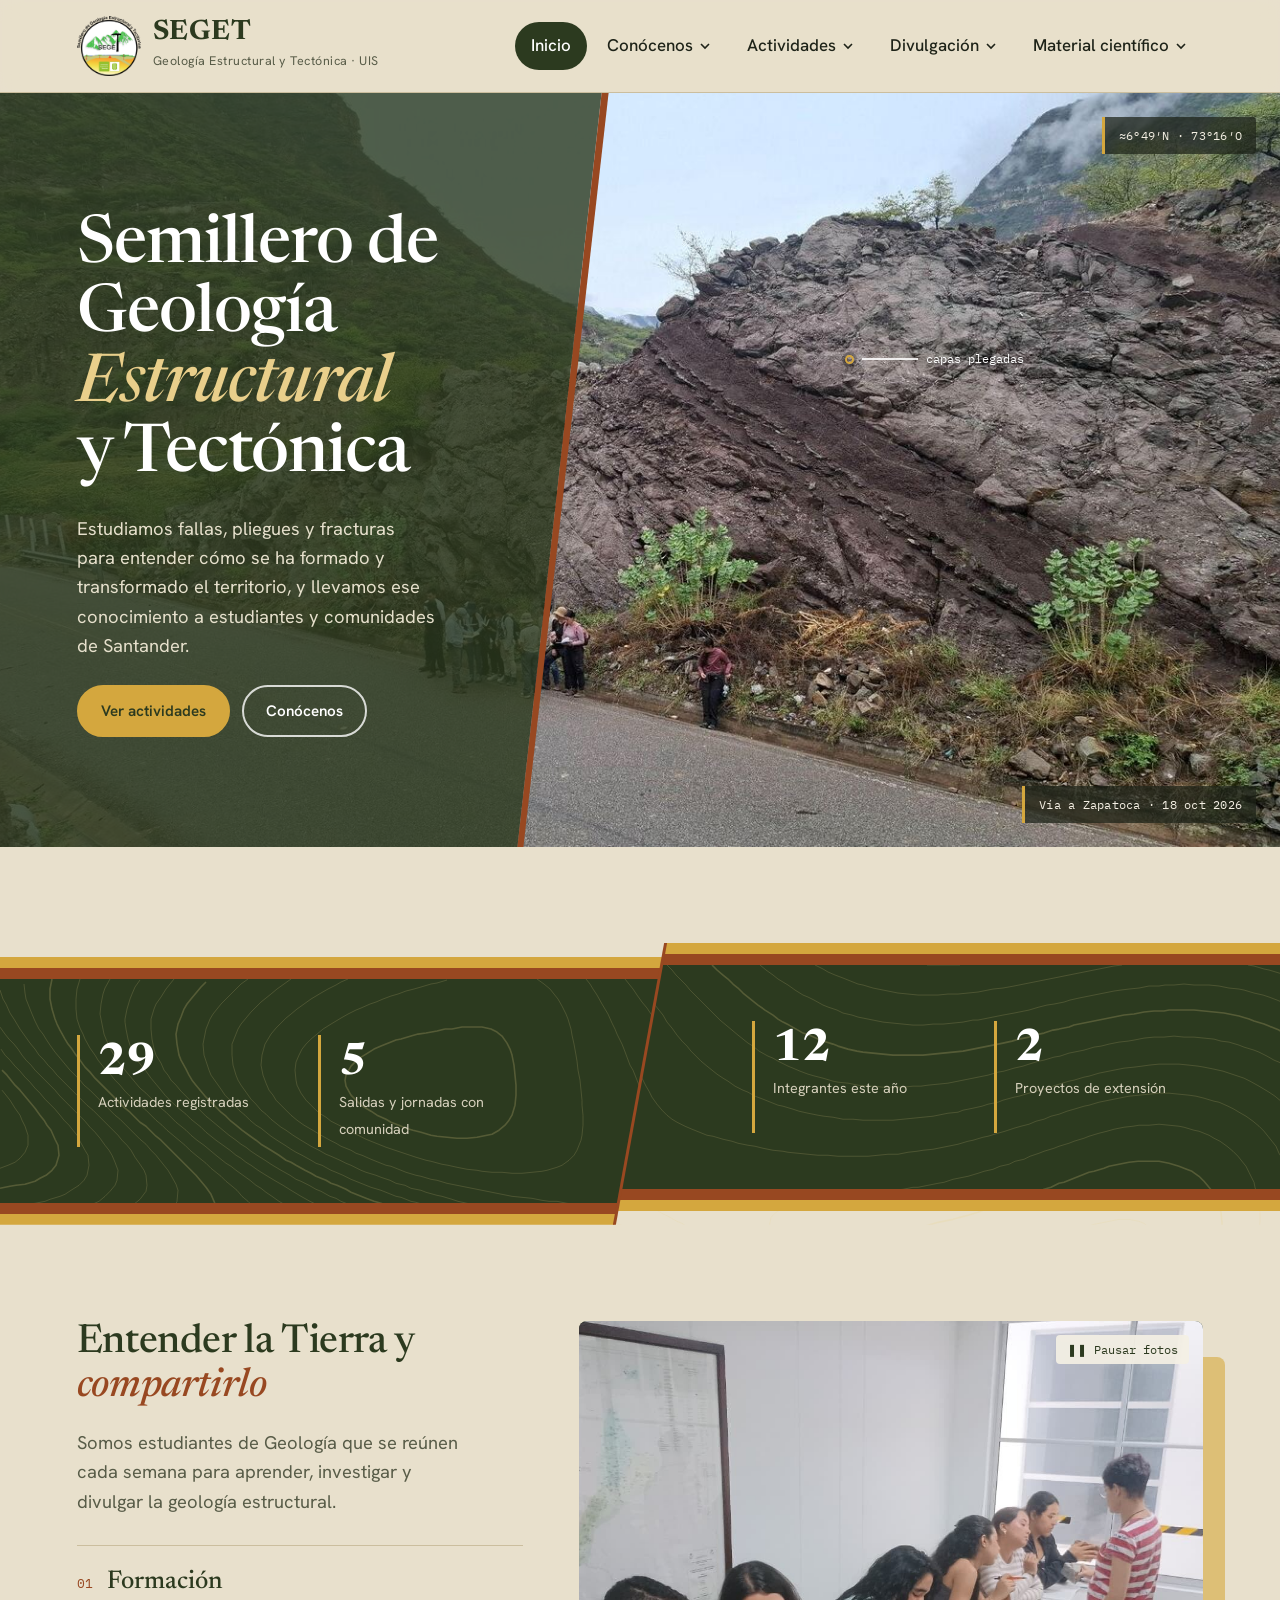
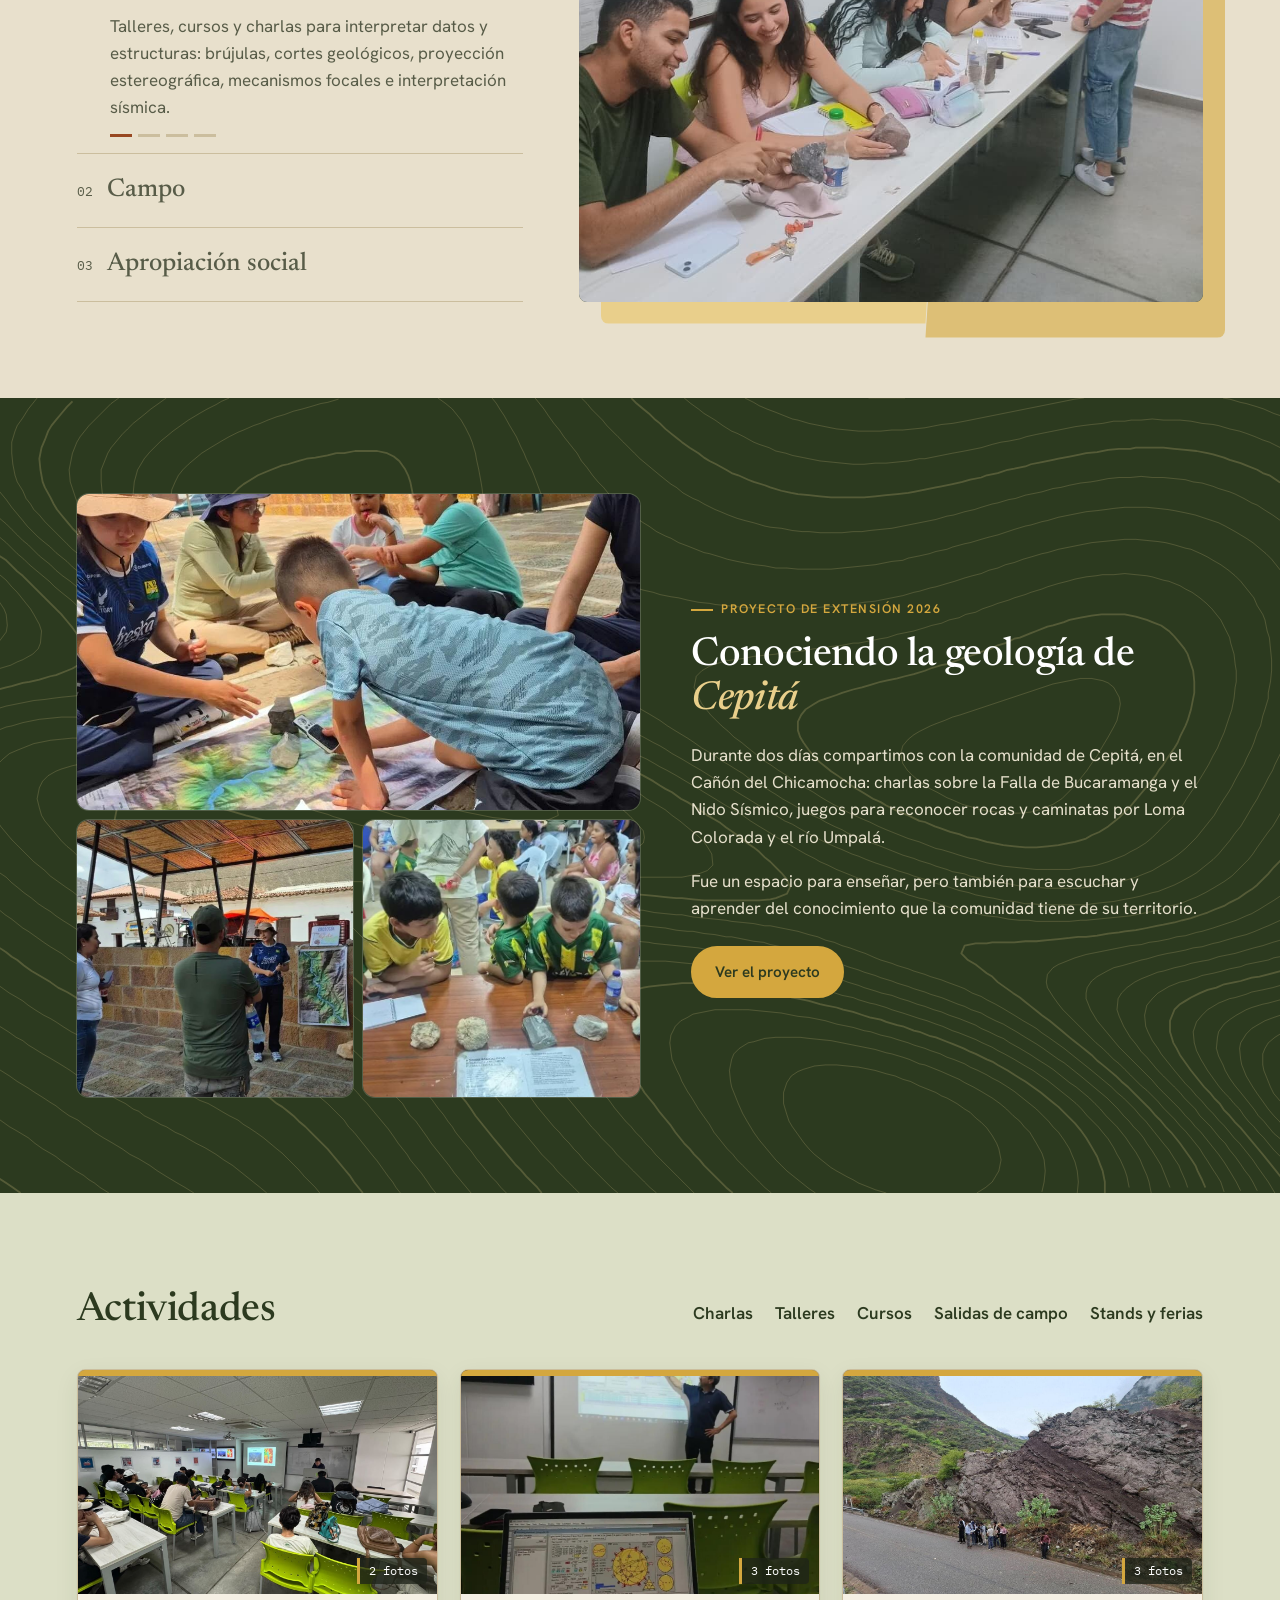
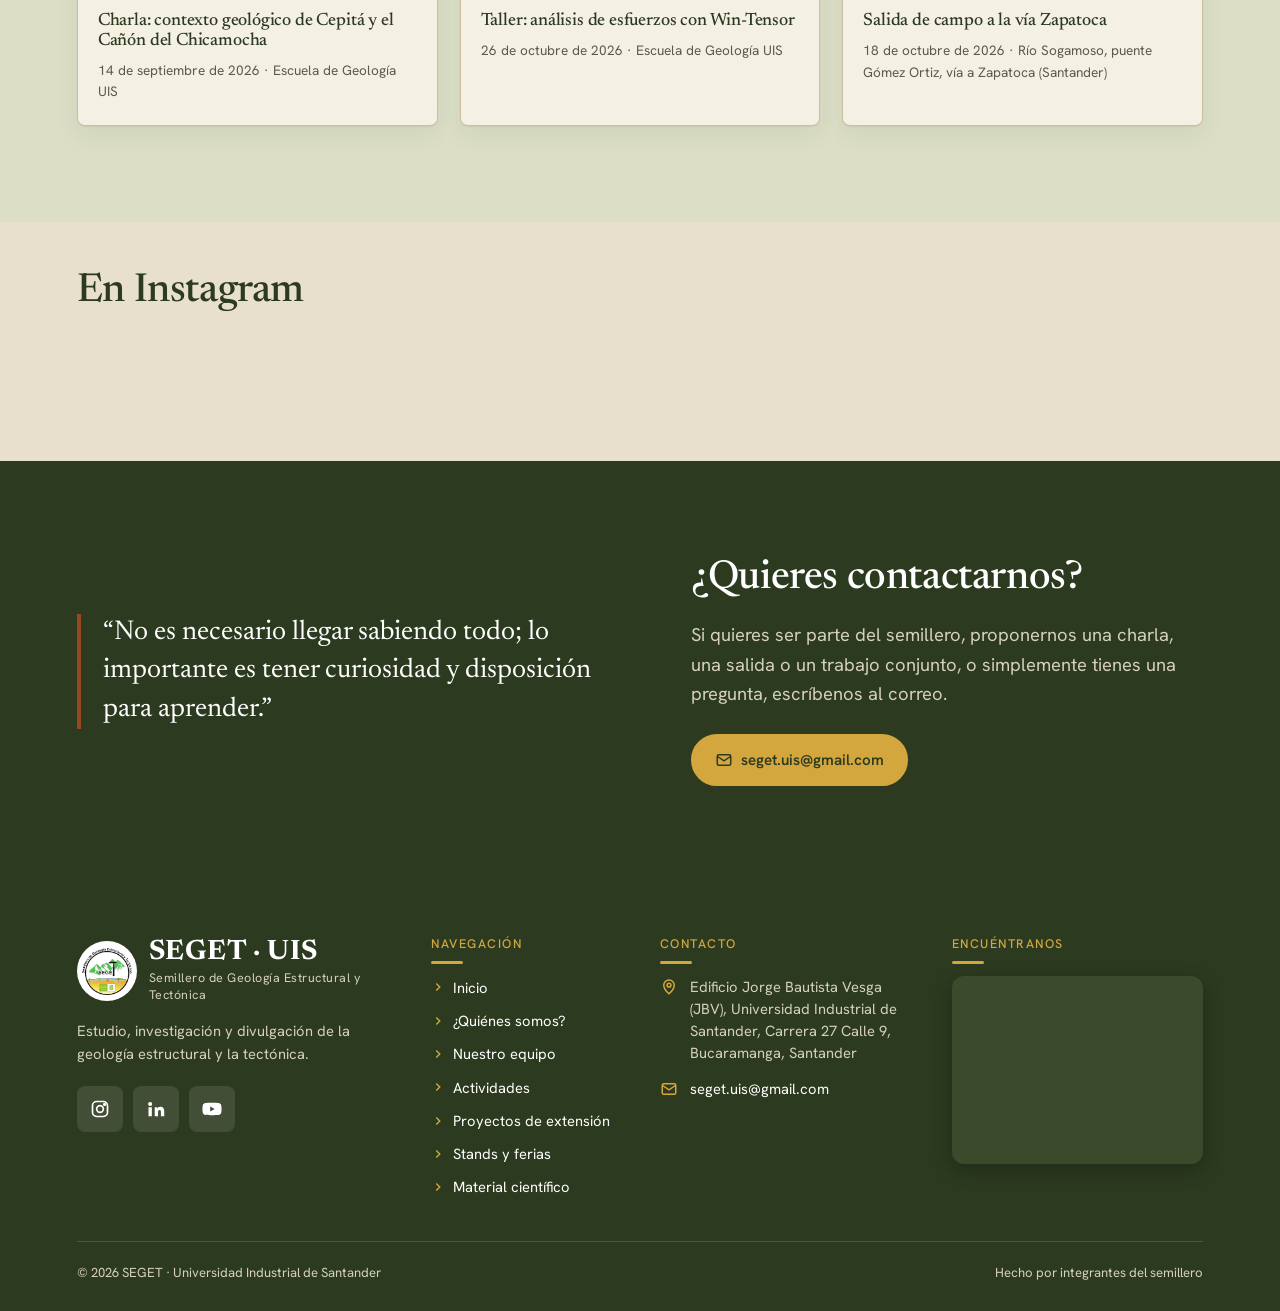
<file: index.html>
<!doctype html>
<html lang="es">
<head>
  <meta charset="utf-8">
  <meta name="viewport" content="width=device-width, initial-scale=1">
  <title>SEGET · Semillero de Geología Estructural y Tectónica · UIS</title>
  <meta name="description" content="Semillero de Geología Estructural y Tectónica de la Escuela de Geología de la Universidad Industrial de Santander. Estudiamos fallas, pliegues y fracturas, y llevamos la geología a las comunidades.">
  <meta name="theme-color" content="#2C3A1F">
  <meta property="og:title" content="SEGET · Semillero de Geología Estructural y Tectónica · UIS">
  <meta property="og:description" content="Semillero de Geología Estructural y Tectónica de la Escuela de Geología de la Universidad Industrial de Santander. Estudiamos fallas, pliegues y fracturas, y llevamos la geología a las comunidades.">
  <meta property="og:image" content="https://seget-uis.github.io/Seget-Uis/assets/img/compartir/inicio.jpg">
  <meta property="og:image:width" content="1200">
  <meta property="og:image:height" content="630">
  <meta property="og:url" content="https://seget-uis.github.io/Seget-Uis/">
  <link rel="canonical" href="https://seget-uis.github.io/Seget-Uis/">
  <meta property="og:type" content="website">
  <meta property="og:site_name" content="SEGET · UIS">
  <meta property="og:locale" content="es_CO">
  <meta name="twitter:card" content="summary_large_image">
  <link rel="icon" href="assets/img/logo-seget.png" type="image/png">
  <link rel="apple-touch-icon" href="assets/img/logo-seget-grande.png">
  <script type="application/ld+json">{"@context": "https://schema.org", "@type": "Organization", "name": "SEGET · Semillero de Geología Estructural y Tectónica", "alternateName": "SEGET UIS", "url": "https://seget-uis.github.io/Seget-Uis/", "logo": "https://seget-uis.github.io/Seget-Uis/assets/img/logo-seget-grande.png", "email": "seget.uis@gmail.com", "parentOrganization": {"@type": "CollegeOrUniversity", "name": "Universidad Industrial de Santander"}, "sameAs": ["https://www.instagram.com/seget.uis/", "https://www.youtube.com/@SEGETUIS", "https://www.linkedin.com/company/semillero-de-investigaci%C3%B3n-en-geolog%C3%ADa-estructural-y-tect%C3%B3nica/"]}</script>
  <link rel="preconnect" href="https://fonts.googleapis.com">
  <link rel="preconnect" href="https://fonts.gstatic.com" crossorigin>
  <link href="https://fonts.googleapis.com/css2?family=Newsreader:ital,opsz,wght@0,6..72,400;0,6..72,500;0,6..72,600;1,6..72,500&family=Hanken+Grotesk:wght@400;500;600;700&family=IBM+Plex+Mono:wght@400;500&display=swap" rel="stylesheet">
  <link rel="stylesheet" href="assets/css/seget.css">
  <script src="assets/js/seget.js" defer></script>
</head>
<body data-pagina="inicio">
<main>
  <section class="hero">
    <div class="hero-texto">
      <h1>Semillero de Geología <em>Estructural</em> y&nbsp;Tectónica</h1>
      <p class="lead">Estudiamos fallas, pliegues y fracturas para entender cómo se ha formado y transformado el territorio, y llevamos ese conocimiento a estudiantes y comunidades de Santander.</p>
      <div class="hero-acciones">
        <a class="boton" href="actividades.html">Ver actividades</a>
        <a class="boton boton--claro" href="nosotros.html">Conócenos</a>
      </div>
    </div>
    <figure class="hero-foto">
      <div class="hero-recorte">
        <img src="assets/img/actividades/2026/zapatoca-b.jpg" alt="Integrantes del semillero frente a un afloramiento de rocas plegadas en la vía a Zapatoca" width="1400" height="787">
      </div>
      <figcaption>Vía a Zapatoca · 18 oct 2026</figcaption>
      <span class="coordenadas" aria-hidden="true">≈6°49′N · 73°16′O</span>
      <span class="nota-campo" aria-hidden="true"><i></i>capas plegadas</span>
    </figure>
  </section>

  <section class="evento-seccion" id="proximo-evento" aria-label="Próximo evento" hidden></section>

  <div class="cf">
  <span class="cf-linea" aria-hidden="true"></span>
  <section class="cf-seccion" aria-label="El semillero en cifras">
    <div class="contenedor">
      <div class="cifras">
        <div class="cifra"><strong id="c-actividades">29</strong><span>Actividades registradas</span></div>
        <div class="cifra"><strong id="c-salidas">6</strong><span>Salidas y jornadas con comunidad</span></div>
        <div class="cifra"><strong id="c-integrantes">11</strong><span>Integrantes este año</span></div>
        <div class="cifra"><strong>2</strong><span>Proyectos de extensión</span></div>
      </div>
    </div>
  </section>
  </div>

  <section class="seccion" id="que-hacemos" aria-labelledby="qh-titulo">
    <div class="contenedor qh">
      <div>
        <h2 id="qh-titulo">Entender la Tierra y <em>compartirlo</em></h2>
        <p class="lead">Somos estudiantes de Geología que se reúnen cada semana para aprender, investigar y divulgar la geología estructural.</p>
        <ul class="qh-lista">
          <li class="activa"><button type="button" aria-expanded="true" aria-controls="qh-1"><span class="num">01</span><b>Formación</b></button>
            <div class="qh-detalle" id="qh-1"><div><p>Talleres, cursos y charlas para interpretar datos y estructuras: brújulas, cortes geológicos, proyección estereográfica, mecanismos focales e interpretación sísmica.</p><div class="qh-puntos" aria-hidden="true"></div></div></div></li>
          <li><button type="button" aria-expanded="false" aria-controls="qh-2"><span class="num">02</span><b>Campo</b></button>
            <div class="qh-detalle" id="qh-2"><div><p>Salidas a afloramientos de Santander y Antioquia para medir, dibujar e interpretar fallas, pliegues y deformación en las rocas.</p><div class="qh-puntos" aria-hidden="true"></div></div></div></li>
          <li><button type="button" aria-expanded="false" aria-controls="qh-3"><span class="num">03</span><b>Apropiación social</b></button>
            <div class="qh-detalle" id="qh-3"><div><p>Jornadas con colegios y comunidades, como Los Santos y Cepitá, para que la gente conozca la geología del territorio que habita.</p><div class="qh-puntos" aria-hidden="true"></div></div></div></li>
        </ul>
      </div>
      <div class="bloque-fallado"><div class="qh-panel" aria-live="off"></div></div>
    </div>
  </section>

  <section class="seccion seccion--curvas">
    <div class="contenedor destacado">
      <div class="destacado-fotos">
        <img src="assets/img/actividades/2026/cepita-c.jpg" alt="Niños de Cepitá trabajando sobre un mapa con integrantes del semillero" loading="lazy">
        <img src="assets/img/actividades/2026/cepita-d.jpg" alt="Charla en el parque principal de Cepitá" loading="lazy">
        <img src="assets/img/actividades/2026/cepita-f.jpg" alt="Niños identificando rocas" loading="lazy">
      </div>
      <div>
        <span class="etiqueta">Proyecto de extensión 2026</span>
        <h2>Conociendo la geología de <em class="acento">Cepitá</em></h2>
        <p>Durante dos días compartimos con la comunidad de Cepitá, en el Cañón del Chicamocha: charlas sobre la Falla de Bucaramanga y el Nido Sísmico, juegos para reconocer rocas y caminatas por Loma Colorada y el río Umpalá.</p>
        <p>Fue un espacio para enseñar, pero también para escuchar y aprender del conocimiento que la comunidad tiene de su territorio.</p>
        <div class="hero-acciones mt-2">
          <a class="boton" href="proyectos.html#cepita-2026">Ver el proyecto</a>
        </div>
      </div>
    </div>
  </section>

  <section class="seccion seccion--musgo">
    <div class="contenedor">
      <div class="encabezado-seccion">
        <div>
          <h2>Actividades</h2>
        </div>
        <nav class="secciones-actividad" aria-label="Ver por tipo de actividad">
          <a href="actividades.html#charlas">Charlas</a>
          <a href="actividades.html#talleres">Talleres</a>
          <a href="actividades.html#cursos">Cursos</a>
          <a href="actividades.html#salidas">Salidas de campo</a>
          <a href="stands.html">Stands y ferias</a>
        </nav>
      </div>
      <div class="rejilla rejilla--3" id="ultimas"></div>
    </div>
  </section>


  <section class="seccion seccion--instagram">
    <div class="contenedor">
      <h2>En Instagram</h2>
      <div id="instagram" class="mt-2"></div>
    </div>
  </section>

  <section class="seccion seccion--bosque">
    <div class="contenedor destacado">
      <blockquote class="cita">“No es necesario llegar sabiendo todo; lo importante es tener curiosidad y disposición para aprender.”</blockquote>
      <div>
        <h2>¿Quieres contactarnos?</h2>
        <p class="lead">Si quieres ser parte del semillero, proponernos una charla, una salida o un trabajo conjunto, o simplemente tienes una pregunta, escríbenos al correo.</p>
        <div class="hero-acciones mt-2">
          <a class="boton boton--ocre" href="mailto:seget.uis@gmail.com"><svg width="18" height="18" viewBox="0 0 24 24" fill="none" stroke="currentColor" stroke-width="2" aria-hidden="true"><rect x="3" y="5" width="18" height="14" rx="2"/><path d="m3 7 9 6 9-6"/></svg> seget.uis@gmail.com</a>
        </div>
      </div>
    </div>
  </section>
</main>
</body>
</html>
</file>
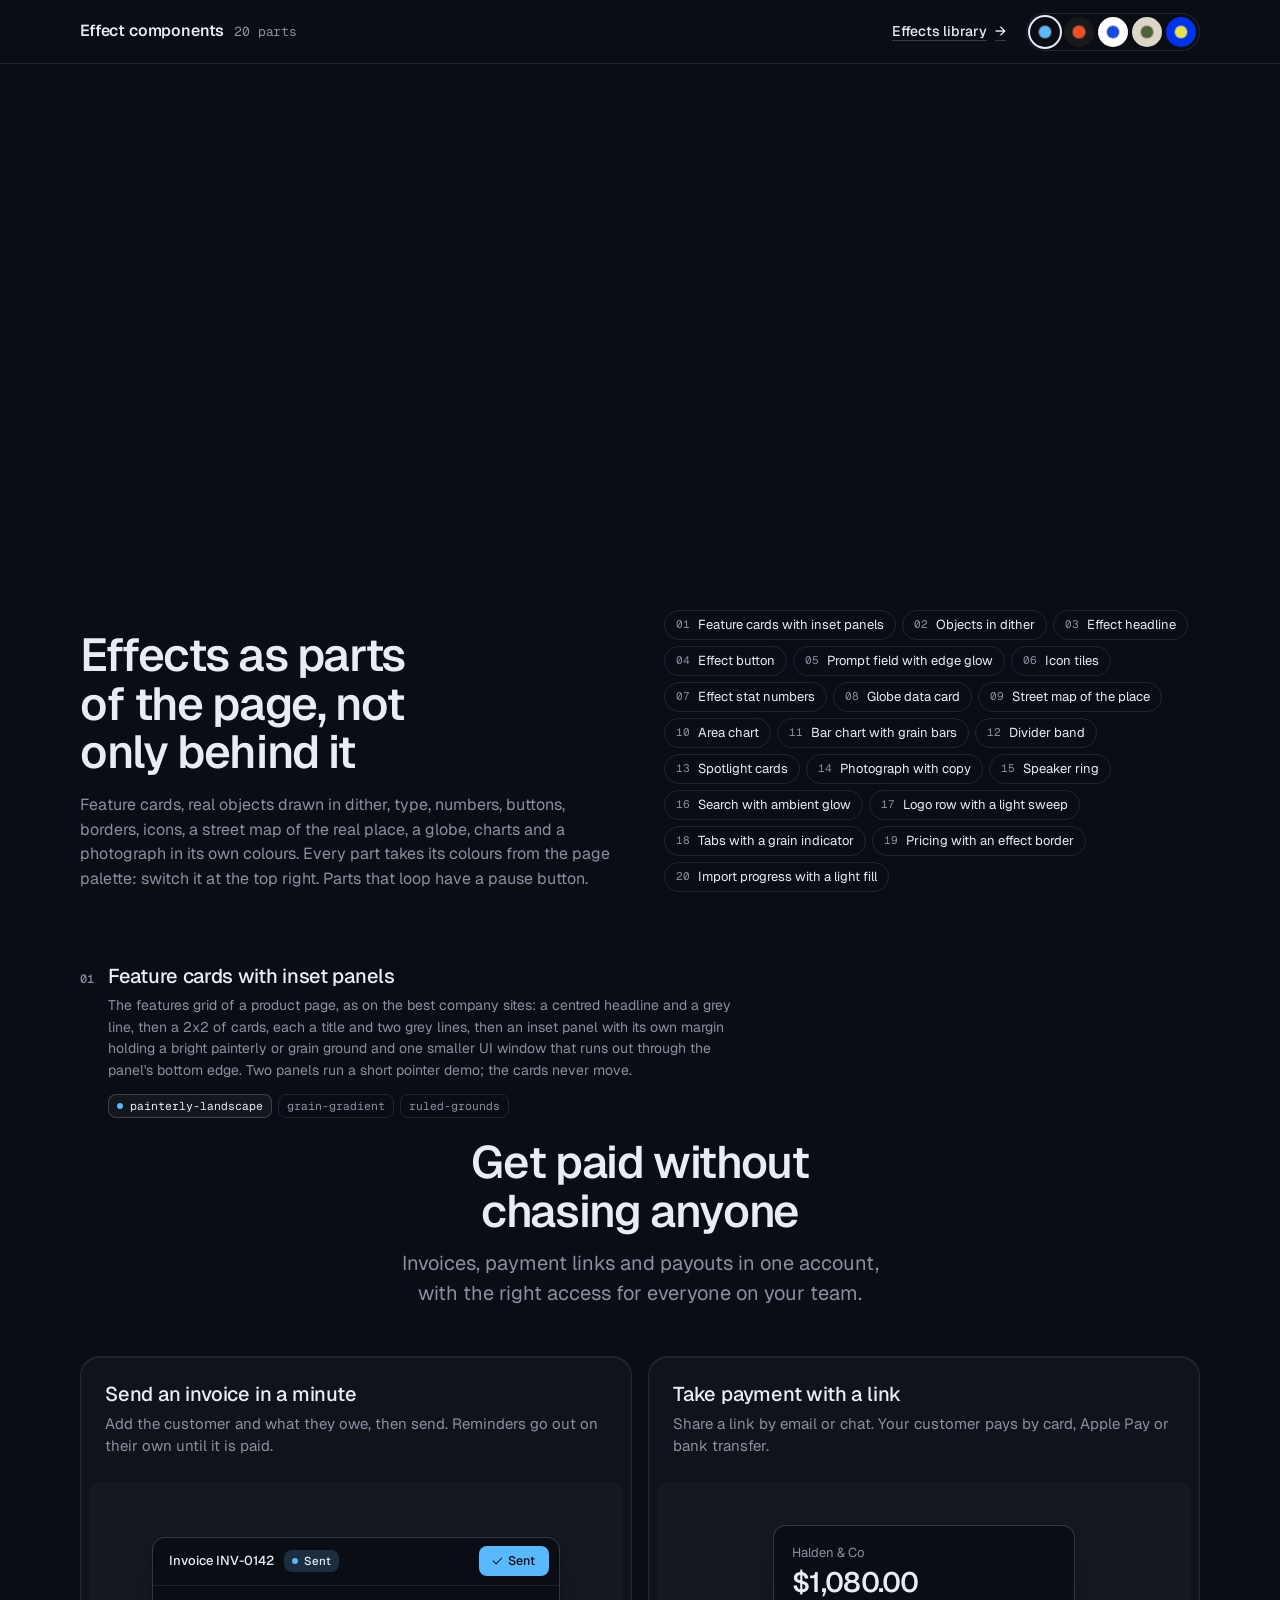
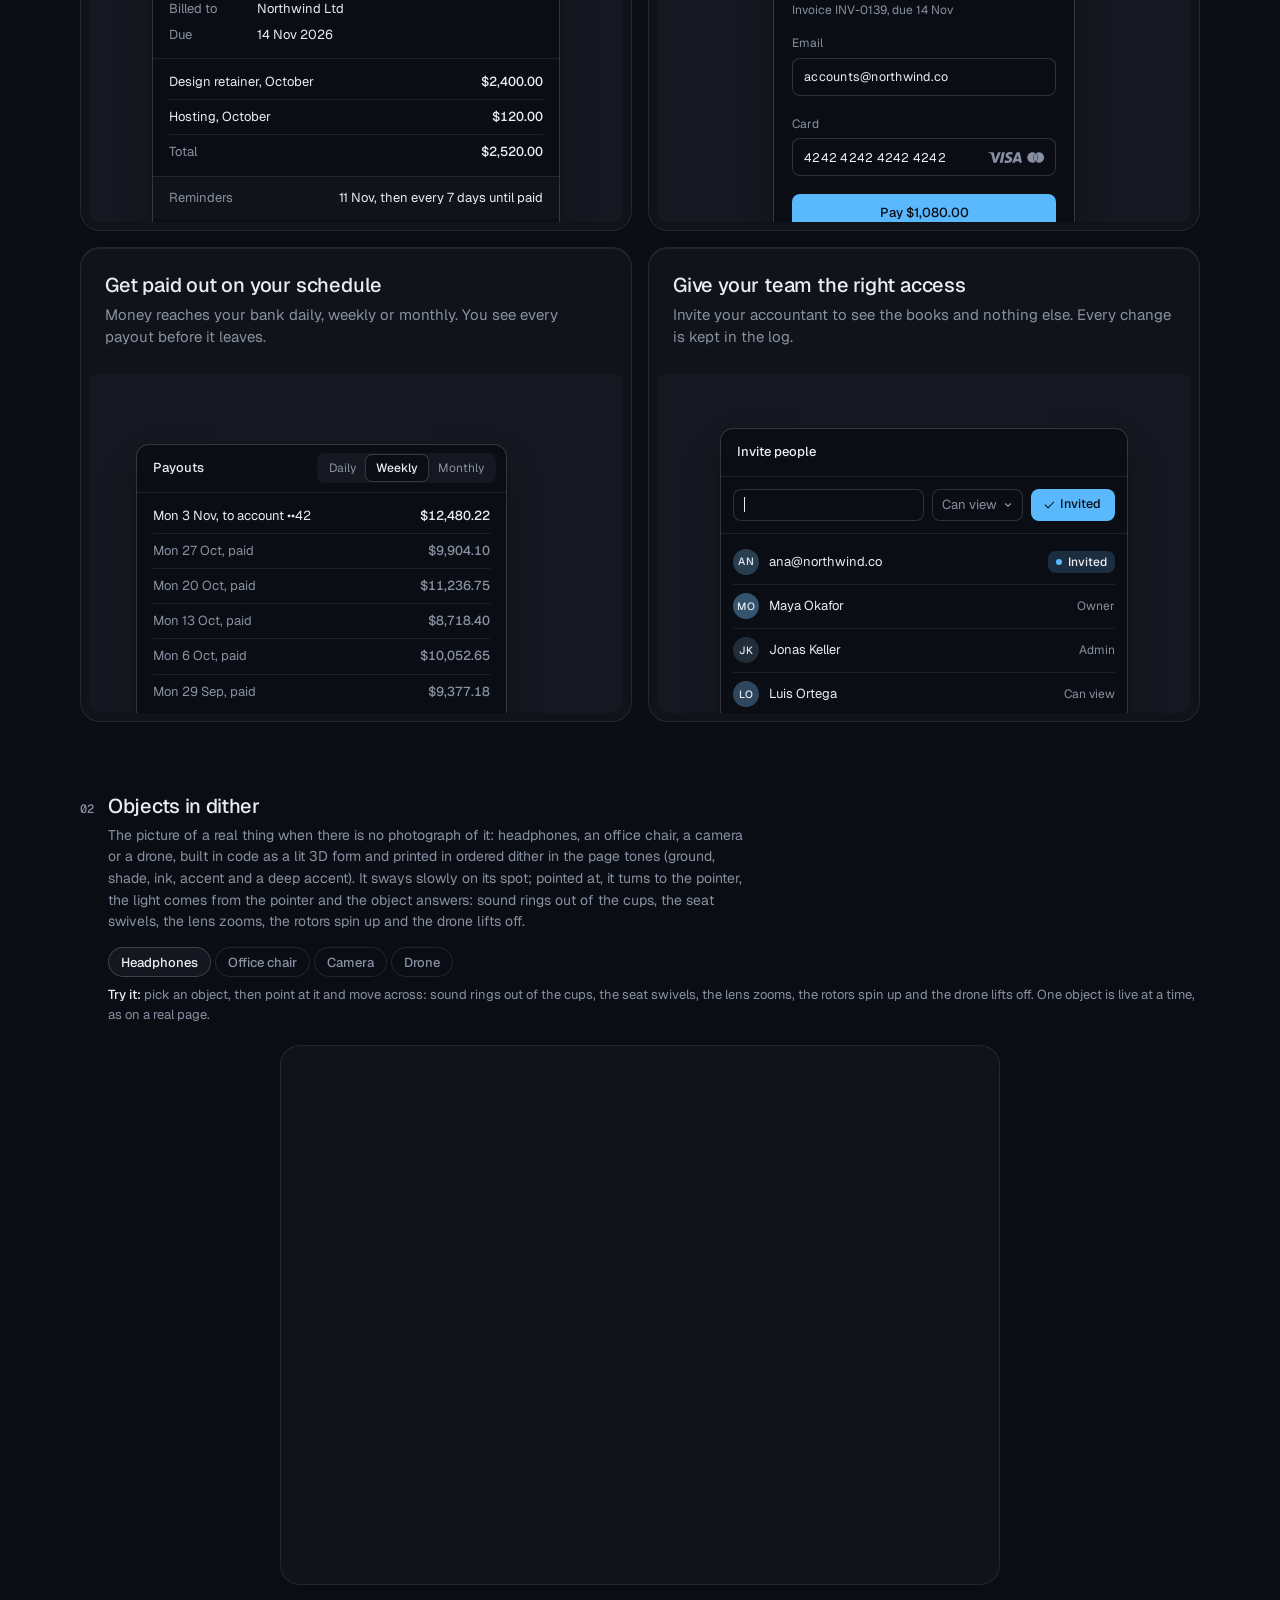
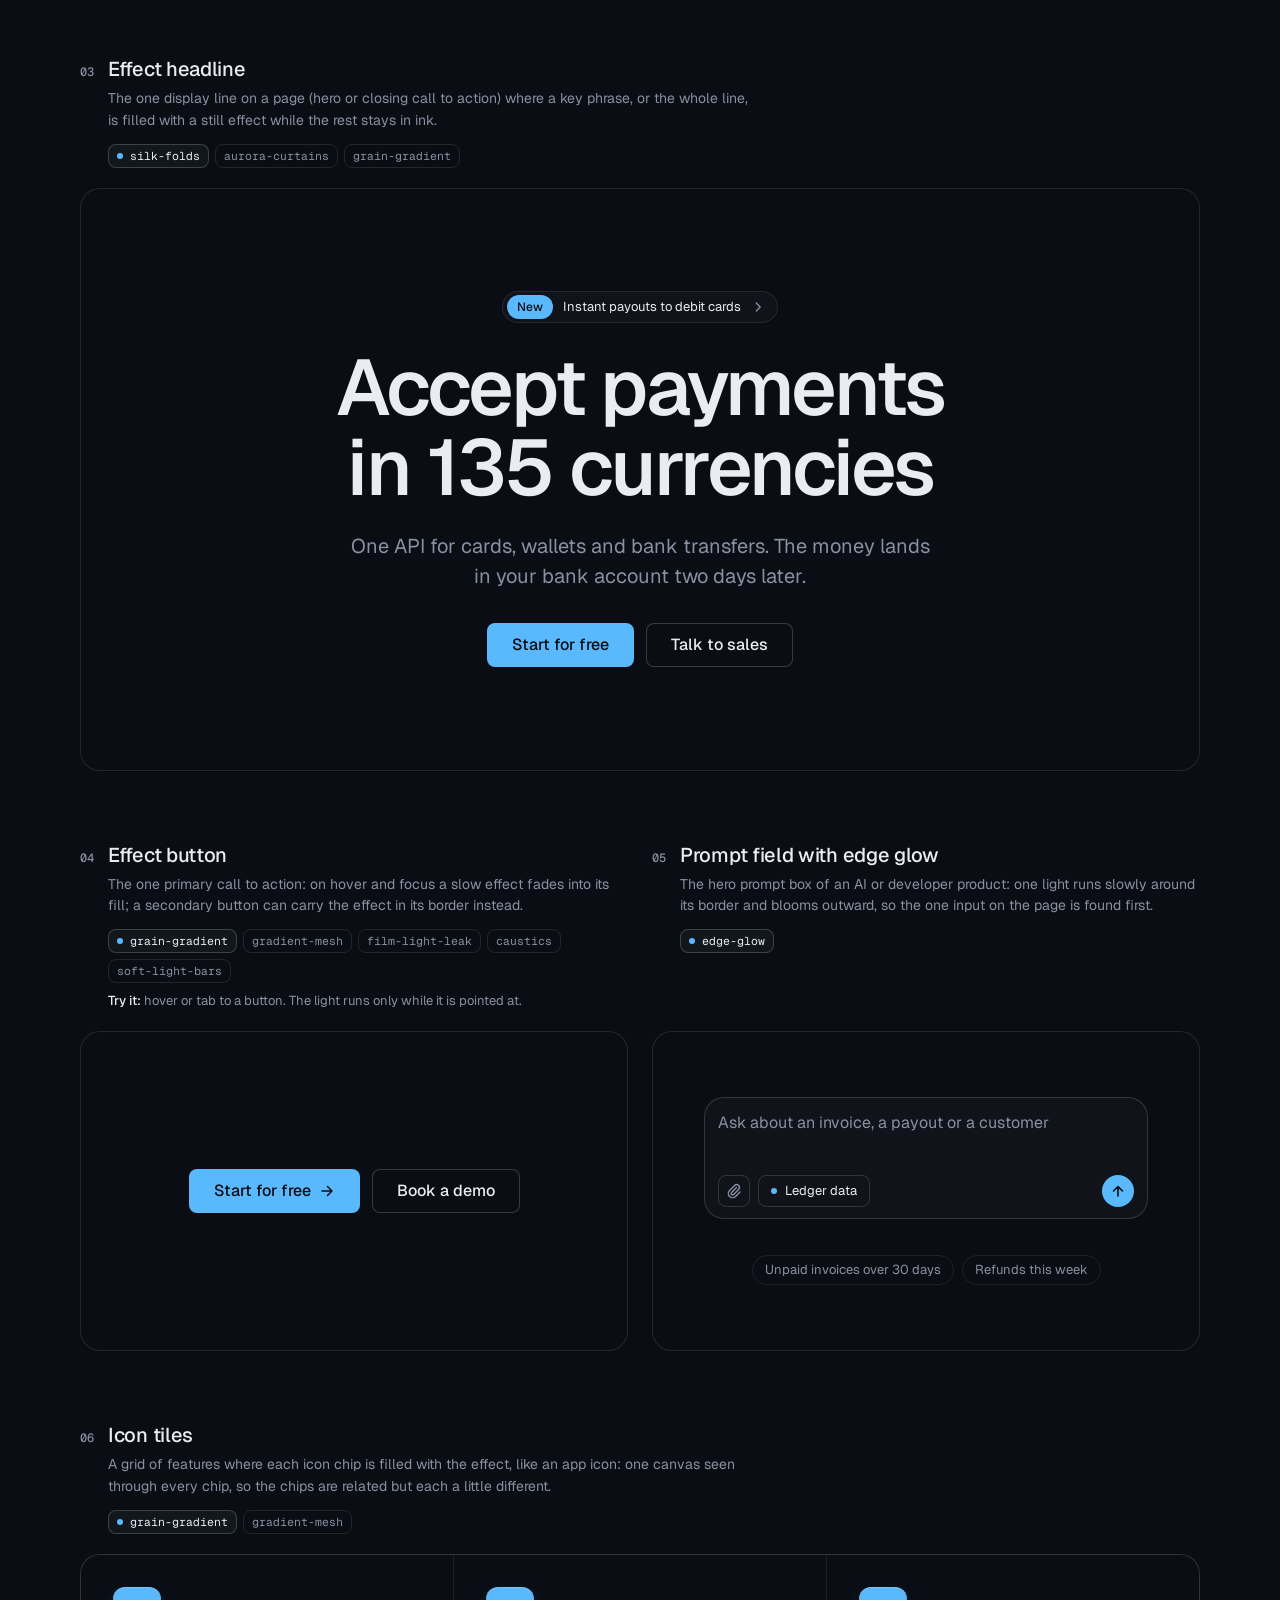
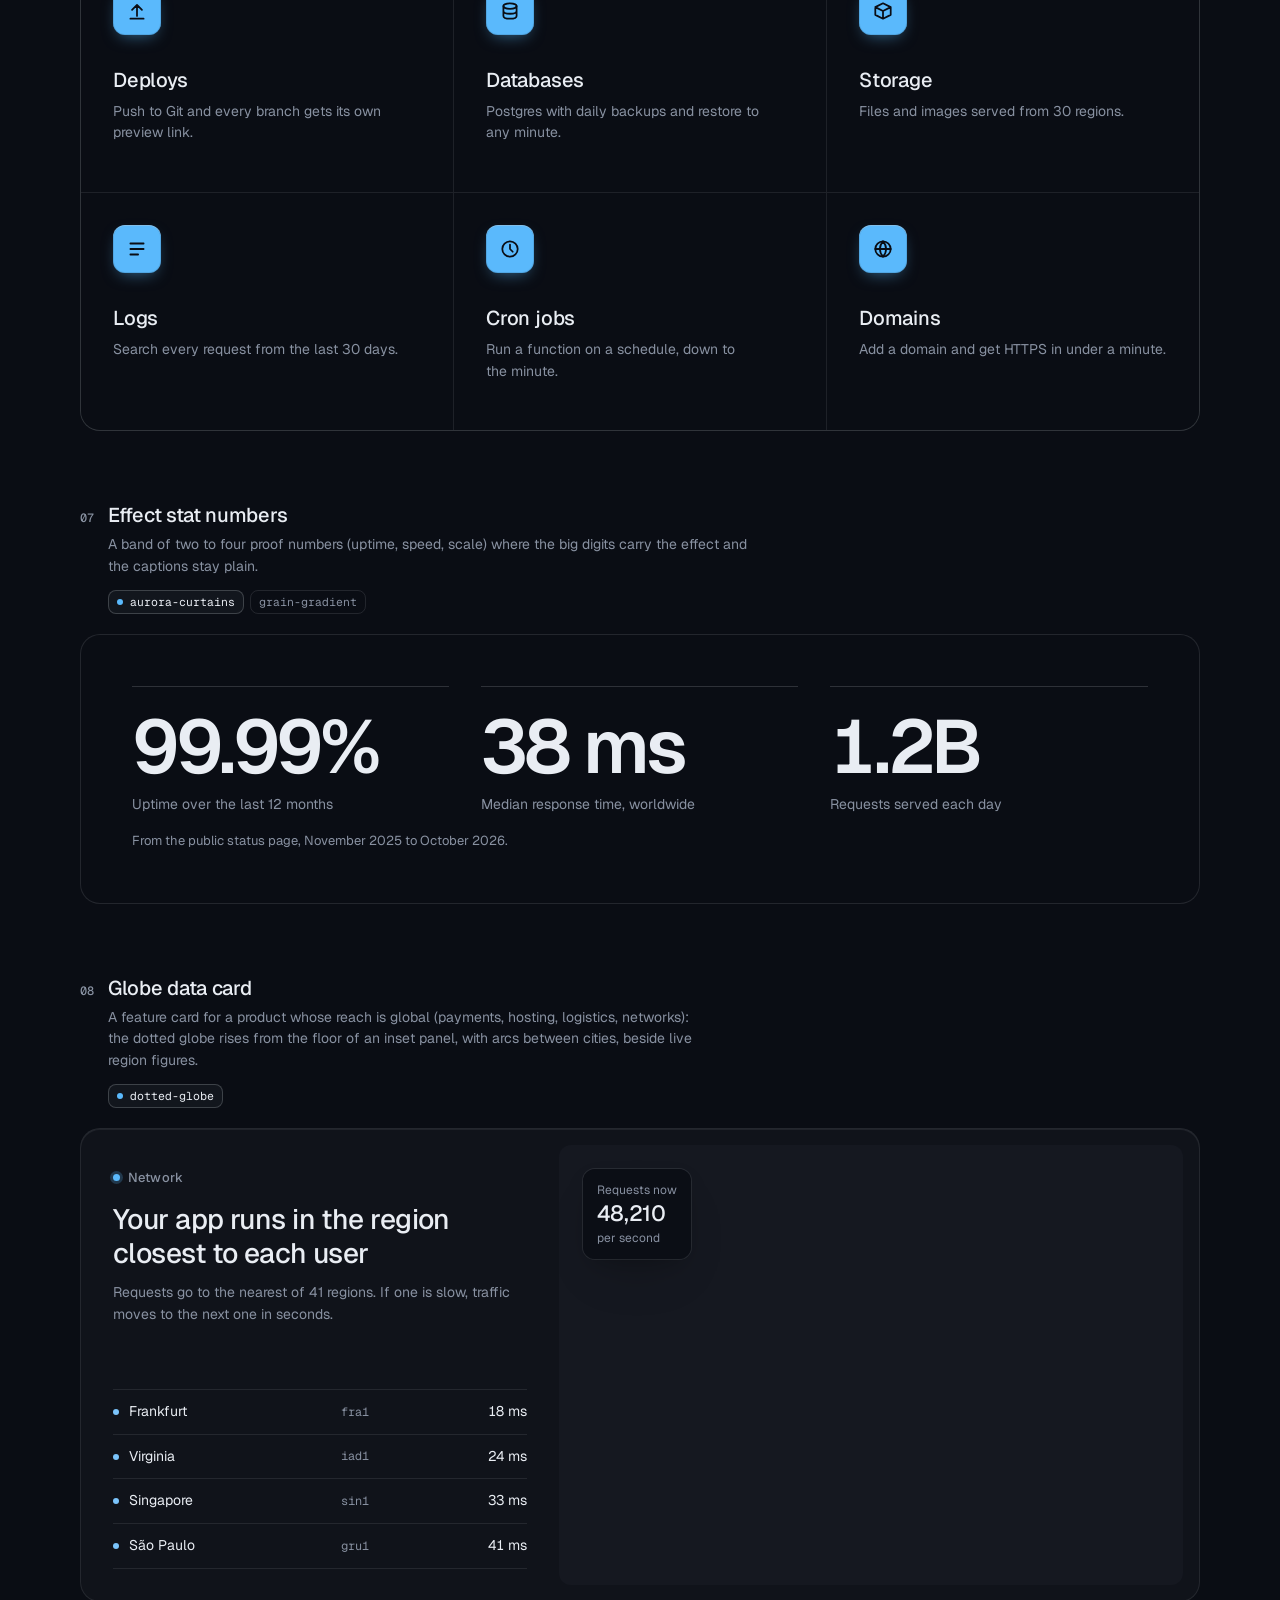
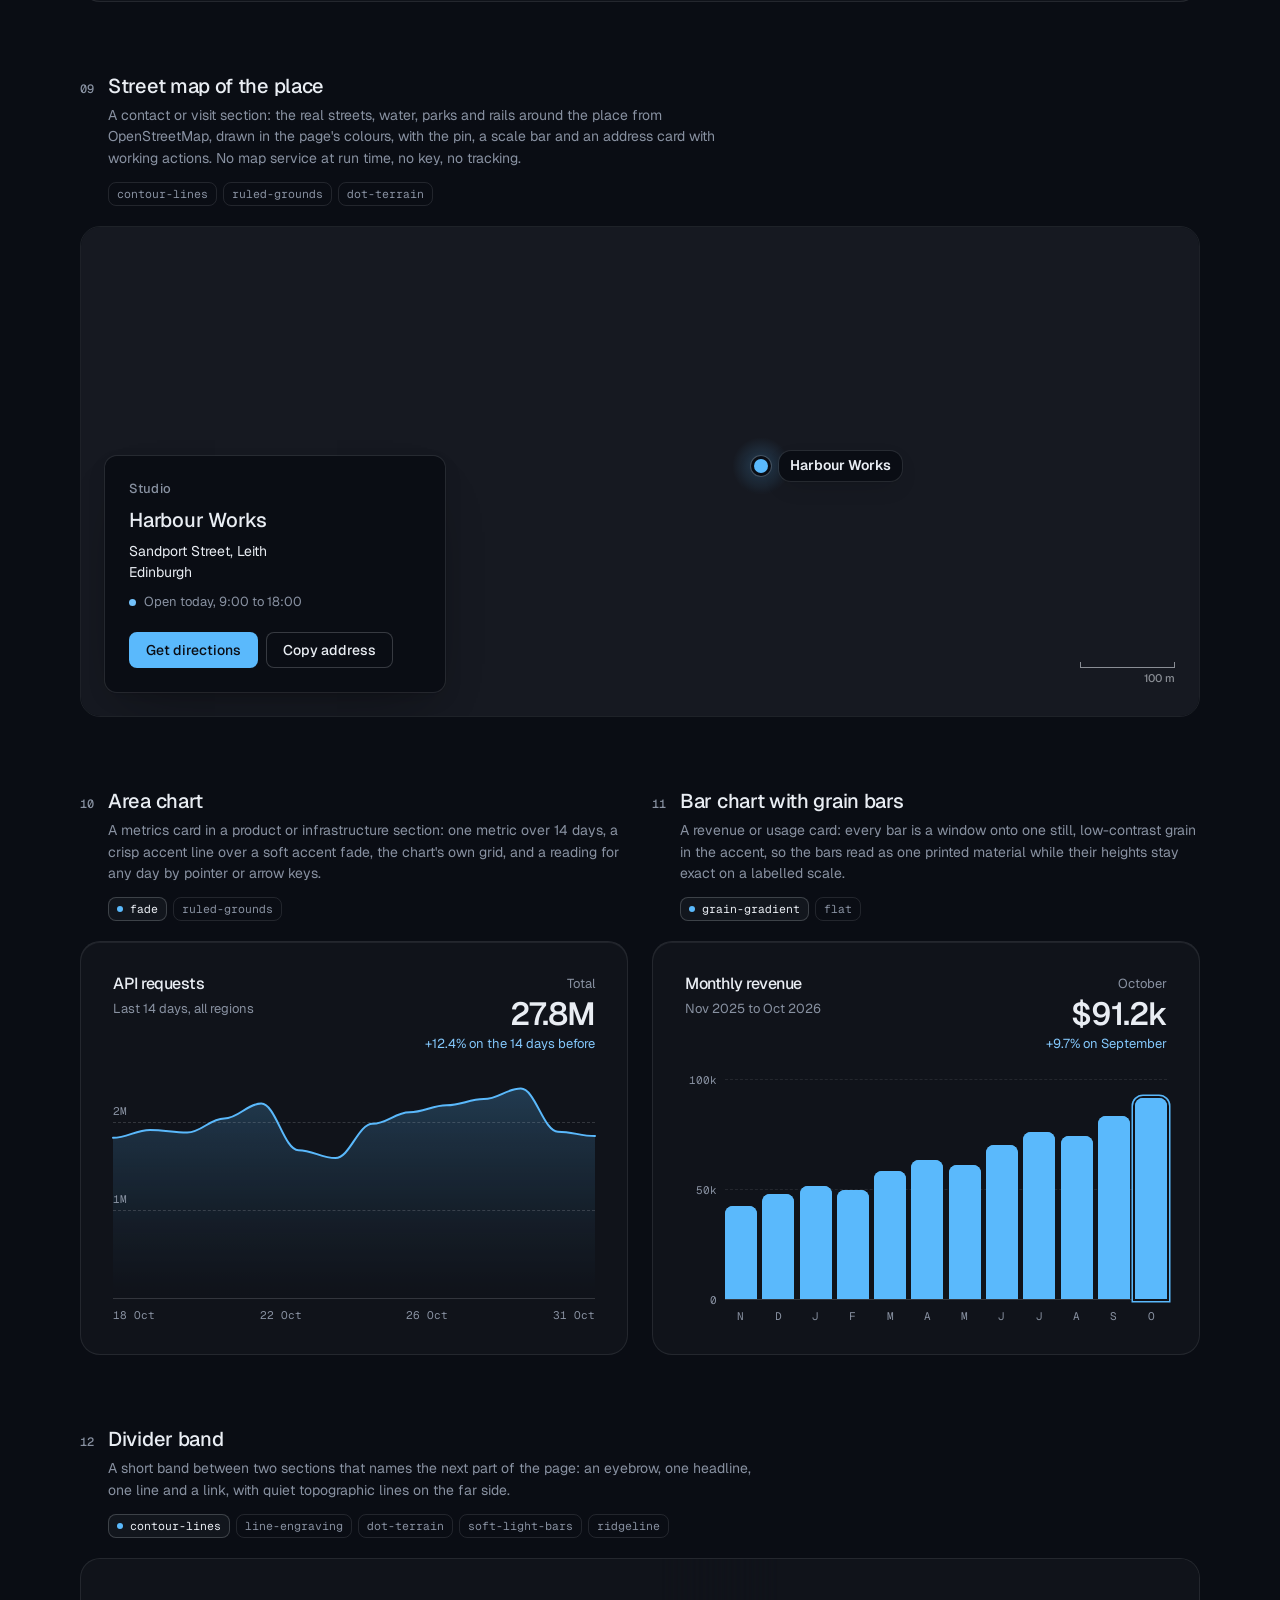
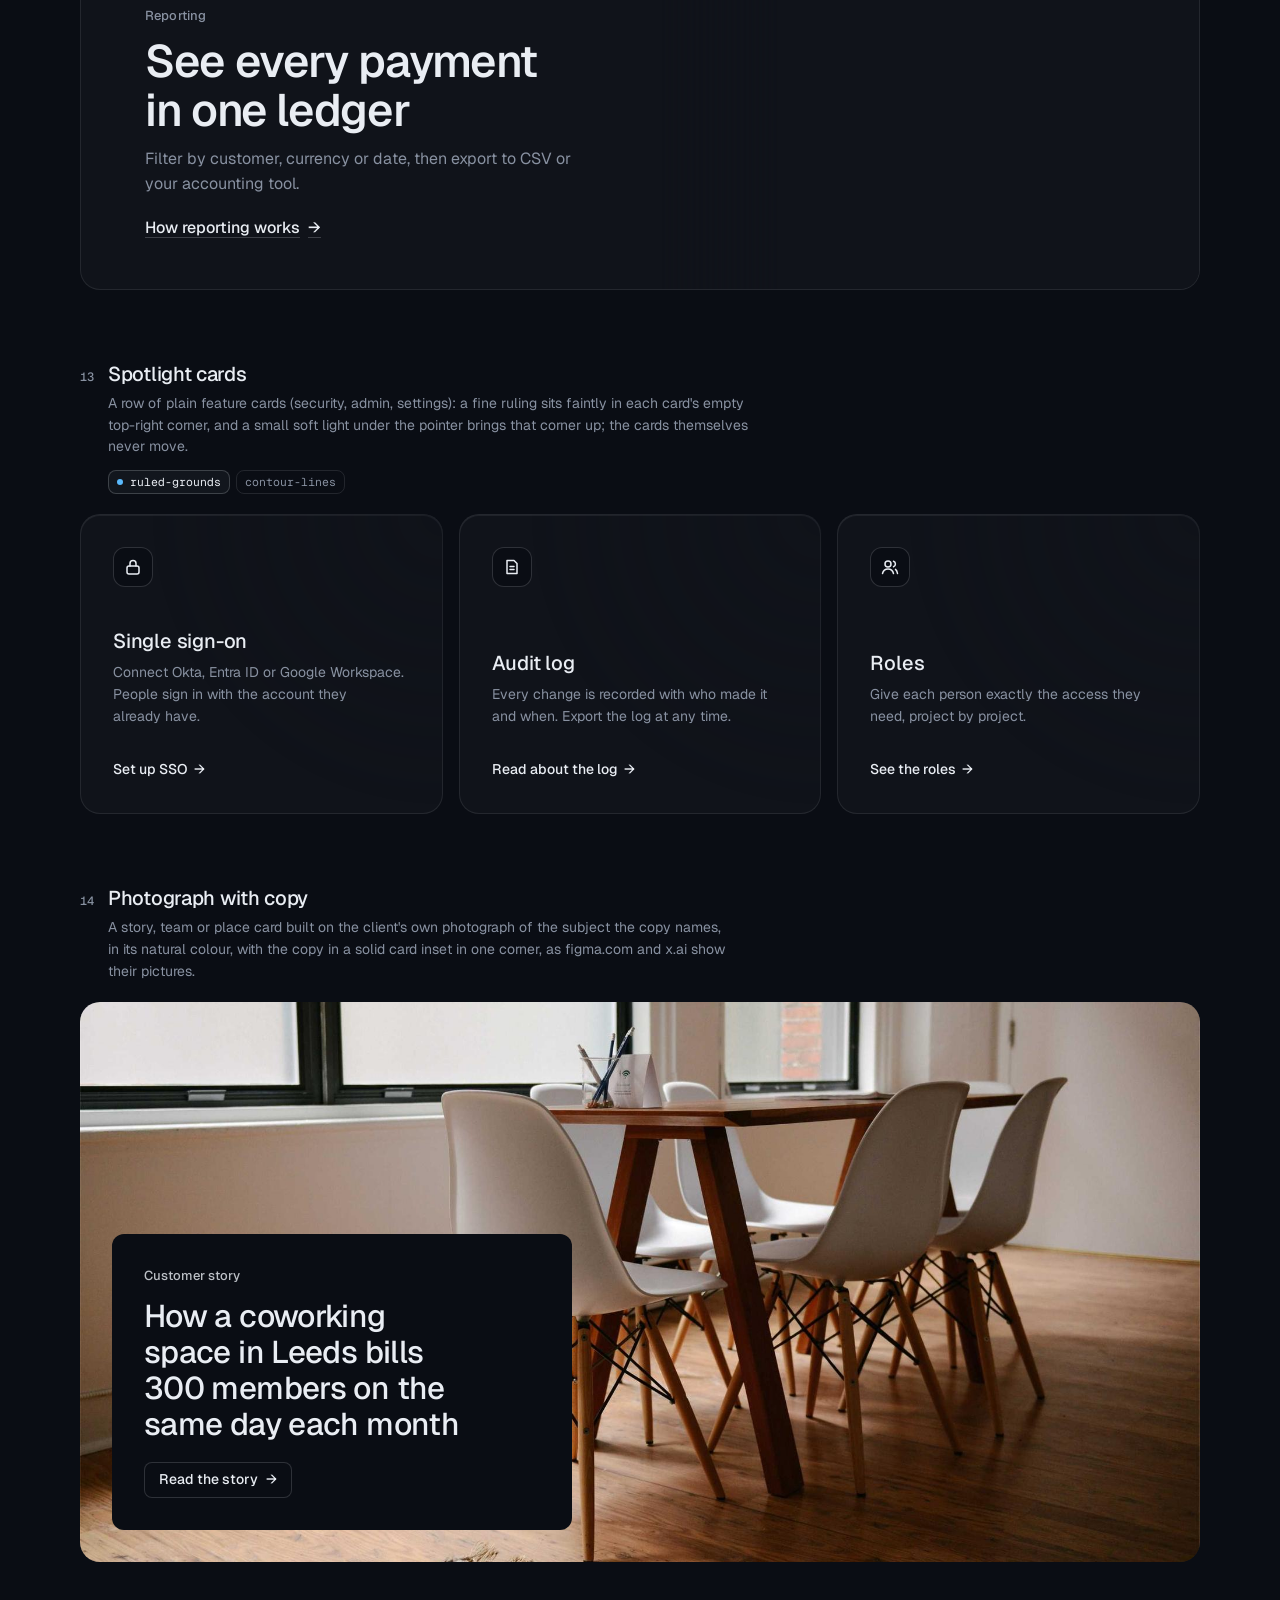
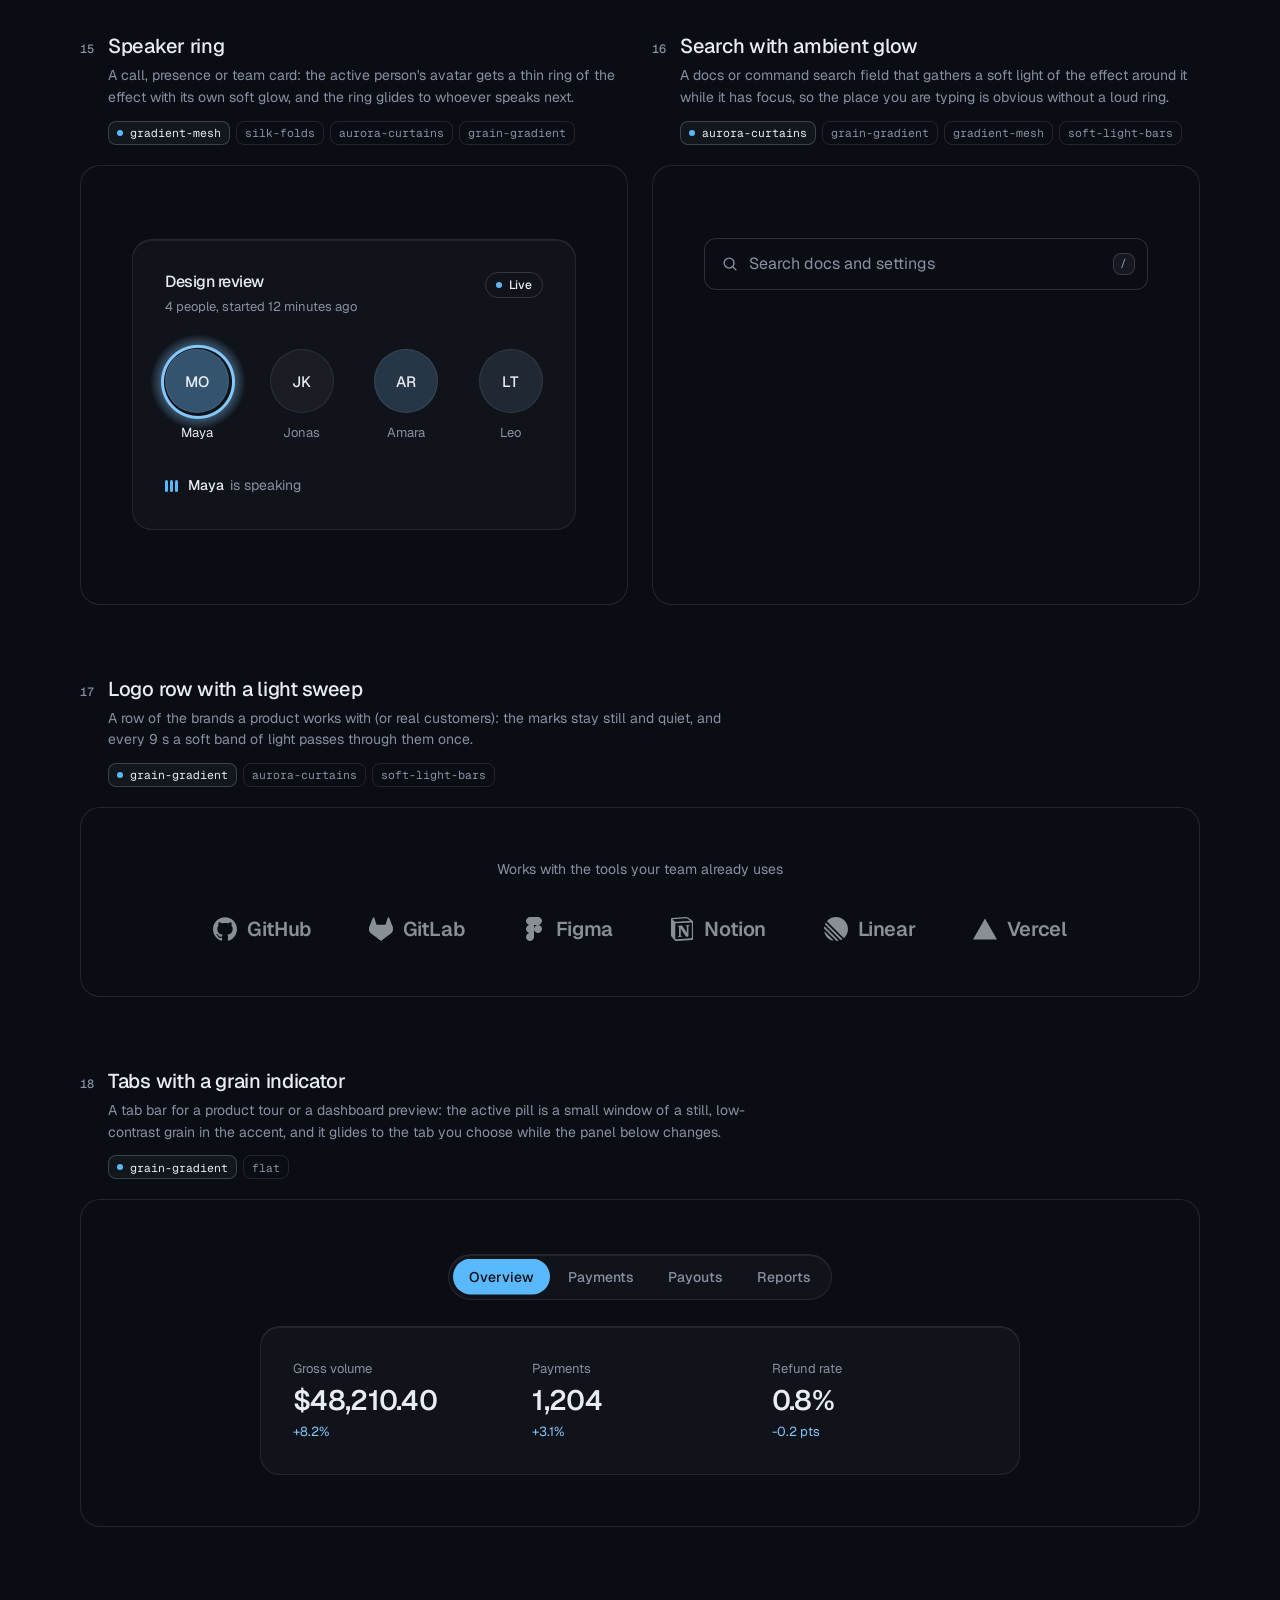
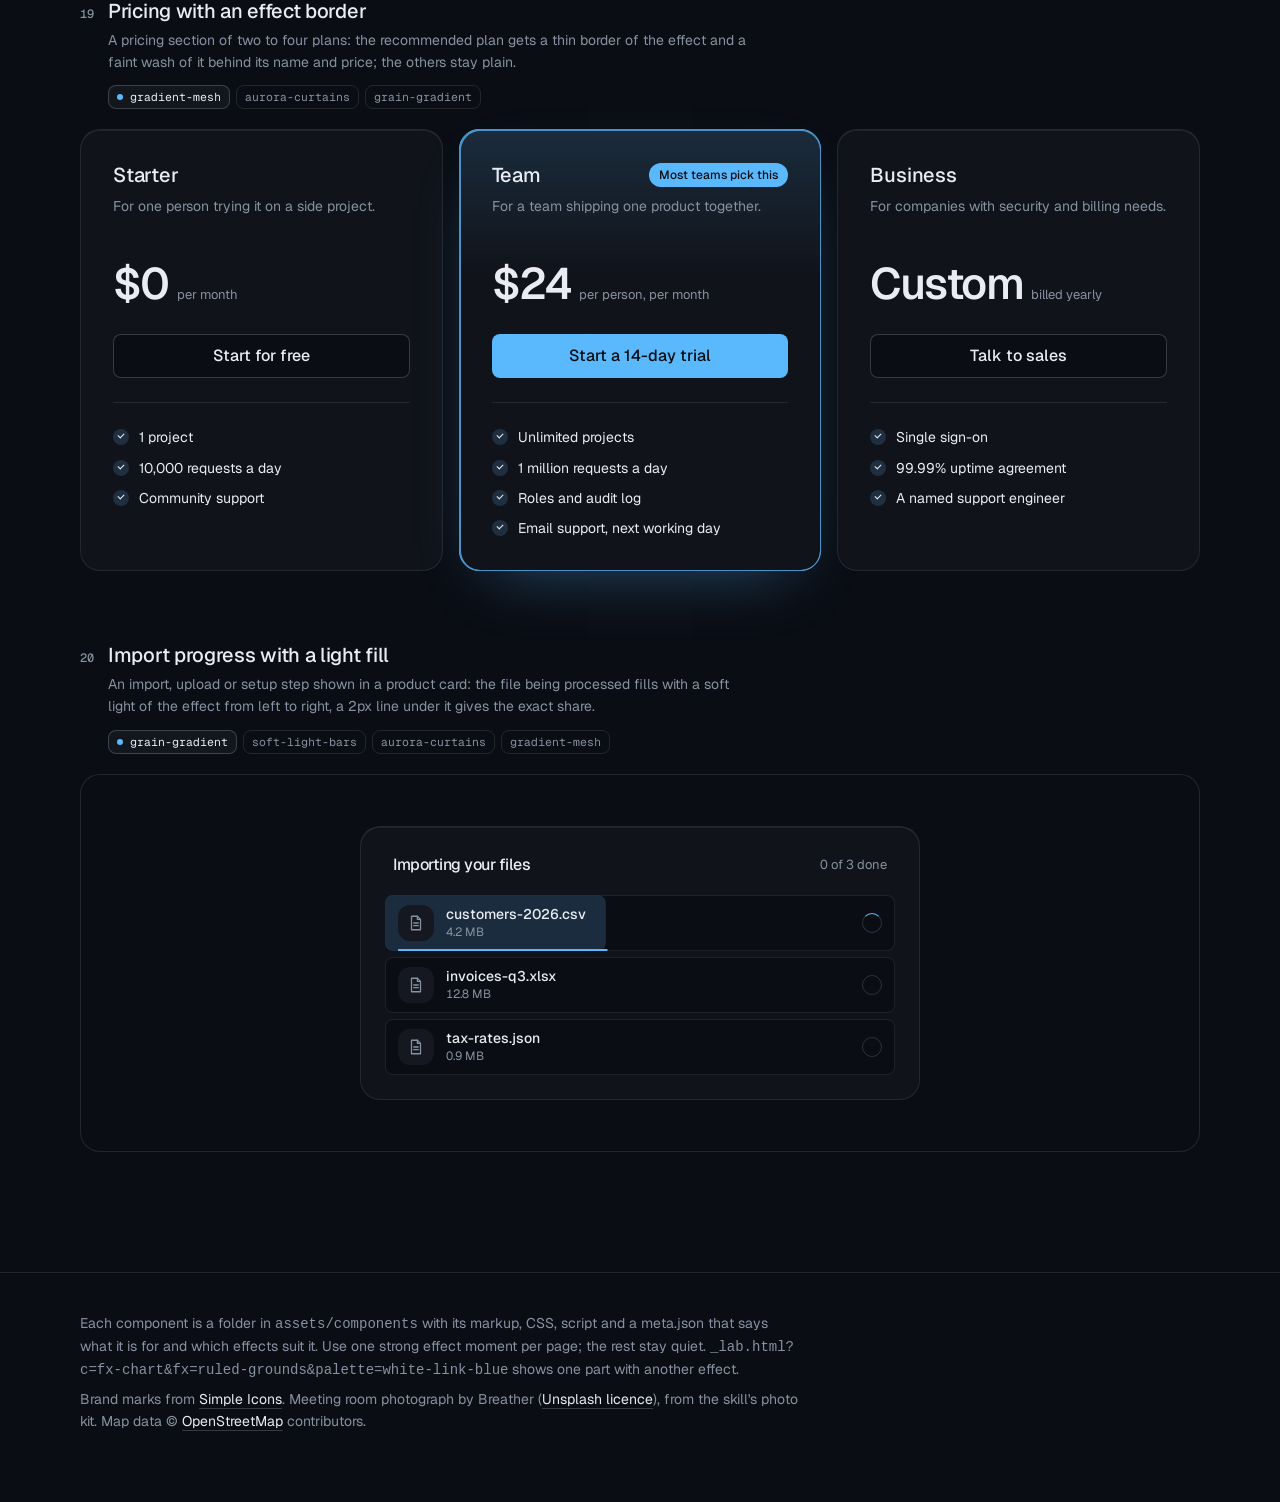
<file: .claude/skills/design-taste-frontend/assets/components/index.html>
<!doctype html>
<html lang="en" data-radius="soft">
<head>
<script>window.__tpGlMax = 16;   /* a gallery shows many live effects at once; a page of a site keeps the default 4 (fx.js) */</script>
<meta charset="utf-8">
<meta name="viewport" content="width=device-width, initial-scale=1">
<title>Effect components</title>
<link rel="preconnect" href="https://fonts.googleapis.com">
<link rel="preconnect" href="https://fonts.gstatic.com" crossorigin>
<link href="https://fonts.googleapis.com/css2?family=Geist:wght@100..900&family=Geist+Mono:wght@400..600&display=swap" rel="stylesheet">
<link rel="stylesheet" href="../system.css">
<link rel="stylesheet" href="./base.css">
<style>
  :root {
    --font-display: "Geist", system-ui, sans-serif;
    --font-text: "Geist", system-ui, sans-serif;
    --font-mono: "Geist Mono", ui-monospace, monospace;
    --display-weight: 560;
    --display-tracking: -0.03em;
    --container: 1200px;
  }
  body { min-height: 100vh; }
  .top {
    position: sticky; top: 0; z-index: 50; height: 64px; background: var(--bg);
    border-bottom: 1px solid var(--line);
  }
  .top .container { height: 100%; display: flex; align-items: center; justify-content: space-between; gap: 16px; }
  .brand { display: flex; align-items: center; gap: 10px; font-weight: 560; letter-spacing: -0.01em; }
  .brand small { font: 400 13px/1 var(--font-mono); color: var(--muted); }
  .top nav { display: flex; align-items: center; gap: 20px; }
  .top nav a.link { font-size: 14px; }
  .swatches { display: flex; gap: 4px; padding: 3px; border: 1px solid var(--line); border-radius: 999px; background: var(--bg); }
  .swatches button {
    width: 30px; height: 30px; border-radius: 999px; border: 0; padding: 0; cursor: pointer; position: relative;
    background: var(--sw-bg);
  }
  .swatches button::after {
    content: ""; position: absolute; inset: 9px; border-radius: 999px; background: var(--sw-accent);
    box-shadow: 0 0 0 1px color-mix(in oklab, var(--sw-ink) 25%, transparent);
  }
  .swatches button[aria-pressed="true"] { box-shadow: 0 0 0 2px var(--ink); }
  .swatches button:focus-visible { outline-offset: 3px; }

  .intro { padding-block: 64px 40px; display: grid; grid-template-columns: minmax(0, 6fr) minmax(0, 6fr); gap: 48px; align-items: end; }
  .intro h1 { font-size: clamp(34px, 2.2vw + 18px, 52px); line-height: 1.05; max-width: 15ch; }
  .intro p { margin-top: 16px; color: var(--muted); font-size: var(--t-body); line-height: 1.55; max-width: 52ch; }
  .index { display: flex; flex-wrap: wrap; gap: 6px; justify-content: flex-start; }
  @media (max-width: 1023px) { .intro { grid-template-columns: minmax(0, 1fr); gap: 28px; } }
  .index a {
    display: inline-flex; align-items: center; gap: 8px; height: 30px; padding: 0 11px; border-radius: 999px;
    border: 1px solid var(--line); font-size: 13px; color: var(--ink);
    transition: border-color var(--dur) var(--ease), background-color var(--dur) var(--ease);
  }
  .index a span { font-family: var(--font-mono); font-size: 11px; color: var(--muted); }
  .index a:hover { border-color: var(--line-strong); background: color-mix(in oklab, var(--ink) 4%, var(--bg)); }

  /* every part spans two rows of the list (its notes, its stage) as a subgrid, so the two parts of a
     half-width pair share one notes height and one stage height: their stages start and end level */
  .list { display: grid; grid-template-columns: repeat(2, minmax(0, 1fr)); column-gap: 24px; row-gap: 0; padding-bottom: 120px; }
  .sc { grid-column: 1 / -1; grid-row: span 2; display: grid; grid-template-rows: subgrid; row-gap: 20px; min-width: 0; scroll-margin-top: 88px; padding-top: 72px; }
  .sc:first-child { padding-top: 0; }
  .sc.is-half { grid-column: auto; }
  .sc.is-half .sc__stage:not(.is-center) { display: grid; }
  .sc__meta { display: grid; grid-template-columns: auto 1fr; column-gap: 14px; row-gap: 6px; align-items: baseline; align-content: start; }
  .sc__note { grid-column: 2; margin: 2px 0 0; font-size: 13px; color: var(--muted); }
  .sc__note::before { content: "Try it: "; color: var(--ink); font-weight: 500; }
  .sc__no { font: 500 12px/1 var(--font-mono); color: var(--muted); padding-top: 2px; }
  .sc__name { font: 500 20px/1.25 var(--font-text); letter-spacing: -0.015em; margin: 0; }
  .sc__for { grid-column: 2; color: var(--muted); font-size: 14px; line-height: 1.55; max-width: 72ch; margin: 0; }
  .sc__fx { grid-column: 2; display: flex; flex-wrap: wrap; gap: 6px; margin-top: 6px; }
  .sc__fx li {
    font: 400 11.5px/1 var(--font-mono); color: var(--muted); height: 24px; display: inline-flex; align-items: center;
    padding: 0 8px; border-radius: var(--r-sm); border: 1px solid var(--line);
  }
  .sc__fx li.is-on { color: var(--ink); border-color: var(--line-strong); background: color-mix(in oklab, var(--ink) 5%, var(--bg)); }
  .sc__fx li.is-on::before { content: ""; width: 6px; height: 6px; border-radius: 99px; background: var(--accent); margin-right: 7px; }
  .sc__stage {
    position: relative; min-width: 0; border: 1px solid var(--line); border-radius: var(--r-lg);
    padding: clamp(20px, 4vw, 56px); background: var(--bg);
  }
  .sc__stage.is-tall { padding-block: clamp(56px, 8vw, 120px); }
  .sc__stage.is-flush { padding: 0; border: 0; }
  .sc__stage.is-center { display: grid; place-items: center; min-height: 320px; }
  /* one object, at a size a page would give it */
  #fx-dither-object .sc__stage { display: grid; justify-items: center; }
  #fx-dither-object .cx-obj { width: min(100%, 720px); }
  .sc__pick { grid-column: 2; display: flex; flex-wrap: wrap; gap: 4px; margin-top: 8px; }
  .sc__pick button {
    height: 30px; padding: 0 12px; border-radius: 999px; border: 1px solid var(--line); background: var(--bg);
    font: 500 13px/1 var(--font-text); color: var(--muted); cursor: pointer;
  }
  .sc__pick button:hover { color: var(--ink); border-color: var(--line-strong); }
  .sc__pick button[aria-pressed="true"] { color: var(--ink); border-color: var(--line-strong); background: color-mix(in oklab, var(--ink) 6%, var(--bg)); }
  /* the search list opens below its field: leave it room inside the frame */
  #fx-search .sc__stage { min-height: 440px; place-items: start center; padding-top: 72px; }
  .sc__stage:empty::after { content: "Loading"; color: var(--muted); font-size: 13px; }

  .foot { border-top: 1px solid var(--line); padding: 40px 0 64px; color: var(--muted); font-size: 14px; }
  .foot p { max-width: 80ch; margin: 0 0 8px; }
  .foot a { color: var(--ink); text-decoration: underline; text-decoration-color: var(--line-strong); text-underline-offset: 4px; }

  @media (max-width: 899px) {
    .list { grid-template-columns: minmax(0, 1fr); }
    .sc.is-half { grid-column: 1 / -1; }
    .top nav a.link { display: none; }
  }
  @media (max-width: 639px) {
    .intro { padding-block: 48px 32px; }
    .sc { padding-top: 48px; }
    .sc__meta { grid-template-columns: 1fr; }
    .sc__no { display: none; }
    .sc__for, .sc__fx, .sc__note, .sc__pick { grid-column: 1; }
    .sc__stage.is-center { min-height: 240px; }
    .brand small { display: none; }
  }
</style>
</head>
<body>
<header class="top">
  <div class="container">
    <div class="brand">Effect components <small id="count"></small></div>
    <nav aria-label="Palette and links">
      <a class="link" href="../effects/gallery.html">Effects library</a>
      <div class="swatches" id="swatches" role="group" aria-label="Page palette"></div>
    </nav>
  </div>
</header>

<main>
  <section class="intro container">
    <div>
      <h1>Effects as parts of the page, not only behind it</h1>
      <p id="lede">Feature cards, real objects drawn in dither, type, numbers, buttons, borders, icons, a street map of the real place, a globe, charts and a photograph in its own colours. Every part takes its colours from the page palette: switch it at the top right. Parts that loop have a pause button.</p>
    </div>
    <nav class="index" id="index" aria-label="Components"></nav>
  </section>
  <div class="container list" id="list"></div>
</main>

<footer class="foot">
  <div class="container">
    <p>Each component is a folder in <code>assets/components</code> with its markup, CSS, script and a meta.json that says what it is for and which effects suit it. Use one strong effect moment per page; the rest stay quiet. <code>_lab.html?c=fx-chart&amp;fx=ruled-grounds&amp;palette=white-link-blue</code> shows one part with another effect.</p>
    <p>Brand marks from <a href="https://simpleicons.org/">Simple Icons</a>. Meeting room photograph by Breather (<a href="https://unsplash.com/photos/DEdM9Vs6s8w">Unsplash licence</a>), from the skill's photo kit. Map data © <a href="https://www.openstreetmap.org/copyright">OpenStreetMap</a> contributors.</p>
  </div>
</footer>

<script type="module">
  import fx from '../effects/fx.js';

  // component id, layout and stage style, in page order
  const COMPONENTS = [
    { id: 'fx-feature-card', stage: 'is-flush' },
    { id: 'fx-dither-object', stage: 'is-flush', note: 'pick an object, then point at it and move across: sound rings out of the cups, the seat swivels, the lens zooms, the rotors spin up and the drone lifts off. One object is live at a time, as on a real page.' },
    { id: 'fx-headline', stage: 'is-tall' },
    { id: 'fx-button', half: true, stage: 'is-center', note: 'hover or tab to a button. The light runs only while it is pointed at.' },
    { id: 'fx-prompt', half: true, stage: 'is-center' },
    { id: 'fx-icon-tiles', stage: 'is-flush' },
    { id: 'fx-stat' },
    { id: 'fx-globe', stage: 'is-flush' },
    { id: 'fx-map', stage: 'is-flush' },
    { id: 'fx-chart', half: true, stage: 'is-flush' },
    { id: 'fx-bars', half: true, stage: 'is-flush' },
    { id: 'fx-band', stage: 'is-flush' },
    { id: 'fx-spotlight', stage: 'is-flush' },
    { id: 'fx-photo', stage: 'is-flush' },
    { id: 'fx-avatar', half: true, stage: 'is-center' },
    { id: 'fx-search', half: true, stage: 'is-center' },
    { id: 'fx-logos' },
    { id: 'fx-tabs' },
    { id: 'fx-pricing', stage: 'is-flush' },
    { id: 'fx-progress', stage: 'is-center' },
  ];

  const PALETTES = [
    { id: 'blue-black-cornflower', name: 'Night, cornflower', bg: '#0a0d14', surface: '#131824', ink: '#e9edf3', muted: '#8891a1', accent: '#5ab9fc', accentInk: '#0a0d14' },
    { id: 'graphite-safety-orange', name: 'Graphite, orange', bg: '#18191b', surface: '#222427', ink: '#eff0f1', muted: '#9c9ea3', accent: '#ff4a1f', accentInk: '#18191b' },
    { id: 'white-link-blue', name: 'White, blue', bg: '#ffffff', surface: '#f4f4f4', ink: '#111111', muted: '#6b6b6b', accent: '#1a4be0', accentInk: '#ffffff' },
    { id: 'moss-sand', name: 'Sand, moss', bg: '#ddd6c6', surface: '#d2cab8', ink: '#2a2a26', muted: '#59574e', accent: '#4f6238', accentInk: '#ffffff' },
    { id: 'cobalt-field', name: 'Cobalt field', bg: '#0034eb', surface: '#002fd6', ink: '#ffffff', muted: '#dfe4f2', accent: '#e9e34a', accentInk: '#111111' },
  ];

  const q = new URLSearchParams(location.search);
  if (q.has('time')) fx.setClock(+q.get('time'));
  if (q.has('fallback')) fx.config.forceFallback = true;
  const only = q.get('only') ? q.get('only').split(',') : null;
  const list = document.getElementById('list');
  const index = document.getElementById('index');
  const swatches = document.getElementById('swatches');

  /*
    The budget: a laptop's integrated GPU shares its memory with everything else, so this page never
    holds more than 4 live WebGL contexts. A part is started when it comes near the viewport and
    destroyed when it leaves it; still parts draw once and free their context; fx.js frees any idle
    off-screen context past 4. liveGL() counts the contexts that are open right now.
  */
  fx.config.maxLive = 4;
  const contexts = new Set();
  let peakGL = 0;
  const getContext = HTMLCanvasElement.prototype.getContext;
  HTMLCanvasElement.prototype.getContext = function (type, ...rest) {
    const c = getContext.call(this, type, ...rest);
    if (c && /webgl/i.test(type) && !contexts.has(c)) { contexts.add(c); peakGL = Math.max(peakGL, liveGL()); }
    return c;
  };
  function liveGL() {
    for (const c of contexts) if (c.isContextLost()) contexts.delete(c);
    return contexts.size;
  }

  // the dither object: one live at a time, switched here (a real page shows one object)
  const OBJECTS = {
    headphones: ['Headphones', 'Over-ear, wireless'],
    chair: ['Office chair', 'Swivel seat on five castors'],
    camera: ['Camera', 'Mirrorless, with a zoom lens'],
    drone: ['Drone', 'Four rotors and a camera'],
  };
  let object = OBJECTS[q.get('object')] ? q.get('object') : 'headphones';
  // print (ordered dither, the default) or studio (a smooth shaded render: no picker until it is anti-aliased; ?render=studio)
  let render = q.get('render') === 'studio' ? 'studio' : 'print';

  function applyPalette(p) {
    const c = fx.color;
    const action = c.contrast(p.accent, p.bg) >= 2.2 ? p.accent : p.ink;
    const actionInk = action === p.accent ? p.accentInk : p.bg;
    const s = document.documentElement.style;
    const set = (k, v) => s.setProperty(k, v);
    set('--p-bg', p.bg); set('--p-surface', p.surface); set('--p-ink', p.ink); set('--p-muted', p.muted);
    set('--p-accent', p.accent); set('--p-accent-ink', p.accentInk); set('--p-action', action); set('--p-action-ink', actionInk);
    document.documentElement.style.colorScheme = c.isDark(p.bg) ? 'dark' : 'light';
    for (const b of swatches.children) b.setAttribute('aria-pressed', String(b.dataset.id === p.id));
  }

  async function load(entry) {
    const base = `./${entry.id}/`;
    const [meta, html, mod] = await Promise.all([
      fetch(base + 'meta.json').then(r => (r.ok ? r.json() : null)),
      fetch(base + 'component.html').then(r => (r.ok ? r.text() : null)),
      import(base + 'component.js').catch(err => { console.warn(entry.id, err); return null; }),
    ]).catch(() => [null, null, null]);
    if (!meta || !html || !mod) return null;
    const link = document.createElement('link');
    link.rel = 'stylesheet';
    link.href = base + 'component.css';
    document.head.append(link);
    await new Promise(r => { link.onload = link.onerror = r; });
    return { ...entry, meta, html, mod };
  }

  function section(e, n) {
    const s = document.createElement('section');
    s.className = 'sc' + (e.half ? ' is-half' : '');
    s.id = e.id;
    const fxList = (e.meta.effects || []).map(id => `<li class="${id === e.meta.default ? 'is-on' : ''}">${id}</li>`).join('');
    const pick = e.id === 'fx-dither-object'
      ? `<div class="sc__pick" role="group" aria-label="Object">${Object.keys(OBJECTS).map(k => `<button type="button" data-object="${k}" aria-pressed="${k === object}">${OBJECTS[k][0]}</button>`).join('')}</div>`
      : '';
    s.innerHTML = `
      <div class="sc__meta">
        <span class="sc__no">${String(n).padStart(2, '0')}</span>
        <h2 class="sc__name">${e.meta.name}</h2>
        <p class="sc__for">${e.meta.for}</p>
        ${fxList ? `<ul class="sc__fx" aria-label="Effects that suit it">${fxList}</ul>` : ''}
        ${pick}
        ${e.note ? `<p class="sc__note">${e.note}</p>` : ''}
      </div>
      <div class="sc__stage ${e.stage || ''}"></div>`;
    return s;
  }

  // the markup is placed at once (the page keeps its full height); the scripts run only near the viewport
  function markup(e) {
    const stage = e.section.querySelector('.sc__stage');
    stage.innerHTML = e.html;
    if (e.id === 'fx-dither-object') {
      const fig = stage.querySelector('.cx-obj');
      fig.dataset.cxObject = object;
      if (render === 'studio') fig.dataset.cxRender = 'studio'; else delete fig.dataset.cxRender;
      fig.querySelector('.cx-obj__stage').removeAttribute('aria-label');
    }
    return stage;
  }
  function start(e) {
    if (e.ctrl) return;
    const stage = markup(e);
    try { e.ctrl = e.mod.default(stage.firstElementChild || stage) || { destroy() {} }; } catch (err) { console.error(e.id, err); e.ctrl = { destroy() {} }; }
  }
  function stop(e) {
    if (!e.ctrl) return;
    try { e.ctrl.destroy?.(); } catch (err) { console.warn(e.id, err); }
    fx.unmountAll(e.section);
    e.ctrl = null;
  }

  function setPalette(p, entries) {
    entries.forEach(stop);
    applyPalette(p);
    try { localStorage.setItem('cx-palette', p.id); } catch (_) {}
    requestAnimationFrame(() => entries.forEach(e => (e.near ? start(e) : markup(e))));
  }

  let saved = null;
  try { saved = localStorage.getItem('cx-palette'); } catch (_) {}
  const first = PALETTES.find(p => p.id === q.get('palette')) || PALETTES.find(p => p.id === saved) || PALETTES[0];
  for (const p of PALETTES) {
    const b = document.createElement('button');
    b.type = 'button';
    b.dataset.id = p.id;
    b.title = p.name;
    b.setAttribute('aria-label', p.name);
    b.style.setProperty('--sw-bg', p.bg);
    b.style.setProperty('--sw-accent', p.accent);
    b.style.setProperty('--sw-ink', p.ink);
    swatches.append(b);
  }
  applyPalette(first);

  const wanted = COMPONENTS.filter(c => !only || only.includes(c.id));
  const entries = (await Promise.all(wanted.map(load))).filter(Boolean);
  document.getElementById('count').textContent = `${entries.length} parts`;
  entries.forEach((e, i) => {
    e.section = section(e, i + 1);
    list.append(e.section);
    markup(e);
    const a = document.createElement('a');
    a.href = '#' + e.id;
    a.innerHTML = `<span>${String(i + 1).padStart(2, '0')}</span>${e.meta.name}`;
    index.append(a);
  });
  await document.fonts.ready;
  const near = new IntersectionObserver(seen => {
    for (const en of seen) {
      const e = entries.find(x => x.section === en.target);
      if (!e) continue;
      e.near = en.isIntersecting;
      if (e.near) start(e); else stop(e);
    }
  }, { rootMargin: '10% 0px' });
  entries.forEach(e => near.observe(e.section));
  setTimeout(() => { document.documentElement.dataset.ready = '1'; }, 1500);

  swatches.addEventListener('click', ev => {
    const b = ev.target.closest('button');
    if (!b) return;
    const p = PALETTES.find(x => x.id === b.dataset.id);
    if (p) setPalette(p, entries);
  });
  list.addEventListener('click', ev => {
    const b = ev.target.closest('[data-object], [data-render]');
    if (!b || !(OBJECTS[b.dataset.object] || b.dataset.render)) return;
    if (b.dataset.render) render = b.dataset.render; else object = b.dataset.object;
    b.parentElement.querySelectorAll('button').forEach(x => x.setAttribute('aria-pressed', String(x === b)));
    const e = entries.find(x => x.id === 'fx-dither-object');
    stop(e);
    if (e.near) start(e); else markup(e);
  });
  window.__cx = {
    entries,
    setPalette: id => setPalette(PALETTES.find(p => p.id === id), entries),
    setObject: k => list.querySelector(`[data-object="${k}"]`)?.click(),
    gl: () => ({ live: liveGL(), peak: peakGL, started: entries.filter(e => e.ctrl).map(e => e.id) }),
  };
</script>

</body>
</html>
</file>
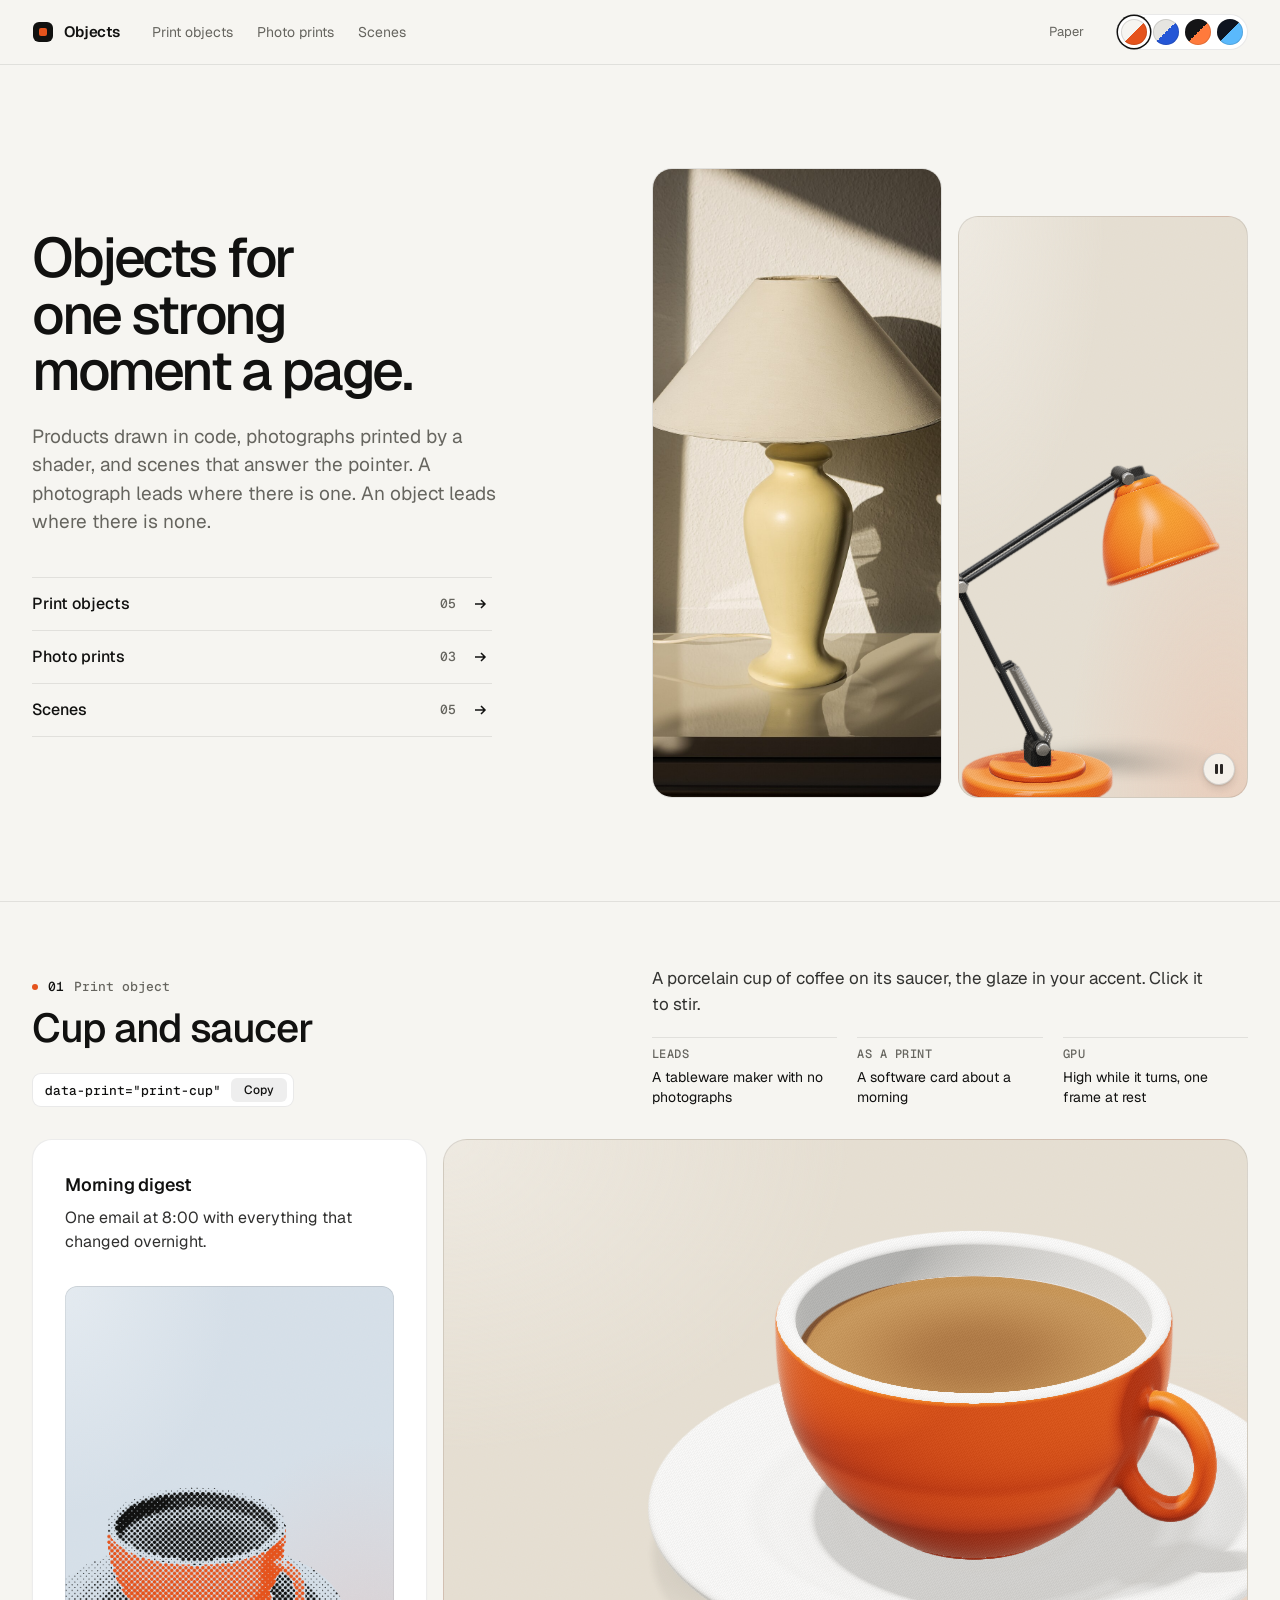
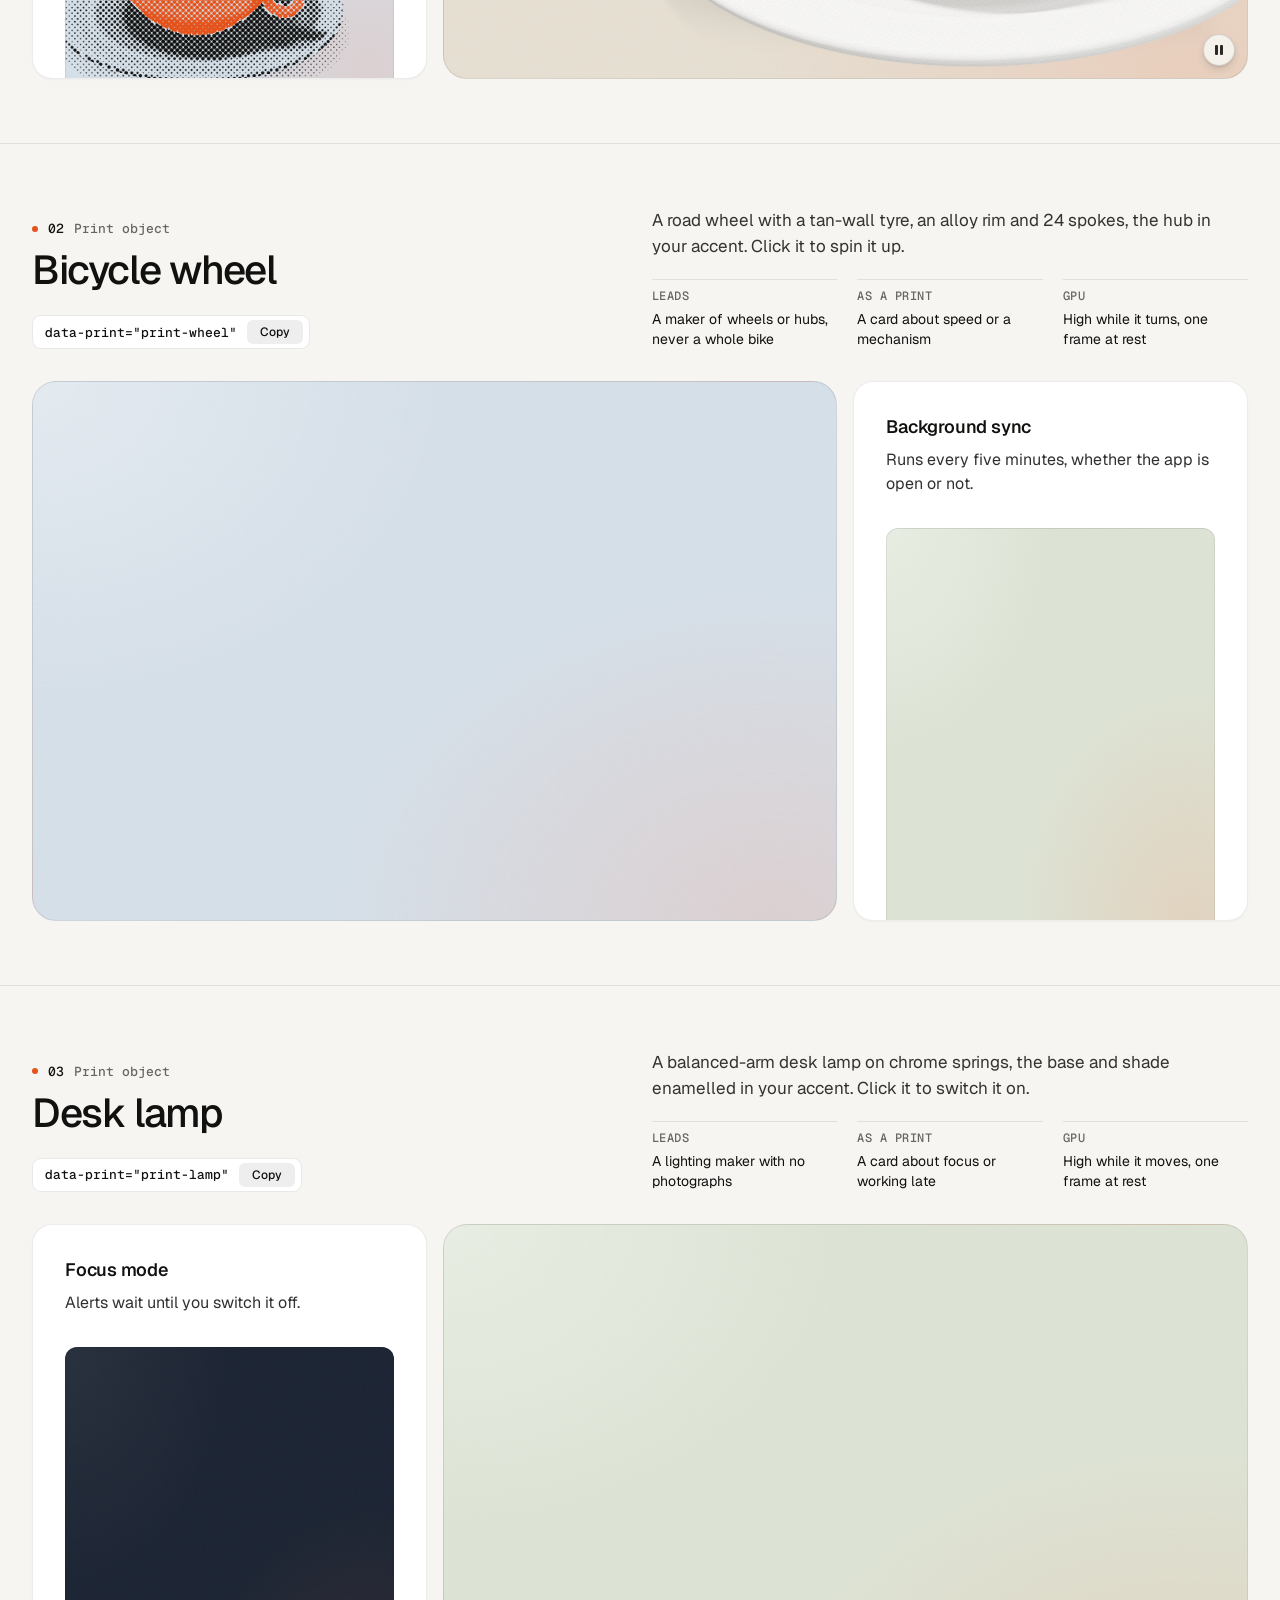
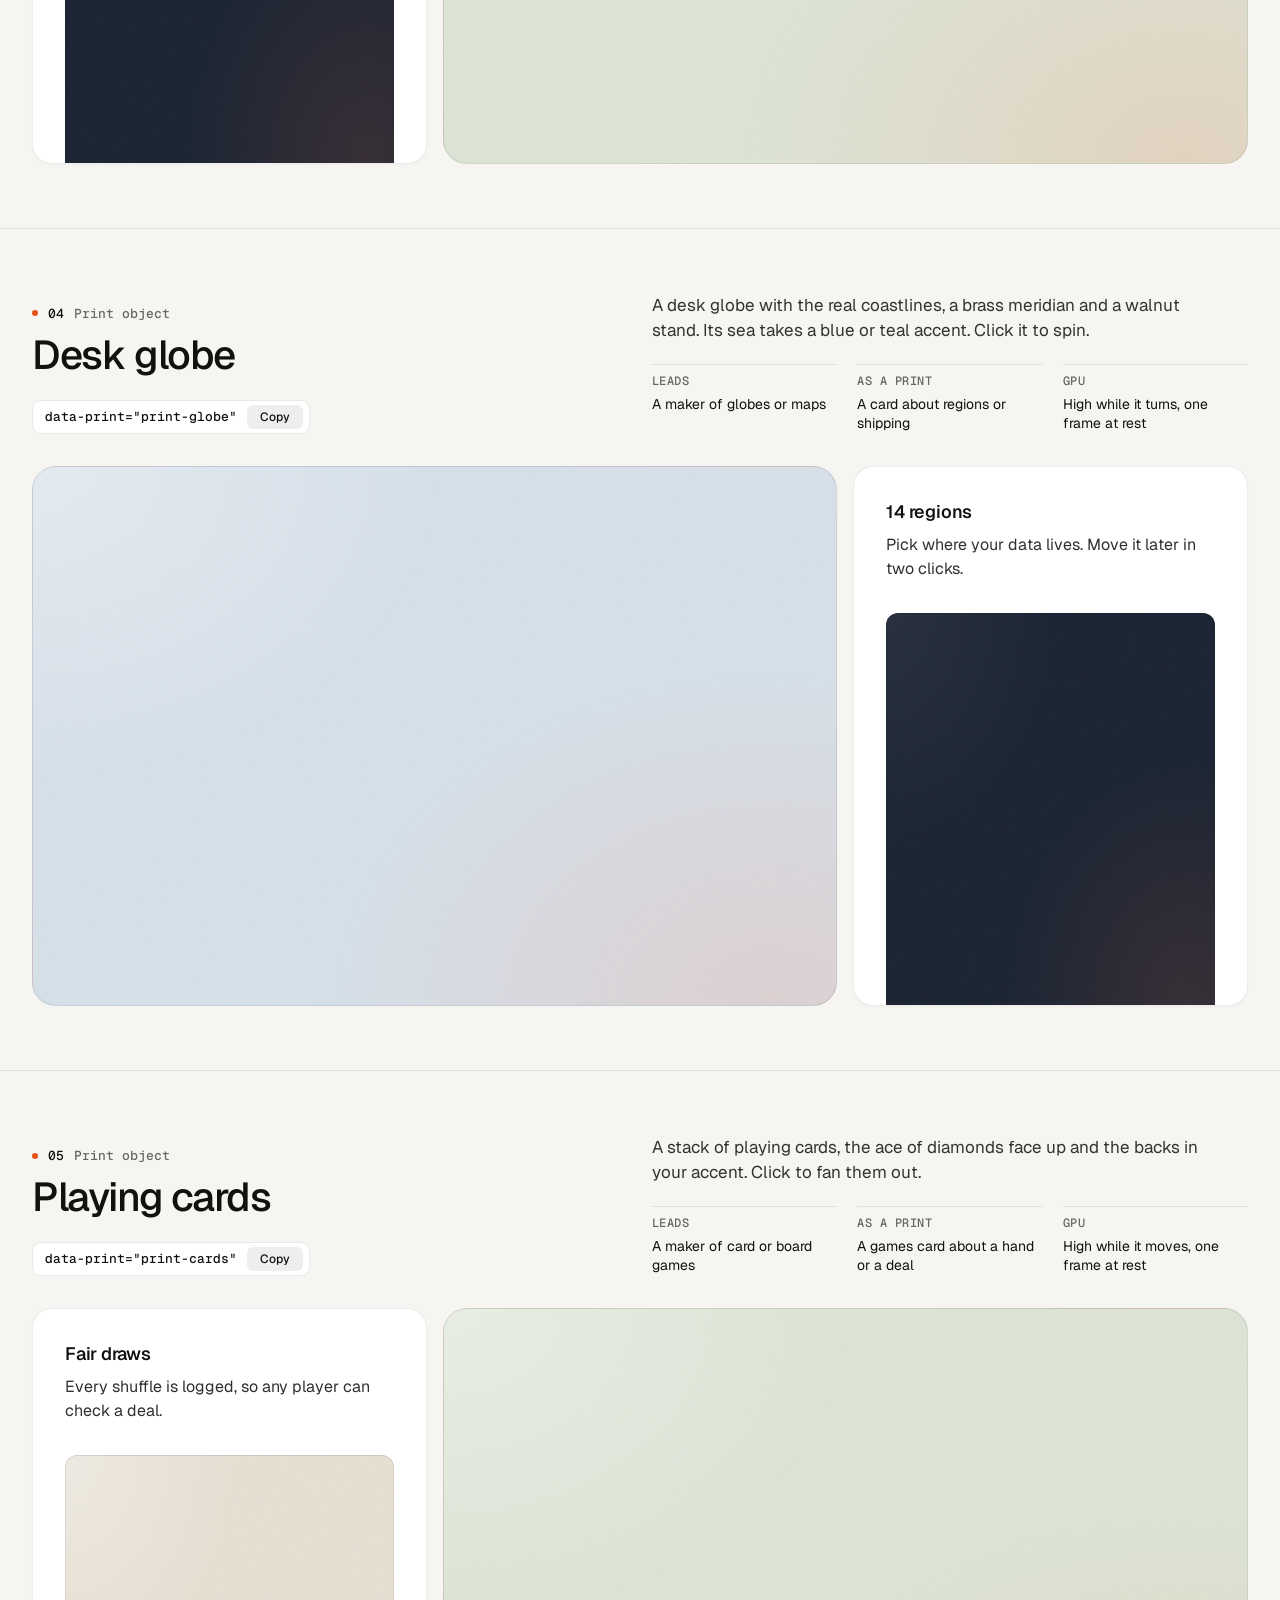
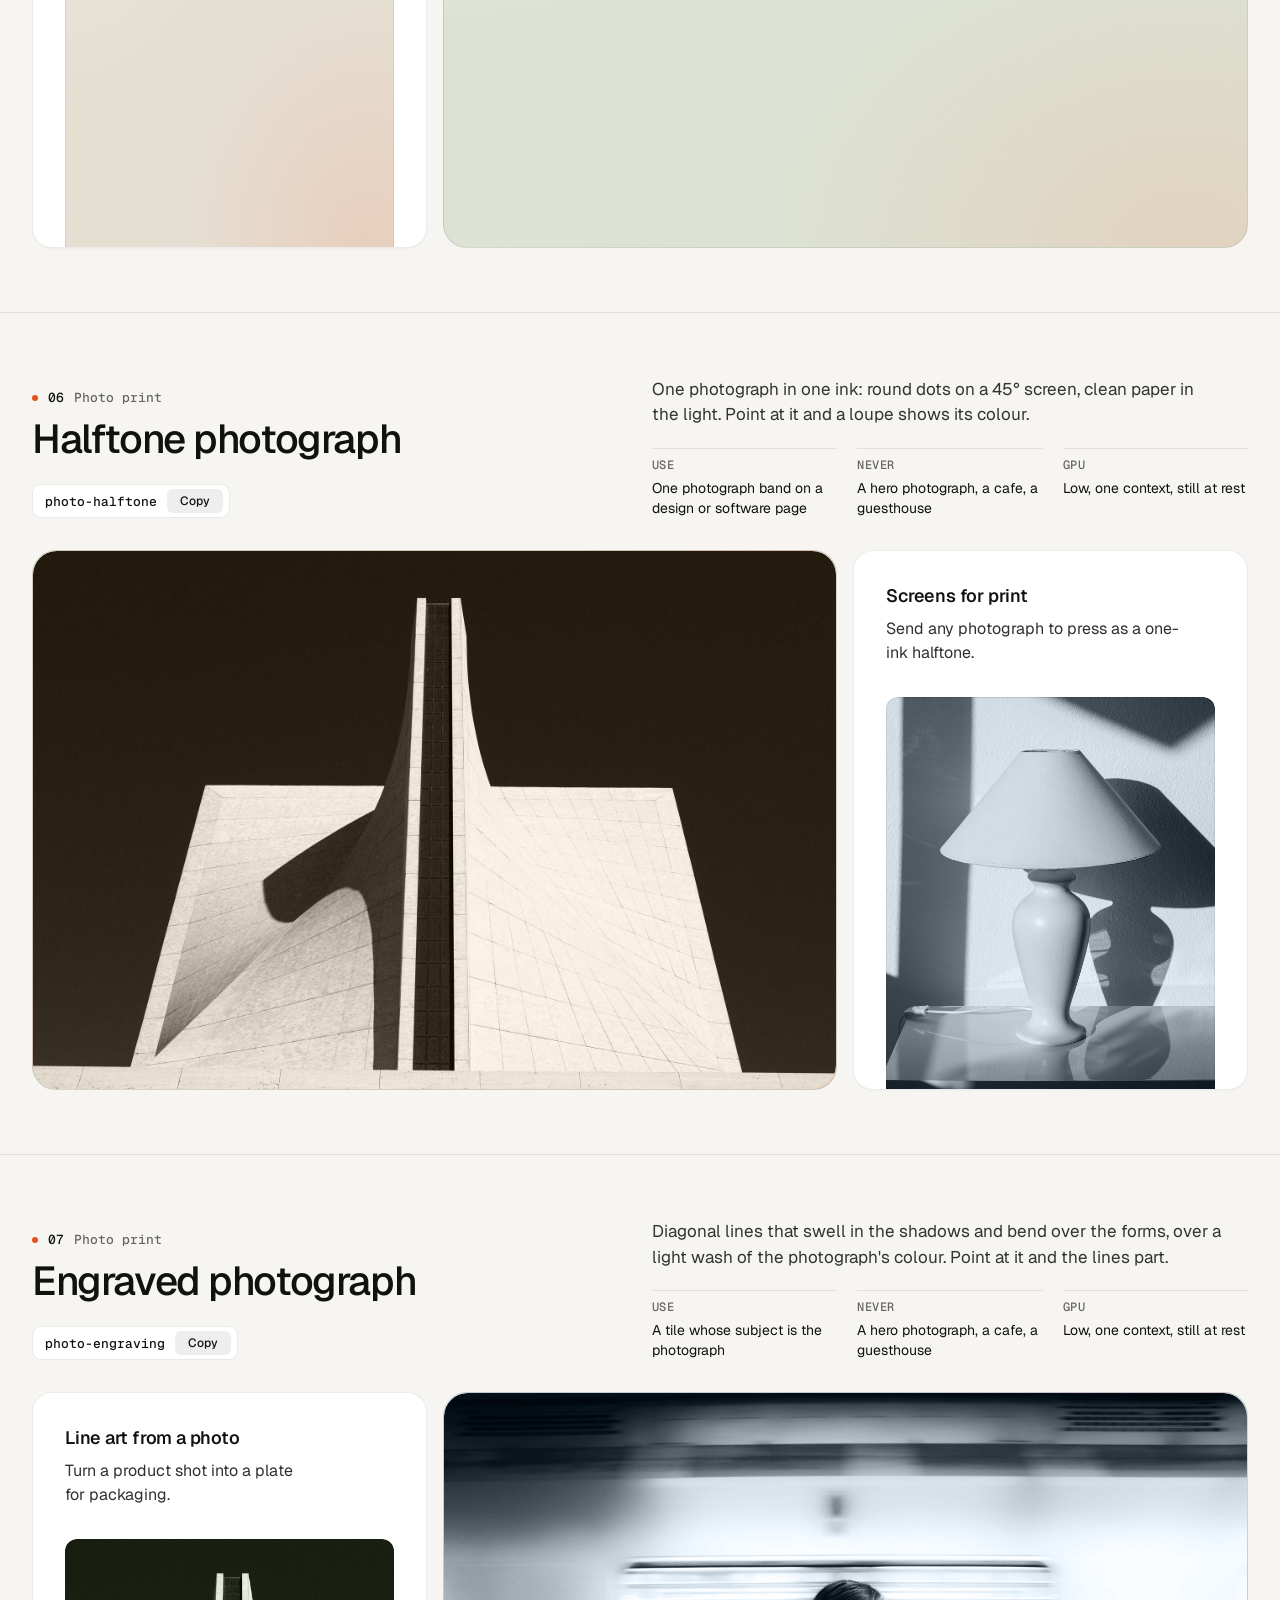
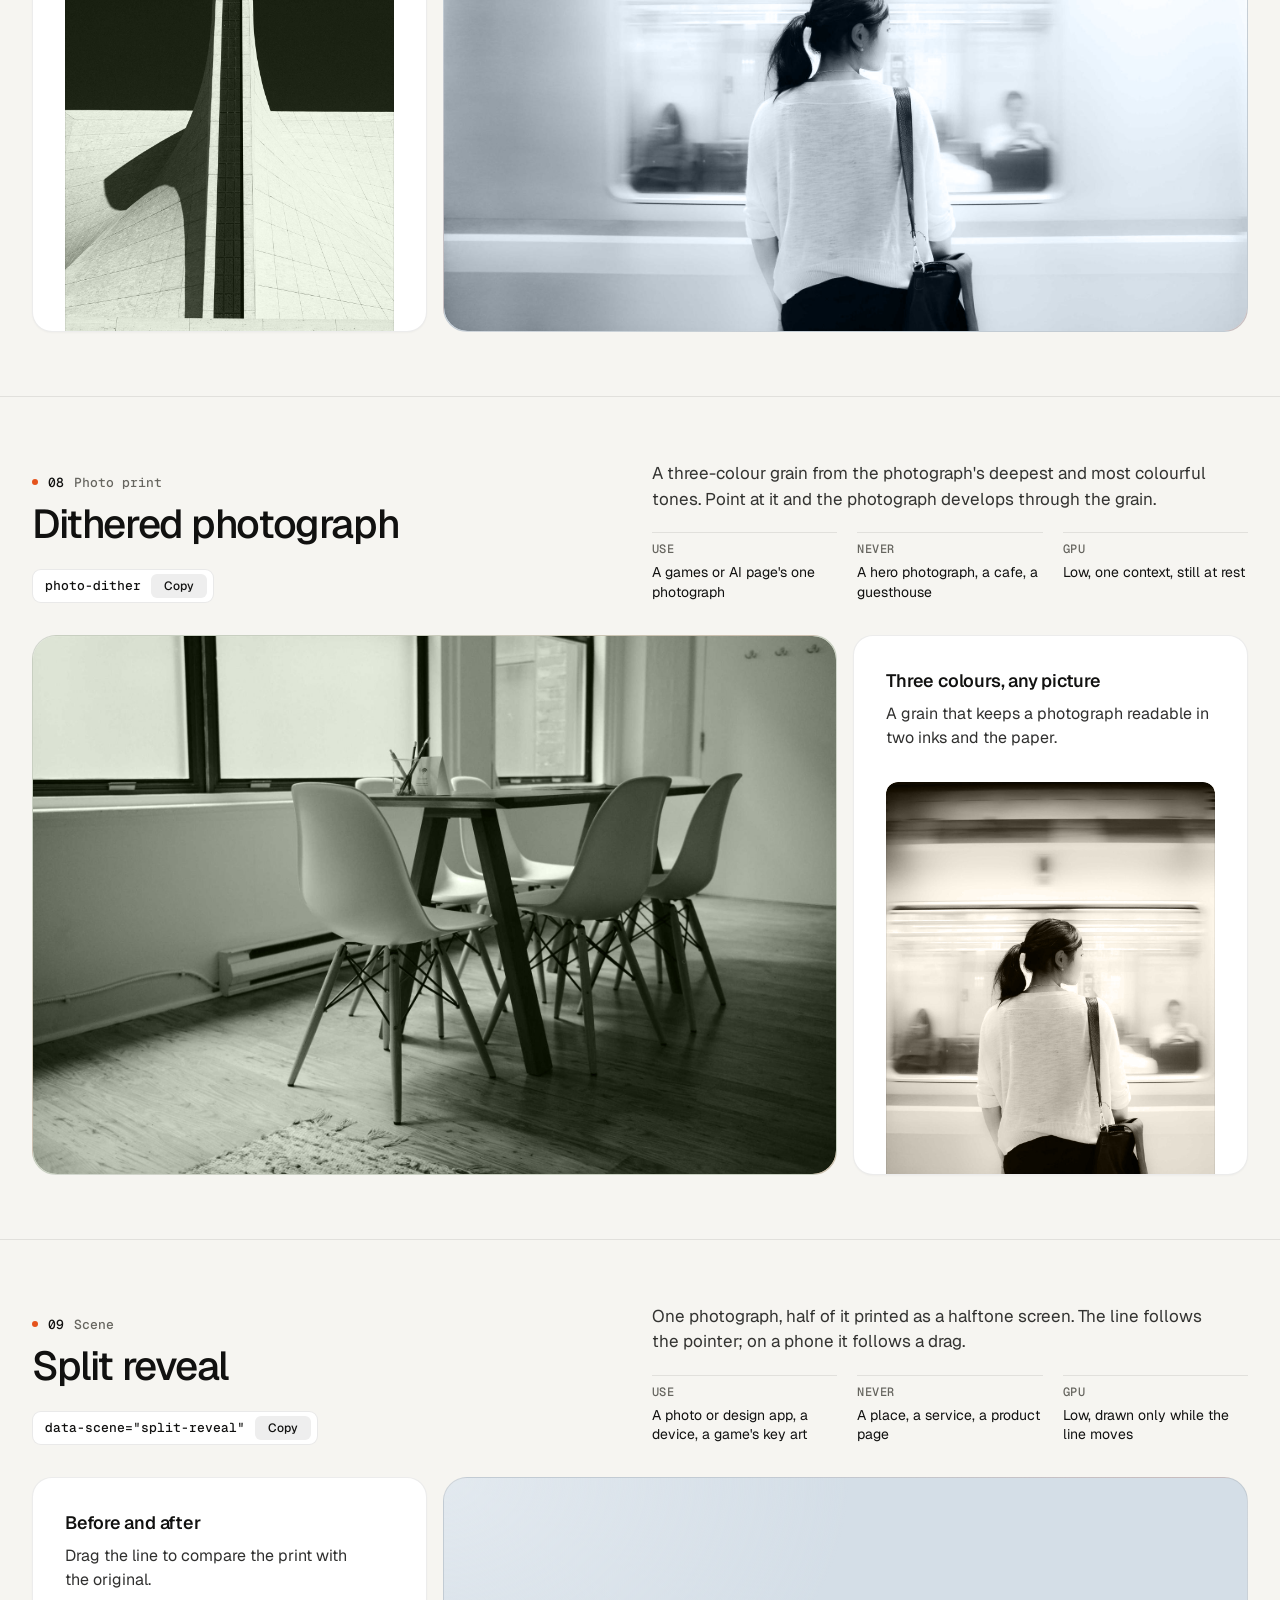
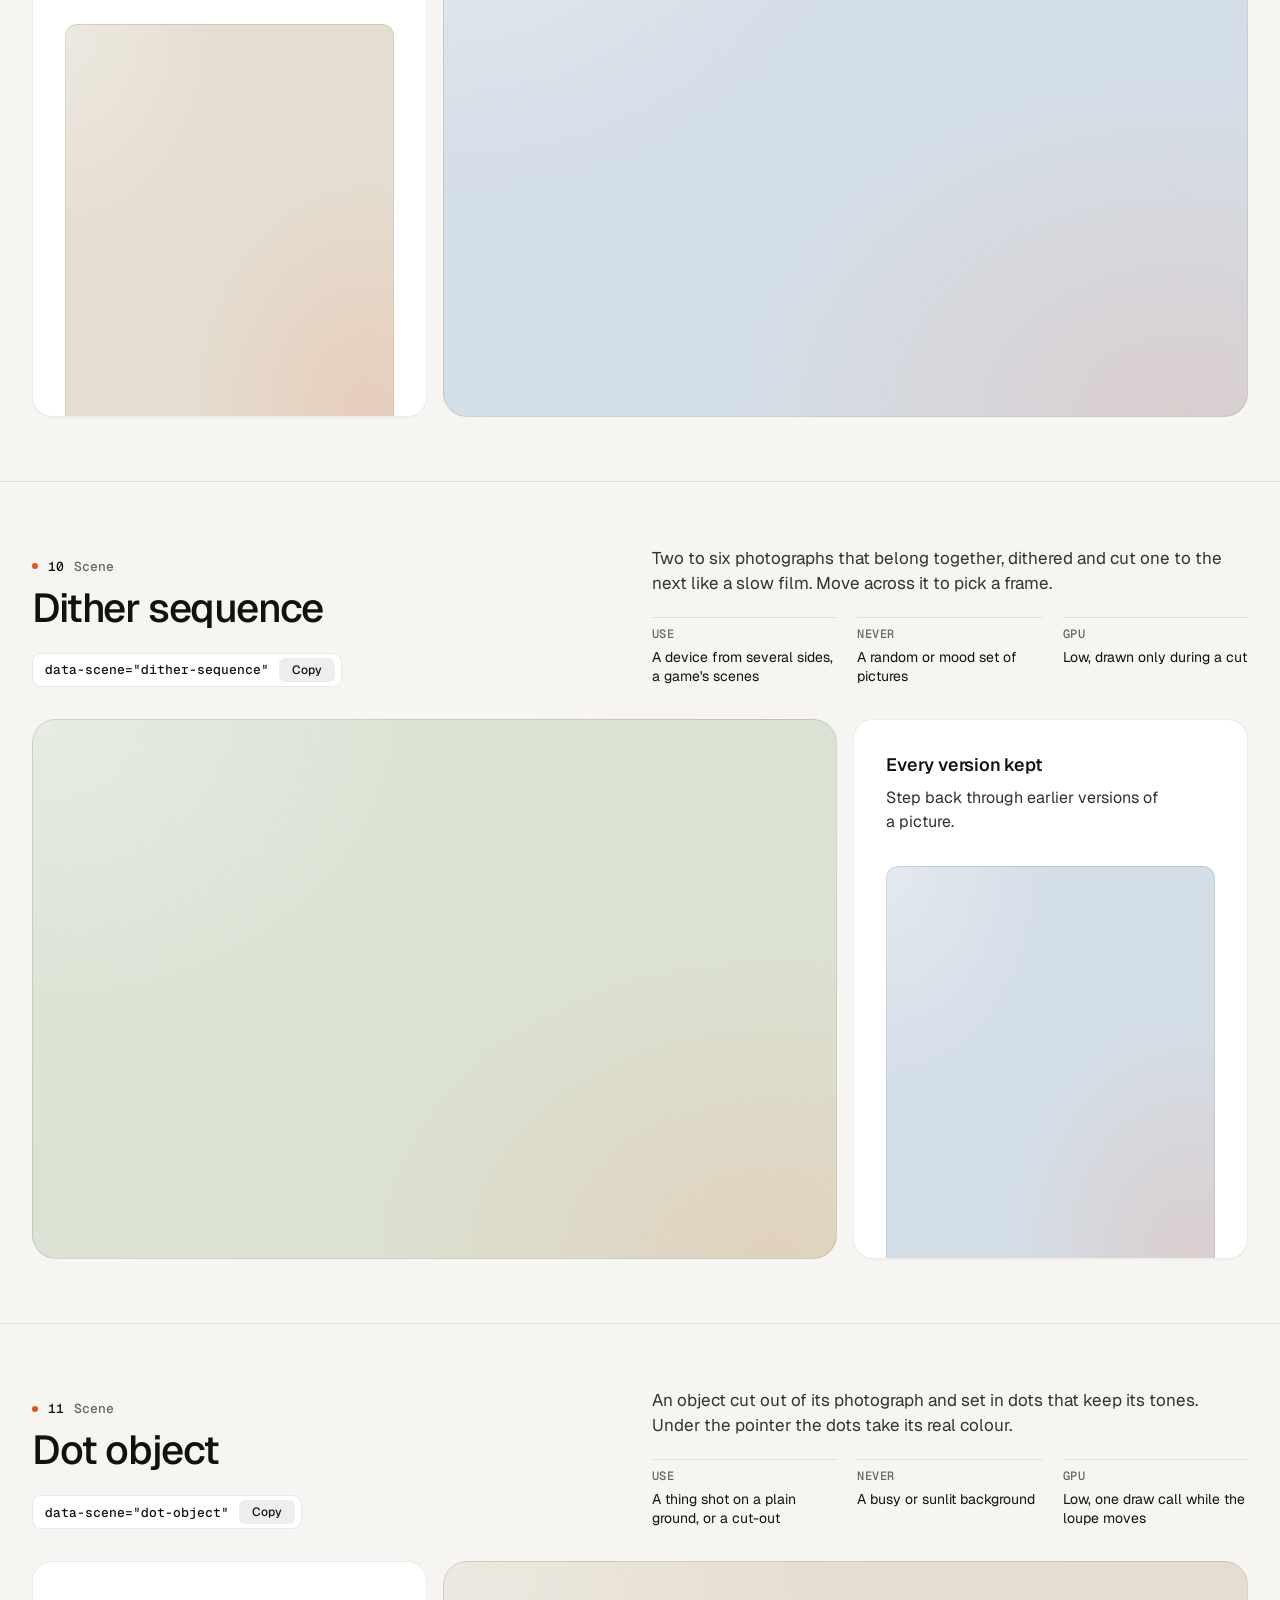
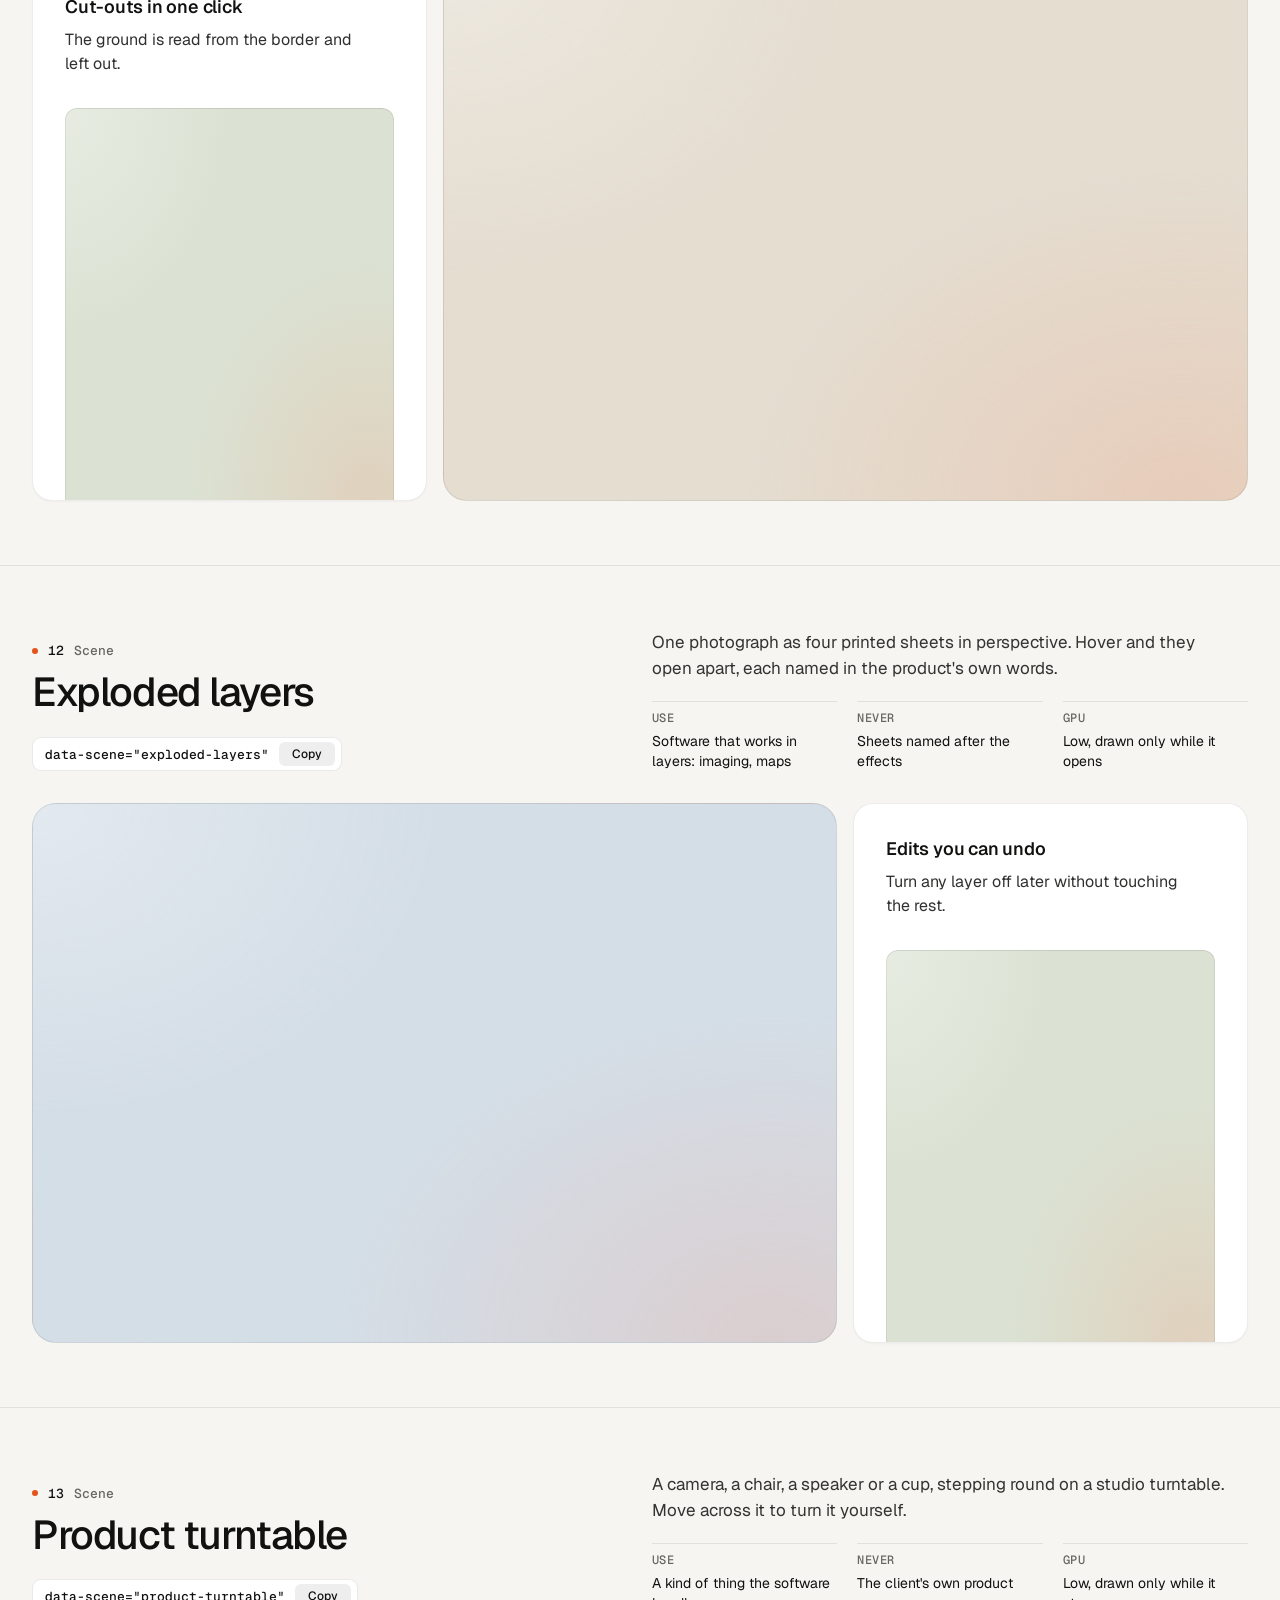
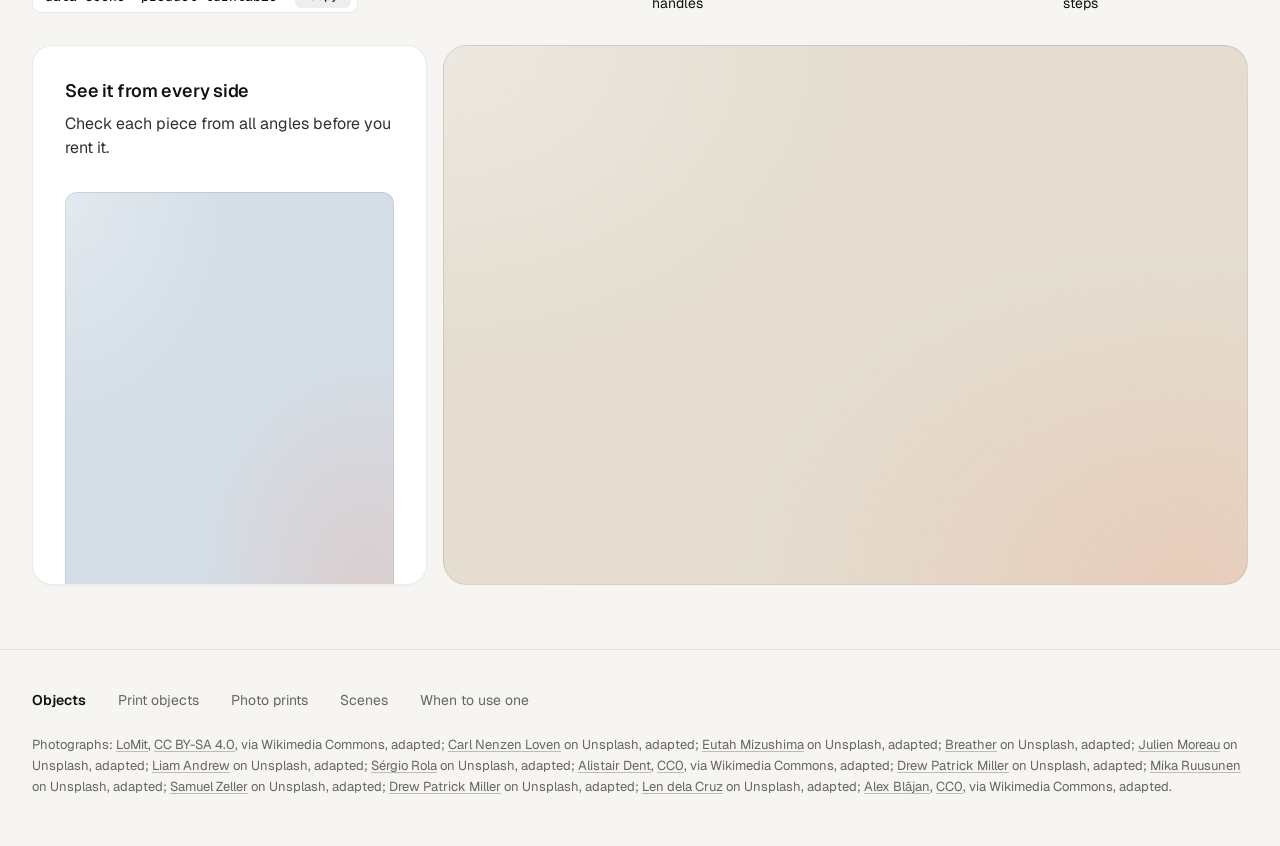
<file: .claude/skills/design-taste-frontend/assets/objects/index.html>
<!doctype html>
<html lang="en" data-palette="paper">
<head>
<script>window.__tpGlMax = 16;   /* a gallery shows many live effects at once; a page of a site keeps the default 4 (fx.js) */</script>
<meta charset="utf-8">
<meta name="viewport" content="width=device-width, initial-scale=1">
<title>Objects</title>
<meta name="description" content="Thirteen objects for one strong moment a page: products drawn in code, photographs printed by a shader, scenes that answer the pointer.">
<link rel="icon" href="data:,">
<link rel="preconnect" href="https://fonts.googleapis.com">
<link rel="preconnect" href="https://fonts.gstatic.com" crossorigin>
<link href="https://fonts.googleapis.com/css2?family=Geist:wght@300..700&family=Geist+Mono:wght@400;500&display=swap" rel="stylesheet">
<link rel="stylesheet" href="../ui/base.css">
<link rel="stylesheet" href="../ui/cards.css">
<style>
  /* palettes: page tokens, four grounds (--g1 sand, --g2 sky, --g3 sage, --g4 deep) and the globe's sea */
  :root {
    --font-text: "Geist", system-ui, sans-serif; --font-mono: "Geist Mono", ui-monospace, monospace;
    --ease: cubic-bezier(.2, .7, .2, 1);
    --gutter: 32px; --max: 1312px;
  }
  [data-palette="paper"] { --bg: #f6f5f1; --card: #ffffff; --surface: #ffffff; --ink: #111110; --muted: #66655f; --accent: #e5531c; --accent-ink: #ffffff;
    --g1: #e4ddd0; --g2: #d4dee7; --g3: #dbe2d3; --g4: #1a2230; --sea: #2f6aa8; --line: rgb(17 17 16 / 0.09); }
  [data-palette="stone"] { --bg: #e6e5e1; --card: #f3f2ef; --surface: #f3f2ef; --ink: #1a1b1d; --muted: #5d5e62; --accent: #2456d6; --accent-ink: #ffffff;
    --g1: #d6d5d0; --g2: #c9d4df; --g3: #dad3c6; --g4: #1d2633; --sea: #2456d6; --line: rgb(26 27 29 / 0.1); }
  [data-palette="graphite"] { --bg: #0b0b0c; --card: #141416; --surface: #141416; --ink: #f2f2ef; --muted: #96979c; --accent: #ff7a3c; --accent-ink: #120c08;
    --g1: #1e1d1b; --g2: #17202a; --g3: #1b201b; --g4: #23262c; --sea: #4f9be0; --line: rgb(242 242 239 / 0.09); }
  [data-palette="night"] { --bg: #070b14; --card: #0e1420; --surface: #0e1420; --ink: #e9edf3; --muted: #8b94a4; --accent: #5ab9fc; --accent-ink: #07101a;
    --g1: #121a29; --g2: #0f2231; --g3: #16202b; --g4: #1b2536; --sea: #5ab9fc; --line: rgb(233 237 243 / 0.09); }

  * { box-sizing: border-box; }
  html { scroll-padding-top: 64px; }
  html, body { margin: 0; }
  body { font-family: var(--font-text); background: var(--bg); color: var(--ink); -webkit-font-smoothing: antialiased; font-size: 16px; line-height: 1.5;
    transition: background-color 320ms var(--ease), color 320ms var(--ease); }
  a { color: inherit; }
  .wrap { max-width: var(--max); margin: 0 auto; padding: 0 var(--gutter); }

  /* ------------------------------------------------ the bar */
  .bar { position: sticky; top: 0; z-index: 30; background: color-mix(in oklab, var(--bg) 84%, transparent); backdrop-filter: blur(16px) saturate(1.2); border-bottom: 1px solid var(--line); }
  .bar__in { height: 64px; display: flex; align-items: center; gap: 32px; }
  .brand { display: inline-flex; align-items: center; gap: 10px; font-weight: 600; font-size: 15px; letter-spacing: -0.01em; text-decoration: none; }
  .brand svg { width: 22px; height: 22px; }
  .brand svg .a { fill: var(--accent); transition: transform 420ms var(--ease); transform-origin: 11px 11px; }
  .brand:hover svg .a { transform: rotate(90deg); }
  .nav { display: flex; gap: 24px; font-size: 14px; }
  .nav a { position: relative; text-decoration: none; color: var(--muted); transition: color 180ms ease; padding: 6px 0; }
  .nav a::after { content: ""; position: absolute; left: 0; right: 0; bottom: 0; height: 1px; background: currentColor; transform: scaleX(0); transform-origin: left; transition: transform 260ms var(--ease); }
  .nav a:hover { color: var(--ink); }
  .nav a:hover::after { transform: scaleX(1); }
  .sp { flex: 1; }
  .swatches { display: flex; align-items: center; gap: 6px; padding: 4px; border-radius: 999px; border: 1px solid var(--line); background: var(--card); }
  .sw { position: relative; width: 26px; height: 26px; border-radius: 50%; border: 0; padding: 0; cursor: pointer; background: linear-gradient(135deg, var(--s-bg) 0 50%, var(--s-ac) 50% 100%);
    box-shadow: inset 0 0 0 1px rgb(0 0 0 / 0.12); transition: transform 200ms var(--ease); }
  .sw::after { content: ""; position: absolute; inset: -3px; border-radius: 50%; box-shadow: 0 0 0 1.5px var(--ink); opacity: 0; transform: scale(0.8); transition: opacity 200ms ease, transform 260ms var(--ease); }
  .sw:hover { transform: scale(1.08); }
  .sw:active { transform: scale(0.94); }
  .sw[aria-pressed="true"]::after { opacity: 1; transform: scale(1); }
  .sw:focus-visible { outline: 2px solid var(--ink); outline-offset: 3px; }
  .sw-label { font-size: 13px; color: var(--muted); min-width: 60px; text-align: right; }

  /* ------------------------------------------------ grounds: a soft lit mesh of the ground's own tone, a fine grain */
  .gr, .card > .panel.gr { --calm-k: 0%; background-color: var(--pg);
    background-image:
      radial-gradient(80% 90% at 92% 100%, color-mix(in oklab, var(--accent) 13%, var(--pg)), transparent 68%),
      radial-gradient(70% 80% at 0% 0%, color-mix(in oklab, var(--lift, #ffffff) var(--lift-k, 34%), var(--pg)), transparent 72%); }
  .gr.dk, [data-palette="graphite"] .gr, [data-palette="night"] .gr { --lift: #ffffff; --lift-k: 6%; }
  .grain { position: absolute; inset: 0; z-index: 0; pointer-events: none; opacity: .32; mix-blend-mode: soft-light; border-radius: inherit;
    background-image: url("data:image/svg+xml;utf8,<svg xmlns='http://www.w3.org/2000/svg' width='160' height='160'><filter id='n'><feTurbulence type='fractalNoise' baseFrequency='.85' numOctaves='2' stitchTiles='stitch'/><feColorMatrix values='0 0 0 0 .5  0 0 0 0 .5  0 0 0 0 .5  0 0 0 .9 0'/></filter><rect width='100%' height='100%' filter='url(%23n)'/></svg>"); }
  .slot { position: absolute; inset: 0; z-index: 1; border-radius: inherit; }
  .slot > .host { position: absolute; inset: 0; border-radius: inherit; overflow: hidden; }

  /* ------------------------------------------------ hero */
  .hero { min-height: calc(100svh - 64px); display: grid; align-items: center; padding: 56px 0; }
  .hero__grid { display: grid; grid-template-columns: repeat(12, minmax(0, 1fr)); gap: 24px; align-items: center; }
  .hero__copy { grid-column: 1 / span 5; }
  .hero h1 { margin: 0; font-size: clamp(44px, 3.4vw + 12px, 72px); line-height: 1.02; letter-spacing: -0.045em; font-weight: 520; text-wrap: balance; }
  .hero__lede { margin: 24px 0 0; font-size: 19px; line-height: 1.5; color: var(--muted); max-width: 40ch; text-wrap: pretty; }
  .index { margin: 40px 0 0; padding: 0; list-style: none; border-top: 1px solid var(--line); max-width: 460px; }
  .index a { display: grid; grid-template-columns: 1fr auto 20px; align-items: center; gap: 16px; padding: 14px 0; border-bottom: 1px solid var(--line); text-decoration: none; font-size: 16px; font-weight: 500; }
  .index a span { font: 500 13px/1 var(--font-mono); color: var(--muted); }
  .index a svg { width: 16px; height: 16px; transition: transform 260ms var(--ease); }
  .index a:hover svg { transform: translateX(4px); }
  .hero__pics { grid-column: 7 / span 6; display: grid; grid-template-columns: 1fr 1fr; gap: 16px; height: min(70svh, 660px); min-height: 440px; }
  .pic { position: relative; overflow: clip; border-radius: 20px; border: 1px solid var(--line); isolation: isolate; }
  .pic img { position: absolute; inset: 0; width: 100%; height: 100%; object-fit: cover; object-position: 50% 42%; display: block; }
  .pic--down { margin-top: 48px; }

  /* ------------------------------------------------ an object, one screen */
  .obj { min-height: calc(100svh - 64px); display: grid; align-content: center; padding: 64px 0; border-top: 1px solid var(--line); }
  .obj__head { display: grid; grid-template-columns: repeat(12, minmax(0, 1fr)); gap: 24px; align-items: end; margin-bottom: 32px; }
  .obj__title { grid-column: 1 / span 5; }
  .obj__n { margin: 0 0 14px; font: 500 13px/1 var(--font-mono); color: var(--muted); display: flex; gap: 10px; align-items: center; }
  .obj__n b { color: var(--ink); font-weight: 500; }
  .obj__n i { width: 6px; height: 6px; border-radius: 50%; background: var(--accent); display: inline-block; }
  .obj h2 { margin: 0; font-size: clamp(34px, 1.9vw + 16px, 52px); line-height: 1.04; letter-spacing: -0.035em; font-weight: 520; text-wrap: balance; }
  .obj__about { grid-column: 7 / span 6; }
  .obj__line { margin: 0; font-size: 17px; line-height: 1.5; color: color-mix(in oklab, var(--ink) 82%, var(--bg)); max-width: 52ch; text-wrap: pretty; }
  .facts { display: grid; grid-template-columns: repeat(3, minmax(0, 1fr)); gap: 20px; margin: 20px 0 0; }
  .facts div { border-top: 1px solid var(--line); padding-top: 10px; }
  .facts dt { font: 500 12px/1 var(--font-mono); color: var(--muted); text-transform: uppercase; letter-spacing: .04em; }
  .facts dd { margin: 8px 0 0; font-size: 14px; line-height: 1.4; }
  .copy { margin-top: 24px; display: inline-flex; align-items: center; gap: 10px; height: 34px; padding: 0 6px 0 12px; border-radius: 9px; border: 1px solid var(--line);
    background: var(--card); color: var(--ink); font: 500 13px/1 var(--font-mono); cursor: pointer; transition: border-color 180ms ease, transform 160ms var(--ease); }
  .copy:hover { border-color: color-mix(in oklab, var(--ink) 24%, transparent); }
  .copy:active { transform: scale(0.97); }
  .copy:focus-visible { outline: 2px solid var(--ink); outline-offset: 2px; }
  .copy em { font-style: normal; display: inline-grid; place-items: center; height: 24px; padding: 0 8px; border-radius: 6px; background: color-mix(in oklab, var(--ink) 7%, transparent); font-family: var(--font-text); font-size: 12px; overflow: hidden; }
  .copy em span { grid-area: 1 / 1; transition: transform 260ms var(--ease), opacity 200ms ease; }
  .copy em span + span { transform: translateY(110%); opacity: 0; }
  .copy.done em span:first-child { transform: translateY(-110%); opacity: 0; }
  .copy.done em span + span { transform: none; opacity: 1; }

  .duo { display: grid; grid-template-columns: repeat(12, minmax(0, 1fr)); gap: 16px; height: clamp(400px, calc(100svh - 360px), 600px); }
  .big { grid-column: 1 / span 8; position: relative; overflow: clip; isolation: isolate; border-radius: 24px; border: 1px solid var(--line); }
  .duo .card { grid-column: 9 / span 4; }
  .obj:nth-of-type(even) .big { grid-column: 5 / span 8; grid-row: 1; }
  .obj:nth-of-type(even) .duo .card { grid-column: 1 / span 4; grid-row: 1; }
  .duo .card > .panel { flex: 1 1 auto; min-height: 0; }

  /* ------------------------------------------------ footer */
  .foot { border-top: 1px solid var(--line); padding: 40px 0 48px; font-size: 14px; color: var(--muted); }
  .foot__row { display: flex; flex-wrap: wrap; gap: 12px 32px; align-items: baseline; }
  .foot__row b { color: var(--ink); font-weight: 600; }
  .foot__row a { text-decoration: none; }
  .foot__row a:hover { color: var(--ink); }
  .credits { margin: 24px 0 0; font-size: 13px; line-height: 1.6; color: var(--muted); }
  .credits a { text-decoration: underline; text-decoration-color: color-mix(in oklab, currentColor 40%, transparent); text-underline-offset: 2px; }

  @media (max-width: 1023px) {
    .hero__copy, .hero__pics { grid-column: 1 / -1; }
    .hero__pics { height: auto; min-height: 0; }
    .pic { aspect-ratio: 3 / 4; }
    .obj__title, .obj__about { grid-column: 1 / -1; }
    .duo { height: auto; grid-template-columns: minmax(0, 1fr); }
    .big, .duo .card, .obj:nth-of-type(even) .big, .obj:nth-of-type(even) .duo .card { grid-column: 1 / -1; grid-row: auto; }
    .big { aspect-ratio: 4 / 3; }
    .duo .card > .panel { flex: none; height: 320px; }
  }
  @media (max-width: 760px) {
    :root { --gutter: 16px; }
    .nav, .sw-label { display: none; }
    .hero { padding: 32px 0 40px; }
    .hero__lede { font-size: 17px; }
    .hero__pics { gap: 10px; }
    .pic { border-radius: 16px; }
    .pic--down { margin-top: 28px; }
    .obj { padding: 72px 0; min-height: 0; }
    .obj .wrap { display: flex; flex-direction: column; }
    .obj__head, .obj__about { display: contents; }
    .obj__title { order: 1; margin-bottom: 16px; }
    .obj__line { order: 2; margin-bottom: 28px; }
    .duo { order: 3; }
    .facts { order: 4; margin-top: 28px; }
    .copy, .index { display: none; }
    .facts { grid-template-columns: minmax(0, 1fr); gap: 0; }
    .facts div { display: grid; grid-template-columns: 96px 1fr; gap: 12px; padding: 10px 0; }
    .facts dd { margin: 0; }
    .big { aspect-ratio: 4 / 5; border-radius: 18px; }
    .duo .card > .panel { height: 300px; }
  }
  @media (prefers-reduced-motion: reduce) { *, *::before, *::after { transition-duration: 0ms !important; } }
</style>
</head>
<body>
<header class="bar">
  <div class="wrap bar__in">
    <a class="brand" href="#top" aria-label="Objects, back to the top">
      <svg viewBox="0 0 22 22" aria-hidden="true"><rect x="1" y="1" width="20" height="20" rx="6" fill="currentColor"/><rect class="a" x="7" y="7" width="8" height="8" rx="2"/></svg>
      Objects
    </a>
    <nav class="nav" aria-label="Families">
      <a href="#print-cup">Print objects</a>
      <a href="#photo-halftone">Photo prints</a>
      <a href="#split-reveal">Scenes</a>
    </nav>
    <span class="sp"></span>
    <span class="sw-label" id="sw-label">Paper</span>
    <div class="swatches" role="group" aria-label="Palette">
      <button type="button" class="sw" data-pal="paper" aria-label="Paper" aria-pressed="true" style="--s-bg:#f6f5f1;--s-ac:#e5531c"></button>
      <button type="button" class="sw" data-pal="stone" aria-label="Stone" aria-pressed="false" style="--s-bg:#e6e5e1;--s-ac:#2456d6"></button>
      <button type="button" class="sw" data-pal="graphite" aria-label="Graphite" aria-pressed="false" style="--s-bg:#141416;--s-ac:#ff7a3c"></button>
      <button type="button" class="sw" data-pal="night" aria-label="Night" aria-pressed="false" style="--s-bg:#0e1420;--s-ac:#5ab9fc"></button>
    </div>
  </div>
</header>

<main id="top">
  <section class="hero">
    <div class="wrap hero__grid">
      <div class="hero__copy">
        <h1>Objects for one strong moment a page.</h1>
        <p class="hero__lede">Products drawn in code, photographs printed by a shader, and scenes that answer the pointer. A photograph leads where there is one. An object leads where there is none.</p>
        <ul class="index">
          <li><a href="#print-cup">Print objects <span>05</span><svg viewBox="0 0 16 16" fill="none" stroke="currentColor" stroke-width="1.5" aria-hidden="true"><path d="M3 8h10M9 4l4 4-4 4"/></svg></a></li>
          <li><a href="#photo-halftone">Photo prints <span>03</span><svg viewBox="0 0 16 16" fill="none" stroke="currentColor" stroke-width="1.5" aria-hidden="true"><path d="M3 8h10M9 4l4 4-4 4"/></svg></a></li>
          <li><a href="#split-reveal">Scenes <span>05</span><svg viewBox="0 0 16 16" fill="none" stroke="currentColor" stroke-width="1.5" aria-hidden="true"><path d="M3 8h10M9 4l4 4-4 4"/></svg></a></li>
        </ul>
      </div>
      <div class="hero__pics">
        <div class="pic"><img src="photo-kit/photos/lamp.jpg" width="1280" height="1757" alt="Cream ceramic table lamp on a glossy side table in low sun" decoding="async"></div>
        <article class="pic pic--down gr" style="--pg: var(--g1)" aria-label="A balanced-arm desk lamp">
          <div class="grain"></div>
          <div class="slot" data-slot='{"kind":"print","id":"print-lamp","place":"card","ground":"g1","params":{"size":1.06,"x":-0.08,"y":-0.2}}'></div>
        </article>
      </div>
    </div>
  </section>

  <!-- ===================================================== print objects -->
  <section class="obj" id="print-cup">
    <div class="wrap">
      <div class="obj__head">
        <div class="obj__title"><p class="obj__n"><i></i><b>01</b> Print object</p><h2>Cup and saucer</h2>
          <button type="button" class="copy" data-copy='<div data-print="print-cup" data-print-place="card"></div>'>data-print="print-cup"<em><span>Copy</span><span>Copied</span></em></button></div>
        <div class="obj__about">
          <p class="obj__line">A porcelain cup of coffee on its saucer, the glaze in your accent. Click it to stir.</p>
          <dl class="facts"><div><dt>Leads</dt><dd>A tableware maker with no photographs</dd></div><div><dt>As a print</dt><dd>A software card about a morning</dd></div><div><dt>GPU</dt><dd>High while it turns, one frame at rest</dd></div></dl>
        </div>
      </div>
      <div class="duo">
        <article class="big gr" style="--pg: var(--g1)"><div class="grain"></div>
          <div class="slot" data-slot='{"kind":"print","id":"print-cup","place":"hero","ground":"g1","params":{"size":0.96,"x":0.16,"y":-0.04}}'></div></article>
        <article class="card"><h3>Morning digest</h3><p>One email at 8:00 with everything that changed overnight.</p>
          <div class="panel gr" style="--pg: var(--g2)"><div class="grain"></div>
            <div class="slot" data-slot='{"kind":"print","id":"print-cup","place":"card","ground":"g2","params":{"effect":"halftone","turn":0}}'></div></div></article>
      </div>
    </div>
  </section>

  <section class="obj" id="print-wheel">
    <div class="wrap">
      <div class="obj__head">
        <div class="obj__title"><p class="obj__n"><i></i><b>02</b> Print object</p><h2>Bicycle wheel</h2>
          <button type="button" class="copy" data-copy='<div data-print="print-wheel" data-print-place="card"></div>'>data-print="print-wheel"<em><span>Copy</span><span>Copied</span></em></button></div>
        <div class="obj__about">
          <p class="obj__line">A road wheel with a tan-wall tyre, an alloy rim and 24 spokes, the hub in your accent. Click it to spin it up.</p>
          <dl class="facts"><div><dt>Leads</dt><dd>A maker of wheels or hubs, never a whole bike</dd></div><div><dt>As a print</dt><dd>A card about speed or a mechanism</dd></div><div><dt>GPU</dt><dd>High while it turns, one frame at rest</dd></div></dl>
        </div>
      </div>
      <div class="duo">
        <article class="big gr" style="--pg: var(--g2)"><div class="grain"></div>
          <div class="slot" data-slot='{"kind":"print","id":"print-wheel","place":"card","ground":"g2","params":{"size":1.34,"x":-0.08,"y":-0.3}}'></div></article>
        <article class="card"><h3>Background sync</h3><p>Runs every five minutes, whether the app is open or not.</p>
          <div class="panel gr" style="--pg: var(--g3)"><div class="grain"></div>
            <div class="slot" data-slot='{"kind":"print","id":"print-wheel","place":"card","ground":"g3","params":{"effect":"halftone","turn":0}}'></div></div></article>
      </div>
    </div>
  </section>

  <section class="obj" id="print-lamp">
    <div class="wrap">
      <div class="obj__head">
        <div class="obj__title"><p class="obj__n"><i></i><b>03</b> Print object</p><h2>Desk lamp</h2>
          <button type="button" class="copy" data-copy='<div data-print="print-lamp" data-print-place="card"></div>'>data-print="print-lamp"<em><span>Copy</span><span>Copied</span></em></button></div>
        <div class="obj__about">
          <p class="obj__line">A balanced-arm desk lamp on chrome springs, the base and shade enamelled in your accent. Click it to switch it on.</p>
          <dl class="facts"><div><dt>Leads</dt><dd>A lighting maker with no photographs</dd></div><div><dt>As a print</dt><dd>A card about focus or working late</dd></div><div><dt>GPU</dt><dd>High while it moves, one frame at rest</dd></div></dl>
        </div>
      </div>
      <div class="duo">
        <article class="big gr" style="--pg: var(--g3)"><div class="grain"></div>
          <div class="slot" data-slot='{"kind":"print","id":"print-lamp","place":"hero","ground":"g3","params":{"size":0.98,"x":0.14,"y":-0.06,"angle":-24}}'></div></article>
        <article class="card"><h3>Focus mode</h3><p>Alerts wait until you switch it off.</p>
          <div class="panel gr dk" style="--pg: var(--g4)"><div class="grain"></div>
            <div class="slot" data-slot='{"kind":"print","id":"print-lamp","place":"card","ground":"g4","params":{"effect":"dither","step":1,"turn":0}}' aria-label="A desk lamp, switched on"></div></div></article>
      </div>
    </div>
  </section>

  <section class="obj" id="print-globe">
    <div class="wrap">
      <div class="obj__head">
        <div class="obj__title"><p class="obj__n"><i></i><b>04</b> Print object</p><h2>Desk globe</h2>
          <button type="button" class="copy" data-copy='<div data-print="print-globe" data-print-place="card" data-print-params=&apos;{"effect":"engrave"}&apos;></div>'>data-print="print-globe"<em><span>Copy</span><span>Copied</span></em></button></div>
        <div class="obj__about">
          <p class="obj__line">A desk globe with the real coastlines, a brass meridian and a walnut stand. Its sea takes a blue or teal accent. Click it to spin.</p>
          <dl class="facts"><div><dt>Leads</dt><dd>A maker of globes or maps</dd></div><div><dt>As a print</dt><dd>A card about regions or shipping</dd></div><div><dt>GPU</dt><dd>High while it turns, one frame at rest</dd></div></dl>
        </div>
      </div>
      <div class="duo">
        <article class="big gr" style="--pg: var(--g2)"><div class="grain"></div>
          <div class="slot" data-slot='{"kind":"print","id":"print-globe","place":"card","ground":"g2","sea":true,"params":{"size":1.3,"x":-0.1,"y":-0.3}}'></div></article>
        <article class="card"><h3>14 regions</h3><p>Pick where your data lives. Move it later in two clicks.</p>
          <div class="panel gr dk" style="--pg: var(--g4)"><div class="grain"></div>
            <div class="slot" data-slot='{"kind":"print","id":"print-globe","place":"card","ground":"g4","sea":true,"params":{"effect":"engrave","turn":0}}'></div></div></article>
      </div>
    </div>
  </section>

  <section class="obj" id="print-cards">
    <div class="wrap">
      <div class="obj__head">
        <div class="obj__title"><p class="obj__n"><i></i><b>05</b> Print object</p><h2>Playing cards</h2>
          <button type="button" class="copy" data-copy='<div data-print="print-cards" data-print-place="card"></div>'>data-print="print-cards"<em><span>Copy</span><span>Copied</span></em></button></div>
        <div class="obj__about">
          <p class="obj__line">A stack of playing cards, the ace of diamonds face up and the backs in your accent. Click to fan them out.</p>
          <dl class="facts"><div><dt>Leads</dt><dd>A maker of card or board games</dd></div><div><dt>As a print</dt><dd>A games card about a hand or a deal</dd></div><div><dt>GPU</dt><dd>High while it moves, one frame at rest</dd></div></dl>
        </div>
      </div>
      <div class="duo">
        <article class="big gr" style="--pg: var(--g3)"><div class="grain"></div>
          <div class="slot" data-slot='{"kind":"print","id":"print-cards","place":"hero","ground":"g3","params":{"size":0.98,"x":0.16,"y":-0.04}}'></div></article>
        <article class="card"><h3>Fair draws</h3><p>Every shuffle is logged, so any player can check a deal.</p>
          <div class="panel gr" style="--pg: var(--g1)"><div class="grain"></div>
            <div class="slot" data-slot='{"kind":"print","id":"print-cards","place":"card","ground":"g1","params":{"effect":"halftone","turn":0}}'></div></div></article>
      </div>
    </div>
  </section>

  <!-- ===================================================== photo prints -->
  <section class="obj" id="photo-halftone">
    <div class="wrap">
      <div class="obj__head">
        <div class="obj__title"><p class="obj__n"><i></i><b>06</b> Photo print</p><h2>Halftone photograph</h2>
          <button type="button" class="copy" data-copy="import print from './assets/objects/photo-halftone/object.js'; print.mount(frame, { palette: fx.readPalette(frame) });">photo-halftone<em><span>Copy</span><span>Copied</span></em></button></div>
        <div class="obj__about">
          <p class="obj__line">One photograph in one ink: round dots on a 45° screen, clean paper in the light. Point at it and a loupe shows its colour.</p>
          <dl class="facts"><div><dt>Use</dt><dd>One photograph band on a design or software page</dd></div><div><dt>Never</dt><dd>A hero photograph, a cafe, a guesthouse</dd></div><div><dt>GPU</dt><dd>Low, one context, still at rest</dd></div></dl>
        </div>
      </div>
      <div class="duo">
        <article class="big gr" style="--pg: var(--g1)">
          <div class="slot" data-slot='{"kind":"photo","id":"photo-halftone","ground":"g1","photo":"concrete"}'></div></article>
        <article class="card"><h3>Screens for print</h3><p>Send any photograph to press as a one-ink halftone.</p>
          <div class="panel gr" style="--pg: var(--g2)">
            <div class="slot" data-slot='{"kind":"photo","id":"photo-halftone","ground":"g2","photo":"lamp","params":{"tint":1}}'></div></div></article>
      </div>
    </div>
  </section>

  <section class="obj" id="photo-engraving">
    <div class="wrap">
      <div class="obj__head">
        <div class="obj__title"><p class="obj__n"><i></i><b>07</b> Photo print</p><h2>Engraved photograph</h2>
          <button type="button" class="copy" data-copy="import print from './assets/objects/photo-engraving/object.js'; print.mount(frame, { palette: fx.readPalette(frame) });">photo-engraving<em><span>Copy</span><span>Copied</span></em></button></div>
        <div class="obj__about">
          <p class="obj__line">Diagonal lines that swell in the shadows and bend over the forms, over a light wash of the photograph's colour. Point at it and the lines part.</p>
          <dl class="facts"><div><dt>Use</dt><dd>A tile whose subject is the photograph</dd></div><div><dt>Never</dt><dd>A hero photograph, a cafe, a guesthouse</dd></div><div><dt>GPU</dt><dd>Low, one context, still at rest</dd></div></dl>
        </div>
      </div>
      <div class="duo">
        <article class="big gr" style="--pg: var(--g2)">
          <div class="slot" data-slot='{"kind":"photo","id":"photo-engraving","ground":"g2","photo":"platform","photoDark":"concrete"}'></div></article>
        <article class="card"><h3>Line art from a photo</h3><p>Turn a product shot into a plate for packaging.</p>
          <div class="panel gr" style="--pg: var(--g3)">
            <div class="slot" data-slot='{"kind":"photo","id":"photo-engraving","ground":"g3","photo":"concrete","photoDark":"room"}'></div></div></article>
      </div>
    </div>
  </section>

  <section class="obj" id="photo-dither">
    <div class="wrap">
      <div class="obj__head">
        <div class="obj__title"><p class="obj__n"><i></i><b>08</b> Photo print</p><h2>Dithered photograph</h2>
          <button type="button" class="copy" data-copy="import print from './assets/objects/photo-dither/object.js'; print.mount(frame, { palette: fx.readPalette(frame) });">photo-dither<em><span>Copy</span><span>Copied</span></em></button></div>
        <div class="obj__about">
          <p class="obj__line">A three-colour grain from the photograph's deepest and most colourful tones. Point at it and the photograph develops through the grain.</p>
          <dl class="facts"><div><dt>Use</dt><dd>A games or AI page's one photograph</dd></div><div><dt>Never</dt><dd>A hero photograph, a cafe, a guesthouse</dd></div><div><dt>GPU</dt><dd>Low, one context, still at rest</dd></div></dl>
        </div>
      </div>
      <div class="duo">
        <article class="big gr" style="--pg: var(--g3)">
          <div class="slot" data-slot='{"kind":"photo","id":"photo-dither","ground":"g3","photo":"room"}'></div></article>
        <article class="card"><h3>Three colours, any picture</h3><p>A grain that keeps a photograph readable in two inks and the paper.</p>
          <div class="panel gr" style="--pg: var(--g1)">
            <div class="slot" data-slot='{"kind":"photo","id":"photo-dither","ground":"g1","photo":"platform"}'></div></div></article>
      </div>
    </div>
  </section>

  <!-- ===================================================== scenes -->
  <section class="obj" id="split-reveal">
    <div class="wrap">
      <div class="obj__head">
        <div class="obj__title"><p class="obj__n"><i></i><b>09</b> Scene</p><h2>Split reveal</h2>
          <button type="button" class="copy" data-copy='<div data-scene="split-reveal" data-scene-src="assets/img/photo.jpg"></div>'>data-scene="split-reveal"<em><span>Copy</span><span>Copied</span></em></button></div>
        <div class="obj__about">
          <p class="obj__line">One photograph, half of it printed as a halftone screen. The line follows the pointer; on a phone it follows a drag.</p>
          <dl class="facts"><div><dt>Use</dt><dd>A photo or design app, a device, a game's key art</dd></div><div><dt>Never</dt><dd>A place, a service, a product page</dd></div><div><dt>GPU</dt><dd>Low, drawn only while the line moves</dd></div></dl>
        </div>
      </div>
      <div class="duo">
        <article class="big gr" style="--pg: var(--g2)">
          <div class="slot" data-slot='{"kind":"scene","id":"split-reveal","ground":"g2","src":"default"}'></div></article>
        <article class="card"><h3>Before and after</h3><p>Drag the line to compare the print with the original.</p>
          <div class="panel gr" style="--pg: var(--g1)">
            <div class="slot" data-slot='{"kind":"scene","id":"split-reveal","ground":"g1","src":"roof","params":{"side":"right","split":0.42}}'></div></div></article>
      </div>
    </div>
  </section>

  <section class="obj" id="dither-sequence">
    <div class="wrap">
      <div class="obj__head">
        <div class="obj__title"><p class="obj__n"><i></i><b>10</b> Scene</p><h2>Dither sequence</h2>
          <button type="button" class="copy" data-copy='<div data-scene="dither-sequence" data-scene-src=&apos;[{"src":"a.jpg"},{"src":"b.jpg"}]&apos;></div>'>data-scene="dither-sequence"<em><span>Copy</span><span>Copied</span></em></button></div>
        <div class="obj__about">
          <p class="obj__line">Two to six photographs that belong together, dithered and cut one to the next like a slow film. Move across it to pick a frame.</p>
          <dl class="facts"><div><dt>Use</dt><dd>A device from several sides, a game's scenes</dd></div><div><dt>Never</dt><dd>A random or mood set of pictures</dd></div><div><dt>GPU</dt><dd>Low, drawn only during a cut</dd></div></dl>
        </div>
      </div>
      <div class="duo">
        <article class="big gr" style="--pg: var(--g3)">
          <div class="slot" data-slot='{"kind":"scene","id":"dither-sequence","ground":"g3","src":"default"}'></div></article>
        <article class="card"><h3>Every version kept</h3><p>Step back through earlier versions of a picture.</p>
          <div class="panel gr" style="--pg: var(--g2)">
            <div class="slot" data-slot='{"kind":"scene","id":"dither-sequence","ground":"g2","src":"spirals","params":{"fit":"contain","autoplay":0}}'></div></div></article>
      </div>
    </div>
  </section>

  <section class="obj" id="dot-object">
    <div class="wrap">
      <div class="obj__head">
        <div class="obj__title"><p class="obj__n"><i></i><b>11</b> Scene</p><h2>Dot object</h2>
          <button type="button" class="copy" data-copy='<div data-scene="dot-object" data-scene-src="assets/img/object-on-white.jpg"></div>'>data-scene="dot-object"<em><span>Copy</span><span>Copied</span></em></button></div>
        <div class="obj__about">
          <p class="obj__line">An object cut out of its photograph and set in dots that keep its tones. Under the pointer the dots take its real colour.</p>
          <dl class="facts"><div><dt>Use</dt><dd>A thing shot on a plain ground, or a cut-out</dd></div><div><dt>Never</dt><dd>A busy or sunlit background</dd></div><div><dt>GPU</dt><dd>Low, one draw call while the loupe moves</dd></div></dl>
        </div>
      </div>
      <div class="duo">
        <article class="big gr" style="--pg: var(--g1)">
          <div class="slot" data-slot='{"kind":"scene","id":"dot-object","ground":"g1","src":"default"}'></div></article>
        <article class="card"><h3>Cut-outs in one click</h3><p>The ground is read from the border and left out.</p>
          <div class="panel gr" style="--pg: var(--g3)">
            <div class="slot" data-slot='{"kind":"scene","id":"dot-object","ground":"g3","src":"dahlia"}'></div></div></article>
      </div>
    </div>
  </section>

  <section class="obj" id="exploded-layers">
    <div class="wrap">
      <div class="obj__head">
        <div class="obj__title"><p class="obj__n"><i></i><b>12</b> Scene</p><h2>Exploded layers</h2>
          <button type="button" class="copy" data-copy='<div data-scene="exploded-layers" data-scene-src="assets/img/photo.jpg" data-scene-params=&apos;{"names":["Photo","Colour","Light","Depth"]}&apos;></div>'>data-scene="exploded-layers"<em><span>Copy</span><span>Copied</span></em></button></div>
        <div class="obj__about">
          <p class="obj__line">One photograph as four printed sheets in perspective. Hover and they open apart, each named in the product's own words.</p>
          <dl class="facts"><div><dt>Use</dt><dd>Software that works in layers: imaging, maps</dd></div><div><dt>Never</dt><dd>Sheets named after the effects</dd></div><div><dt>GPU</dt><dd>Low, drawn only while it opens</dd></div></dl>
        </div>
      </div>
      <div class="duo">
        <article class="big gr" style="--pg: var(--g2)">
          <div class="slot" data-slot='{"kind":"scene","id":"exploded-layers","ground":"g2","src":"default","params":{"names":["Photo","Colour","Light","Depth"]}}'></div></article>
        <article class="card"><h3>Edits you can undo</h3><p>Turn any layer off later without touching the rest.</p>
          <div class="panel gr" style="--pg: var(--g3)">
            <div class="slot" data-slot='{"kind":"scene","id":"exploded-layers","ground":"g3","src":"lattice"}'></div></div></article>
      </div>
    </div>
  </section>

  <section class="obj" id="product-turntable">
    <div class="wrap">
      <div class="obj__head">
        <div class="obj__title"><p class="obj__n"><i></i><b>13</b> Scene</p><h2>Product turntable</h2>
          <button type="button" class="copy" data-copy='<div data-scene="product-turntable" data-scene-params=&apos;{"form":"chair"}&apos;></div>'>data-scene="product-turntable"<em><span>Copy</span><span>Copied</span></em></button></div>
        <div class="obj__about">
          <p class="obj__line">A camera, a chair, a speaker or a cup, stepping round on a studio turntable. Move across it to turn it yourself.</p>
          <dl class="facts"><div><dt>Use</dt><dd>A kind of thing the software handles</dd></div><div><dt>Never</dt><dd>The client's own product</dd></div><div><dt>GPU</dt><dd>Low, drawn only while it steps</dd></div></dl>
        </div>
      </div>
      <div class="duo">
        <article class="big gr" style="--pg: var(--g1)">
          <div class="slot" data-slot='{"kind":"scene","id":"product-turntable","ground":"g1","params":{"form":"camera"}}' aria-label="A camera on a turntable"></div></article>
        <article class="card"><h3>See it from every side</h3><p>Check each piece from all angles before you rent it.</p>
          <div class="panel gr" style="--pg: var(--g2)">
            <div class="slot" data-slot='{"kind":"scene","id":"product-turntable","ground":"g2","params":{"form":"chair","start":-40,"autoplay":0}}' aria-label="A side chair"></div></div></article>
      </div>
    </div>
  </section>
</main>

<footer class="foot">
  <div class="wrap">
    <div class="foot__row">
      <b>Objects</b>
      <a href="_print-core/README.md">Print objects</a>
      <a href="photo-kit/README.md">Photo prints</a>
      <a href="_scenes/README.md">Scenes</a>
      <a href="../../references/effects-objects.md">When to use one</a>
    </div>
    <p class="credits" id="credits"></p>
  </div>
</footer>

<script type="module">
  /*
    The showcase's own mounting: every [data-slot] mounts when it comes near the screen and is destroyed
    when it leaves, and never more than MAX are mounted at once, so the page holds at most 4 live WebGL
    contexts (each mounted object holds one at most; still print objects hold none).
  */
  import fx from '../effects/fx.js';
  import { creditsLine } from './photo-kit/photo.js';
  import { DEFAULT_PHOTO as SPLIT } from './split-reveal/object.js';
  import { DEFAULT_SEQUENCE } from './dither-sequence/object.js';
  import { DEFAULT_PHOTO as TULIP } from './dot-object/object.js';
  import { DEFAULT_PHOTO as MIXER } from './exploded-layers/object.js';

  const MAX = 4, CAP = { print: 4, photo: 3, scene: 4 };
  const root = document.documentElement;
  const q = new URLSearchParams(location.search);
  const U = 'https://unsplash.com/license', CC0 = 'https://creativecommons.org/publicdomain/zero/1.0/';
  const SRC = {
    roof: { id: 618, ratio: 1.5, alt: 'Curving glass and steel lattice roof in black and white', by: 'Mika Ruusunen', licence: 'Unsplash licence', licenceUrl: U, page: 'https://unsplash.com/photos/ypVM8PnygUo' },
    lattice: { id: 893, ratio: 1.5, alt: 'Curved latticed building facade forming sweeping lines', by: 'Samuel Zeller', licence: 'Unsplash licence', licenceUrl: U, page: 'https://unsplash.com/photos/j0g8taxHZa0' },
    spirals: [
      { id: 949, ratio: 0.66, alt: 'A white spiral atrium under a glass dome, seen from below', by: 'Drew Patrick Miller', licence: 'Unsplash licence', licenceUrl: U, page: 'https://unsplash.com/photos/VLT62-JzddA' },
      { id: 679, ratio: 1, alt: 'Spiralling concrete curves around a small round window', by: 'Len dela Cruz', licence: 'Unsplash licence', licenceUrl: U, page: 'https://unsplash.com/photos/ScEKf8u7y-c' },
    ],
    dahlia: { id: 'commons-minimal-orange-dahlia', source: 'commons', ratio: 1.523, width: 5830, focus: [0.5, 0.5], alt: 'An orange dahlia on a black ground', by: 'Alex Blăjan', licence: 'CC0', licenceUrl: CC0,
      url: 'https://upload.wikimedia.org/wikipedia/commons/5/5e/Minimal_orange_dahlia_%28Unsplash%29.jpg', page: 'https://commons.wikimedia.org/wiki/File:Minimal_orange_dahlia_(Unsplash).jpg' },
  };
  const DEFAULTS = { 'split-reveal': SPLIT, 'dither-sequence': DEFAULT_SEQUENCE, 'dot-object': TULIP, 'exploded-layers': MIXER };
  const lib = await fetch(new URL('./photo-kit/photos.json', import.meta.url)).then(r => r.json()).catch(() => ({ photos: [] }));
  const PHOTOS = Object.fromEntries(lib.photos.map(p => [p.key, p]));

  // ---- palette: the page tokens, a ground's paper and an ink that reads on it
  const tok = n => getComputedStyle(root).getPropertyValue(n).trim();
  const lum = hex => { const h = hex.replace('#', ''); const c = [0, 2, 4].map(i => parseInt(h.slice(i, i + 2), 16) / 255); return 0.2126 * c[0] + 0.7152 * c[1] + 0.0722 * c[2]; };
  function paletteFor(cfg) {
    const bg = tok('--' + (cfg.ground || 'g1')), ink = tok('--ink');
    const light = lum(bg) > 0.4, pageLight = lum(ink) < 0.4;
    const gInk = light ? (pageLight ? ink : '#17181b') : (pageLight ? '#eef0f2' : ink);
    return fx.normalizePalette({ bg, surface: bg, ink: gInk, accent: cfg.sea ? tok('--sea') : tok('--accent'), accentInk: tok('--accent-ink') });
  }

  // ---- mounting
  const slots = [...document.querySelectorAll('[data-slot]')];
  const st = new Map(slots.map(el => [el, { cfg: JSON.parse(el.dataset.slot), near: false, ctrl: null, host: null, busy: false }]));
  const mods = new Map();
  const load = id => { if (!mods.has(id)) mods.set(id, import(`./${id}/object.js`).then(m => m.default)); return mods.get(id); };
  // a photo print may name a darker photograph for the dark palettes (a pale one prints as a light plate there)
  const isDark = () => lum(tok('--bg')) < 0.4;
  const photoKey = cfg => (cfg.photoDark && isDark() ? cfg.photoDark : cfg.photo);
  const srcOf = cfg => {
    if (cfg.kind === 'photo') return new URL('./photo-kit/' + PHOTOS[photoKey(cfg)].file, import.meta.url).href;
    if (!cfg.src) return undefined;
    return cfg.src === 'default' ? DEFAULTS[cfg.id] : SRC[cfg.src];
  };
  // a photo print's slot shows its photograph toned into the ground until the print draws, before it
  // mounts too: never an empty panel, even on a slow device
  function underlay(box, cfg) {
    if (cfg.kind !== 'photo') return;
    const p = PHOTOS[photoKey(cfg)];
    Object.assign(box.style, { backgroundColor: 'var(--pg)', backgroundImage: 'url(' + srcOf(cfg) + ')', backgroundSize: 'cover',
      backgroundPosition: (p.focus[0] * 100) + '% ' + (p.focus[1] * 100) + '%', backgroundBlendMode: 'luminosity' });
  }
  async function mount(el) {
    const s = st.get(el);
    s.busy = true;
    try {
      const obj = await load(s.cfg.id);
      if (!s.want) return;
      const host = document.createElement('div');
      host.className = 'host';
      if (el.hasAttribute('aria-label')) host.setAttribute('aria-label', el.getAttribute('aria-label'));
      el.appendChild(host);
      const cfg = s.cfg, palette = paletteFor(cfg);
      let ctrl;
      if (cfg.kind === 'print') ctrl = obj.mount(host, { place: cfg.place, params: cfg.params || {}, palette });
      else if (cfg.kind === 'photo') {
        const p = PHOTOS[photoKey(cfg)];
        s.photo = photoKey(cfg);
        underlay(host, cfg);
        ctrl = obj.mount(host, { palette, src: srcOf(cfg), params: { focusX: p.focus[0], focusY: p.focus[1], ...(cfg.params || {}) } });
      } else ctrl = obj.mount(host, { palette, src: srcOf(cfg), params: cfg.params || {} });
      s.ctrl = ctrl; s.host = host;
    } catch (e) { console.warn('objects:', s.cfg.id, e); }
    finally { s.busy = false; if (!s.want && s.ctrl) unmount(el); schedule(); }
  }
  function unmount(el) {
    const s = st.get(el);
    if (!s.ctrl) return;
    try { s.ctrl.destroy(); } catch (e) { console.warn(e); }
    s.host?.remove();
    s.ctrl = null; s.host = null;
  }
  let queued = 0;
  function reconcile() {
    queued = 0;
    const mid = innerHeight / 2;
    const dist = el => { const r = el.getBoundingClientRect(); return Math.abs((r.top + r.bottom) / 2 - mid); };
    // the nearest first, at most MAX, and at most CAP of one family (photo-kit warns past 3)
    const near = [], kinds = {};
    for (const el of slots.filter(e => st.get(e).near).sort((a, b) => dist(a) - dist(b))) {
      const k = st.get(el).cfg.kind;
      if (near.length < MAX && (kinds[k] || 0) < CAP[k]) { near.push(el); kinds[k] = (kinds[k] || 0) + 1; }
    }
    const want = new Set(near);
    for (const el of slots) { const s = st.get(el); s.want = want.has(el); if (!s.want && s.ctrl && !s.busy) unmount(el); }
    // never more than MAX mounted (or mounting) at once
    let count = slots.filter(el => { const s = st.get(el); return s.ctrl || s.busy; }).length;
    for (const el of near) { const s = st.get(el); if (!s.ctrl && !s.busy && count < MAX) { count++; mount(el); } }
  }
  const schedule = () => { if (!queued) queued = requestAnimationFrame(reconcile); };
  const io = new IntersectionObserver(es => { for (const e of es) st.get(e.target).near = e.isIntersecting; schedule(); }, { rootMargin: '60% 0px' });
  slots.forEach(el => io.observe(el));
  addEventListener('scroll', schedule, { passive: true });
  addEventListener('resize', schedule, { passive: true });

  // ---- palette switch
  const PAL = ['paper', 'stone', 'graphite', 'night'];
  const label = document.getElementById('sw-label');
  function setPalette(name, save) {
    if (!PAL.includes(name)) name = 'paper';
    root.dataset.palette = name;
    for (const b of document.querySelectorAll('[data-pal]')) b.setAttribute('aria-pressed', String(b.dataset.pal === name));
    label.textContent = name[0].toUpperCase() + name.slice(1);
    for (const [el, s] of st) {
      if (s.ctrl && s.cfg.kind === 'photo' && s.photo !== photoKey(s.cfg)) unmount(el);   // its photograph changes: mount it again
      else if (s.ctrl?.setPalette) s.ctrl.setPalette(paletteFor(s.cfg));
    }
    for (const [el, s] of st) underlay(el, s.cfg);
    schedule();
    if (save) try { localStorage.setItem('objects-palette', name); } catch (_) { /* private window */ }
  }
  let saved = null;
  try { saved = localStorage.getItem('objects-palette'); } catch (_) { /* private window */ }
  setPalette(q.get('palette') || saved || 'paper');
  document.querySelector('.swatches').addEventListener('click', e => { const b = e.target.closest('[data-pal]'); if (b) setPalette(b.dataset.pal, true); });

  // ---- copy a mount snippet
  document.addEventListener('click', async e => {
    const b = e.target.closest('.copy');
    if (!b) return;
    try { await navigator.clipboard.writeText(b.dataset.copy); } catch (_) { /* no clipboard: the button still answers */ }
    b.classList.add('done');
    clearTimeout(b._t); b._t = setTimeout(() => b.classList.remove('done'), 1400);
  });

  // ---- the one credit line
  const pk = ['lamp', 'concrete', 'platform', 'room'].map(k => PHOTOS[k]).filter(Boolean).map(p => ({ ...p, adapted: true }));
  const sc = [SPLIT, ...DEFAULT_SEQUENCE, TULIP, MIXER, SRC.roof, SRC.lattice, ...SRC.spirals, SRC.dahlia]
    .map(p => ({ ...p, source: p.source === 'commons' ? 'Wikimedia Commons' : (p.source || 'Unsplash'), adapted: true }));
  const seen = new Set();
  document.getElementById('credits').innerHTML = creditsLine([...pk, ...sc].filter(p => { const k = p.page || p.by; if (seen.has(k)) return false; seen.add(k); return true; }));

  // fetch every object's module and the photographs while the page is idle, so a panel mounts at once
  const prefetch = () => {
    const ids = [...new Set([...st.values()].map(s => s.cfg.id))];
    let i = 0;
    const next = () => { if (i < ids.length) load(ids[i++]).catch(() => {}).finally(() => setTimeout(next, 80)); };
    next();
    for (const p of Object.values(PHOTOS)) { const im = new Image(); im.decoding = 'async'; im.src = new URL('./photo-kit/' + p.file, import.meta.url).href; }
  };
  (window.requestIdleCallback || ((f) => setTimeout(f, 600)))(prefetch, { timeout: 1500 });

  window.__objects = { st, live: () => [...st.values()].filter(s => s.ctrl).length };
  if (document.fonts) await document.fonts.ready;
  root.dataset.ready = '1';
</script>
</body>
</html>
</file>
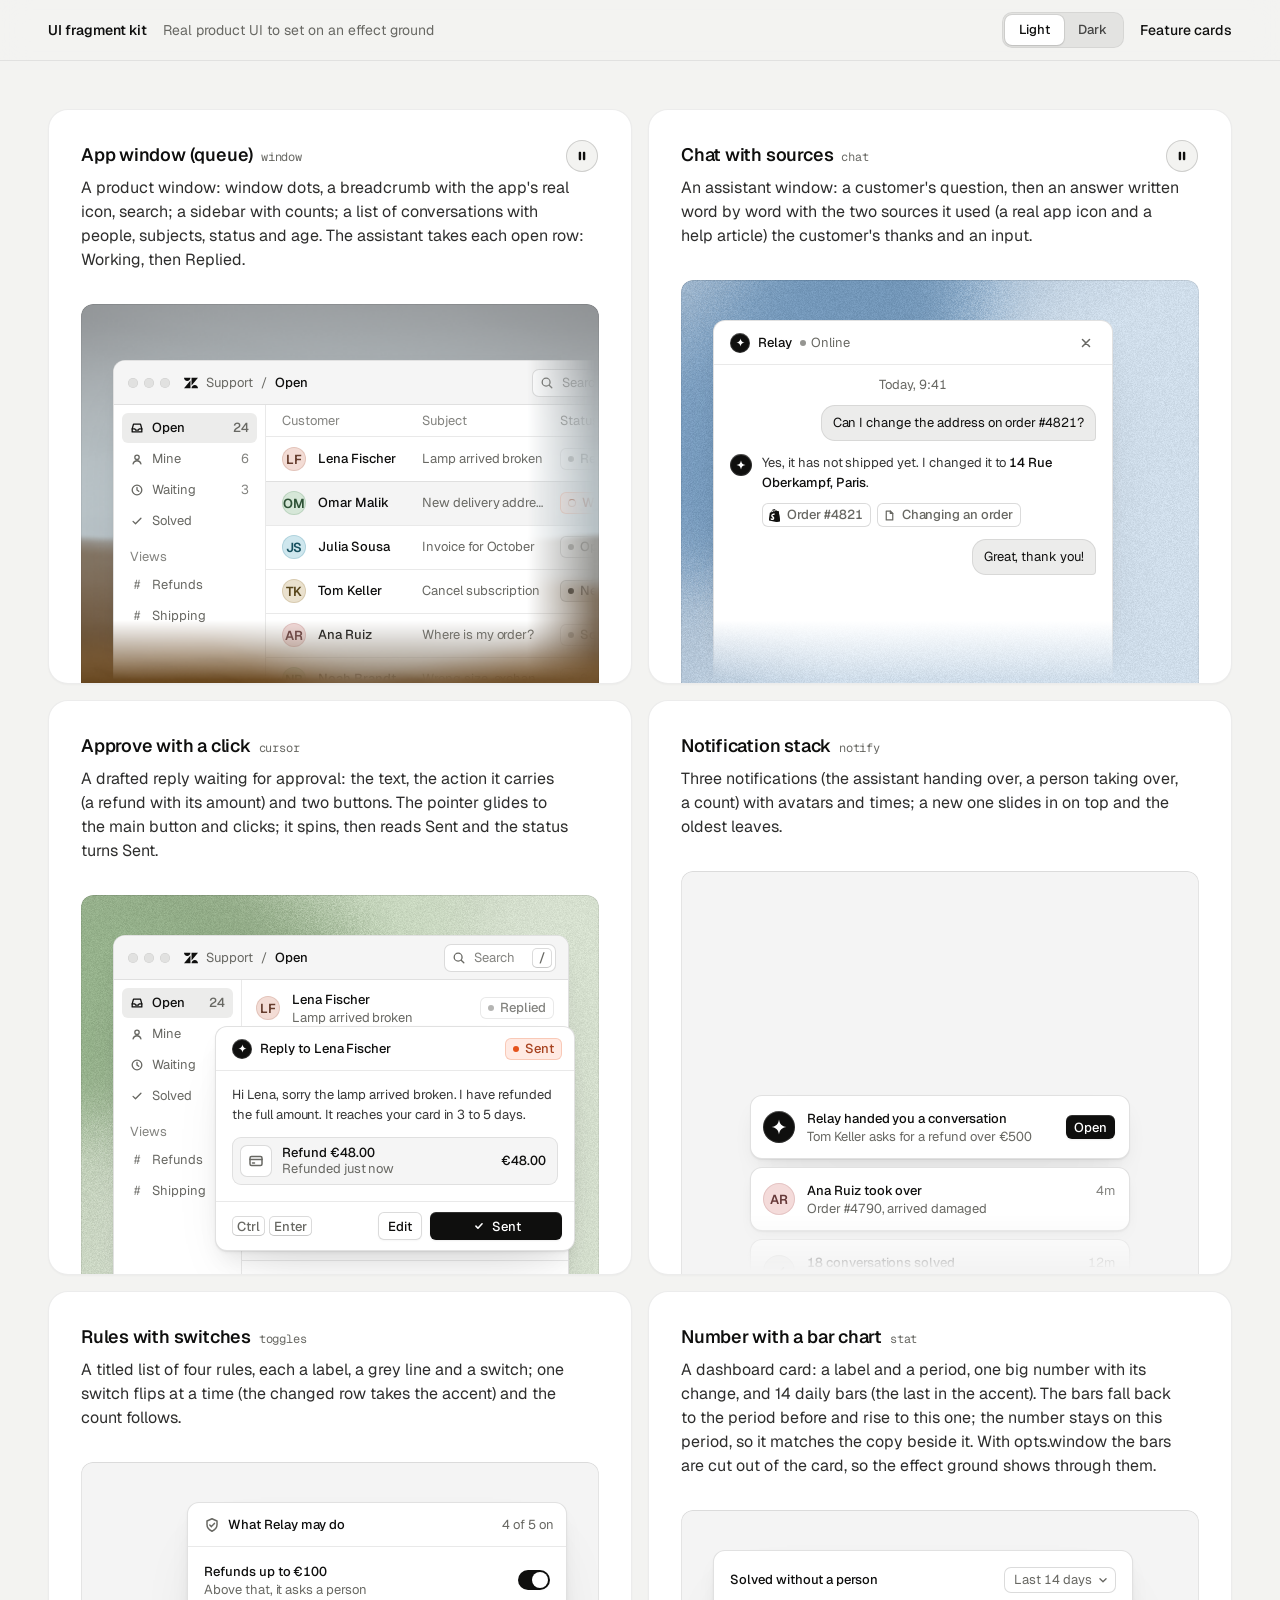
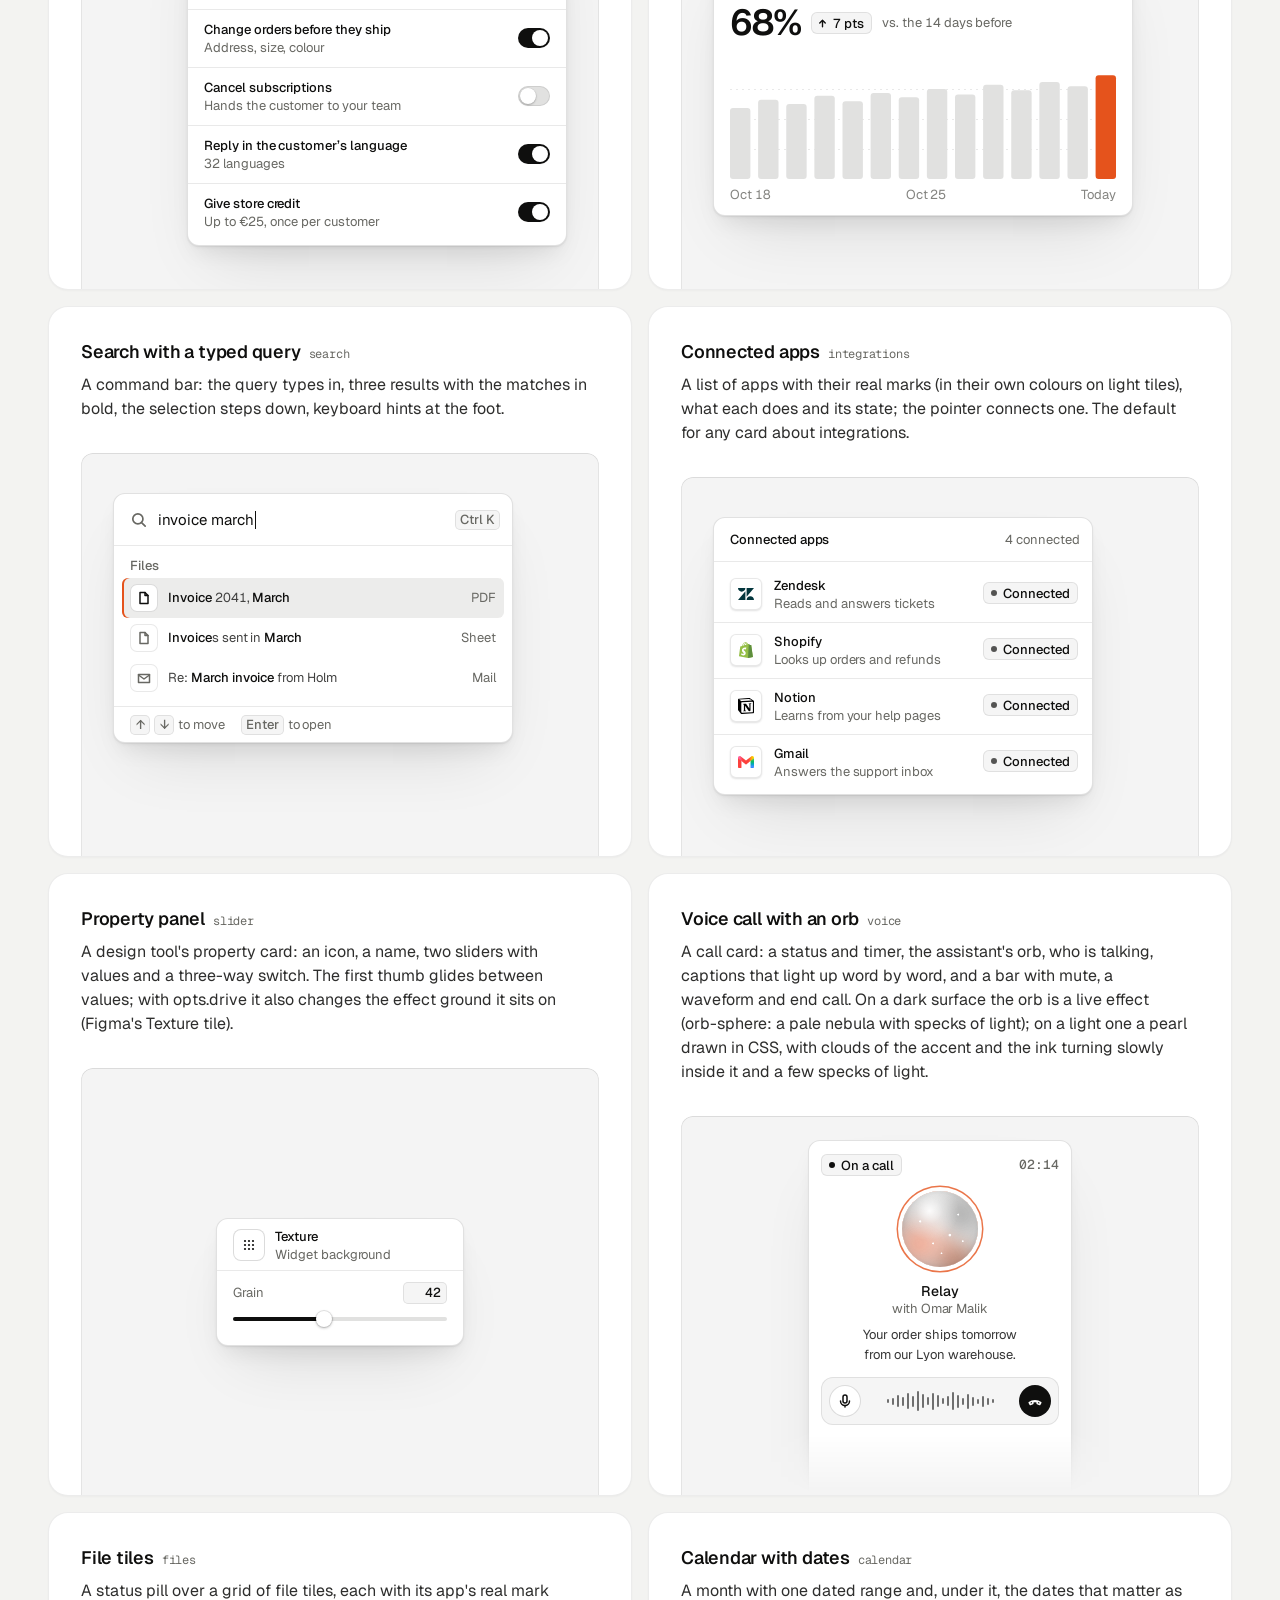
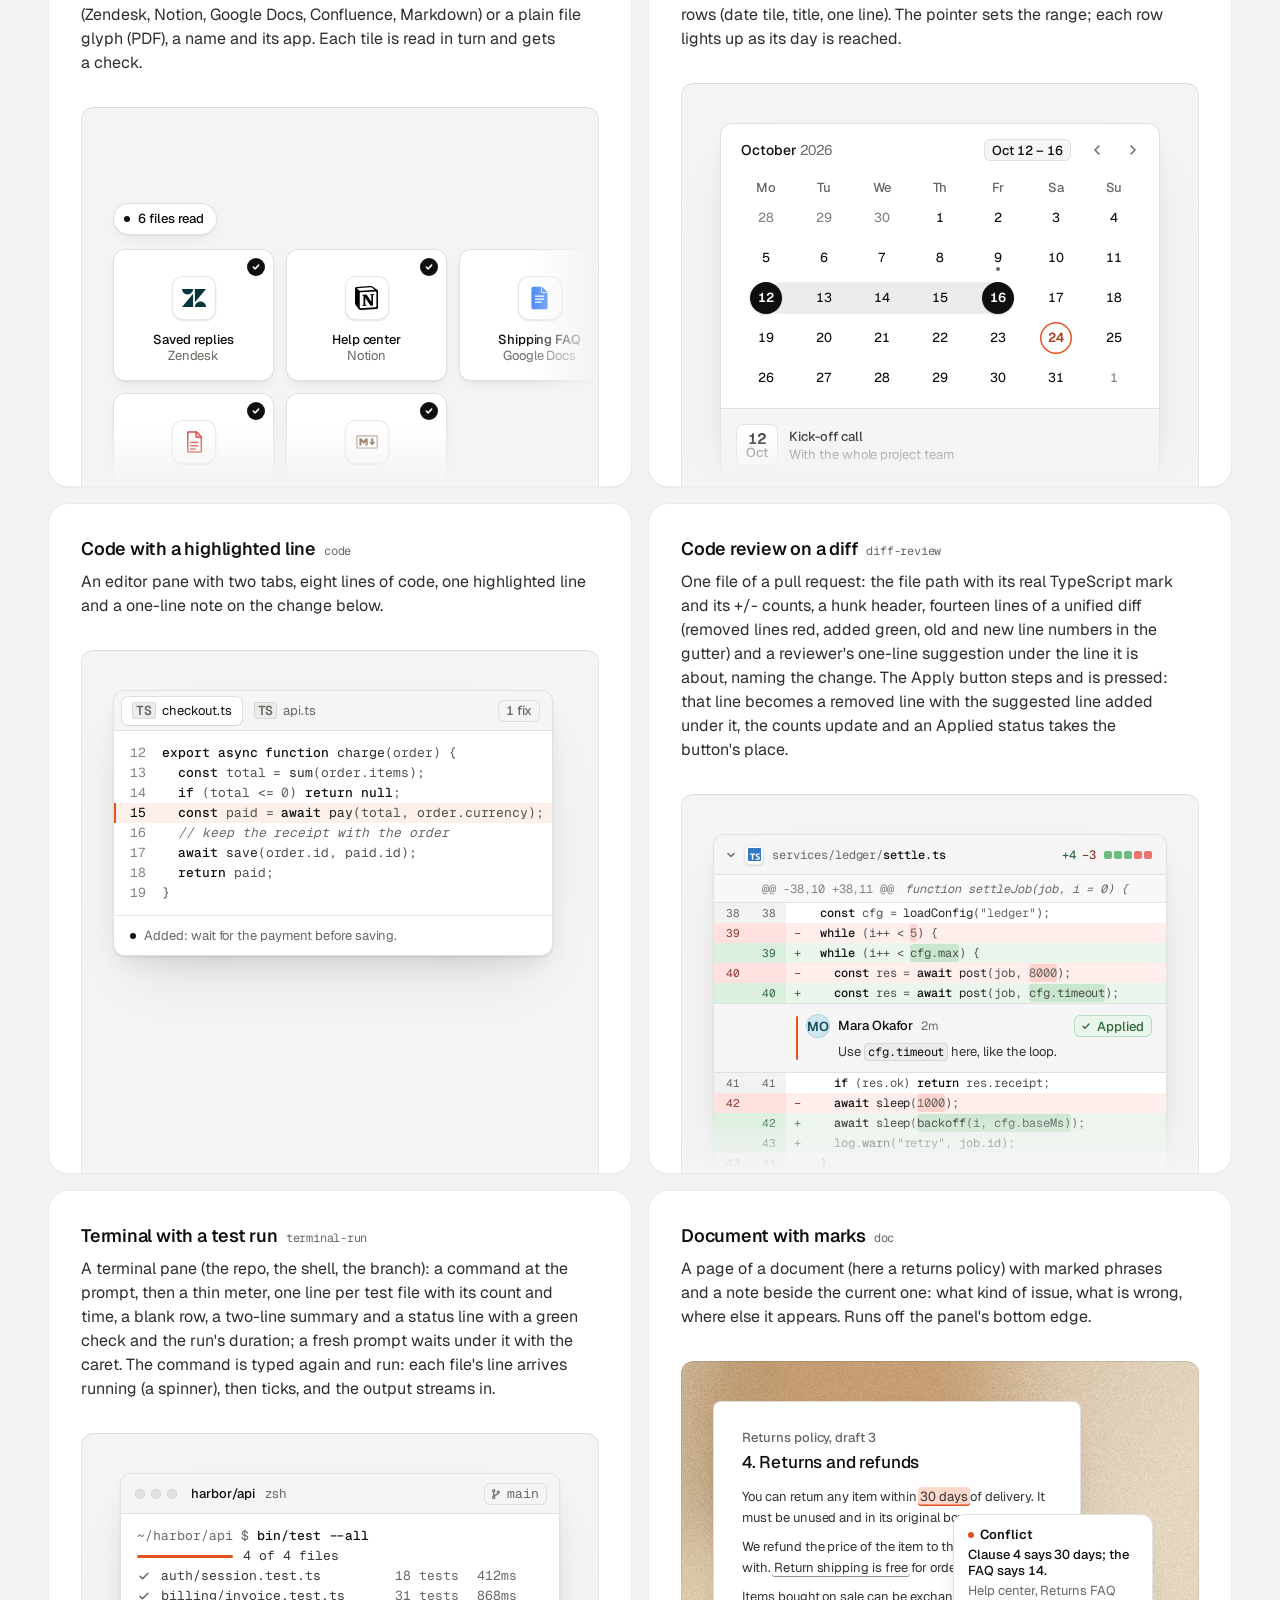
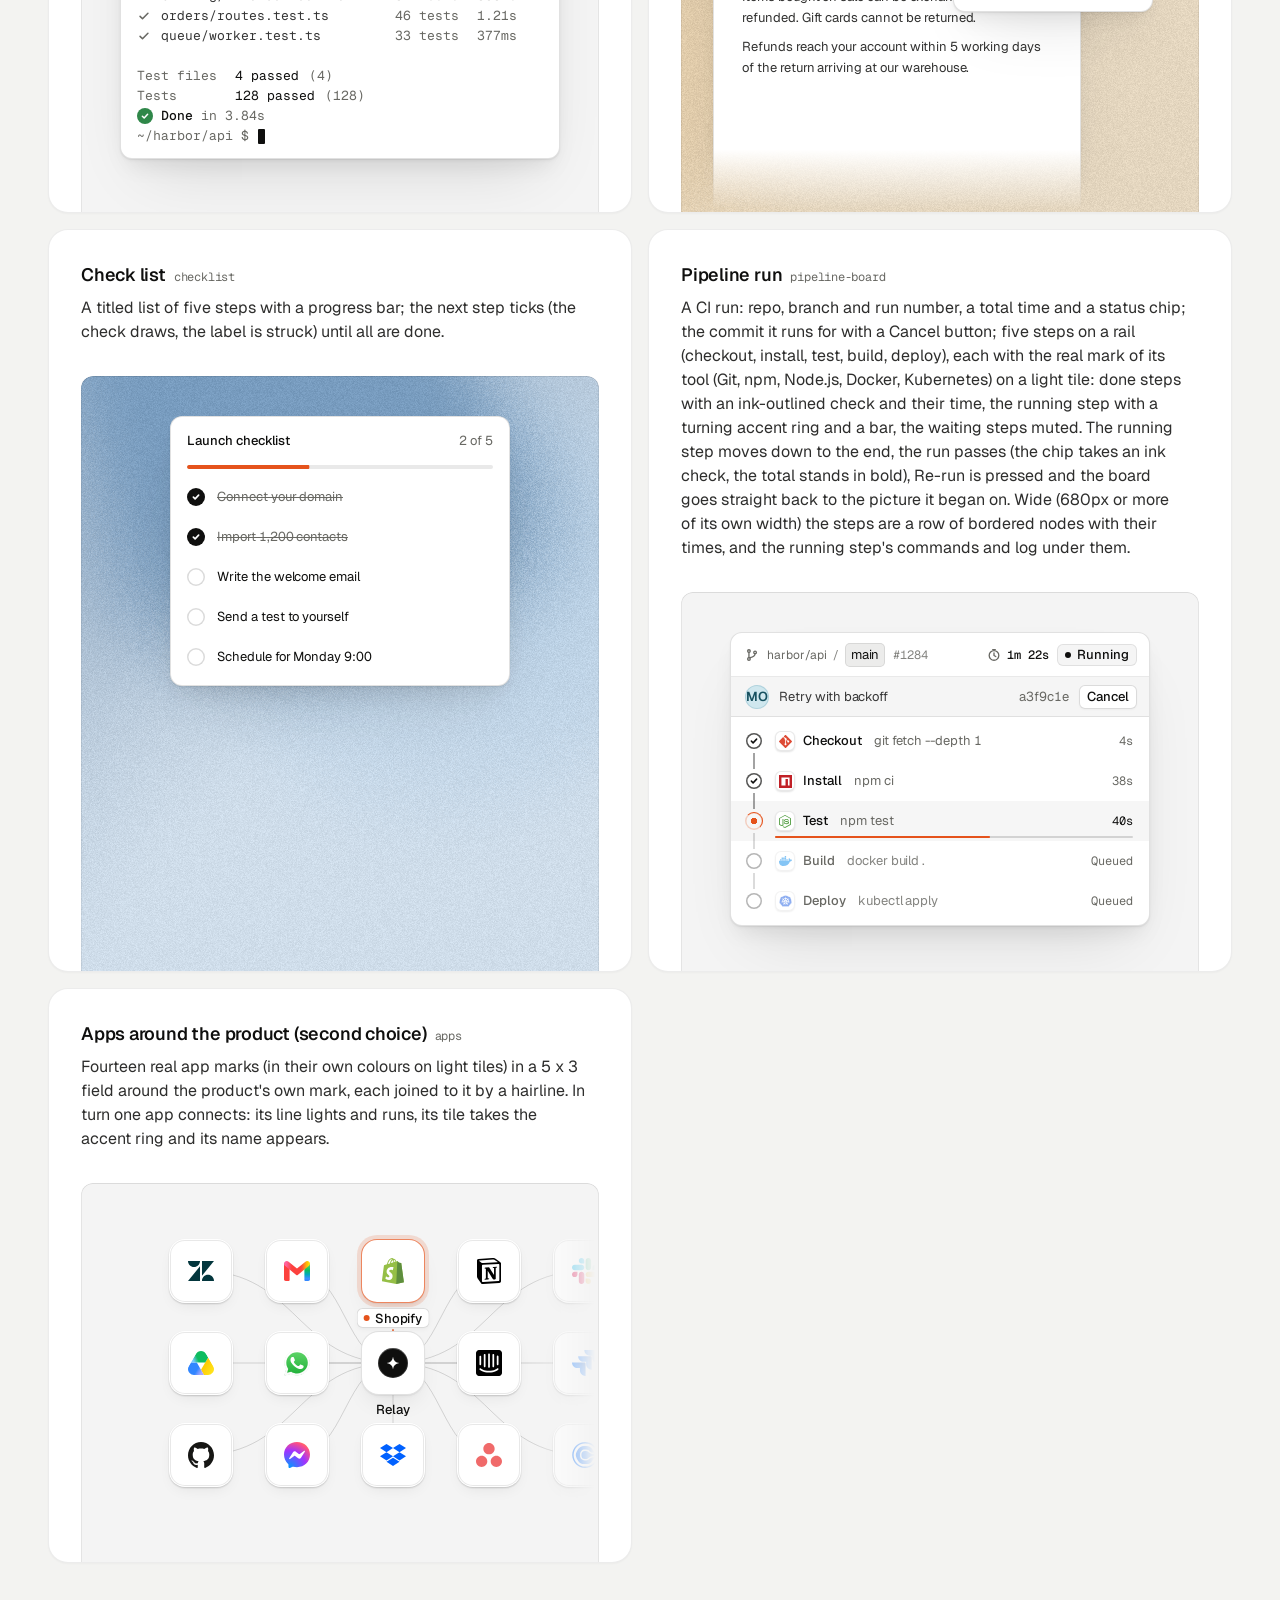
<file: .claude/skills/design-taste-frontend/assets/ui/index.html>
<!doctype html>
<html lang="en" data-theme="light">
<head>
<script>window.__tpGlMax = 16;   /* a gallery shows many live effects at once; a page of a site keeps the default 4 (fx.js) */</script>
<meta charset="utf-8">
<meta name="viewport" content="width=device-width, initial-scale=1">
<title>UI fragment kit</title>
<meta name="description" content="Nineteen pieces of real product UI from the taste-skill kit, each on an effect ground in a feature card.">
<link rel="preconnect" href="https://fonts.googleapis.com">
<link rel="preconnect" href="https://fonts.gstatic.com" crossorigin>
<link href="https://fonts.googleapis.com/css2?family=Geist:wght@300..700&family=Geist+Mono:wght@400;500&display=swap" rel="stylesheet">
<link rel="stylesheet" href="base.css">
<link rel="stylesheet" href="cards.css">
<style>
  :root { --font-text: "Geist", system-ui, sans-serif; --font-display: "Geist", system-ui, sans-serif; --font-mono: "Geist Mono", ui-monospace, monospace; }
  [data-theme="light"] { --bg: #f3f3f1; --card: #ffffff; --ink: #0f0f0e; --muted: #686863; --accent: #e5531c; --accent-ink: #ffffff; --g-bg: #e9e8e4; --g-surface: #f6f5f2; --frag: #ffffff; --warm: #c9a679; }
  [data-theme="dark"] { --bg: #070708; --card: #151517; --ink: #f2f2ef; --muted: #8f9094; --accent: #ff7a3c; --accent-ink: #120c08; --g-bg: #0e0e10; --g-surface: #1b1c1f; --frag: #1c1d20; --warm: #9c9689; }
  * { box-sizing: border-box; }
  html, body { margin: 0; }
  body { font-family: var(--font-text); background: var(--bg); color: var(--ink); -webkit-font-smoothing: antialiased; }
  .panel { --fx-bg: var(--g-bg); --fx-surface: var(--g-surface); --fx-ink: var(--ink); --fx-muted: var(--muted); --fx-accent: var(--hue, var(--warm)); --fx-accent-ink: var(--accent-ink); --calm: var(--g-bg); --p-h: 380px; }
  .top { position: sticky; top: 0; z-index: 20; background: color-mix(in oklab, var(--bg) 86%, transparent); backdrop-filter: blur(14px); -webkit-backdrop-filter: blur(14px); border-bottom: 1px solid color-mix(in oklab, var(--ink) 8%, transparent); }
  .top__in { max-width: 1232px; margin: 0 auto; padding: 0 24px; height: 60px; display: flex; align-items: center; gap: 16px; font-size: 14px; line-height: 20px; }
  .top__in strong { font-weight: 560; }
  .top__in > span { color: var(--muted); }
  .sp { flex: 1; }
  .seg { display: inline-flex; padding: 3px; border-radius: 10px; background: color-mix(in oklab, var(--ink) 6%, var(--bg)); box-shadow: inset 0 0 0 1px color-mix(in oklab, var(--ink) 6%, transparent); }
  .seg button { font: inherit; font-size: 13px; font-weight: 500; border: 0; background: none; color: color-mix(in oklab, var(--ink) 72%, var(--bg)); height: 30px; padding: 0 14px; border-radius: 7px; cursor: pointer; }
  .seg button[aria-pressed="true"] { background: var(--card); color: var(--ink); box-shadow: 0 0 0 1px color-mix(in oklab, var(--ink) 8%, transparent), 0 1px 2px rgb(0 0 0 / .1); }
  .top__in a { color: var(--ink); text-decoration: none; font-weight: 500; }
  main { max-width: 1232px; margin: 0 auto; padding: 48px 24px 96px; }
  .grid { display: grid; grid-template-columns: repeat(2, minmax(0, 1fr)); gap: 16px; }
  .card > h3 code { font: 400 12px/16px var(--font-mono); color: var(--muted); margin-left: 8px; }
  @media (max-width: 860px) { .grid { grid-template-columns: minmax(0, 1fr); } }
  @media (max-width: 600px) { main { padding: 24px 16px 64px; } .top__in { padding: 0 16px; } .top__in > span { display: none; } .panel { --p-h: 340px; } }
</style>
</head>
<body>
<header class="top">
  <div class="top__in">
    <strong>UI fragment kit</strong><span>Real product UI to set on an effect ground</span>
    <span class="sp"></span>
    <div class="seg" role="group" aria-label="Theme"><button type="button" data-mode="light" aria-pressed="true">Light</button><button type="button" data-mode="dark" aria-pressed="false">Dark</button></div>
    <a href="cards.html">Feature cards</a>
  </div>
</header>
<main><div class="grid" id="grid"></div></main>

<script type="module">
  import fx from '../effects/fx.js';
  import ui from './ui.js';
  const index = await fetch('index.json').then(r => r.json());
  // where each one sits, as its meta.json says: anchored at a corner or rising from the bottom and cut by
  // the panel's edge, or whole with 24px or more of ground round it; a fade only where an edge cuts it.
  // Only the compact slider sits in the calm middle (Figma's Texture tile); the cursor dialog is shown
  // where it belongs, over the lower-right edge of a window. [class, fade, style, opts]
  const PLACE = {
    window: ['at-corner', 'stage--fade-br', '--ay:56px'],
    chat: ['at-rise to-edge', 'stage--fade-b'],
    cursor: ['at-over', '', '--bx:24px;--by:24px'],
    notify: ['at-rise fit', 'stage--fade-b', '--ay:calc(100% - 180px);--ay-sm:calc(100% - 180px);--fit-max:380px'],
    toggles: ['at-right', ''],
    stat: ['at-corner', ''],
    search: ['at-corner', ''],
    integrations: ['at-corner', ''],
    slider: ['at-center', '', '', '{"compact":true,"drive":{"param":"grain","min":0.15,"max":0.95}}'],
    voice: ['at-rise to-edge fit', 'stage--fade-b', '--ax:max(24px, 50% - 132px);--ay:24px;--fit-max:264px'],
    files: ['at-corner wide', 'stage--fade-br', '--w:680px;--ay:96px'],
    calendar: ['at-rise fit', 'stage--fade-b', '--fit-max:440px'],
    code: ['at-corner', ''],
    'diff-review': ['at-corner fit', 'stage--fade-b', '--fit-max:480px'],
    'terminal-run': ['at-rise fit', '', '--fit-max:440px'],
    'pipeline-board': ['at-rise fit', '', '--fit-max:420px'],
    doc: ['at-corner to-edge', 'stage--fade-b'],
    checklist: ['at-rise fit', '', '--fit-max:340px'],
    apps: ['at-corner wide', 'stage--fade-br', '--w:560px;--ay:48px'],
  };
  // grounds behind UI are soft lit fields (never a line or dot pattern), on both themes: the bright
  // picture behind dark UI on the dark page, a clear step darker than white UI on the light page
  // the painting stays abstract (a mist over warm sand, level, fully soft) and shows once on the page
  const PAINT = ['painterly-landscape', { blur: 1, brush: 0.35, slope: 0, hillY: 0.3, horizon: 0.62, calm: 0.2, calmX: 0.6, calmY: 0.8, drift: 0, side: 1 }, '{"bg":"#a3b0b6","accent":"#c49a6c"}'];
  const GRAIN = ['grain-gradient', { speed: 0, grainMotion: 0, calm: 0.2, calmX: 0.5, calmY: 0.6, tint: 0.6, contrast: 0.6 }, '{"bg":"#d9ccb7","surface":"#e9e0d2","ink":"#2a2622","muted":"#6f675c","accent":"#a8794a"}'];
  const SKY = [GRAIN[0], GRAIN[1], '{"bg":"#c6d3df","surface":"#d6e0e9","ink":"#25303a","muted":"#5d6873","accent":"#3f6a92"}'];
  const SAGE = [GRAIN[0], GRAIN[1], '{"bg":"#cdd6c6","surface":"#dce3d6","ink":"#262d24","muted":"#5f6a5a","accent":"#6c8e63"}'];
  const GROUND = (m, i) => (m.name === 'slider' ? GRAIN : i === 0 ? PAINT : [GRAIN, SKY, SAGE][i % 3]);
  const q = new URLSearchParams(location.search);
  const grid = document.getElementById('grid');
  grid.innerHTML = index.fragments.map((m, i) => {
    const [at, fade, extra = '', opts = ''] = PLACE[m.name] || ['at-corner', 'stage--fade-br'];
    const [id, params, pal] = GROUND(m, i);
    const w = at === 'at-center' ? '' : ` style="--ax:32px;--ay:40px;${extra}"`;
    const o = opts ? ` data-ui-opts='${opts}'` : '';
    // the cursor is a dialog over a window's edge: the window under it holds still
    const under = m.name === 'cursor' ? `<div class="at-corner" style="--ax:32px;--ay:40px" data-ui-load="window" data-ui-opts='{"compact":true}' data-ui-still></div>` : '';
    return `<article class="card card--row"><h3>${m.title}<code>${m.name}</code></h3><p>${m.shows}</p>
      <div class="panel" data-fx="${id}" data-fx-seed="${(i + 1) * 17}" data-fx-params='${JSON.stringify(params)}' data-fx-palette='${pal}' style="--calm-k:0%">
        <div class="stage ${fade}">${under}<div class="${at}"${w}${o} data-ui-load="${m.name}"></div></div></div></article>`;
  }).join('');
  function setMode(mode) {
    document.documentElement.dataset.theme = mode;
    document.querySelectorAll('.seg button').forEach(b => b.setAttribute('aria-pressed', String(b.dataset.mode === mode)));
  }
  setMode(q.get('mode') === 'dark' ? 'dark' : 'light');
  if (q.has('t')) fx.setClock(+q.get('t'));
  // each ground is drawn once near the screen and kept as a picture (its WebGL context freed), so nineteen
  // panels need one or two contexts, not nineteen
  await Promise.all([ui.loadAll(grid), ui.grounds(grid, fx)]);
  document.documentElement.dataset.ready = '1';
  document.querySelectorAll('.seg button').forEach(b => b.addEventListener('click', async () => {
    setMode(b.dataset.mode);
    for (const el of grid.querySelectorAll('[data-ui]')) el.__ui?.repaint?.();
    await ui.grounds(grid, fx);
  }));
</script>
</body>
</html>
</file>
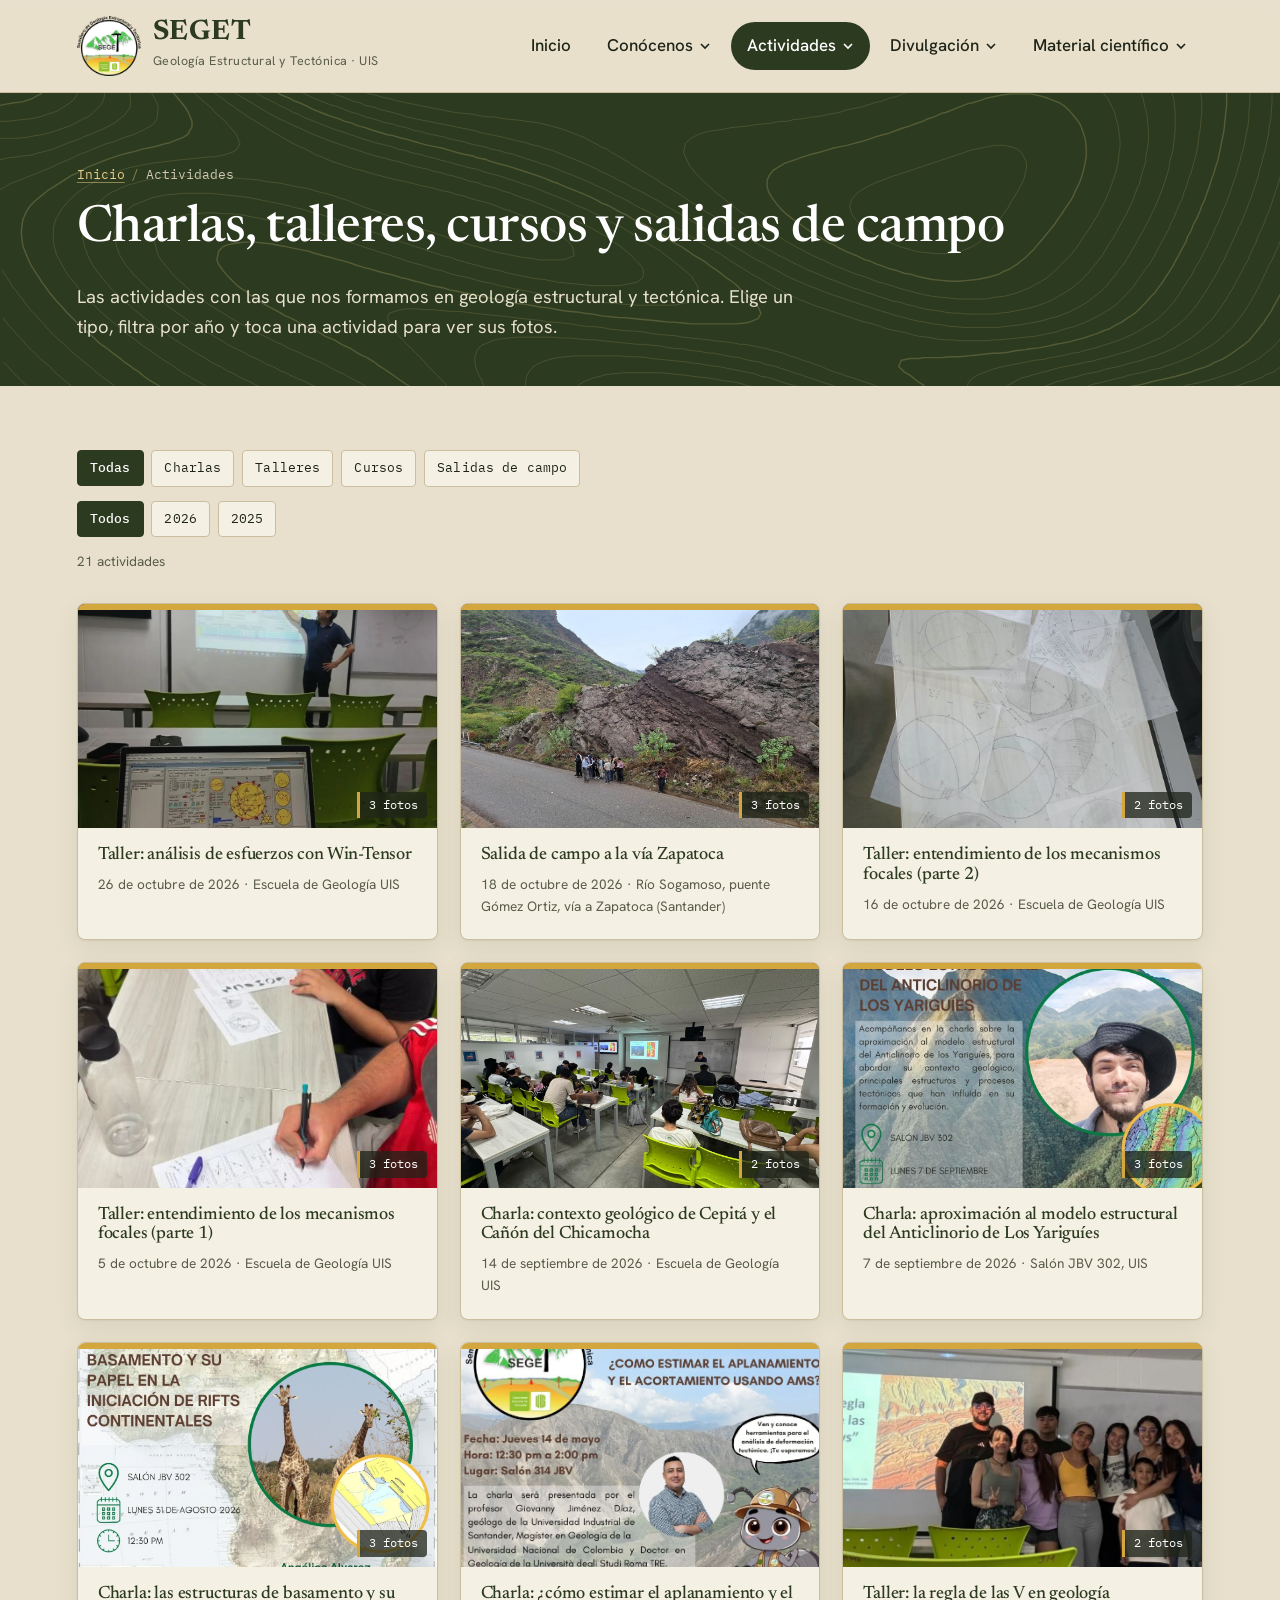
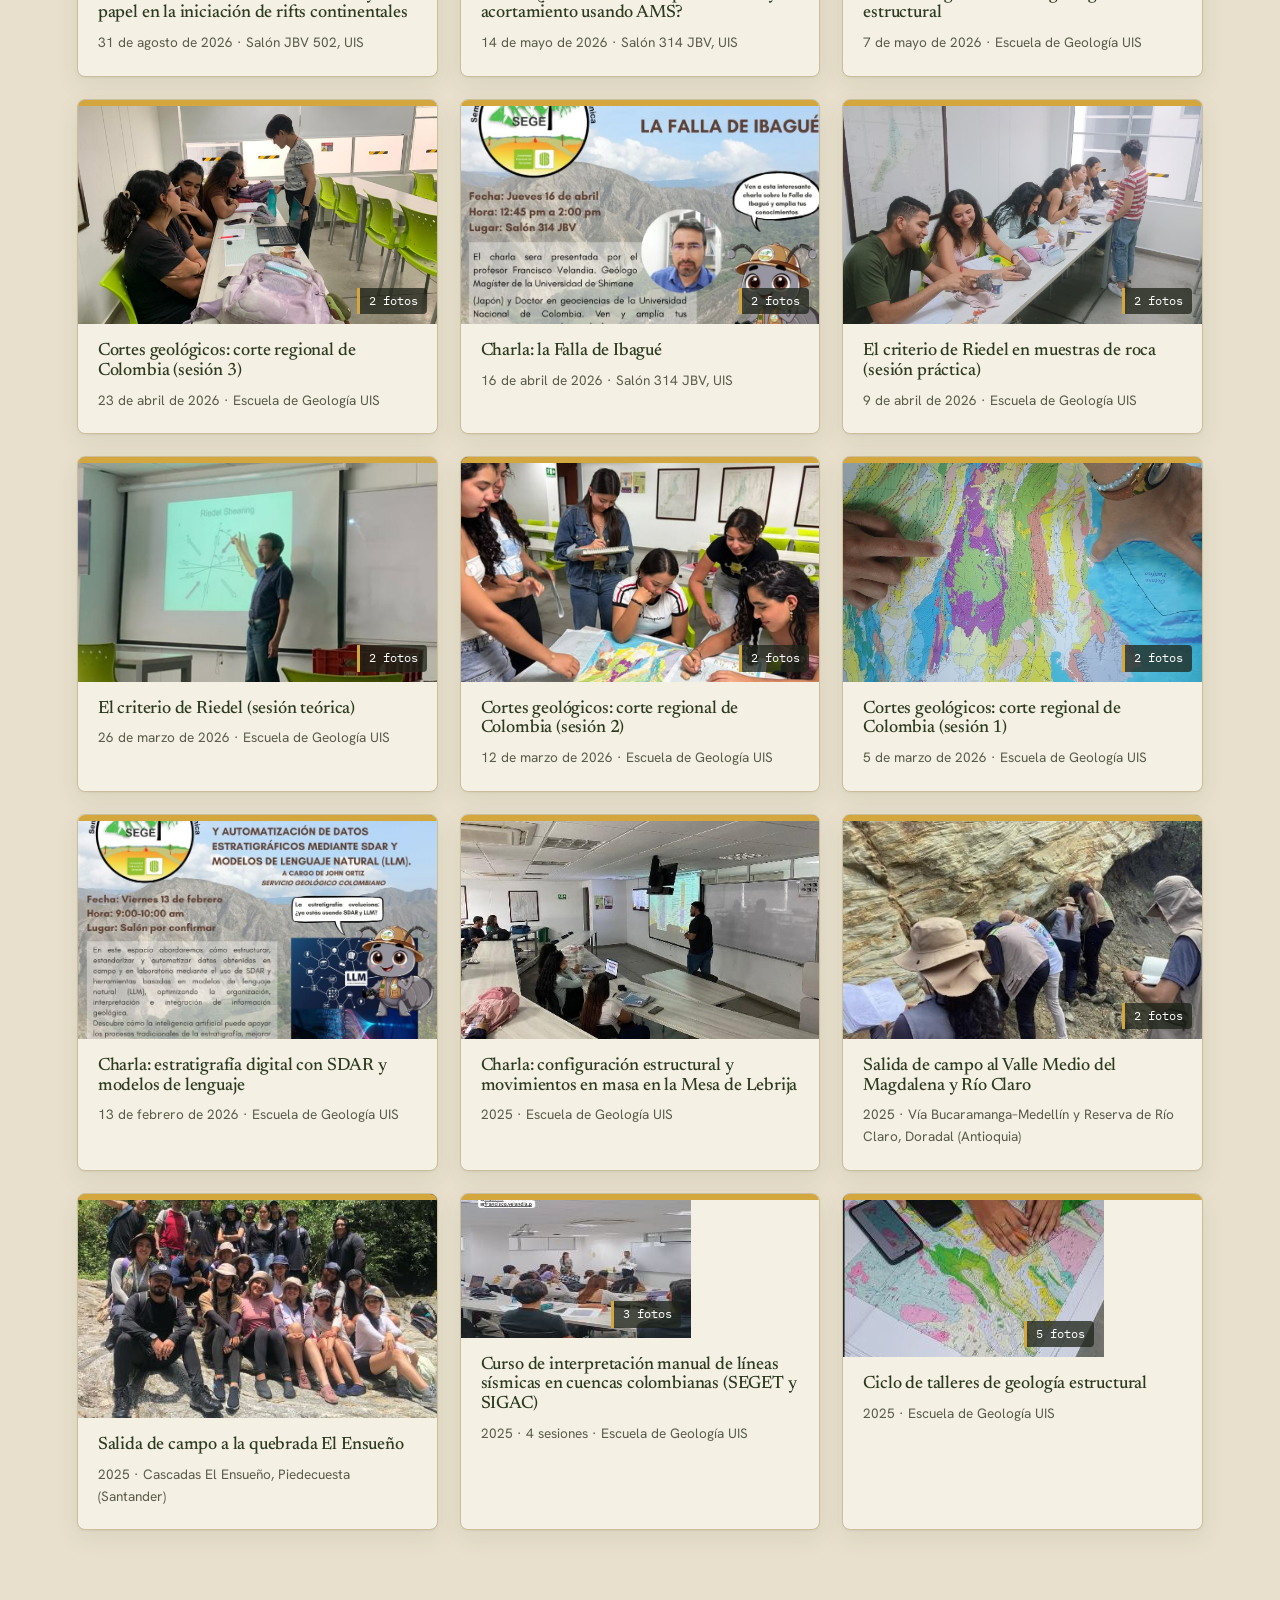
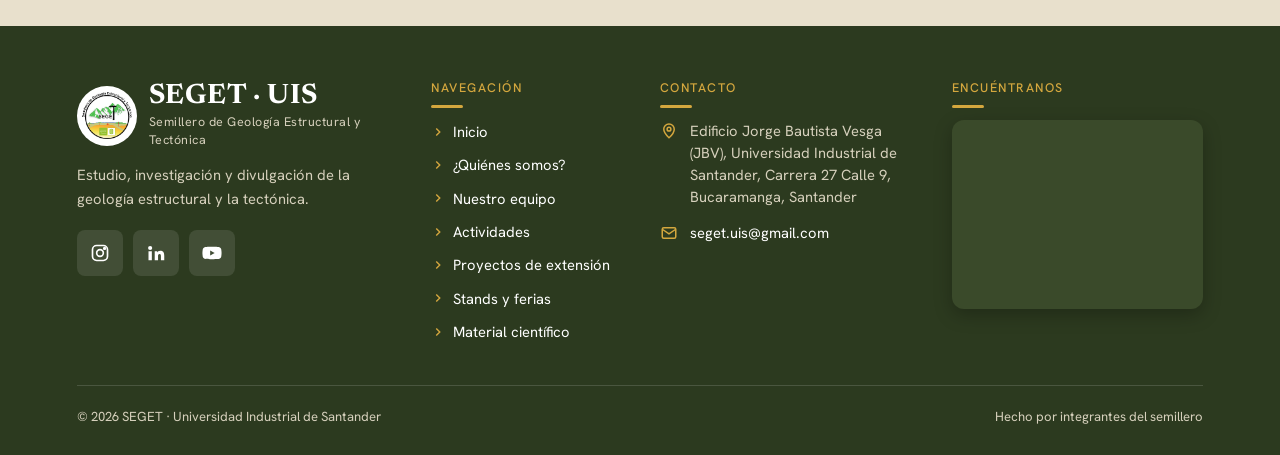
<file: actividades.html>
<!doctype html>
<html lang="es">
<head>
  <meta charset="utf-8">
  <meta name="viewport" content="width=device-width, initial-scale=1">
  <title>Actividades · SEGET UIS</title>
  <meta name="description" content="Charlas, talleres, cursos y salidas de campo del SEGET.">
  <meta name="theme-color" content="#2C3A1F">
  <meta property="og:title" content="Actividades · SEGET UIS">
  <meta property="og:description" content="Charlas, talleres, cursos y salidas de campo del SEGET.">
  <meta property="og:image" content="https://seget-uis.github.io/Seget-Uis/assets/img/compartir/actividades.jpg">
  <meta property="og:image:width" content="1200">
  <meta property="og:image:height" content="630">
  <meta property="og:url" content="https://seget-uis.github.io/Seget-Uis/actividades.html">
  <link rel="canonical" href="https://seget-uis.github.io/Seget-Uis/actividades.html">
  <meta property="og:type" content="website">
  <meta property="og:site_name" content="SEGET · UIS">
  <meta property="og:locale" content="es_CO">
  <meta name="twitter:card" content="summary_large_image">
  <link rel="icon" href="assets/img/logo-seget.png" type="image/png">
  <link rel="preconnect" href="https://fonts.googleapis.com">
  <link rel="preconnect" href="https://fonts.gstatic.com" crossorigin>
  <link href="https://fonts.googleapis.com/css2?family=Newsreader:ital,opsz,wght@0,6..72,400;0,6..72,500;0,6..72,600;1,6..72,500&family=Hanken+Grotesk:wght@400;500;600;700&family=IBM+Plex+Mono:wght@400;500&display=swap" rel="stylesheet">
  <link rel="stylesheet" href="assets/css/seget.css">
  <script src="assets/js/seget.js" defer></script>
</head>
<body data-pagina="actividades">
<main>
  <section class="cabecera">
    <div class="contenedor">
      <nav class="migas" aria-label="Ruta de navegación"></nav>
      <h1>Charlas, talleres, cursos y salidas de campo</h1>
      <p class="lead">Las actividades con las que nos formamos en geología estructural y tectónica. Elige un tipo, filtra por año y toca una actividad para ver sus fotos.</p>
    </div>
  </section>
  <section class="seccion" style="padding-top:0">
    <div class="contenedor">
      <div class="filtros-grupo">
        <div class="filtros" id="filtro-cat" role="group" aria-label="Tipo de actividad"></div>
        <div class="filtros" id="filtro-anio" role="group" aria-label="Año"></div>
        <p class="actividad-meta" id="total-actividades" aria-live="polite"></p>
      </div>
      <div class="rejilla rejilla--3" id="lista-actividades" data-categorias="Charla, Taller, Curso, Salida de campo"></div>
    </div>
  </section>
</main>
</body>
</html>
</file>
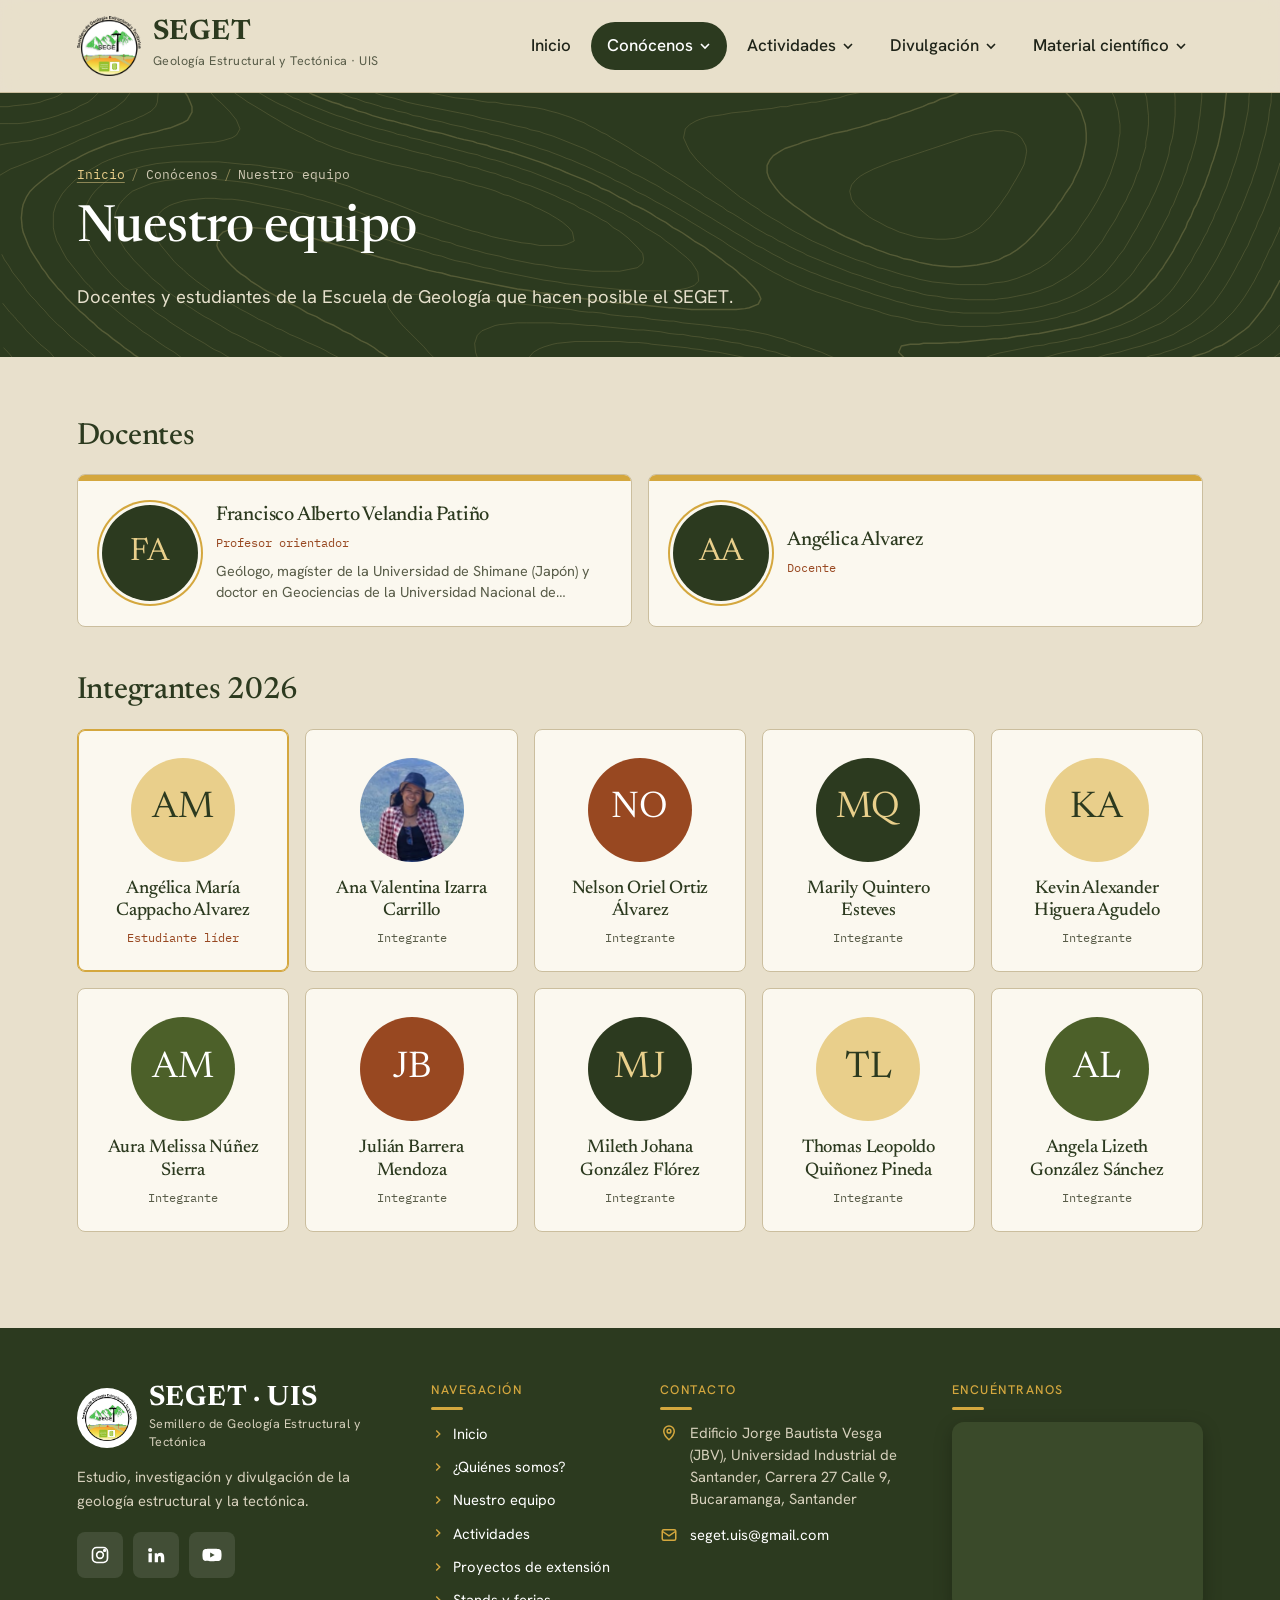
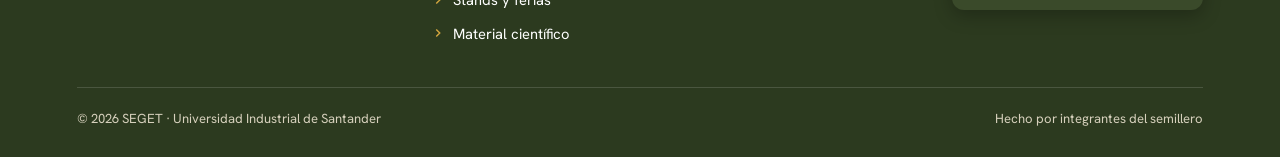
<file: integrantes.html>
<!doctype html>
<html lang="es">
<head>
  <meta charset="utf-8">
  <meta name="viewport" content="width=device-width, initial-scale=1">
  <title>Integrantes · SEGET UIS</title>
  <meta name="description" content="Docentes y estudiantes que hacen parte del Semillero de Geología Estructural y Tectónica de la UIS.">
  <meta name="theme-color" content="#2C3A1F">
  <meta property="og:title" content="Integrantes · SEGET UIS">
  <meta property="og:description" content="Docentes y estudiantes que hacen parte del Semillero de Geología Estructural y Tectónica de la UIS.">
  <meta property="og:image" content="https://seget-uis.github.io/Seget-Uis/assets/img/compartir/integrantes.jpg">
  <meta property="og:image:width" content="1200">
  <meta property="og:image:height" content="630">
  <meta property="og:url" content="https://seget-uis.github.io/Seget-Uis/integrantes.html">
  <link rel="canonical" href="https://seget-uis.github.io/Seget-Uis/integrantes.html">
  <meta property="og:type" content="website">
  <meta property="og:site_name" content="SEGET · UIS">
  <meta property="og:locale" content="es_CO">
  <meta name="twitter:card" content="summary_large_image">
  <link rel="icon" href="assets/img/logo-seget.png" type="image/png">
  <link rel="preconnect" href="https://fonts.googleapis.com">
  <link rel="preconnect" href="https://fonts.gstatic.com" crossorigin>
  <link href="https://fonts.googleapis.com/css2?family=Newsreader:ital,opsz,wght@0,6..72,400;0,6..72,500;0,6..72,600;1,6..72,500&family=Hanken+Grotesk:wght@400;500;600;700&family=IBM+Plex+Mono:wght@400;500&display=swap" rel="stylesheet">
  <link rel="stylesheet" href="assets/css/seget.css">
  <script src="assets/js/seget.js" defer></script>
</head>
<body data-pagina="integrantes">
<main>
  <section class="cabecera">
    <div class="contenedor">
      <nav class="migas" aria-label="Ruta de navegación"></nav>
      <h1>Nuestro equipo</h1>
      <p class="lead">Docentes y estudiantes de la Escuela de Geología que hacen posible el SEGET.</p>
    </div>
  </section>
  <section class="seccion" style="padding-top:0">
    <div class="contenedor">
      <div id="equipo"></div>
    </div>
  </section>
</main>
</body>
</html>
</file>
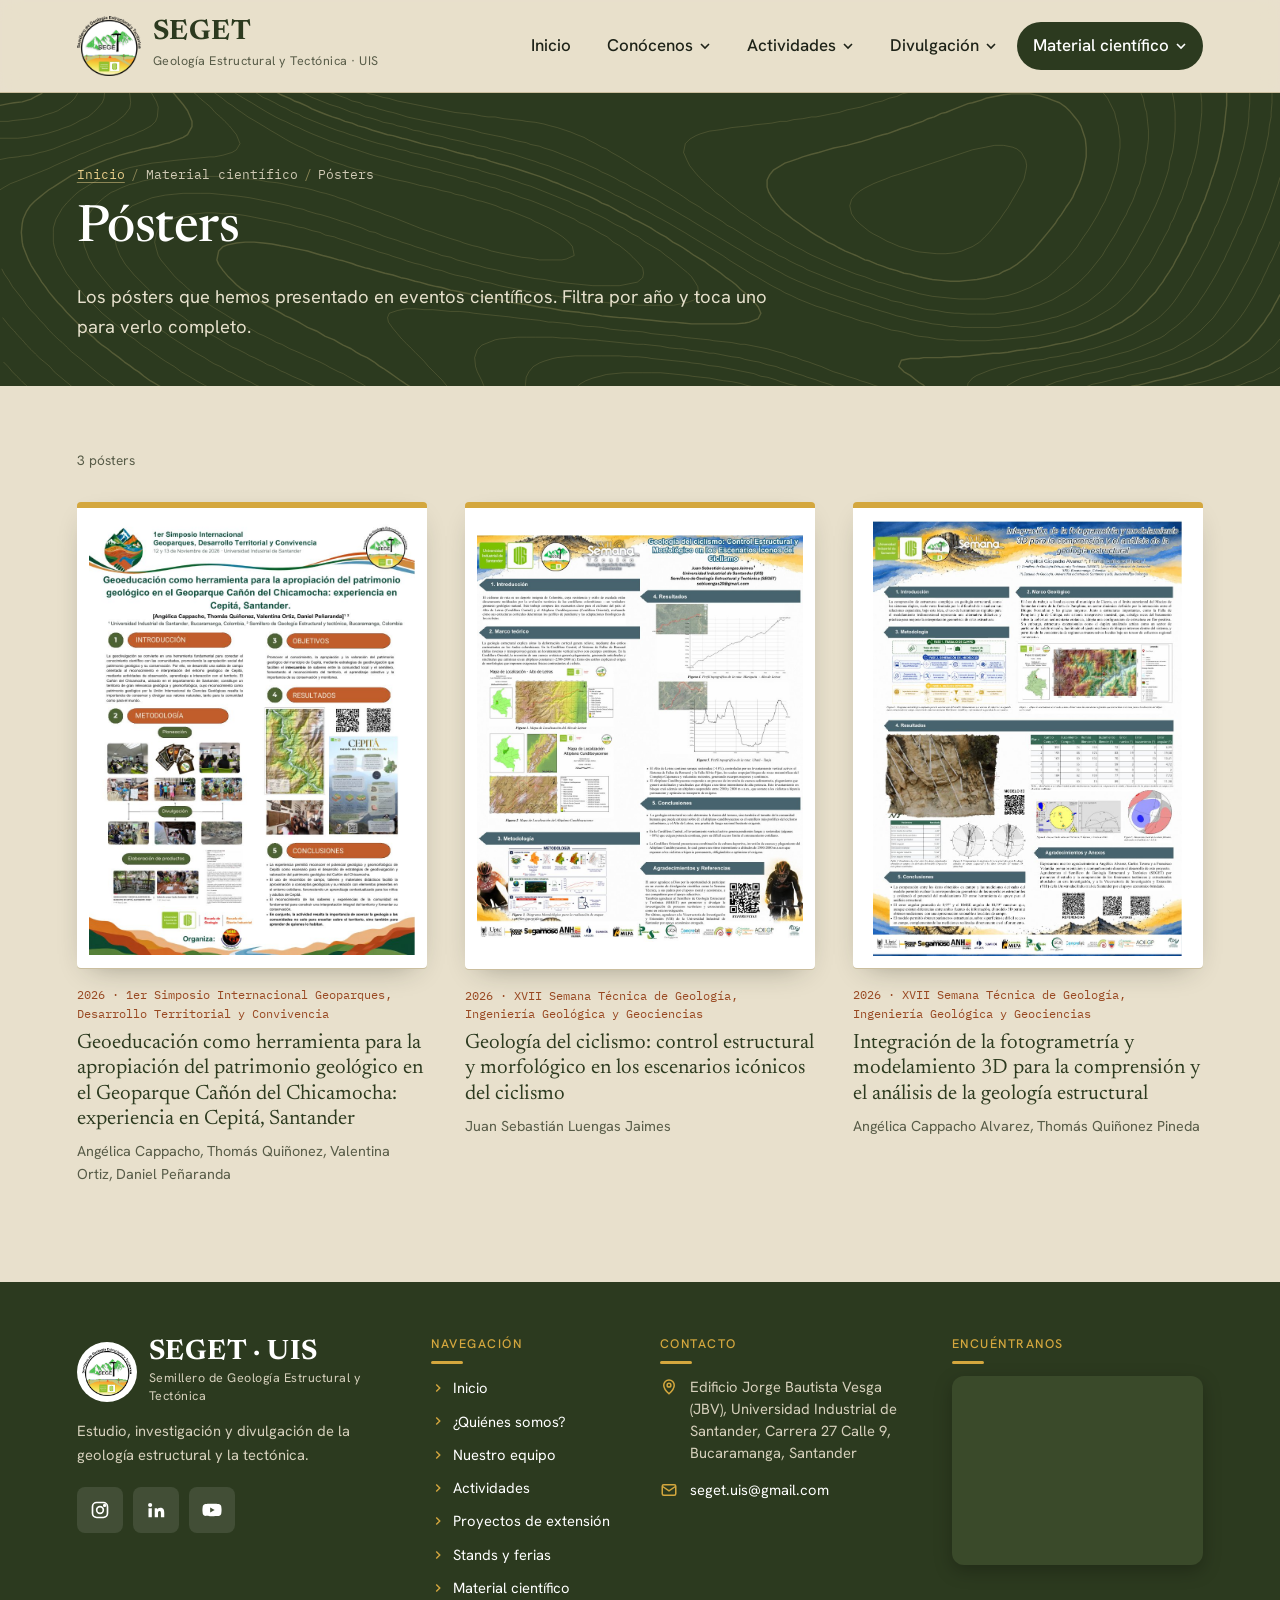
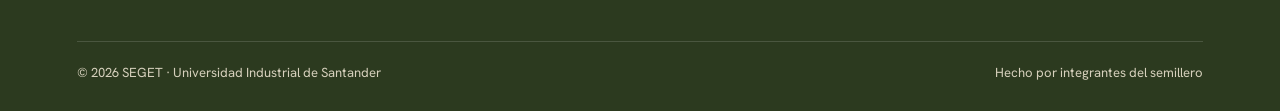
<file: material.html>
<!doctype html>
<html lang="es">
<head>
  <meta charset="utf-8">
  <meta name="viewport" content="width=device-width, initial-scale=1">
  <title>Material científico · SEGET UIS</title>
  <meta name="description" content="Pósters, trabajos de grado y artículos hechos por integrantes del Semillero de Geología Estructural y Tectónica de la UIS.">
  <meta name="theme-color" content="#2C3A1F">
  <meta property="og:title" content="Material científico · SEGET UIS">
  <meta property="og:description" content="Pósters, trabajos de grado y artículos hechos por integrantes del Semillero de Geología Estructural y Tectónica de la UIS.">
  <meta property="og:image" content="https://seget-uis.github.io/Seget-Uis/assets/img/compartir/material.jpg">
  <meta property="og:image:width" content="1200">
  <meta property="og:image:height" content="630">
  <meta property="og:url" content="https://seget-uis.github.io/Seget-Uis/material.html">
  <link rel="canonical" href="https://seget-uis.github.io/Seget-Uis/material.html">
  <meta property="og:type" content="website">
  <meta property="og:site_name" content="SEGET · UIS">
  <meta property="og:locale" content="es_CO">
  <meta name="twitter:card" content="summary_large_image">
  <link rel="icon" href="assets/img/logo-seget.png" type="image/png">
  <link rel="preconnect" href="https://fonts.googleapis.com">
  <link rel="preconnect" href="https://fonts.gstatic.com" crossorigin>
  <link href="https://fonts.googleapis.com/css2?family=Newsreader:ital,opsz,wght@0,6..72,400;0,6..72,500;0,6..72,600;1,6..72,500&family=Hanken+Grotesk:wght@400;500;600;700&family=IBM+Plex+Mono:wght@400;500&display=swap" rel="stylesheet">
  <link rel="stylesheet" href="assets/css/seget.css">
  <script src="assets/js/seget.js" defer></script>
</head>
<body data-pagina="material">
<main>
  <section class="cabecera">
    <div class="contenedor">
      <nav class="migas" aria-label="Ruta de navegación"></nav>
      <h1>Pósters, trabajos de grado y artículos</h1>
      <p class="lead">Los pósters que hemos presentado en eventos, los trabajos de grado y los artículos de nuestros integrantes. Filtra por año y toca un trabajo para ver más detalles.</p>
    </div>
  </section>
  <section class="seccion" style="padding-top:0">
    <div class="contenedor">
      <div class="filtros-grupo">
        <div class="pestanas" id="filtro-tipo" role="group" aria-label="Tipo de material"></div>
        <div class="filtros" id="filtro-anio-material" role="group" aria-label="Año"></div>
        <p class="actividad-meta" id="total-material" aria-live="polite"></p>
      </div>
      <div class="rejilla rejilla--3" id="lista-material"></div>
    </div>
  </section>
</main>
</body>
</html>
</file>
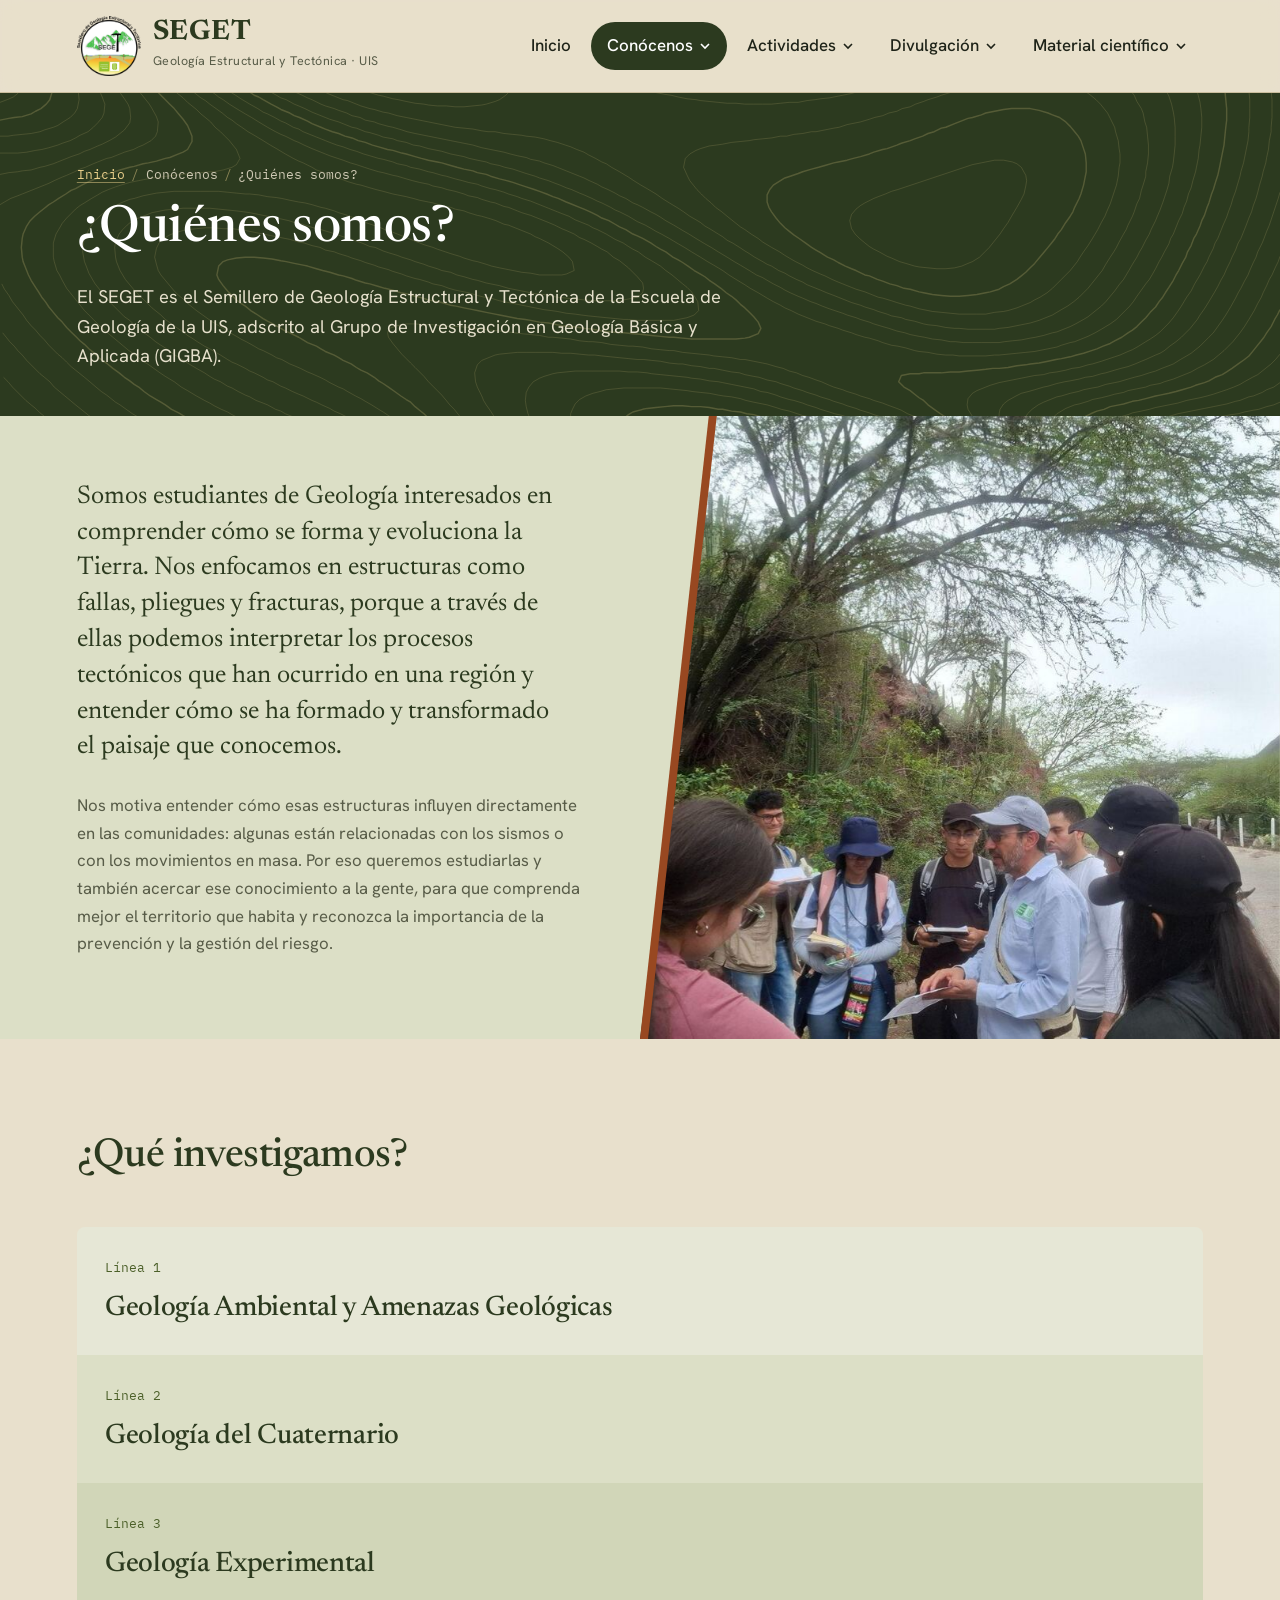
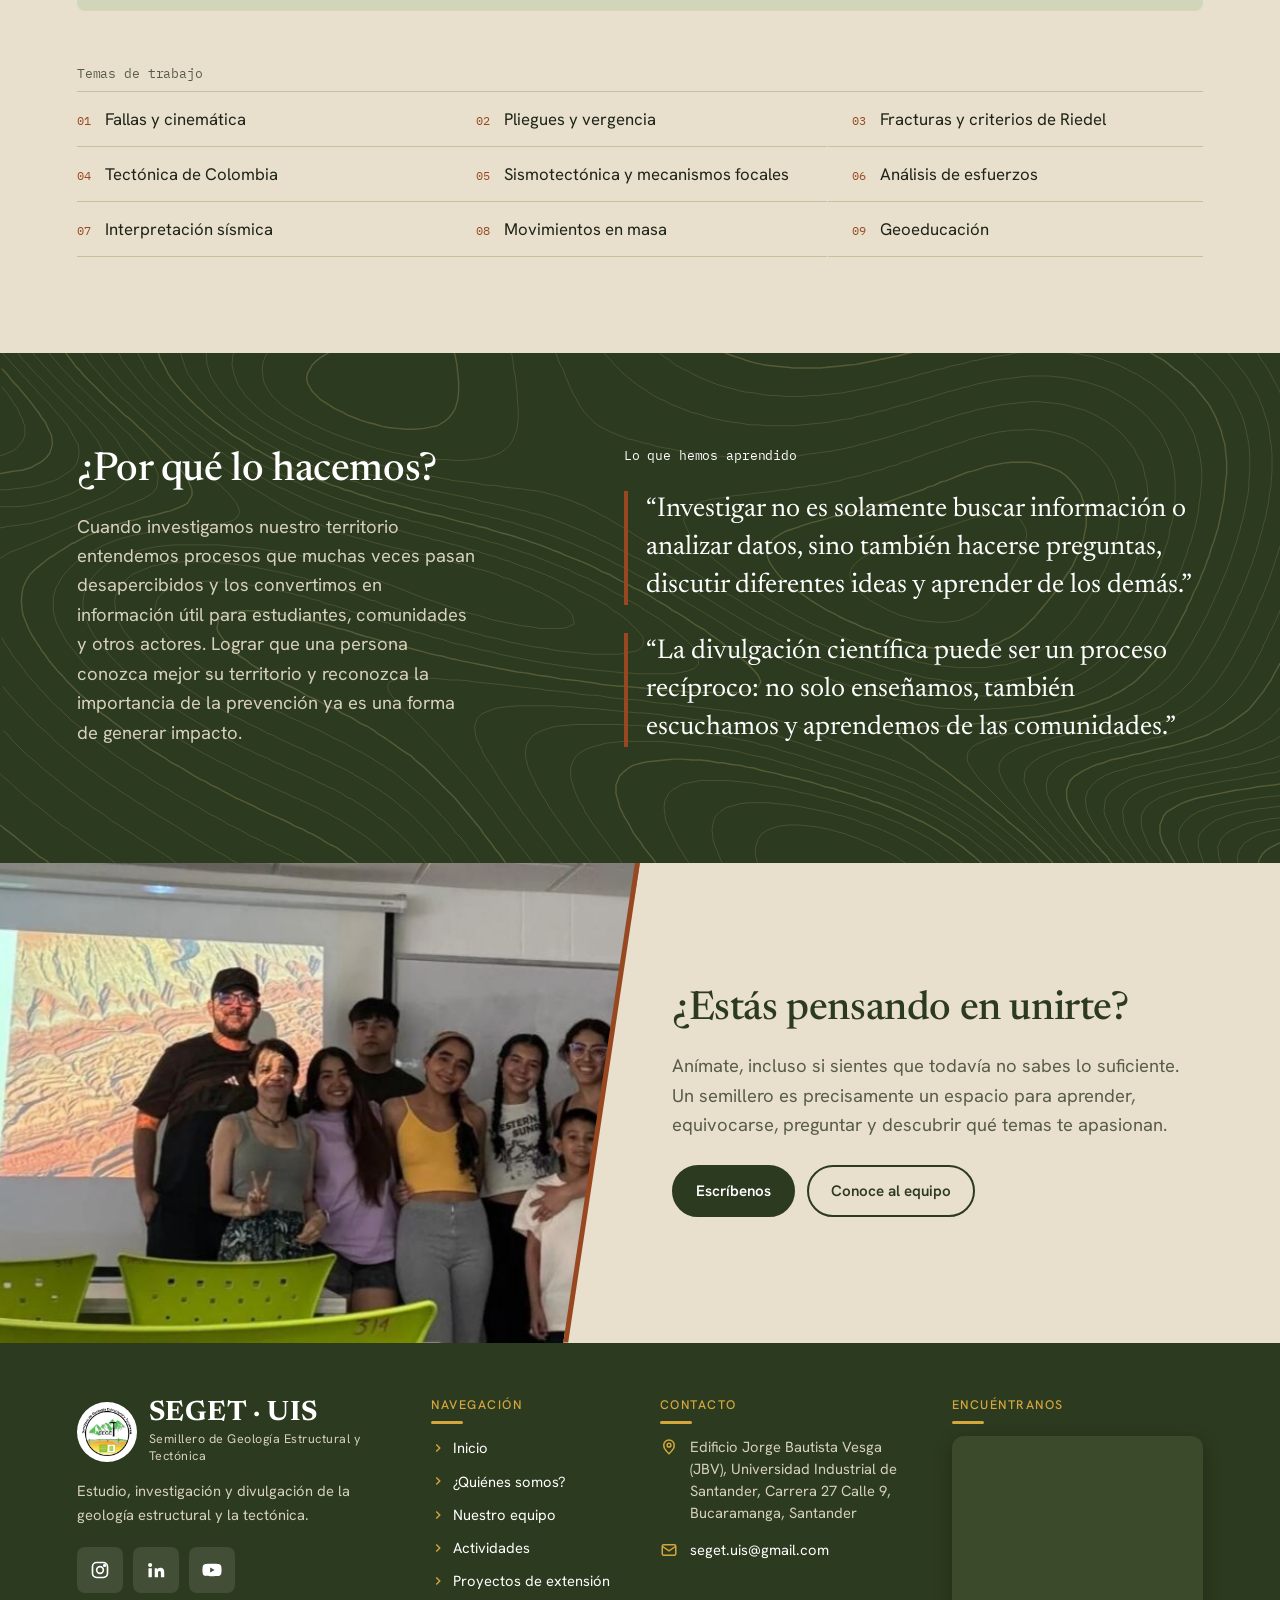
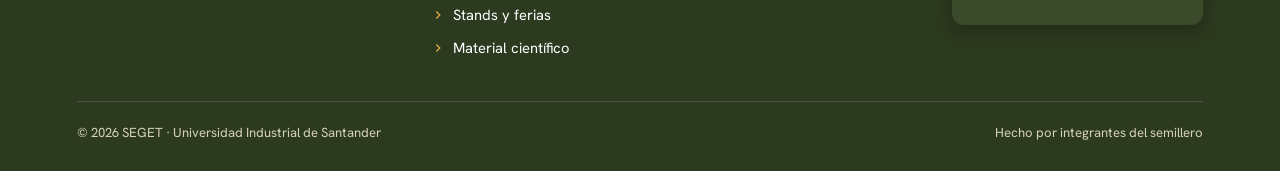
<file: nosotros.html>
<!doctype html>
<html lang="es">
<head>
  <meta charset="utf-8">
  <meta name="viewport" content="width=device-width, initial-scale=1">
  <title>Nosotros · SEGET UIS</title>
  <meta name="description" content="Quiénes somos y qué nos motiva en el Semillero de Geología Estructural y Tectónica de la UIS.">
  <meta name="theme-color" content="#2C3A1F">
  <meta property="og:title" content="Nosotros · SEGET UIS">
  <meta property="og:description" content="Quiénes somos y qué nos motiva en el Semillero de Geología Estructural y Tectónica de la UIS.">
  <meta property="og:image" content="https://seget-uis.github.io/Seget-Uis/assets/img/compartir/nosotros.jpg">
  <meta property="og:image:width" content="1200">
  <meta property="og:image:height" content="630">
  <meta property="og:url" content="https://seget-uis.github.io/Seget-Uis/nosotros.html">
  <link rel="canonical" href="https://seget-uis.github.io/Seget-Uis/nosotros.html">
  <meta property="og:type" content="website">
  <meta property="og:site_name" content="SEGET · UIS">
  <meta property="og:locale" content="es_CO">
  <meta name="twitter:card" content="summary_large_image">
  <link rel="icon" href="assets/img/logo-seget.png" type="image/png">
  <link rel="preconnect" href="https://fonts.googleapis.com">
  <link rel="preconnect" href="https://fonts.gstatic.com" crossorigin>
  <link href="https://fonts.googleapis.com/css2?family=Newsreader:ital,opsz,wght@0,6..72,400;0,6..72,500;0,6..72,600;1,6..72,500&family=Hanken+Grotesk:wght@400;500;600;700&family=IBM+Plex+Mono:wght@400;500&display=swap" rel="stylesheet">
  <link rel="stylesheet" href="assets/css/seget.css">
  <script src="assets/js/seget.js" defer></script>
</head>
<body data-pagina="nosotros">
<main>
  <section class="cabecera">
    <div class="contenedor">
      <nav class="migas" aria-label="Ruta de navegación"></nav>
      <h1>¿Quiénes somos?</h1>
      <p class="lead">El SEGET es el Semillero de Geología Estructural y Tectónica de la Escuela de Geología de la UIS, adscrito al Grupo de Investigación en Geología Básica y Aplicada (GIGBA).</p>
    </div>
  </section>

  <section class="cn-apertura">
    <div class="cn-apertura-rejilla">
      <div class="cn-apertura-texto">
        <p>Somos estudiantes de Geología interesados en comprender cómo se forma y evoluciona la Tierra. Nos enfocamos en estructuras como fallas, pliegues y fracturas, porque a través de ellas podemos interpretar los procesos tectónicos que han ocurrido en una región y entender cómo se ha formado y transformado el paisaje que conocemos.</p>
        <p>Nos motiva entender cómo esas estructuras influyen directamente en las comunidades: algunas están relacionadas con los sismos o con los movimientos en masa. Por eso queremos estudiarlas y también acercar ese conocimiento a la gente, para que comprenda mejor el territorio que habita y reconozca la importancia de la prevención y la gestión del riesgo.</p>
      </div>
      <div class="cn-apertura-foto">
        <img class="cn-f1" src="assets/img/actividades/2026/zapatoca-c.jpg" alt="Grupo del semillero escuchando una explicación en campo">
      </div>
    </div>
  </section>

  <section class="seccion cn-lineas" id="lineas">
    <div class="contenedor">
      <div class="cn-lineas-cabeza">
        <h2>¿Qué investigamos?</h2>
      </div>
      <div class="cn-estratos">
        <ol class="cn-lineas-lista">
        <li><span class="cn-num">Línea 1</span><h3>Geología Ambiental y Amenazas Geológicas</h3></li>
        <li><span class="cn-num">Línea 2</span><h3>Geología del Cuaternario</h3></li>
        <li><span class="cn-num">Línea 3</span><h3>Geología Experimental</h3></li>
      </ol>
      </div>
      <h3 class="cn-temas-titulo">Temas de trabajo</h3>
      <ol class="cn-temas">
        <li>Fallas y cinemática</li>
        <li>Pliegues y vergencia</li>
        <li>Fracturas y criterios de Riedel</li>
        <li>Tectónica de Colombia</li>
        <li>Sismotectónica y mecanismos focales</li>
        <li>Análisis de esfuerzos</li>
        <li>Interpretación sísmica</li>
        <li>Movimientos en masa</li>
        <li>Geoeducación</li>
      </ol>
    </div>
  </section>

  <section class="seccion seccion--bosque cn-porque">
    <div class="contenedor cn-porque-rejilla">
      <div>
        <h2>¿Por qué lo hacemos?</h2>
        <p class="lead">Cuando investigamos nuestro territorio entendemos procesos que muchas veces pasan desapercibidos y los convertimos en información útil para estudiantes, comunidades y otros actores. Lograr que una persona conozca mejor su territorio y reconozca la importancia de la prevención ya es una forma de generar impacto.</p>
      </div>
      <div class="cn-citas">
        <h3 class="cn-citas-titulo">Lo que hemos aprendido</h3>
        <blockquote class="cita">“Investigar no es solamente buscar información o analizar datos, sino también hacerse preguntas, discutir diferentes ideas y aprender de los demás.”</blockquote>
        <blockquote class="cita">“La divulgación científica puede ser un proceso recíproco: no solo enseñamos, también escuchamos y aprendemos de las comunidades.”</blockquote>
      </div>
    </div>
  </section>

  <section class="seccion cn-unete">
    <div class="contenedor cn-unete-rejilla">
      <img class="cn-unete-foto" src="assets/img/actividades/2026/regla-v-b.jpg" alt="Integrantes del semillero en una sesión" loading="lazy" width="1200" height="900">
      <div>
        <h2>¿Estás pensando en unirte?</h2>
        <p class="lead">Anímate, incluso si sientes que todavía no sabes lo suficiente. Un semillero es precisamente un espacio para aprender, equivocarse, preguntar y descubrir qué temas te apasionan.</p>
        <div class="hero-acciones mt-2">
          <a class="boton" href="mailto:seget.uis@gmail.com">Escríbenos</a>
          <a class="boton boton--claro" href="integrantes.html">Conoce al equipo</a>
        </div>
      </div>
    </div>
  </section>
</main>
</body>
</html>
</file>
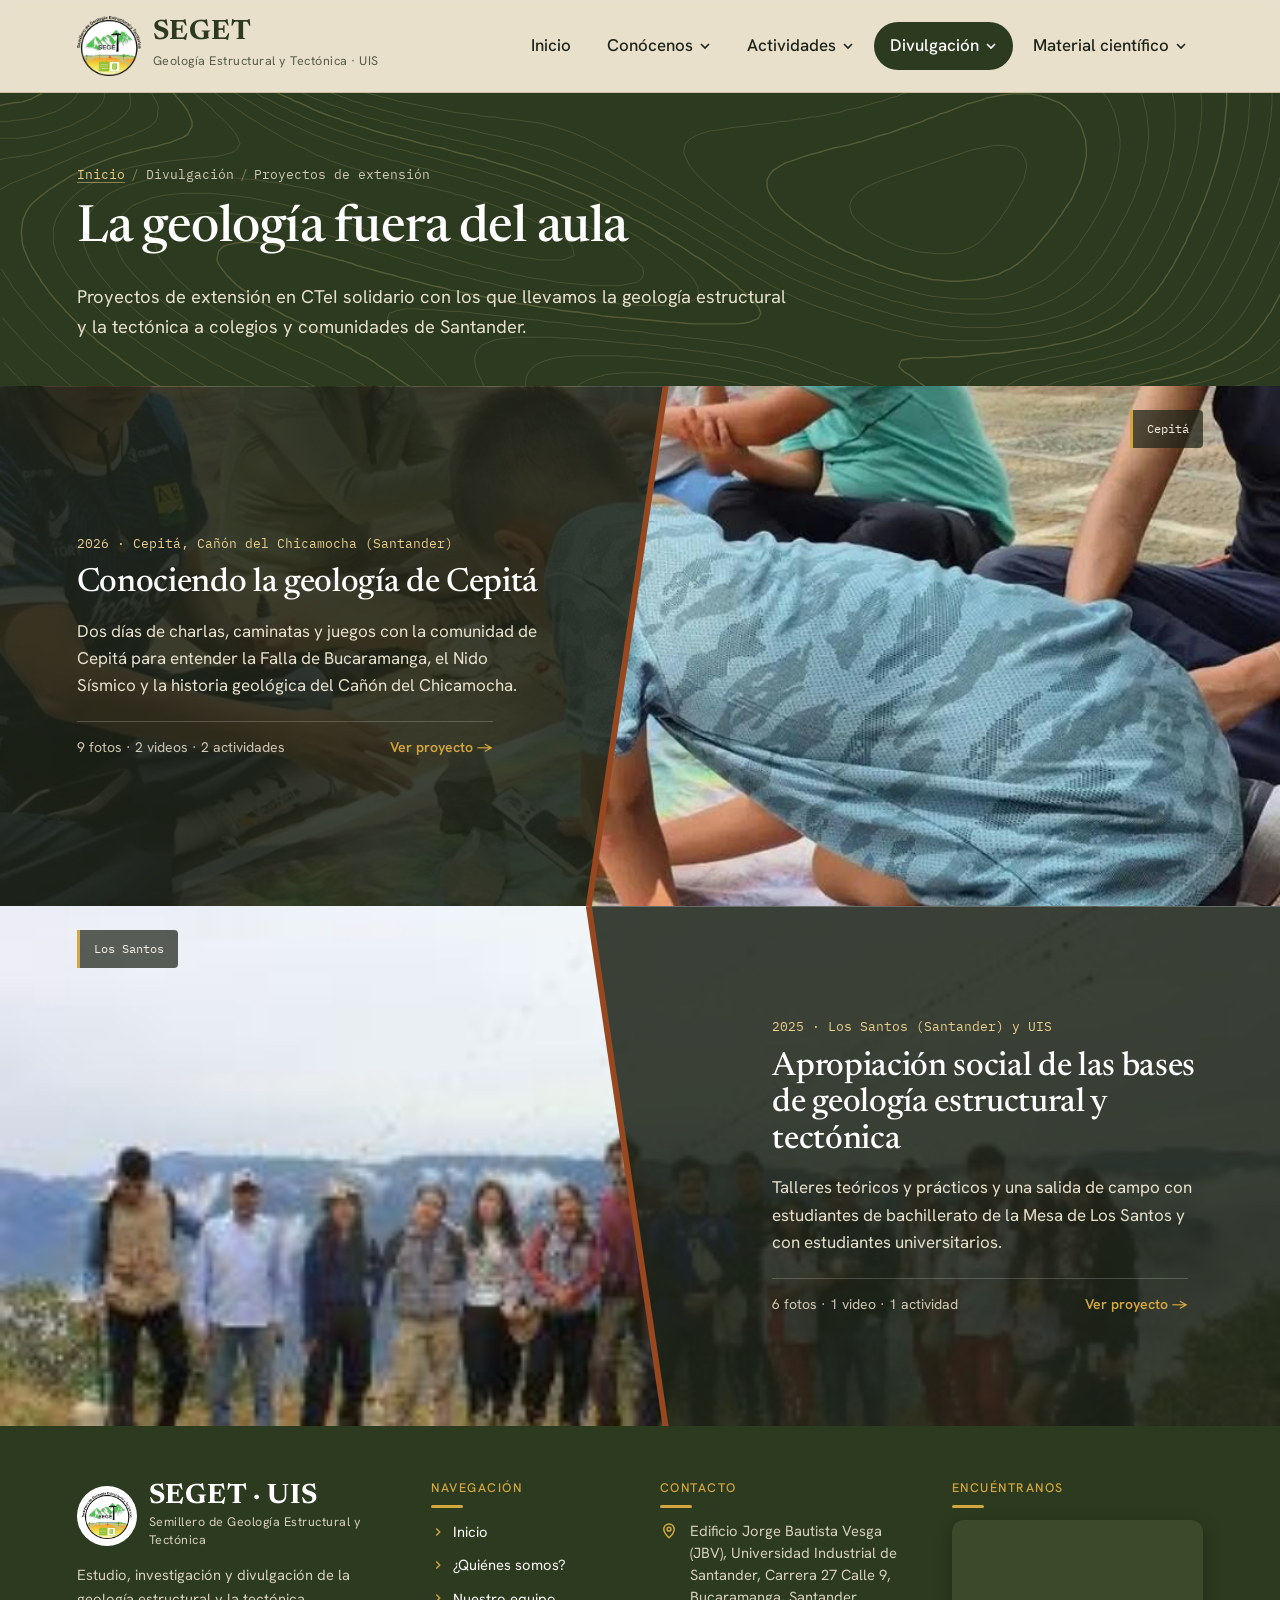
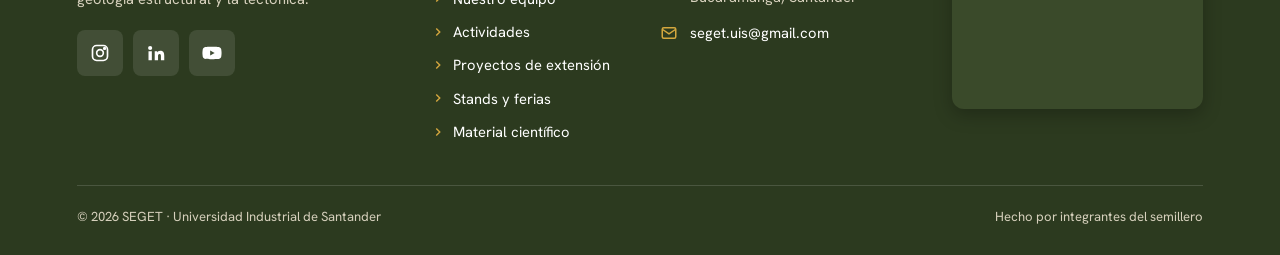
<file: proyectos.html>
<!doctype html>
<html lang="es">
<head>
  <meta charset="utf-8">
  <meta name="viewport" content="width=device-width, initial-scale=1">
  <title>Proyectos · SEGET UIS</title>
  <meta name="description" content="Proyectos de extensión en CTeI solidario del SEGET: geoeducación en Los Santos y Conociendo la geología de Cepitá.">
  <meta name="theme-color" content="#2C3A1F">
  <meta property="og:title" content="Proyectos · SEGET UIS">
  <meta property="og:description" content="Proyectos de extensión en CTeI solidario del SEGET: geoeducación en Los Santos y Conociendo la geología de Cepitá.">
  <meta property="og:image" content="https://seget-uis.github.io/Seget-Uis/assets/img/compartir/proyectos.jpg">
  <meta property="og:image:width" content="1200">
  <meta property="og:image:height" content="630">
  <meta property="og:url" content="https://seget-uis.github.io/Seget-Uis/proyectos.html">
  <link rel="canonical" href="https://seget-uis.github.io/Seget-Uis/proyectos.html">
  <meta property="og:type" content="website">
  <meta property="og:site_name" content="SEGET · UIS">
  <meta property="og:locale" content="es_CO">
  <meta name="twitter:card" content="summary_large_image">
  <link rel="icon" href="assets/img/logo-seget.png" type="image/png">
  <link rel="preconnect" href="https://fonts.googleapis.com">
  <link rel="preconnect" href="https://fonts.gstatic.com" crossorigin>
  <link href="https://fonts.googleapis.com/css2?family=Newsreader:ital,opsz,wght@0,6..72,400;0,6..72,500;0,6..72,600;1,6..72,500&family=Hanken+Grotesk:wght@400;500;600;700&family=IBM+Plex+Mono:wght@400;500&display=swap" rel="stylesheet">
  <link rel="stylesheet" href="assets/css/seget.css">
  <script src="assets/js/seget.js" defer></script>
</head>
<body data-pagina="proyectos">
<main>
  <section class="cabecera">
    <div class="contenedor">
      <nav class="migas" aria-label="Ruta de navegación"></nav>
      <h1>La geología fuera del aula</h1>
      <p class="lead">Proyectos de extensión en CTeI solidario con los que llevamos la geología estructural y la tectónica a colegios y comunidades de Santander.</p>
    </div>
  </section>
  <section class="seccion py-seccion">
    <div id="lista-proyectos"></div>
  </section>
</main>
</body>
</html>
</file>
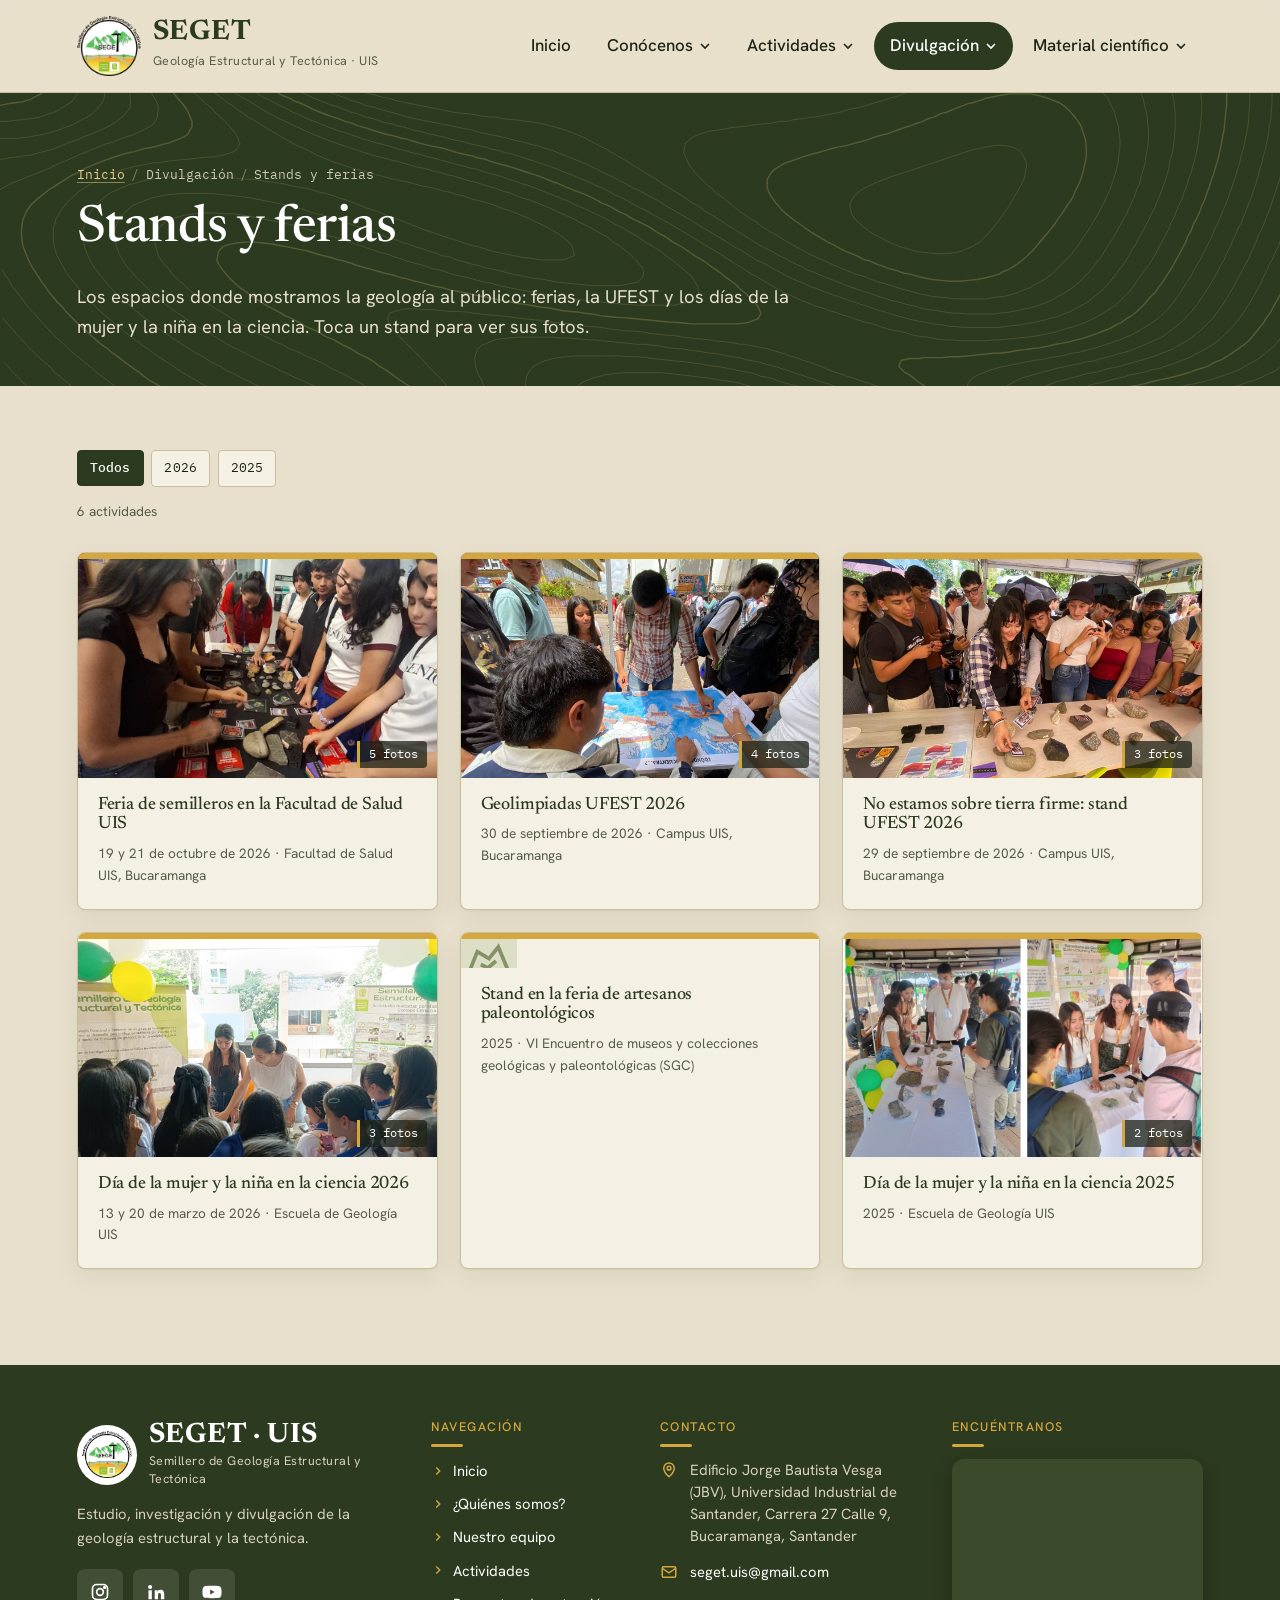
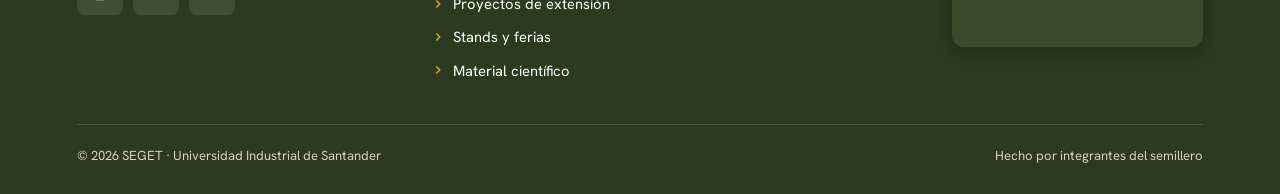
<file: stands.html>
<!doctype html>
<html lang="es">
<head>
  <meta charset="utf-8">
  <meta name="viewport" content="width=device-width, initial-scale=1">
  <title>Stands y ferias · SEGET UIS</title>
  <meta name="description" content="Stands y ferias de divulgación de la geología del SEGET: UFEST, días de la mujer y la niña en la ciencia y más.">
  <meta name="theme-color" content="#2C3A1F">
  <meta property="og:title" content="Stands y ferias · SEGET UIS">
  <meta property="og:description" content="Stands y ferias de divulgación de la geología del SEGET: UFEST, días de la mujer y la niña en la ciencia y más.">
  <meta property="og:image" content="https://seget-uis.github.io/Seget-Uis/assets/img/compartir/stands.jpg">
  <meta property="og:image:width" content="1200">
  <meta property="og:image:height" content="630">
  <meta property="og:url" content="https://seget-uis.github.io/Seget-Uis/stands.html">
  <link rel="canonical" href="https://seget-uis.github.io/Seget-Uis/stands.html">
  <meta property="og:type" content="website">
  <meta property="og:site_name" content="SEGET · UIS">
  <meta property="og:locale" content="es_CO">
  <meta name="twitter:card" content="summary_large_image">
  <link rel="icon" href="assets/img/logo-seget.png" type="image/png">
  <link rel="preconnect" href="https://fonts.googleapis.com">
  <link rel="preconnect" href="https://fonts.gstatic.com" crossorigin>
  <link href="https://fonts.googleapis.com/css2?family=Newsreader:ital,opsz,wght@0,6..72,400;0,6..72,500;0,6..72,600;1,6..72,500&family=Hanken+Grotesk:wght@400;500;600;700&family=IBM+Plex+Mono:wght@400;500&display=swap" rel="stylesheet">
  <link rel="stylesheet" href="assets/css/seget.css">
  <script src="assets/js/seget.js" defer></script>
</head>
<body data-pagina="stands">
<main>
  <section class="cabecera">
    <div class="contenedor">
      <nav class="migas" aria-label="Ruta de navegación"></nav>
      <h1>Stands y ferias</h1>
      <p class="lead">Los espacios donde mostramos la geología al público: ferias, la UFEST y los días de la mujer y la niña en la ciencia. Toca un stand para ver sus fotos.</p>
    </div>
  </section>
  <section class="seccion" style="padding-top:0">
    <div class="contenedor">
      <div class="filtros-grupo">
        <div class="filtros" id="filtro-cat" role="group" aria-label="Tipo de actividad"></div>
        <div class="filtros" id="filtro-anio" role="group" aria-label="Año"></div>
        <p class="actividad-meta" id="total-actividades" aria-live="polite"></p>
      </div>
      <div class="rejilla rejilla--3" id="lista-actividades" data-categorias="Stand"></div>
    </div>
  </section>
</main>
</body>
</html>
</file>
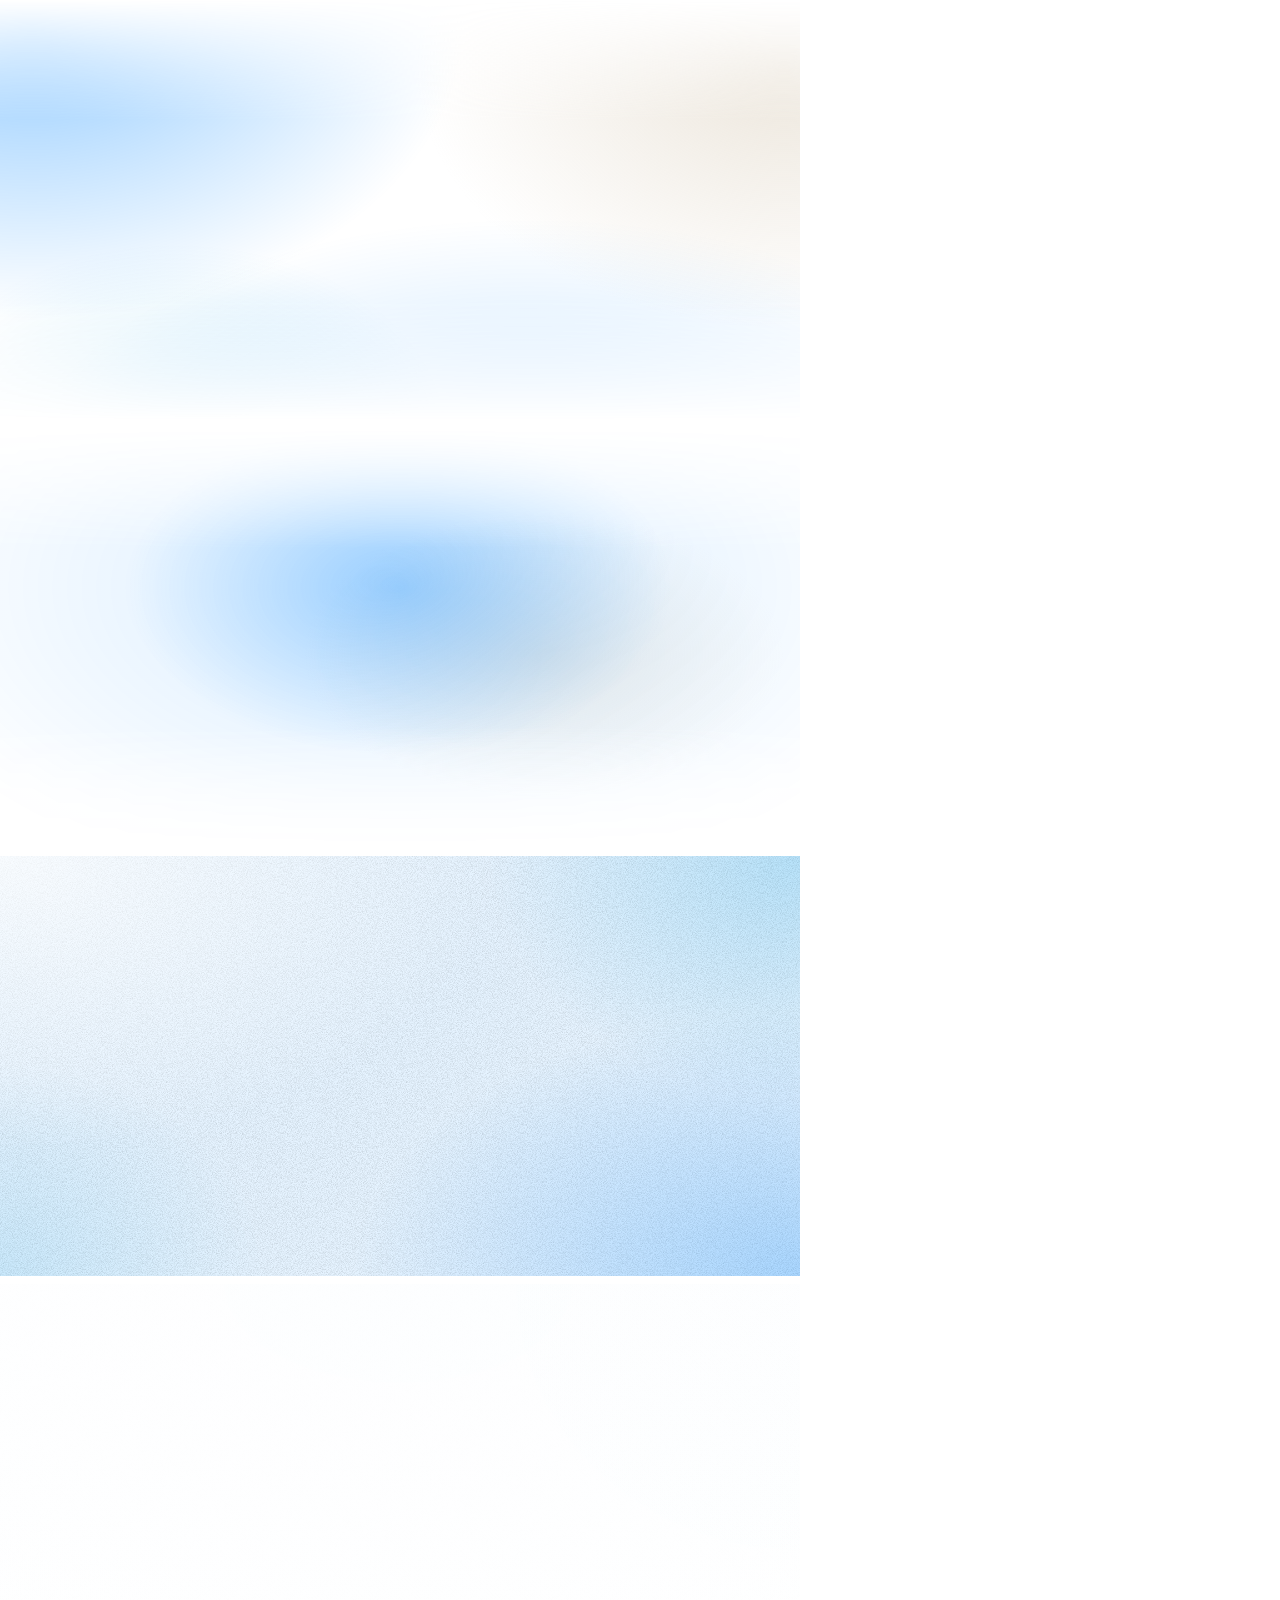
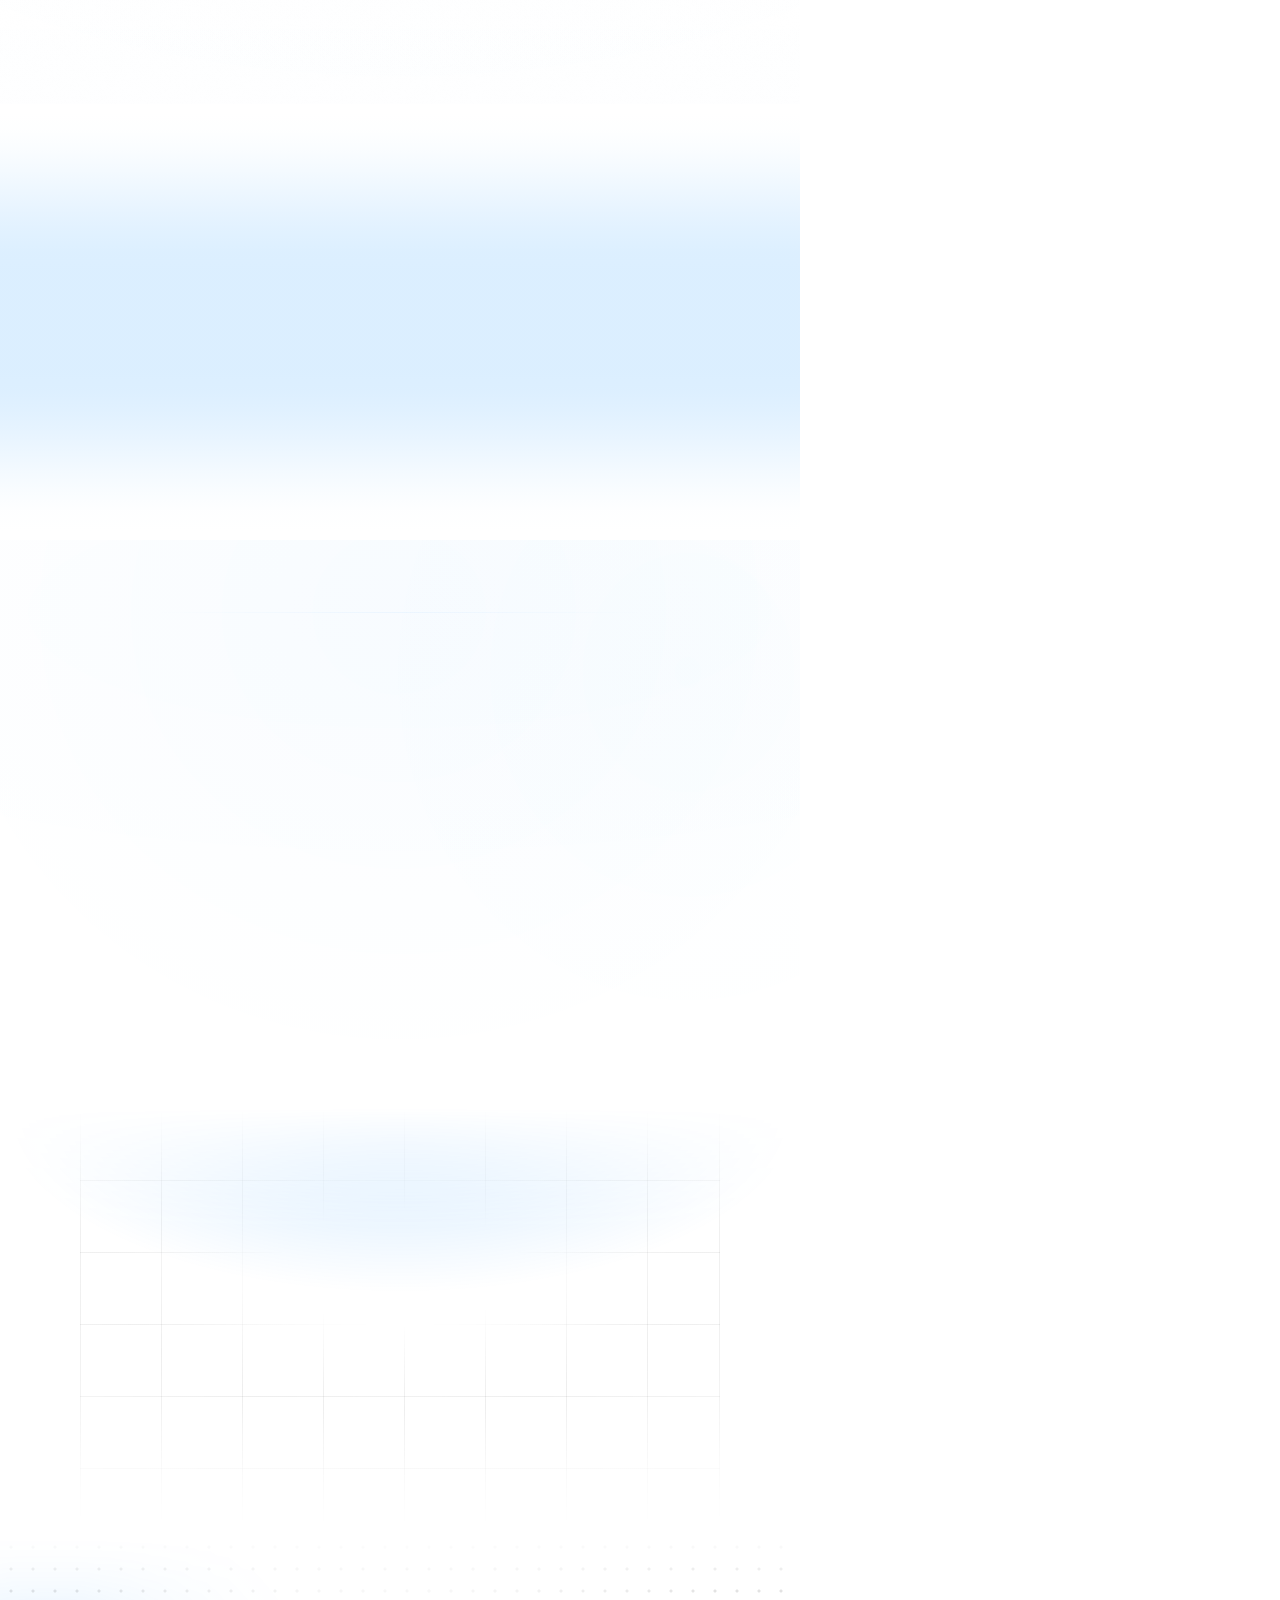
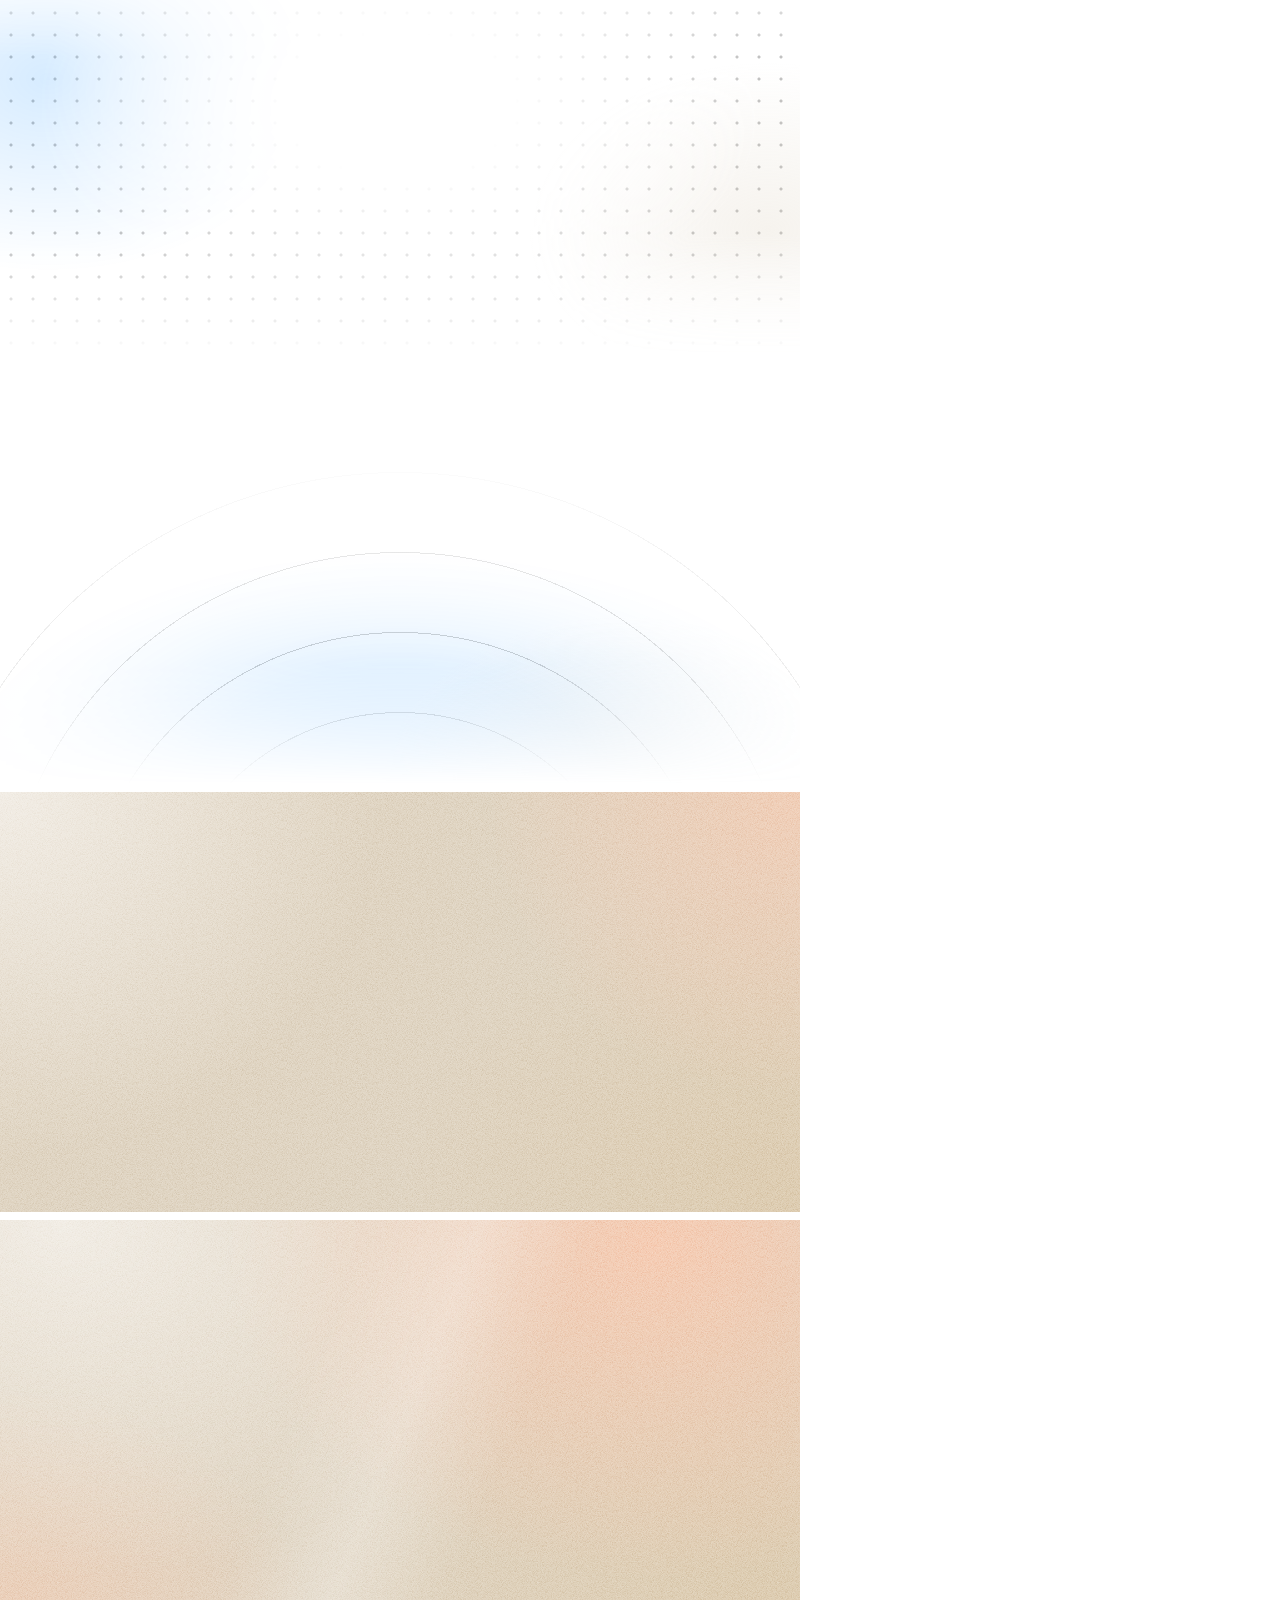
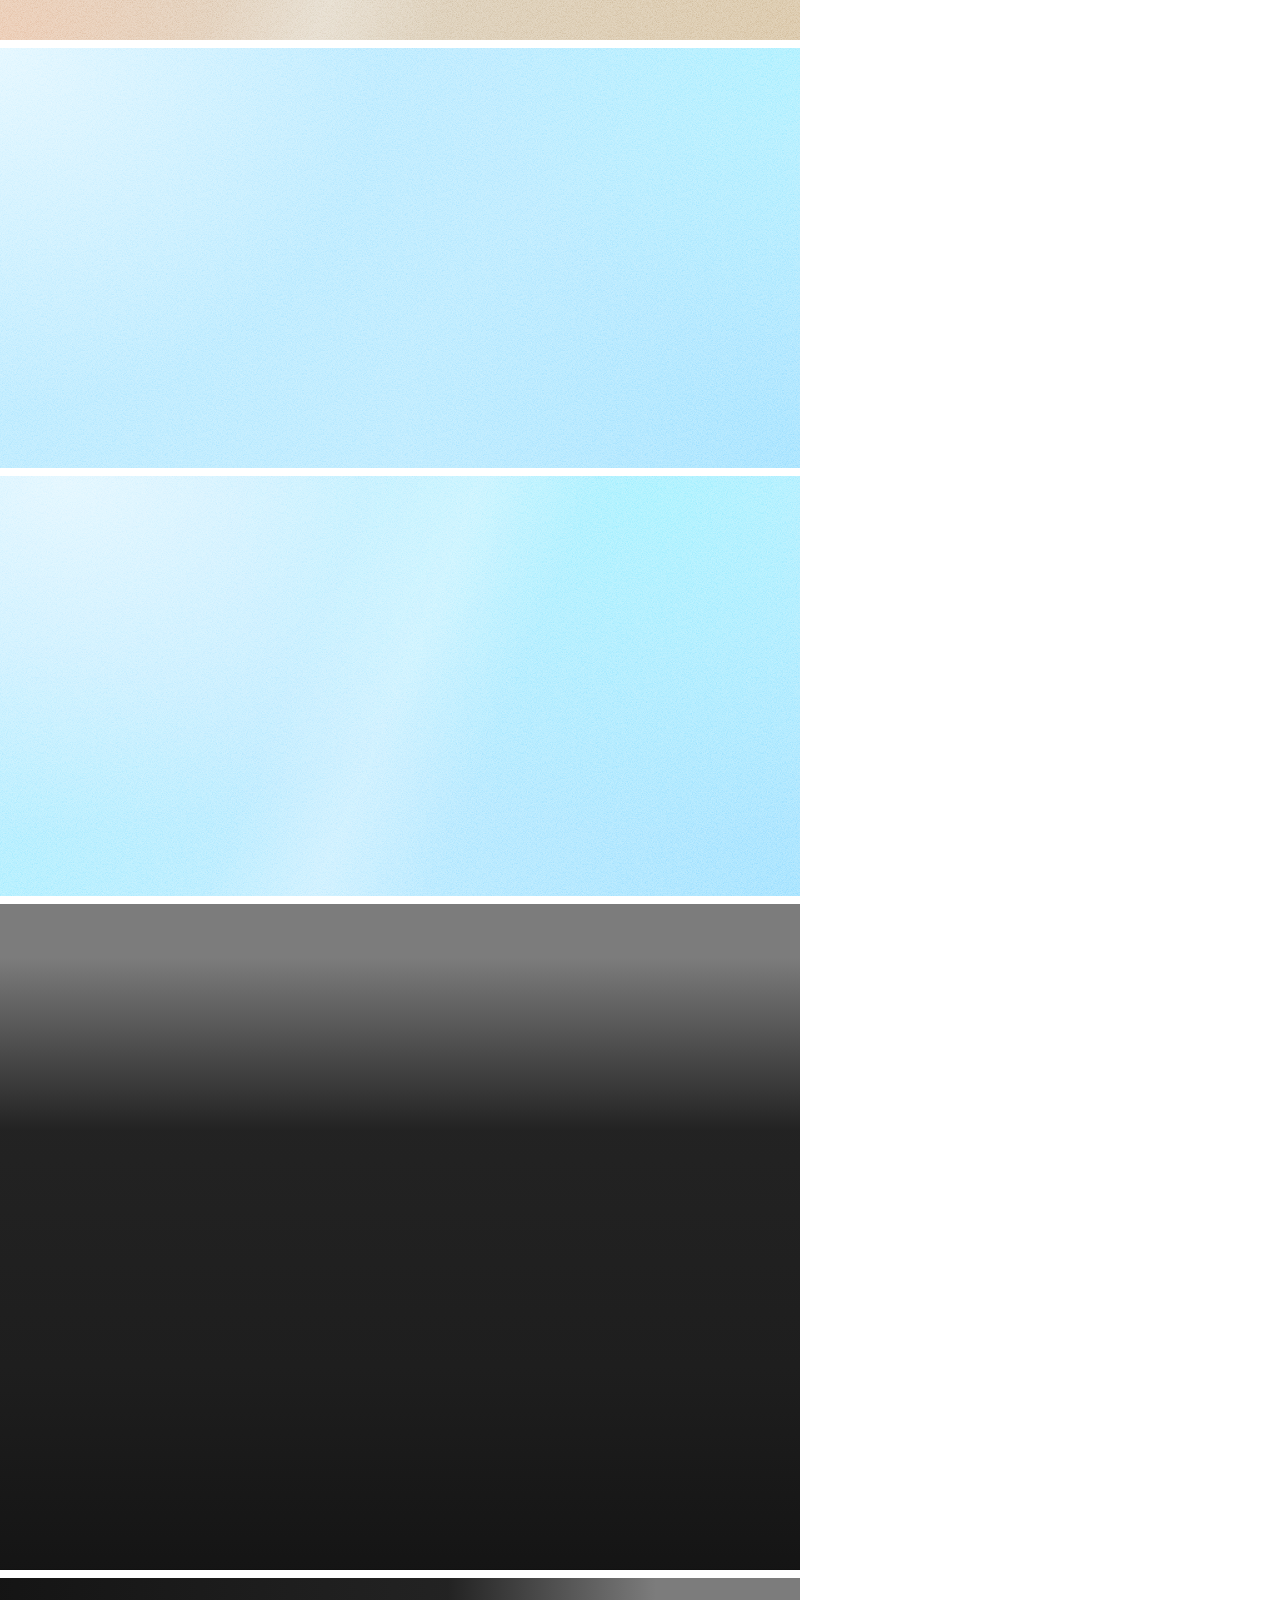
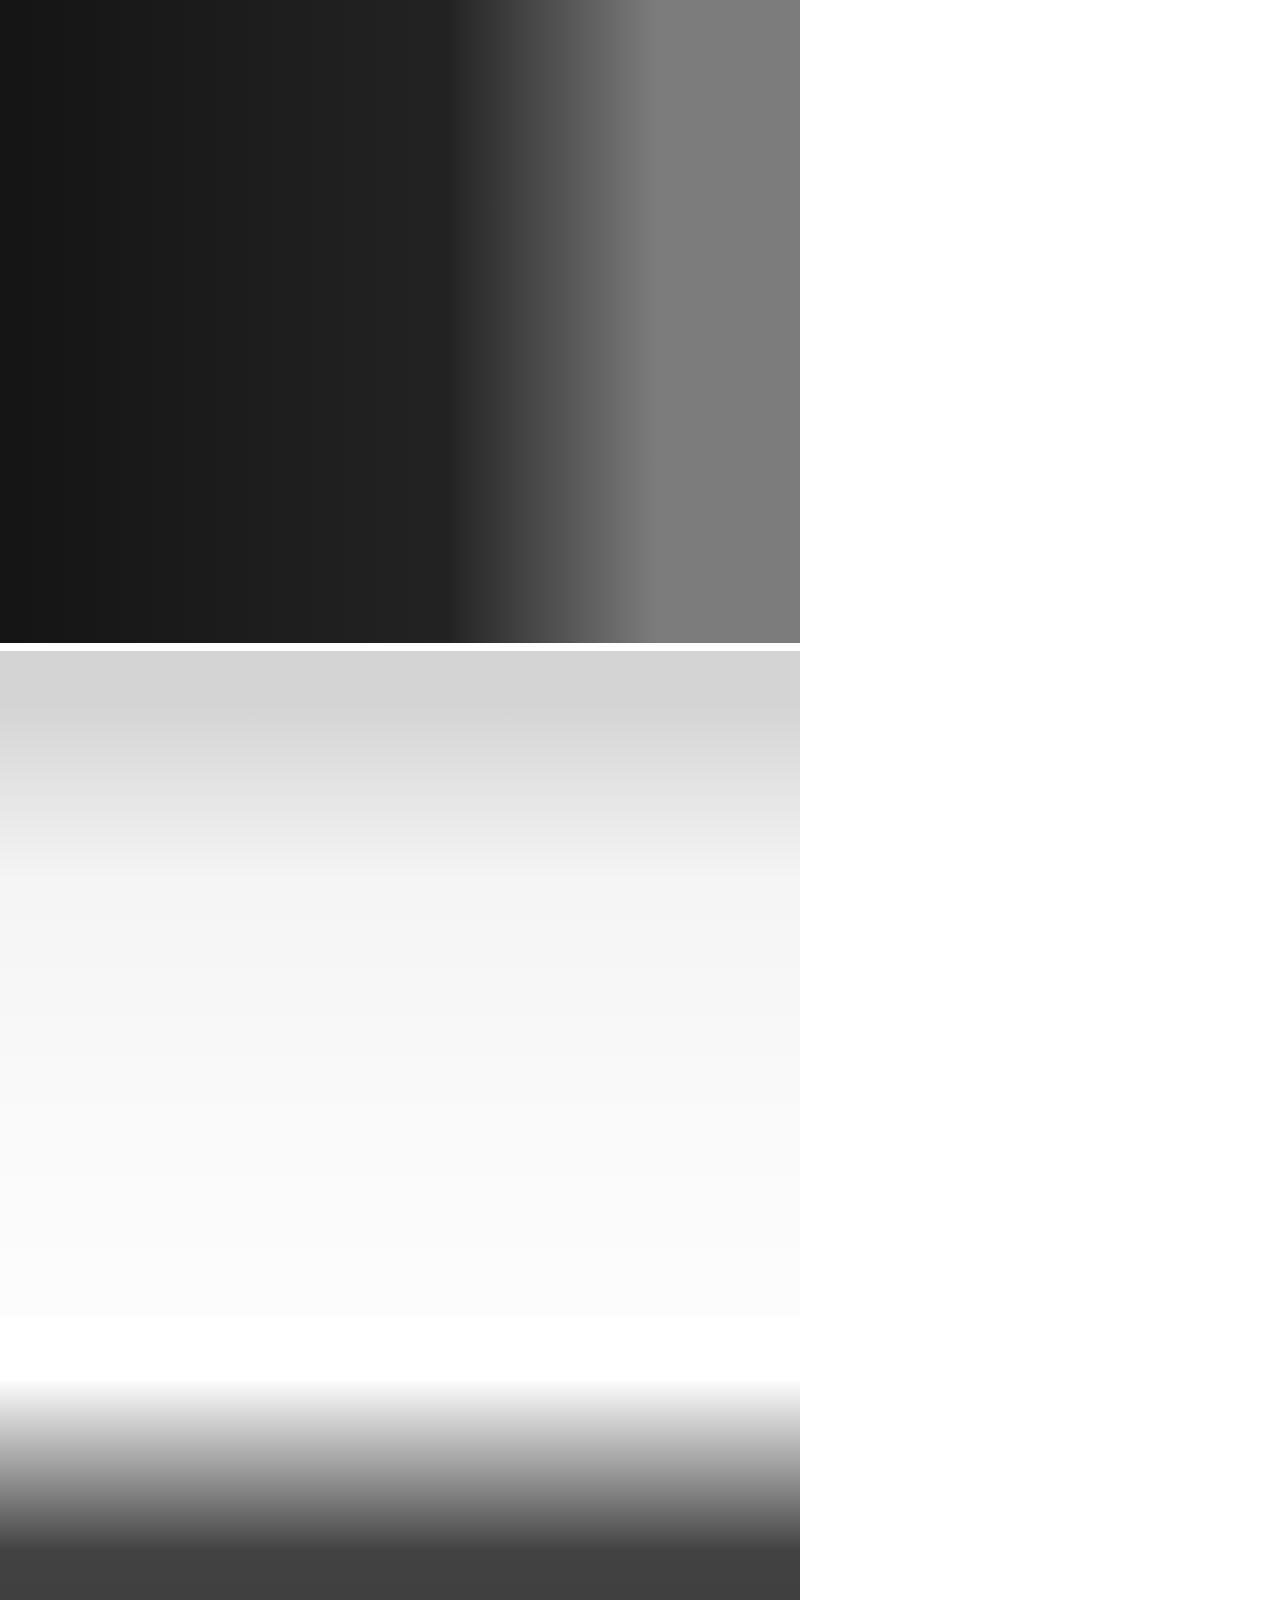
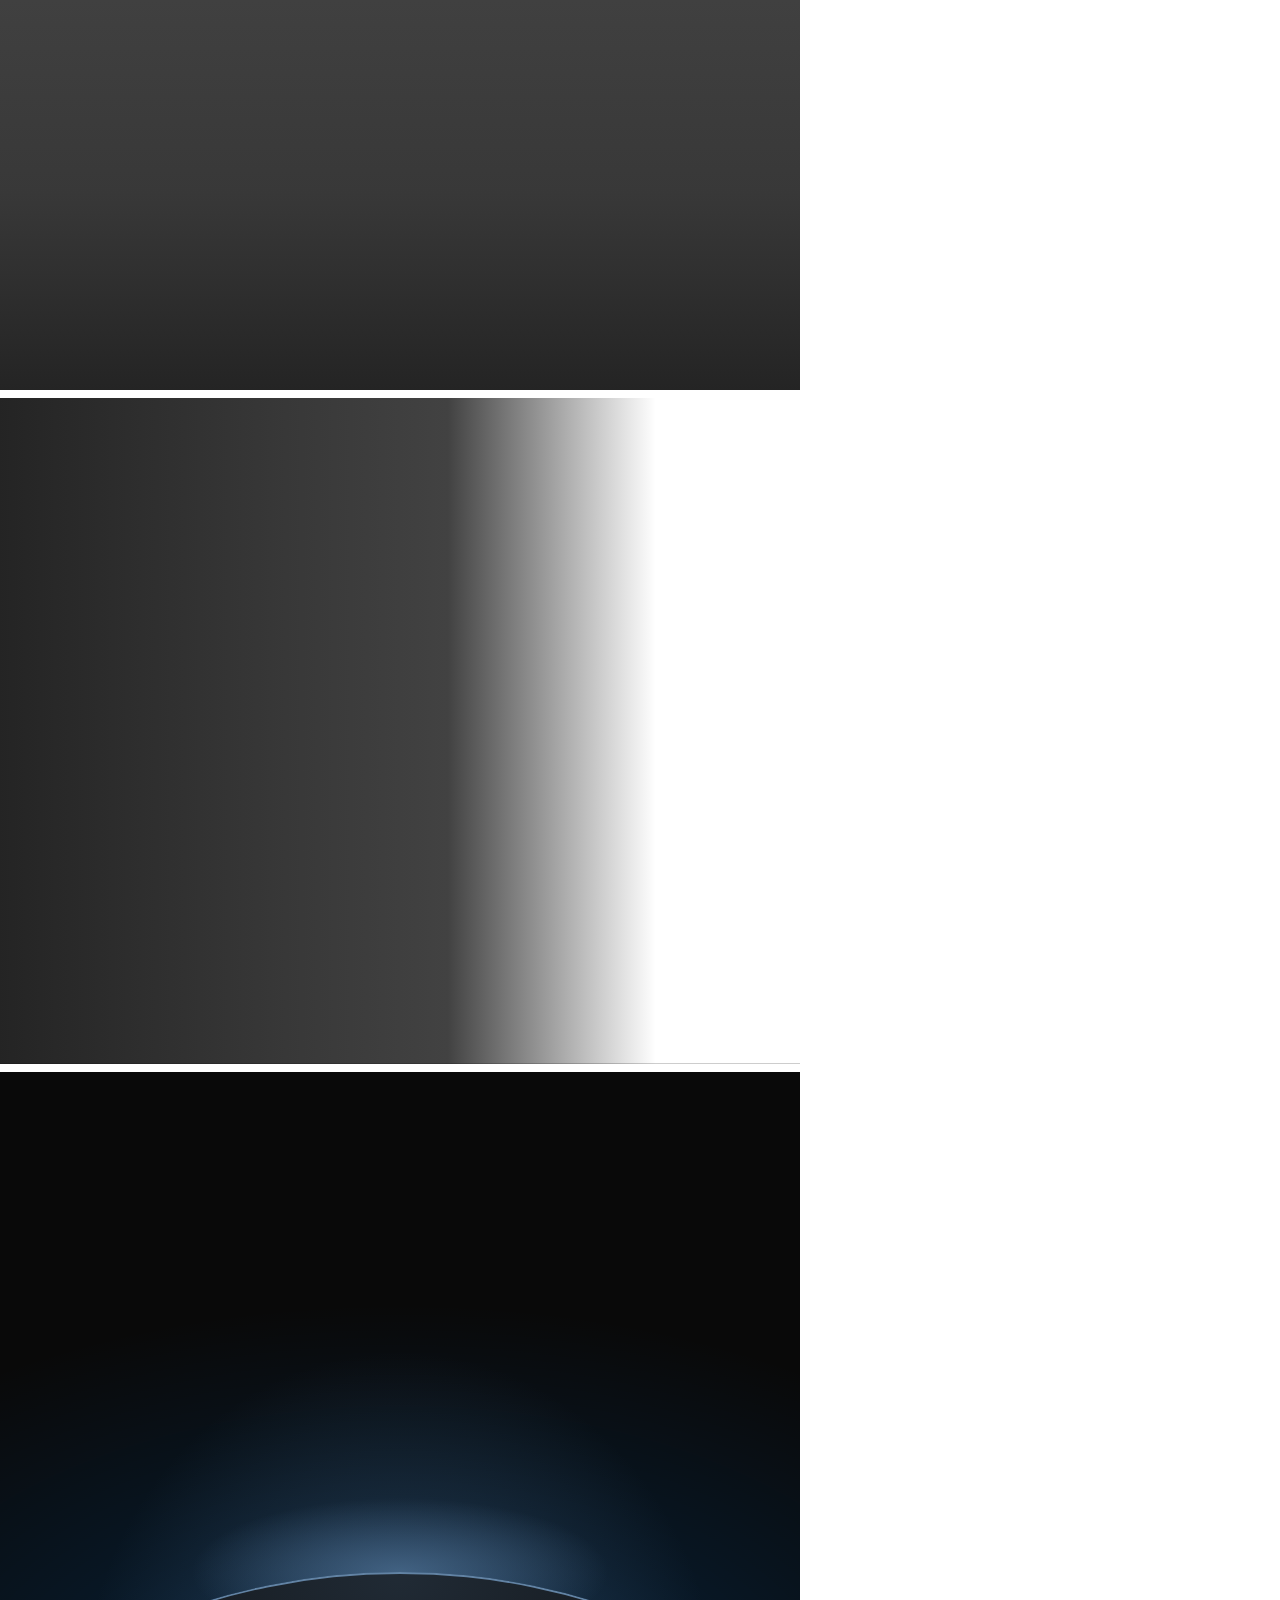
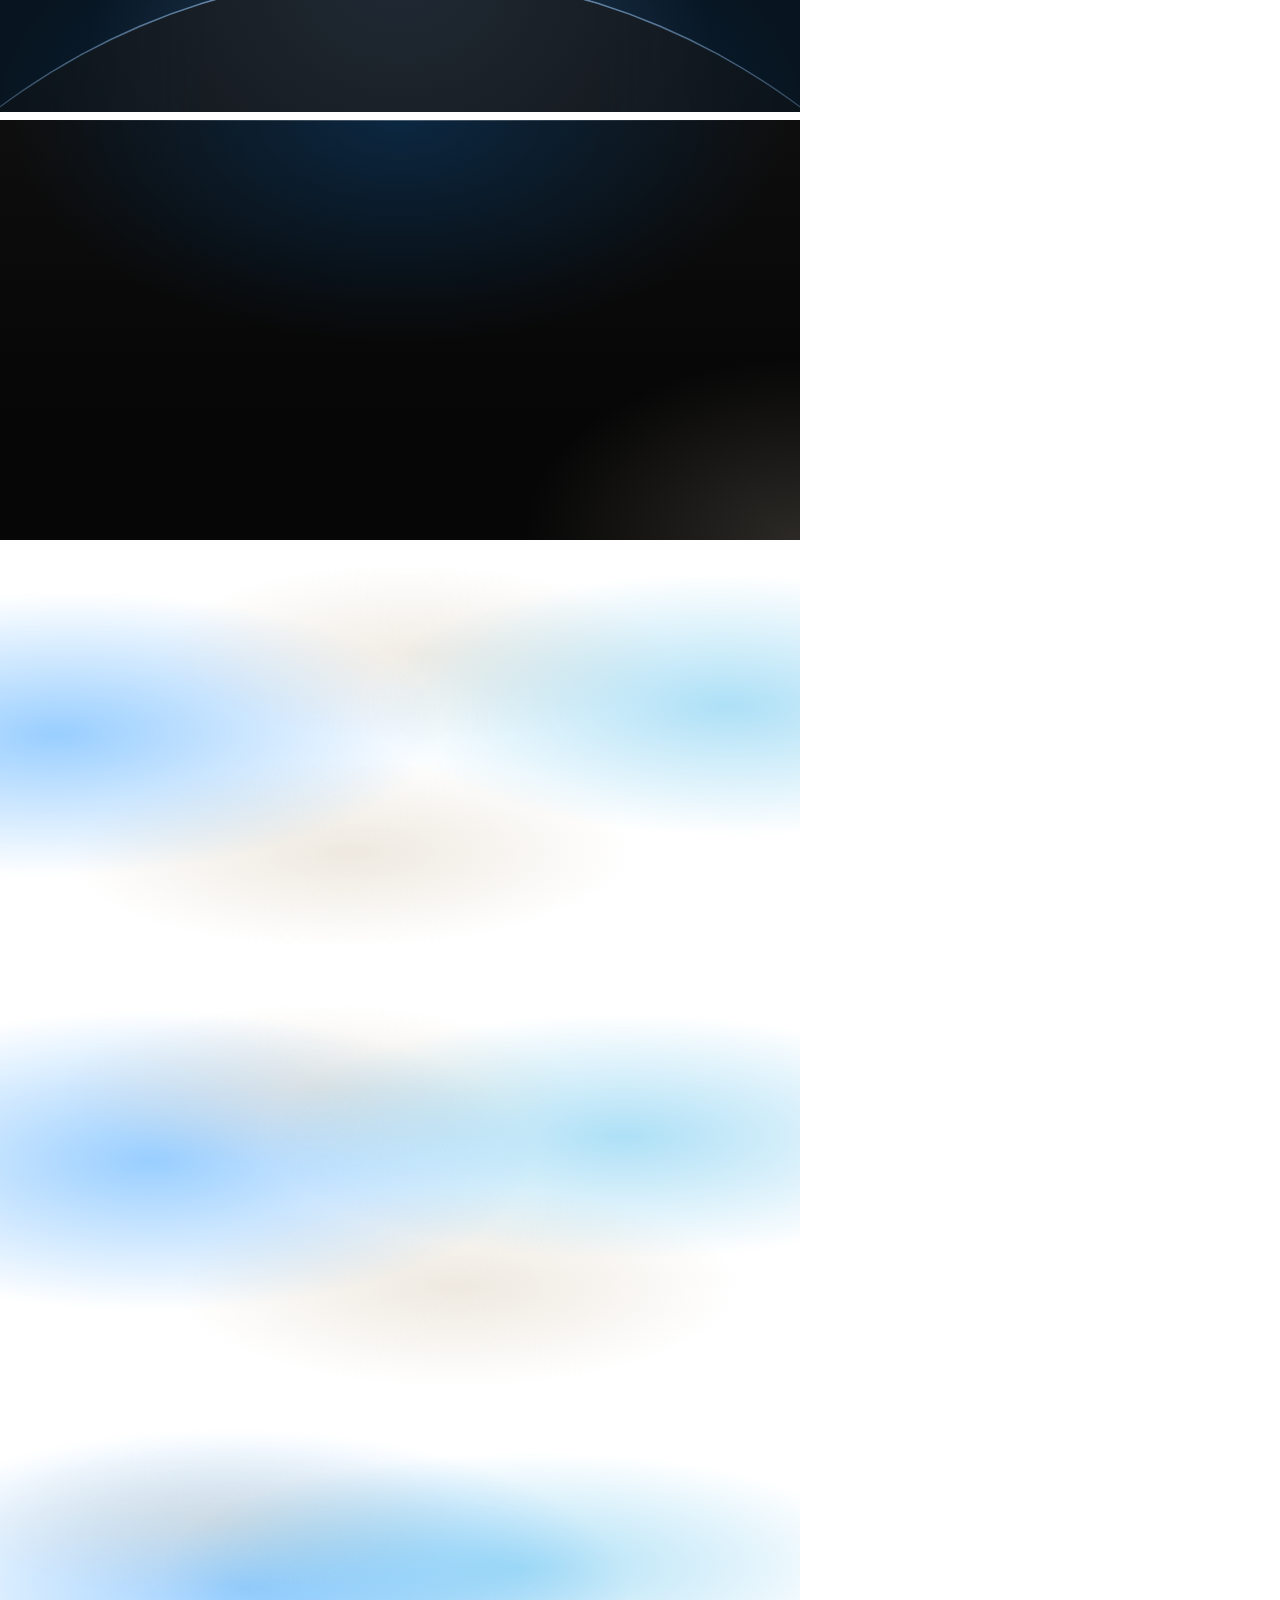
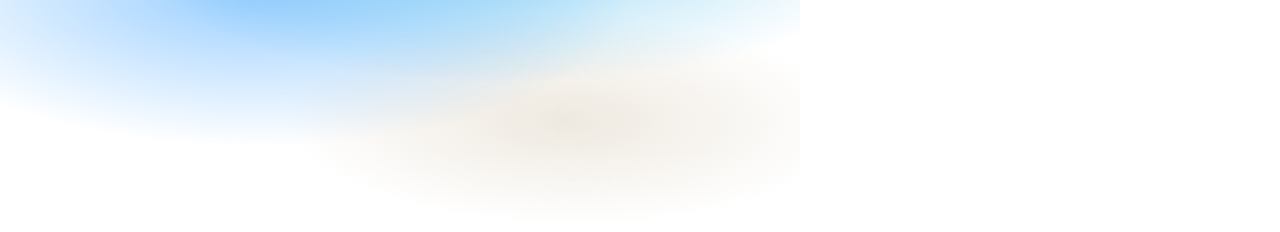
<file: .claude/skills/design-taste-frontend/assets/backgrounds/check.html>
<!doctype html>
<html lang="en" data-ground="sand">
<head>
<meta charset="utf-8">
<title>Backgrounds contrast check</title>
<!-- Every ground in a 800px box, for check.mjs: it sets a palette, screenshots the boxes and measures
     the ink and muted contrast on every pixel of each ground's text zone (index.json). The photograph
     grounds sit on a flat grey picture: #7c7c7c for the dark scrim, #d4d4d4 for the light one; and the worst case of the dark scrim: a white
     picture (white words on it). The light scrim is for pale photographs only. -->
<link rel="stylesheet" href="../system.css">
<link rel="stylesheet" href="backgrounds.css">
<style>body { margin: 0; width: 800px; } .box { width: 800px; margin: 0 0 8px; padding: 24px; font-size: 20px; } .pi, .pm { visibility: hidden; } .pi { color: var(--ink); } .pm { color: var(--muted); }  /* the liquid blobs held at the start, the middle and the end of their drift (the keyframes in backgrounds.css), so the text zone is measured where they stand under it */
  .at-start::before { animation: none; transform: translate3d(-7%, 0, 0) skewX(-7deg) scaleY(.94); } .at-start::after { animation: none; transform: translate3d(8%, 0, 0) skewX(6deg) scaleY(1.04); }
  .at-mid::before { animation: none; transform: translate3d(.5%, 0, 0) skewX(-.5deg) scaleY(.995); } .at-mid::after { animation: none; transform: translate3d(-.5%, 0, 0) scaleY(.98); }
  .at-end::before { animation: none; transform: translate3d(8%, 0, 0) skewX(6deg) scaleY(1.05); } .at-end::after { animation: none; transform: translate3d(-9%, 0, 0) skewX(-6deg) scaleY(.92); }
</style>
<script src="backgrounds.js" defer></script>
</head>
<body>
<div class="bg-mist box" data-g="mist" style="height:420px"><span class="pi">Ink</span> <span class="pm">Muted</span></div>
<div class="bg-halo box" data-g="halo" style="height:420px"><span class="pi">Ink</span> <span class="pm">Muted</span></div>
<div class="bg-grain box" data-g="grain" style="height:420px"><span class="pi">Ink</span> <span class="pm">Muted</span></div>
<div class="bg-paper box" data-g="paper" style="height:420px"><span class="pi">Ink</span> <span class="pm">Muted</span></div>
<div class="bg-dusk box" data-g="dusk" style="height:420px"><span class="pi">Ink</span> <span class="pm">Muted</span></div>
<div class="bg-topglow box" data-g="topglow" style="height:560px"><span class="pi">Ink</span> <span class="pm">Muted</span></div>
<div class="bg-ruled box" data-g="ruled" style="height:420px"><span class="pi">Ink</span> <span class="pm">Muted</span></div>
<div class="bg-dots box" data-g="dots" style="height:420px"><span class="pi">Ink</span> <span class="pm">Muted</span></div>
<div class="bg-arcs box" data-g="arcs" style="height:420px"><span class="pi">Ink</span> <span class="pm">Muted</span></div>
<div class="bg-band box" data-g="band" style="height:420px"><span class="pi">Ink</span> <span class="pm">Muted</span></div>
<div class="bg-field box" data-g="field" style="height:420px"><span class="pi">Ink</span> <span class="pm">Muted</span></div>
<div class="bg-band bg-tint box" data-g="band-tint" style="height:420px"><span class="pi">Ink</span> <span class="pm">Muted</span></div>
<div class="bg-field bg-tint box" data-g="field-tint" style="height:420px"><span class="pi">Ink</span> <span class="pm">Muted</span></div>
<div class="bg-photo box" data-g="photo" style="height:520px;--g-photo:linear-gradient(#7c7c7c,#7c7c7c)"><span class="pi">Ink</span> <span class="pm">Muted</span></div>
<div class="bg-photo bg-photo--left box" data-g="photo-left" style="height:520px;--g-photo:linear-gradient(#7c7c7c,#7c7c7c)"><span class="pi">Ink</span> <span class="pm">Muted</span></div>
<div class="bg-photo bg-photo--light box" data-g="photo-light" style="height:520px;--g-photo:linear-gradient(#d4d4d4,#d4d4d4)"><span class="pi">Ink</span> <span class="pm">Muted</span></div>
<div class="bg-photo box" data-g="photo-white" style="height:520px;--g-photo:linear-gradient(#fff,#fff)"><span class="pi">Ink</span> <span class="pm">Muted</span></div>
<div class="bg-photo bg-photo--left box" data-g="photo-left-white" style="height:520px;--g-photo:linear-gradient(#fff,#fff)"><span class="pi">Ink</span> <span class="pm">Muted</span></div>
<div class="bg-horizon box" data-g="horizon" style="height:640px"><span class="pi">Ink</span> <span class="pm">Muted</span></div>
<div class="bg-deep box" data-g="deep" style="height:420px"><span class="pi">Ink</span> <span class="pm">Muted</span></div>
<div class="bg-liquid box at-start" data-g="liquid" data-no-pause style="height:420px"><span class="pi">Ink</span> <span class="pm">Muted</span></div>
<div class="bg-liquid box at-mid" data-g="liquid-mid" data-no-pause style="height:420px"><span class="pi">Ink</span> <span class="pm">Muted</span></div>
<div class="bg-liquid box at-end" data-g="liquid-end" data-no-pause style="height:420px"><span class="pi">Ink</span> <span class="pm">Muted</span></div>

</body>
</html>
</file>
<file: assets/css/seget.css>
/* =========================================================
   SEGET · Semillero de Geología Estructural y Tectónica (UIS)
   Hoja de estilos principal. Los colores están en :root.
   ========================================================= */

:root {
  /* Paleta "Cuaderno de campo" (aprobada). Se conservan los nombres de las variables. */
  --bosque: #2C3A1F;      /* oliva profundo: textos fuertes, botones, pie */
  --verde: #4C6029;       /* musgo: enlaces y acentos sobre claro */
  --verde-claro: #DCDFC6; /* musgo muy suave: fondos de apoyo */
  --ocre: #D4A73E;        /* limonita: solo sobre oliva */
  --ocre-claro: #E9CF8B;
  --falla: #984821;       /* óxido: acentos sobre claro */
  --arena: #E8E0CC;       /* arenisca: fondo general */
  --papel: #F5F0E4;       /* papel: tarjetas */
  --tinta: #1E2318;
  --gris: #585C48;        /* pizarra: texto secundario */
  --linea: #CBBE9E;

  /* Colores por tipo de actividad */
  --u-charla: #C9D1AE; --u-taller: #E9CF8B; --u-curso: #BFCBC6; --u-salida: #DDB197; --u-stand: #D9C7A3;

  --serif: "Newsreader", Georgia, "Times New Roman", serif;
  --sans: "Hanken Grotesk", system-ui, -apple-system, "Segoe UI", Roboto, sans-serif;
  --mono: "IBM Plex Mono", ui-monospace, "SFMono-Regular", Menlo, monospace;

  --ease-out: cubic-bezier(.23, 1, .32, 1);
  --ease-in-out: cubic-bezier(.77, 0, .175, 1);

  --radio: 8px;
  --sombra: 0 1px 2px rgba(44, 58, 31, .06), 0 8px 24px rgba(44, 58, 31, .08);
  --ancho: 1640px;
  --margen: clamp(16px, 6vw, 120px);   /* margen lateral mínimo */
  --alto-header: 92px;
}

*, *::before, *::after { box-sizing: border-box; }
html { scroll-behavior: smooth; -webkit-text-size-adjust: 100%; }
body {
  margin: 0;
  font-family: var(--sans);
  font-size: 17px;
  line-height: 1.6;
  color: var(--tinta);
  background: var(--arena);
  -webkit-font-smoothing: antialiased;
}
img { max-width: 100%; display: block; }
a { color: var(--verde); text-underline-offset: 3px; }
a:hover { color: var(--bosque); }
h1, h2, h3, h4 {
  font-family: var(--serif);
  font-weight: 500;
  line-height: 1.1;
  color: var(--bosque);
  margin: 0 0 .5em;
  letter-spacing: -.01em;
}
h1 { font-size: clamp(2.2rem, 5.5vw, 4rem); }
h2 { font-size: clamp(1.7rem, 3.4vw, 2.5rem); }
h3 { font-size: 1.25rem; }
p { margin: 0 0 1em; }
em.acento { font-style: italic; color: var(--verde); }

.contenedor { width: min(var(--ancho), 100% - 2 * var(--margen)); margin-inline: auto; }
.seccion { padding: clamp(56px, 8vw, 96px) 0; }
.seccion--papel { background: var(--papel); }
.seccion--bosque { background: var(--bosque); color: #EDE7D6; }
.seccion--musgo { background: var(--verde-claro); }
.seccion--instagram { padding-top: clamp(36px, 4vw, 48px); }
.seccion--instagram h2 { margin-top: 0; }
/* Fondo oliva con curvas de nivel, como un mapa topográfico */
.seccion--curvas { background: var(--bosque) url("../img/curvas-de-nivel.svg") center / cover; color: #E6E0CC; }
.seccion--curvas h2 { color: #fff; }
.seccion--curvas em.acento { color: var(--ocre-claro); }
.seccion--curvas .etiqueta { color: var(--ocre); }
.seccion--curvas .boton { background: var(--ocre); border-color: var(--ocre); color: var(--bosque); }
.seccion--curvas .destacado-fotos img { box-shadow: 0 0 0 1px rgba(255, 255, 255, .18); }
.seccion--bosque h2, .seccion--bosque h3 { color: #fff; }

.etiqueta {
  display: inline-flex; align-items: center; gap: 8px;
  font-size: .78rem; font-weight: 600; letter-spacing: .12em; text-transform: uppercase;
  color: var(--falla);
  margin-bottom: 14px;
}
.etiqueta::before { content: ""; width: 22px; height: 2px; background: currentColor; }
.seccion--bosque .etiqueta { color: var(--ocre); }

.lead { font-size: 1.15rem; color: var(--gris); max-width: 62ch; }
.seccion--bosque .lead { color: #D6D0BC; }

.encabezado-seccion { display: flex; justify-content: space-between; align-items: end; gap: 24px; flex-wrap: wrap; margin-bottom: 36px; }
.encabezado-seccion h2 { margin: 0; }

/* ---------- Botones ---------- */
.boton {
  display: inline-flex; align-items: center; gap: 8px;
  padding: 12px 22px; border-radius: 999px;
  font-weight: 600; font-size: .95rem; text-decoration: none;
  background: var(--bosque); color: #fff; border: 2px solid var(--bosque);
  transition: transform .15s ease, background .15s ease;
}
.boton:hover { background: var(--verde); border-color: var(--verde); color: #fff; }
.boton:active { transform: scale(.97); }
.boton--claro { background: transparent; color: var(--bosque); }
.boton--claro:hover { background: var(--bosque); color: #fff; border-color: var(--bosque); }
.boton--ocre { background: var(--ocre); border-color: var(--ocre); color: var(--bosque); }
.boton--ocre:hover { background: #E0B755; border-color: #E0B755; color: var(--bosque); }
.enlace-flecha { font-weight: 600; text-decoration: none; white-space: nowrap; }
.enlace-flecha::after { content: " →"; }

/* ---------- Header ---------- */
.header {
  position: sticky; top: 0; z-index: 50;
  background: rgba(232, 224, 204, .88);
  backdrop-filter: saturate(1.4) blur(10px);
  -webkit-backdrop-filter: saturate(1.4) blur(10px);
  border-bottom: 1px solid var(--linea);
}
.header .contenedor { display: flex; align-items: center; justify-content: space-between; height: var(--alto-header); }
.marca { display: flex; align-items: center; gap: 10px; text-decoration: none; color: var(--bosque); }
.marca { gap: 12px; }
.marca img { width: 64px; height: 60px; object-fit: contain; }
.marca strong { font-family: var(--serif); font-size: 1.75rem; letter-spacing: .02em; display: block; line-height: 1; }
.marca small { font-size: .78rem; color: var(--gris); letter-spacing: .04em; }
.nav { display: flex; gap: 4px; align-items: center; }
.nav a {
  text-decoration: none; color: var(--tinta); font-weight: 500; font-size: 1.06rem;
  padding: 10px 16px; border-radius: 999px; white-space: nowrap;
}
.nav a:hover { background: var(--verde-claro); color: var(--bosque); }
.nav a[aria-current="page"] { background: var(--bosque); color: #fff; }
/* Menú desplegable "Conócenos" */
.nav-grupo { position: relative; }
.nav-desplegar {
  display: inline-flex; align-items: center; gap: 4px; white-space: nowrap;
  border: 0; background: none; cursor: pointer; font: inherit; font-weight: 500; font-size: 1.06rem; color: var(--tinta);
  padding: 10px 14px 10px 16px; border-radius: 999px;
}
.nav-desplegar svg { width: 16px; height: 16px; transition: transform .2s; }
.nav-desplegar:hover { background: var(--verde-claro); color: var(--bosque); }
.nav-desplegar.activo { background: var(--bosque); color: #fff; }
.nav-panel {
  position: absolute; top: calc(100% + 10px); left: 50%; width: max-content; min-width: 250px; max-width: 420px; z-index: 30;
  background: var(--papel); border: 1px solid var(--linea); border-top: 3px solid var(--verde);
  border-radius: 0 0 14px 14px; box-shadow: 0 18px 40px rgba(44,58,31,.16);
  padding: 10px; display: grid; gap: 2px;
  opacity: 0; visibility: hidden; transform: translate(-50%, 6px); transition: opacity .18s, transform .18s, visibility .18s;
}
.nav-panel::before { content: ""; position: absolute; left: 0; right: 0; top: -14px; height: 14px; }
.nav-grupo:hover .nav-panel, .nav-grupo:focus-within .nav-panel, .nav-grupo.abierto .nav-panel { opacity: 1; visibility: visible; transform: translate(-50%, 0); }
.nav-grupo:hover .nav-desplegar svg, .nav-grupo.abierto .nav-desplegar svg { transform: rotate(180deg); }
.nav .nav-panel a { display: flex; gap: 14px; align-items: center; padding: 12px 14px; border-radius: 10px; white-space: normal; }
.nav .nav-panel a:hover { background: var(--arena); color: var(--tinta); }
.nav .nav-panel a[aria-current="page"] { background: var(--verde-claro); color: var(--tinta); }
.nav-icono { width: 42px; height: 42px; flex: none; display: grid; place-items: center; border-radius: 8px; background: var(--verde-claro); color: var(--verde); }
.nav-icono svg { width: 22px; height: 22px; }
.nav-panel b { display: block; font-family: var(--serif); font-size: 1.05rem; color: var(--bosque); }
.nav-panel small { display: block; color: var(--gris); font-size: .85rem; margin-top: 2px; }
.menu-boton {
  display: none; background: none; border: 0; padding: 8px; cursor: pointer; color: var(--bosque);
}
.menu-boton svg { width: 28px; height: 28px; }
/* Pantallas medianas: se oculta el subtítulo del logo para que el menú quepa en una línea */
@media (min-width: 861px) and (max-width: 1100px) {
  .marca small { display: none; }
  .nav { gap: 2px; }
  .nav a { padding: 8px 11px; }
}

@media (max-width: 860px) {
  :root { --alto-header: 68px; }
  .menu-boton { display: block; }
  .nav {
    position: absolute; top: var(--alto-header); left: 0; right: 0;
    flex-direction: column; align-items: stretch; gap: 0;
    background: var(--arena); border-bottom: 1px solid var(--linea);
    padding: 8px 16px 16px;
    display: none;
  }
  .nav.abierto { display: flex; }
  .nav a { padding: 12px 14px; border-radius: 10px; }
  .nav-desplegar { width: 100%; justify-content: space-between; padding: 12px 14px; border-radius: 10px; font-size: .95rem; }
  .nav-desplegar.activo { background: var(--verde-claro); color: var(--bosque); }
  .nav-panel { position: static; transform: none !important; min-width: 0; box-shadow: none; border: 0; border-left: 3px solid var(--verde); border-radius: 0; margin: 2px 0 6px 14px; padding: 4px; background: transparent; display: none; opacity: 1; visibility: visible; }
  .nav-grupo.abierto .nav-panel { display: grid; }
  .nav-grupo:hover .nav-panel { display: none; }
  .nav-grupo.abierto:hover .nav-panel { display: grid; }
}

/* ---------- Hero ----------
   La foto ocupa todo el ancho. Encima, un bloque oliva translúcido lleva el texto
   y termina en un plano de falla diagonal marcado con una línea de óxido.
   Sobre la foto, notas de libreta de campo: coordenadas, lugar y una anotación. */
.hero {
  position: relative; overflow: hidden;
  display: grid; grid-template-columns: minmax(0, 5fr) minmax(0, 7fr);
  /* Deja ver la banda de estratos (54 px) en la primera pantalla, para que se vea el movimiento de la falla */
  min-height: min(calc(100svh - var(--alto-header) - 54px), 860px);
}
.hero::before, .hero::after { content: ""; position: absolute; top: 0; bottom: 0; left: 0; pointer-events: none; }
.hero::before { z-index: 1; width: 47%; background: rgba(44, 58, 31, .8); clip-path: polygon(0 0, 100% 0, 86% 100%, 0 100%); }
.hero::after { z-index: 2; width: calc(47% + 7px); background: var(--falla); clip-path: polygon(calc(100% - 7px) 0, 100% 0, 86% 100%, calc(86% - 6px) 100%); }
.hero-texto {
  position: relative; z-index: 3;
  display: flex; flex-direction: column; justify-content: center; gap: clamp(16px, 2.6vh, 26px);
  padding: clamp(28px, 6vh, 88px) 32px clamp(28px, 5vh, 48px) max(var(--margen), calc((100% * 12 / 5 - var(--ancho)) / 2));
}
.hero h1 { font-size: clamp(2.6rem, min(5.2vw, 8vh), 5rem); margin: 0; letter-spacing: -.015em; line-height: 1.05; color: #fff; }
.hero h1 em { font-style: italic; color: var(--ocre-claro); }
.hero .lead { margin: 0; max-width: 36ch; color: #E6E0CC; }
.hero-acciones { display: flex; gap: 12px; flex-wrap: wrap; }
.hero .boton:not(.boton--claro) { background: var(--ocre); border-color: var(--ocre); color: var(--bosque); }
.hero .boton--claro { color: #fff; border-color: rgba(255, 255, 255, .8); }
.hero-foto { position: absolute; inset: 0; z-index: 0; margin: 0; }
.hero-recorte { height: 100%; }
.hero-recorte img { width: 100%; height: 100%; object-fit: cover; }
.hero-foto figcaption, .coordenadas {
  position: absolute; z-index: 3; right: 24px;
  font-family: var(--mono); font-size: .76rem; letter-spacing: .02em; color: var(--papel);
  background: rgba(30, 35, 24, .72); border-left: 3px solid var(--ocre); border-radius: 0 4px 4px 0; padding: 9px 14px;
}
.hero-foto figcaption { bottom: 24px; max-width: calc(100% - 48px); }
.coordenadas { top: 24px; }
.nota-campo {
  position: absolute; z-index: 3; left: 66%; top: 34%; display: flex; align-items: center; gap: 8px;
  font-family: var(--mono); font-size: .76rem; color: #fff; text-shadow: 0 1px 3px rgba(0, 0, 0, .6); pointer-events: none;
}
.nota-campo::before { content: ""; width: 9px; height: 9px; border-radius: 50%; border: 2px solid var(--ocre); box-shadow: 0 0 0 3px rgba(0, 0, 0, .25); }
.nota-campo i { display: block; width: 56px; height: 1.5px; background: rgba(255, 255, 255, .85); }
@media (max-width: 860px) {
  .hero { grid-template-columns: 1fr; min-height: 0; }
  .hero::after, .nota-campo { display: none; }
  /* En el celular la foto queda arriba y se funde en oliva bajo el texto */
  .hero::before { inset: 0; width: auto; clip-path: none; background: linear-gradient(180deg, rgba(37, 50, 25, 0) 0, rgba(37, 50, 25, 0) calc(40vh - 40px), rgba(37, 50, 25, .9) calc(40vh + 30px), rgba(37, 50, 25, .95) 100%); }
  .hero-texto { padding: 40vh 16px 48px; }
  .hero h1 { font-size: 2.6rem; }
  .hero-foto figcaption, .coordenadas { right: 12px; padding: 6px 10px; }
  .coordenadas { top: 12px; }
  .hero-foto figcaption { top: calc(40vh - 70px); bottom: auto; max-width: calc(100% - 24px); }
}

/* Movimiento de falla al cargar la portada (una sola vez):
   el bloque izquierdo de los estratos baja y el texto se asienta. */
@keyframes salto { 0%, 30% { transform: translateY(0); } 100% { transform: translateY(10px); } }
@keyframes salto-texto { 0%, 30% { transform: translateY(-14px); } 100% { transform: translateY(0); } }
.bloque-izq { transform: translateY(10px); }
.hero-texto { animation: salto-texto 1100ms var(--ease-in-out) both; }
.estratos .bloque-izq { animation: salto 1100ms var(--ease-in-out) both; }
@media (prefers-reduced-motion: reduce) {
  .hero-texto, .estratos .bloque-izq { animation: none; }
}

/* Divisor de estratos con una falla (elemento distintivo) */
.estratos { display: block; width: 100%; height: 54px; }
.estratos--invertido { transform: scaleY(-1); }

/* ---------- Cifras ---------- */
.cifras { display: grid; grid-template-columns: repeat(4, 1fr); gap: 16px; }
.cifra { border-left: 3px solid var(--ocre); padding: 4px 0 4px 18px; }
.cifra strong { display: block; font-family: var(--serif); font-size: clamp(2rem, 4vw, 2.8rem); color: #fff; line-height: 1.1; font-variant-numeric: tabular-nums; }
.cifra span { font-size: .9rem; color: #D6D0BC; }
@media (max-width: 760px) { .cifras { grid-template-columns: repeat(2, 1fr); row-gap: 28px; } }

/* Franja de cifras cortada por una falla: el bloque izquierdo queda hundido --d respecto al derecho.
   Cada bloque lleva sus barras, sus curvas de nivel y sus cifras, así que todo se desplaza en la falla. */
.cf { position: relative; --d: 14px; --g: clamp(56px, 8vw, 96px); --barra: 11px; padding-top: var(--g); }
/* Los dos bloques ocupan la misma caja (así el corte coincide con la línea);
   el izquierdo dibuja sus capas --d más abajo. */
.cf::before, .cf::after { content: ""; position: absolute; left: 0; right: 0; top: var(--g); bottom: 0; pointer-events: none; }
.cf::before { /* bloque derecho */
  background:
    linear-gradient(var(--ocre), var(--ocre)) left 0 top 0 / 100% var(--barra) no-repeat,
    linear-gradient(var(--falla), var(--falla)) left 0 top var(--barra) / 100% var(--barra) no-repeat,
    linear-gradient(var(--falla), var(--falla)) left 0 bottom calc(var(--barra) + var(--d)) / 100% var(--barra) no-repeat,
    linear-gradient(var(--ocre), var(--ocre)) left 0 bottom var(--d) / 100% var(--barra) no-repeat,
    url("../img/curvas-de-nivel.svg") left 0 top calc(2 * var(--barra)) / 1440px auto no-repeat,
    linear-gradient(var(--bosque), var(--bosque)) left 0 top calc(2 * var(--barra)) / 100% calc(100% - 4 * var(--barra) - var(--d)) no-repeat;
  clip-path: polygon(52% 0, 100% 0, 100% 100%, 48% 100%);
}
.cf::after { /* bloque izquierdo, hundido */
  background:
    linear-gradient(var(--ocre), var(--ocre)) left 0 top var(--d) / 100% var(--barra) no-repeat,
    linear-gradient(var(--falla), var(--falla)) left 0 top calc(var(--barra) + var(--d)) / 100% var(--barra) no-repeat,
    linear-gradient(var(--falla), var(--falla)) left 0 bottom var(--barra) / 100% var(--barra) no-repeat,
    linear-gradient(var(--ocre), var(--ocre)) left 0 bottom 0 / 100% var(--barra) no-repeat,
    url("../img/curvas-de-nivel.svg") left 0 top calc(2 * var(--barra) + var(--d)) / 1440px auto no-repeat,
    linear-gradient(var(--bosque), var(--bosque)) left 0 top calc(2 * var(--barra) + var(--d)) / 100% calc(100% - 4 * var(--barra) - var(--d)) no-repeat;
  clip-path: polygon(0 0, 52% 0, 48% 100%, 0 100%);
}
.cf-linea { position: absolute; z-index: 1; top: var(--g); bottom: 0; left: 0; right: 0; background: var(--falla); pointer-events: none;
  clip-path: polygon(calc(52% - 1.5px) 0, calc(52% + 1.5px) 0, calc(48% + 1.5px) 100%, calc(48% - 1.5px) 100%); }
.cf-seccion { position: relative; z-index: 2; padding: calc(2 * var(--barra) + 56px) 0 calc(2 * var(--barra) + 56px + var(--d)); }
.cf .cifras { grid-template-columns: 1fr 1fr 160px 1fr 1fr; column-gap: 32px; }
.cf .cifra:nth-child(1) { grid-column: 1; }
.cf .cifra:nth-child(2) { grid-column: 2; }
.cf .cifra:nth-child(3) { grid-column: 4; }
.cf .cifra:nth-child(4) { grid-column: 5; }
.cf .cifra:nth-child(-n+2) { transform: translateY(var(--d)); }
@media (max-width: 760px) {
  .cf::before { clip-path: polygon(53% 0, 100% 0, 100% 100%, 47% 100%); }
  .cf::after { clip-path: polygon(0 0, 53% 0, 47% 100%, 0 100%); }
  .cf-linea { clip-path: polygon(calc(53% - 1.5px) 0, calc(53% + 1.5px) 0, calc(47% + 1.5px) 100%, calc(47% - 1.5px) 100%); }
  .cf .cifras { grid-template-columns: 1fr 64px 1fr; column-gap: 0; row-gap: 32px; }
  .cf .cifra { padding-left: 14px; }
  .cf .cifra:nth-child(odd) { grid-column: 1; transform: translateY(var(--d)); }
  /* Las de la derecha, en espejo: la raya a la derecha y el texto apuntando a la falla */
  .cf .cifra:nth-child(even) { grid-column: 3; transform: none; border-left: 0; border-right: 3px solid var(--ocre); padding: 4px 14px 4px 0; text-align: right; }
}
/* Al ver la mayor parte de la franja (una sola vez): se traza la falla y el bloque izquierdo se hunde */
@media (prefers-reduced-motion: no-preference) {
  .cf.cf-anim::after { transform: translateY(calc(-1 * var(--d))); }
  .cf.cf-anim .cifra:nth-child(-n+2) { transform: none; }
  .cf.cf-anim .cf-linea { clip-path: polygon(calc(52% - 1.5px) 0, calc(52% + 1.5px) 0, calc(52% + 1.5px) 0, calc(52% - 1.5px) 0); }
  .cf.cf-visto .cf-linea { animation: cf-traza 380ms var(--ease-out) both; }
  .cf.cf-visto::after { animation: cf-salto 900ms var(--ease-in-out) 300ms both; }
  .cf.cf-visto .cifra:nth-child(-n+2) { animation: cf-salto-cifra 900ms var(--ease-in-out) 300ms both; }
}
@media (prefers-reduced-motion: no-preference) and (max-width: 760px) {
  .cf.cf-anim .cifra:nth-child(odd) { transform: none; }
  .cf.cf-visto .cifra:nth-child(-n+2) { animation: none; }
  .cf.cf-visto .cifra:nth-child(odd) { animation: cf-salto-cifra 900ms var(--ease-in-out) 300ms both; }
  .cf.cf-anim .cf-linea { clip-path: polygon(calc(53% - 1.5px) 0, calc(53% + 1.5px) 0, calc(53% + 1.5px) 0, calc(53% - 1.5px) 0); }
  .cf.cf-visto .cf-linea { animation-name: cf-traza-movil; }
}
@keyframes cf-traza { to { clip-path: polygon(calc(52% - 1.5px) 0, calc(52% + 1.5px) 0, calc(48% + 1.5px) 100%, calc(48% - 1.5px) 100%); } }
@keyframes cf-traza-movil { to { clip-path: polygon(calc(53% - 1.5px) 0, calc(53% + 1.5px) 0, calc(47% + 1.5px) 100%, calc(47% - 1.5px) 100%); } }
@keyframes cf-salto { from { transform: translateY(calc(-1 * var(--d))); } to { transform: none; } }
@keyframes cf-salto-cifra { from { transform: none; } to { transform: translateY(var(--d)); } }

/* ---------- Tarjetas generales ---------- */
.rejilla { display: grid; gap: 22px; }
.rejilla--3 { grid-template-columns: repeat(3, 1fr); }
.rejilla--2 { grid-template-columns: repeat(2, 1fr); }
.rejilla--4 { grid-template-columns: repeat(4, 1fr); }
@media (max-width: 960px) { .rejilla--3, .rejilla--4 { grid-template-columns: repeat(2, 1fr); } }
@media (max-width: 620px) { .rejilla--3, .rejilla--2, .rejilla--4 { grid-template-columns: 1fr; } }

.tarjeta {
  background: var(--papel); border: 1px solid var(--linea); border-radius: var(--radio);
  padding: 26px; box-shadow: var(--sombra);
}
.tarjeta h3 { margin-bottom: .35em; }
.tarjeta p:last-child { margin-bottom: 0; }
.tarjeta .num {
  font-family: var(--serif); font-size: .95rem; color: var(--falla); font-weight: 600; display: block; margin-bottom: 10px;
}
.icono {
  width: 46px; height: 46px; border-radius: 12px; display: grid; place-items: center;
  background: var(--verde-claro); color: var(--bosque); margin-bottom: 16px;
}
.icono svg { width: 24px; height: 24px; }

/* ---------- Actividades ---------- */
.actividad {
  background: var(--papel); border: 1px solid var(--linea); border-radius: var(--radio);
  overflow: hidden; box-shadow: var(--sombra);
  display: flex; flex-direction: column; text-align: left;
  cursor: pointer; padding: 0; font: inherit; color: inherit;
  transition: transform .2s ease, box-shadow .2s ease;
}
.actividad:hover { transform: translateY(-3px); box-shadow: 0 2px 4px rgba(44,58,31,.06), 0 14px 32px rgba(44,58,31,.13); }
.actividad:focus-visible { outline: 3px solid var(--falla); outline-offset: 2px; }
.actividad-foto { position: relative; aspect-ratio: 16 / 10; background: var(--verde-claro); overflow: hidden; }
.actividad-foto img { width: 100%; height: 100%; object-fit: cover; }
.actividad-foto .sin-foto { width: 100%; height: 100%; display: grid; place-items: center; color: var(--verde); }
.actividad-foto .sin-foto svg { width: 56px; height: 56px; opacity: .6; }
.actividad-foto .conteo {
  position: absolute; right: 10px; bottom: 10px; background: rgba(30,35,24,.75); color: #fff;
  font-family: var(--mono); font-size: .72rem; padding: 4px 9px; border-left: 3px solid var(--ocre); border-radius: 0 4px 4px 0;
}
/* Franja ocre arriba de cada tarjeta */
.actividad { position: relative; }
.actividad::before { content: ""; position: absolute; z-index: 2; left: 0; right: 0; top: 0; height: 6px; background: var(--ocre); }
.actividad-cuerpo { padding: 18px 20px 22px; display: flex; flex-direction: column; gap: 8px; flex: 1; }
.actividad-cuerpo h3 { font-size: 1.12rem; margin: 0; }
.actividad-meta { font-size: .85rem; color: var(--gris); }
.chip {
  align-self: flex-start;
  display: inline-block; font-size: .72rem; font-weight: 600; letter-spacing: .04em;
  padding: 4px 10px; border-radius: 999px; background: var(--verde-claro); color: var(--bosque);
}
.chip[data-cat="Charla"] { background: var(--u-charla); color: var(--tinta); }
.chip[data-cat="Taller"] { background: var(--u-taller); color: var(--tinta); }
.chip[data-cat="Salida de campo"] { background: var(--u-salida); color: var(--tinta); }
.chip[data-cat="Apropiación social"] { background: var(--u-charla); color: var(--tinta); }
.chip[data-cat="Stand"] { background: var(--u-stand); color: var(--tinta); }
.chip[data-cat="Curso"] { background: var(--u-curso); color: var(--tinta); }
.chip[data-cat="Póster"] { background: var(--u-taller); color: var(--tinta); }
.chip[data-cat="Tesis"] { background: var(--u-curso); color: var(--tinta); }
.chip[data-cat="Artículo"] { background: var(--u-salida); color: var(--tinta); }

/* ---------- Producción ---------- */
.material-foto { aspect-ratio: 4 / 3; }
.chips { display: flex; flex-wrap: wrap; gap: 6px; }
.chip--terminada { background: var(--verde-claro); color: var(--bosque); }
.chip--desarrollo { display: inline-flex; align-items: center; gap: 6px; background: #EAD3BF; color: #6B3115; }
.chip--desarrollo::before { content: ""; width: 7px; height: 7px; border-radius: 50%; background: currentColor; animation: latido 1.8s ease-in-out infinite; }
@keyframes latido { 50% { opacity: .3; } }
.material-foto img { object-fit: cover; object-position: top; }
.pestanas { display: inline-flex; gap: 4px; padding: 5px; margin-bottom: 18px; background: var(--papel); border: 1.5px solid var(--linea); border-radius: 999px; }
.pestana {
  border: 0; background: transparent; color: var(--tinta); cursor: pointer;
  padding: 11px 26px; border-radius: 999px; font: inherit; font-size: 1.02rem; font-weight: 600;
  transition: background .2s, color .2s, box-shadow .2s;
}
.pestana:hover { background: var(--verde-claro); }
.pestana[aria-pressed="true"] { background: var(--bosque); color: #fff; box-shadow: 0 4px 12px rgba(0,0,0,.15); }

.filtros { display: flex; flex-wrap: wrap; gap: 8px; margin-bottom: 14px; }
.filtros[hidden], .pestanas[hidden] { display: none; }
.filtro {
  border: 1.5px solid var(--linea); background: var(--papel); color: var(--tinta);
  padding: 8px 16px; border-radius: 999px; font: inherit; font-size: .9rem; font-weight: 500; cursor: pointer;
}
.filtro:hover { border-color: var(--verde); }
.filtro[aria-pressed="true"] { background: var(--bosque); border-color: var(--bosque); color: #fff; }
.filtros-grupo { margin-bottom: 30px; }
.vacio { color: var(--gris); padding: 30px 0; }

/* ---------- Próximo evento (portada) ----------
   Va sobre el mismo fondo arena, entre la portada y la franja de cifras. El flyer se encuadra
   con cuatro esquinas finas; la fecha, como hoja de calendario, es lo que llama la atención. */
.evento-seccion { background: var(--arena); padding: clamp(56px, 8vw, 96px) 0; }
.evento {
  display: grid; grid-template-columns: minmax(0, 1fr) auto; align-items: center;
  column-gap: clamp(48px, 6vw, 104px);
}
.evento-cuerpo { display: flex; flex-direction: column; gap: 22px; align-items: flex-start; min-width: 0; }
.ev-cabeza { display: flex; align-items: stretch; gap: 26px; }
.ev-fecha {
  flex: none; width: 112px; display: grid; grid-template-rows: auto 1fr auto; text-align: center;
  background: var(--bosque); border-radius: 6px; overflow: hidden; box-shadow: 0 10px 24px -14px rgba(44,58,31,.7);
}
.ev-fecha span {
  padding: 7px 0 6px; background: var(--falla); color: #FBF3E2;
  font-family: var(--mono); font-size: .78rem; letter-spacing: .1em; text-transform: uppercase;
}
.ev-fecha b {
  display: grid; place-items: center; padding: 6px 0 2px;
  font-family: var(--serif); font-weight: 500; font-size: 3.6rem; line-height: 1;
  color: var(--ocre-claro); font-variant-numeric: tabular-nums;
}
.ev-fecha small { padding-bottom: 10px; font-family: var(--mono); font-size: .72rem; color: #D6D0BC; }
.ev-titulo { display: flex; flex-direction: column; justify-content: center; gap: 8px; min-width: 0; }
.evento h2 { margin: 0; font-size: clamp(1.9rem, 3vw, 2.6rem); color: var(--bosque); text-wrap: balance; }
.ev-cuando { margin: 0; color: var(--gris); font-size: 1rem; }
.ev-cuando b { color: var(--bosque); font-weight: 600; }
.evento-datos { list-style: none; margin: 0; padding: 0; display: grid; grid-template-columns: auto auto; gap: 10px 32px; }
.evento-datos li { display: flex; align-items: center; gap: 10px; color: var(--tinta); }
.evento-datos svg { width: 19px; height: 19px; flex: none; color: var(--verde); }
.evento-cuerpo > p { margin: 0; color: var(--gris); max-width: 46ch; }
.evento-flyer {
  display: block; width: 520px; padding: 14px; border-radius: 2px;
  --esq: linear-gradient(var(--bosque), var(--bosque));
  background:
    var(--esq) top left / 22px 2px, var(--esq) top left / 2px 22px,
    var(--esq) top right / 22px 2px, var(--esq) top right / 2px 22px,
    var(--esq) bottom left / 22px 2px, var(--esq) bottom left / 2px 22px,
    var(--esq) bottom right / 22px 2px, var(--esq) bottom right / 2px 22px;
  background-repeat: no-repeat;
}
.evento-flyer img { width: 100%; height: auto; display: block; }
.evento-flyer:focus-visible { outline: 2px solid var(--verde); outline-offset: 4px; }
@media (max-width: 1100px) { .evento-flyer { width: 420px; } }
@media (max-width: 860px) {
  .evento { grid-template-columns: 1fr; row-gap: 32px; }
  .evento-flyer { order: -1; width: 100%; max-width: 480px; justify-self: center; }
  .evento-datos { grid-template-columns: 1fr; }
  .ev-cabeza { gap: 20px; }
  .ev-fecha { width: 92px; }
  .ev-fecha b { font-size: 3rem; }
}

/* ---------- Ventana de detalle ---------- */
dialog.detalle {
  width: min(880px, 100% - 24px); max-height: calc(100dvh - 40px);
  border: 0; border-radius: 18px; padding: 0; background: var(--papel); color: var(--tinta);
  box-shadow: 0 30px 80px rgba(0,0,0,.35);
}
dialog.detalle::backdrop { background: rgba(30, 35, 24, .6); }
.detalle-galeria { position: relative; background: #111; }
.detalle-galeria img { width: 100%; max-height: 60vh; object-fit: contain; margin: 0 auto; }
.detalle-galeria .nav-foto {
  position: absolute; top: 50%; transform: translateY(-50%);
  width: 42px; height: 42px; border-radius: 50%; border: 0; cursor: pointer;
  background: rgba(255,255,255,.9); color: var(--bosque); font-size: 1.3rem; line-height: 1;
}
.detalle-galeria .prev { left: 10px; }
.detalle-galeria .next { right: 10px; }
.detalle-galeria .indice { position: absolute; bottom: 10px; left: 50%; transform: translateX(-50%); color: #fff; font-size: .8rem; background: rgba(0,0,0,.5); padding: 2px 10px; border-radius: 99px; }
.detalle-texto { padding: 24px clamp(20px, 4vw, 36px) 32px; }
.detalle-texto h2 { font-size: clamp(1.4rem, 3vw, 1.9rem); margin-top: 10px; }
.detalle-datos { display: grid; gap: 4px; font-size: .92rem; color: var(--gris); margin-bottom: 18px; }
.detalle-datos b { color: var(--tinta); font-weight: 600; }
.cerrar {
  position: sticky; top: 0; float: right; margin: 10px 10px -52px 0; z-index: 2;
  width: 42px; height: 42px; border-radius: 50%; border: 0; cursor: pointer;
  background: rgba(255,255,255,.92); color: var(--bosque); font-size: 1.5rem; line-height: 1;
  box-shadow: 0 2px 8px rgba(0,0,0,.2);
}

/* ---------- Videos ---------- */
.video { position: relative; display: block; width: 100%; aspect-ratio: 16 / 9; border-radius: var(--radio); overflow: hidden; background: var(--bosque); border: 0; padding: 0; cursor: pointer; }
.video img { width: 100%; height: 100%; object-fit: cover; opacity: .9; transition: opacity .2s ease; }
.video:hover img { opacity: 1; }
.video .play { position: absolute; left: 50%; top: 50%; width: 68px; height: 48px; transform: translate(-50%, -50%); border-radius: 14px; background: var(--falla); }
.video .play::after { content: ""; position: absolute; left: 27px; top: 14px; border-style: solid; border-width: 10px 0 10px 17px; border-color: transparent transparent transparent #fff; }
.video iframe { position: absolute; inset: 0; width: 100%; height: 100%; border: 0; }

/* ---------- Integrantes ---------- */
.periodos { display: flex; gap: 8px; flex-wrap: wrap; margin-bottom: 36px; }
.grupo-titulo { font-size: 1.1rem; font-family: var(--sans); font-weight: 700; letter-spacing: .08em; text-transform: uppercase; color: var(--gris); margin: 40px 0 18px; }
.grupo-titulo:first-child { margin-top: 0; }
.integrantes { display: grid; grid-template-columns: repeat(auto-fill, minmax(230px, 1fr)); gap: 20px; }
.integrante {
  background: var(--papel); border: 1px solid var(--linea); border-radius: var(--radio);
  padding: 22px; text-align: center; box-shadow: var(--sombra);
  display: flex; flex-direction: column; align-items: center;
}
.integrante .foto {
  width: 128px; height: 128px; border-radius: 50%; object-fit: cover; margin-bottom: 14px;
  border: 4px solid var(--verde-claro);
}
.integrante .foto--vacia {
  display: grid; place-items: center; background: var(--verde-claro); color: var(--verde);
  font-family: var(--serif); font-size: 2.4rem; font-weight: 600;
}
.integrante h3 { font-size: 1.08rem; margin: 0 0 4px; }
.integrante .cargo { font-size: .82rem; font-weight: 600; color: var(--falla); margin-bottom: 8px; }
.integrante p { font-size: .9rem; color: var(--gris); margin: 0 0 12px; }
.integrante .pendiente { font-style: italic; color: #A9A68F; }
.integrante .enlaces { display: flex; gap: 8px; margin-top: auto; }
.integrante .enlaces a {
  width: 36px; height: 36px; border-radius: 50%; display: grid; place-items: center;
  background: var(--verde-claro); color: var(--bosque);
}
.integrante .enlaces a:hover { background: var(--bosque); color: #fff; }
.integrante .enlaces svg { width: 18px; height: 18px; }
.integrantes--compacto { grid-template-columns: repeat(auto-fill, minmax(200px, 1fr)); gap: 10px; }
.integrantes--compacto .integrante { flex-direction: row; text-align: left; padding: 12px 14px; gap: 12px; box-shadow: none; }
.integrantes--compacto .foto { width: 44px; height: 44px; margin: 0; border-width: 2px; font-size: 1.1rem; flex: none; }
.integrantes--compacto h3 { font-size: .95rem; margin: 0; }

/* ---------- Proyectos ----------
   Cada proyecto ocupa todo el ancho sobre su foto de portada, con un bloque de tinta translúcido
   que termina en una falla de óxido. La falla zigzaguea: cada proyecto arranca donde termina el anterior
   y los pares van en espejo (foto limpia a la izquierda, texto a la derecha). */
.py-seccion { padding: 0 !important; }
.py-portada { position: relative; isolation: isolate; overflow: hidden; scroll-margin-top: var(--alto-header); }
.py-fondo { position: absolute; inset: 0; z-index: -2; background-size: cover; background-position: center; }
.py-portada::before, .py-portada::after { content: ""; position: absolute; inset: 0; z-index: -1; pointer-events: none; }
.py-portada::before { background: rgba(30, 35, 24, .86); clip-path: polygon(0 0, 52% 0, 46% 100%, 0 100%); }
.py-portada::after { background: var(--falla); clip-path: polygon(calc(52% - 3px) 0, calc(52% + 3px) 0, calc(46% + 3px) 100%, calc(46% - 3px) 100%); }
.py-portada:nth-child(even)::before { clip-path: polygon(46% 0, 100% 0, 100% 100%, 52% 100%); }
.py-portada:nth-child(even)::after { clip-path: polygon(calc(46% - 3px) 0, calc(46% + 3px) 0, calc(52% + 3px) 100%, calc(52% - 3px) 100%); }
.py-boton { display: grid; grid-template-columns: 5fr 7fr; width: min(var(--ancho), 100% - 2 * var(--margen)); margin: 0 auto; min-height: 520px; align-items: center; padding: clamp(56px, 7vw, 96px) 0; border: 0; background: none; cursor: pointer; text-align: left; font: inherit; color: inherit; }
.py-portada:nth-child(even) .py-boton { grid-template-columns: 7fr 5fr; }
.py-portada:nth-child(even) .py-panel { grid-column: 2; padding-left: clamp(16px, 3vw, 48px); }
.py-dato { font-family: var(--mono); font-size: .8rem; color: var(--ocre-claro); margin: 0 0 12px; }
.py-panel h2 { font-size: clamp(1.6rem, 2.6vw, 2.3rem); margin: 0 0 .45em; color: #fff; }
.py-resumen { color: #E6E0CC; margin: 0 0 22px; max-width: 52ch; }
.py-pie { display: flex; justify-content: space-between; gap: 16px; align-items: baseline; margin: 0; padding-top: 14px; border-top: 1px solid rgba(255, 255, 255, .2); font-size: .88rem; color: #CFC9B4; max-width: 52ch; }
.py-ver { font-weight: 600; color: var(--ocre); white-space: nowrap; background: linear-gradient(currentColor, currentColor) 0 100% / 0 1.5px no-repeat; transition: background-size .3s var(--ease-out); }
.py-ver::after { content: " →"; }
.py-lugar { position: absolute; top: 24px; right: max(var(--margen), calc((100% - var(--ancho)) / 2)); font-family: var(--mono); font-size: .76rem; color: var(--papel); background: rgba(30, 35, 24, .72); border-left: 3px solid var(--ocre); border-radius: 0 4px 4px 0; padding: 9px 14px; }
.py-portada:nth-child(even) .py-lugar { right: auto; left: max(var(--margen), calc((100% - var(--ancho)) / 2)); }
@media (hover: hover) and (pointer: fine) { .py-boton:hover .py-ver { background-size: 100% 1.5px; } }
.py-boton:focus-visible { outline: 3px solid var(--ocre); outline-offset: -6px; }
/* Celular: foto limpia arriba, falla casi horizontal y el texto debajo sobre tinta */
@media (max-width: 860px) {
  .py-portada { background: #1E2318; }
  .py-fondo { bottom: auto; height: 260px; }
  .py-boton, .py-portada:nth-child(even) .py-boton { display: flex; flex-direction: column; min-height: 0; padding: 250px 0 40px; }
  .py-portada:nth-child(even) .py-panel { padding-left: 0; }
  .py-portada::before { clip-path: polygon(0 236px, 100% 212px, 100% 100%, 0 100%); }
  .py-portada::after { clip-path: polygon(0 233px, 100% 209px, 100% 215px, 0 239px); }
  .py-portada:nth-child(even)::before { clip-path: polygon(0 212px, 100% 236px, 100% 100%, 0 100%); }
  .py-portada:nth-child(even)::after { clip-path: polygon(0 209px, 100% 233px, 100% 239px, 0 215px); }
  .py-lugar, .py-portada:nth-child(even) .py-lugar { top: 16px; right: var(--margen); left: auto; }
}

/* Ficha completa del proyecto */
dialog.ficha-proyecto { width: min(1080px, 100% - 32px); max-height: calc(100svh - 48px); padding: 0; border: 0; border-radius: 14px; background: var(--papel); color: var(--tinta); overflow: auto; }
dialog.ficha-proyecto::backdrop { background: rgba(30, 35, 24, .6); }
dialog.ficha-proyecto[open] { animation: ficha-abre 240ms var(--ease-out); }
.ficha-proyecto .ficha-cerrar { position: sticky; top: 14px; float: right; margin: 14px 14px -58px 0; z-index: 2; width: 44px; height: 44px; border-radius: 50%; border: 0; background: var(--papel); font-size: 1.4rem; cursor: pointer; box-shadow: 0 2px 10px rgba(0,0,0,.15); }
.fp-cuerpo { padding: clamp(24px, 4vw, 48px); }
.fp-dato { font-family: var(--mono); font-size: .8rem; color: var(--verde); margin: 0 0 10px; }
.fp-cuerpo h2 { margin: 0 0 .4em; }
.fp-cuerpo .lead { margin: 0 0 clamp(24px, 3vw, 36px); }
.fp-columnas { display: grid; grid-template-columns: 5fr 6fr; gap: clamp(24px, 4vw, 56px); align-items: center; }
.fp-sub { font-family: var(--serif); font-size: clamp(1.3rem, 2vw, 1.6rem); font-weight: 500; letter-spacing: -.01em; color: var(--bosque); margin: clamp(32px, 4vw, 48px) 0 14px; }
.fp-actividades { list-style: none; margin: 0; padding: 0; border-top: 1px solid var(--linea); }
.fp-actividades li { border-bottom: 1px solid var(--linea); }
.fp-actividades button { width: 100%; display: flex; flex-direction: column; gap: 2px; padding: 12px 0; background: none; border: 0; cursor: pointer; text-align: left; font: inherit; color: var(--tinta); transition: padding-left .25s var(--ease-out); }
.fp-actividades small { font-size: .85rem; color: var(--gris); white-space: nowrap; }
@media (hover: hover) { .fp-actividades button:hover { padding-left: 6px; color: var(--bosque); } }
.fp-fotos { display: grid; grid-template-columns: repeat(auto-fill, minmax(150px, 1fr)); gap: 8px; }
.fp-fotos button { padding: 0; border: 0; border-radius: 6px; overflow: hidden; aspect-ratio: 1; cursor: pointer; background: var(--verde-claro); }
.fp-fotos img { width: 100%; height: 100%; object-fit: cover; transition: transform .4s var(--ease-out); }
@media (hover: hover) { .fp-fotos button:hover img { transform: scale(1.04); } }
.fp-videos { display: grid; grid-template-columns: repeat(2, 1fr); gap: 16px; }
@media (max-width: 860px) {
  dialog.ficha-proyecto { width: 100%; max-width: 100%; max-height: 100svh; height: 100svh; border-radius: 0; }
    .fp-columnas, .fp-videos { grid-template-columns: 1fr; }
  }

.fp-texto { max-width: 68ch; }
.fp-texto p:first-child { margin-top: 0; }
.fp-sub--arriba { margin-top: 0; }
.fp-columnas > .fp-texto { order: 2; }
@media (max-width: 860px) { .fp-columnas > .fp-texto { order: 0; } }

/* Portada de la ficha: la misma foto y el bloque de tinta con la falla que en la lista */
.fp-portada { position: relative; isolation: isolate; min-height: 340px; display: flex; align-items: flex-end; background: #1E2318 center / cover no-repeat; }
.fp-portada::before, .fp-portada::after { content: ""; position: absolute; inset: 0; z-index: -1; }
.fp-portada::before { background: rgba(30, 35, 24, .86); clip-path: polygon(0 0, 62% 0, 54% 100%, 0 100%); }
.fp-portada::after { background: var(--falla); clip-path: polygon(calc(62% - 3px) 0, calc(62% + 3px) 0, calc(54% + 3px) 100%, calc(54% - 3px) 100%); }
.fp-portada-texto { width: 54%; padding: clamp(28px, 4vw, 48px) 24px clamp(28px, 4vw, 48px) clamp(24px, 4vw, 48px); }
.fp-portada .fp-dato { color: var(--ocre-claro); }
.fp-portada h2 { color: #fff; margin: 0 0 .4em; }
.fp-portada .lead { color: #E6E0CC; margin: 0; font-size: 1.05rem; }
.fp-lugar { position: absolute; top: 18px; right: 74px; font-family: var(--mono); font-size: .76rem; color: var(--papel); background: rgba(30, 35, 24, .72); border-left: 3px solid var(--ocre); border-radius: 0 4px 4px 0; padding: 8px 12px; }
.fp-cuerpo { padding-top: clamp(28px, 4vw, 44px); }
.fp-actividades button { padding-left: 14px; border-left: 3px solid var(--ocre); }
.fp-actividades li:nth-child(even) button { border-left-color: var(--falla); }
@media (hover: hover) { .fp-actividades button:hover { padding-left: 20px; } }
/* Solo tres fotos; la tercera dice cuántas más hay y abre el visor con todas */
.fp-fotos { grid-template-columns: repeat(3, 1fr); }
.fp-fotos button { position: relative; aspect-ratio: 4 / 3; border-radius: 4px; transition: transform 120ms var(--ease-out); }
.fp-fotos button:active { transform: scale(.98); }
.fp-fotos button:focus-visible { outline: 3px solid var(--ocre); outline-offset: 2px; }
.fp-mas { position: absolute; inset: 0; display: grid; place-items: center; text-align: center; background: rgba(30, 35, 24, .62); color: #fff; font-family: var(--mono); font-size: .9rem; transition: background-color 200ms ease; }
.fp-mas b { display: block; font-family: var(--serif); font-weight: 400; font-size: 2rem; line-height: 1; }
@media (hover: hover) and (pointer: fine) { .fp-fotos button:hover .fp-mas { background: rgba(30, 35, 24, .45); } }
@media (max-width: 860px) {
  .fp-portada { min-height: 0; flex-direction: column; align-items: stretch; padding-top: 220px; }
  .fp-portada::before { clip-path: polygon(0 216px, 100% 196px, 100% 100%, 0 100%); }
  .fp-portada::after { clip-path: polygon(0 213px, 100% 193px, 100% 199px, 0 219px); }
  .fp-portada-texto { width: auto; padding: 20px 20px 24px; }
  .fp-lugar { right: auto; left: 16px; }
  .fp-fotos { gap: 6px; }
  .fp-mas b { font-size: 1.5rem; }
}

/* Visor de todas las fotos del proyecto */
dialog.galeria { width: 100%; height: 100%; max-width: none; max-height: none; margin: 0; padding: 0; border: 0; background: transparent; overflow: hidden; color: var(--papel); }
dialog.galeria::backdrop { background: rgba(20, 24, 16, .96); animation: cn-aparece 240ms var(--ease-out); }
.gl { position: absolute; inset: 0; display: grid; grid-template-rows: auto 1fr auto; }
.gl-barra { display: flex; justify-content: space-between; align-items: center; gap: 16px; padding: 16px clamp(16px, 3vw, 32px); font-family: var(--mono); font-size: .8rem; }
.gl-titulo { color: #CFC9B4; white-space: nowrap; overflow: hidden; text-overflow: ellipsis; }
.gl-titulo b { color: var(--ocre-claro); font-weight: 400; margin-left: 10px; }
.gl-cerrar { flex: none; width: 44px; height: 44px; border-radius: 50%; border: 0; background: rgba(245, 240, 228, .12); color: var(--papel); font-size: 1.4rem; cursor: pointer; transition: background-color 160ms ease; }
.gl-escena { position: relative; overflow: hidden; touch-action: pan-y; }
.gl-escena img { position: absolute; inset: 0; margin: auto; max-width: calc(100% - 2 * clamp(16px, 8vw, 120px)); max-height: calc(100% - 24px); object-fit: contain; border-radius: 6px; box-shadow: 0 24px 60px rgba(0, 0, 0, .45); }
.gl-nav { position: absolute; top: 50%; z-index: 2; width: 48px; height: 48px; margin-top: -24px; border-radius: 50%; border: 0; cursor: pointer; background: rgba(245, 240, 228, .92); color: var(--bosque); font-size: 1.5rem; line-height: 1; transition: transform 140ms var(--ease-out), background-color 160ms ease; }
.gl-nav:active { transform: scale(.94); }
.gl-prev { left: clamp(8px, 2vw, 32px); }
.gl-next { right: clamp(8px, 2vw, 32px); }
.gl-tira { display: flex; gap: 8px; justify-content: safe center; padding: 14px 16px 22px; overflow-x: auto; scrollbar-width: none; }
.gl-tira button { position: relative; flex: none; width: 76px; aspect-ratio: 4 / 3; padding: 0; border: 0; border-radius: 4px; overflow: hidden; cursor: pointer; background: #222; opacity: .45; outline: 2px solid transparent; outline-offset: 2px; transition: opacity 200ms ease, outline-color 200ms ease; }
.gl-tira button[aria-current="true"] { opacity: 1; outline-color: var(--ocre); }
.gl-tira img { width: 100%; height: 100%; object-fit: cover; }
.gl-tira i { position: absolute; left: 0; right: 0; bottom: 0; height: 3px; background: var(--ocre); transform: scaleX(0); transform-origin: left; }
.gl-cerrar:focus-visible, .gl-nav:focus-visible, .gl-tira button:focus-visible { outline: 3px solid var(--ocre); outline-offset: 2px; }
@media (hover: hover) and (pointer: fine) {
  .gl-tira button:hover { opacity: .8; }
  .gl-nav:hover { background: #fff; }
  .gl-cerrar:hover { background: rgba(245, 240, 228, .22); }
}
@keyframes gl-tira-entra { from { opacity: 0; transform: translateY(10px); } }
.gl-entra .gl-tira button { animation: gl-tira-entra 360ms var(--ease-out) calc(160ms + var(--i) * 30ms) both; }
.gl-entra .gl-barra { animation: cn-aparece 300ms var(--ease-out) 120ms both; }
@media (max-width: 860px) {
  .gl-escena img { max-width: calc(100% - 16px); }
  .gl-nav { top: auto; bottom: 8px; margin: 0; width: 40px; height: 40px; }
  .gl-tira button { width: 60px; }
}

/* Movimiento: cada proyecto, al entrar en pantalla, abre su bloque de tinta desde su lado,
   traza la falla de arriba abajo y su texto sube detrás (solo en escritorio y sin movimiento reducido) */
@keyframes py-bloque-izq { from { clip-path: polygon(0 0, 0 0, 0 100%, 0 100%); } }
@keyframes py-bloque-der { from { clip-path: polygon(100% 0, 100% 0, 100% 100%, 100% 100%); } }
@keyframes py-falla-impar { from { clip-path: polygon(calc(52% - 3px) 0, calc(52% + 3px) 0, calc(52% + 3px) 0, calc(52% - 3px) 0); } }
@keyframes py-falla-par { from { clip-path: polygon(calc(46% - 3px) 0, calc(46% + 3px) 0, calc(46% + 3px) 0, calc(46% - 3px) 0); } }
@media (min-width: 861px) {
  .py-anim .py-portada::before { animation: py-bloque-izq 700ms var(--ease-out) both paused; }
  .py-anim .py-portada:nth-child(even)::before { animation-name: py-bloque-der; }
  .py-anim .py-portada::after { animation: py-falla-impar 560ms var(--ease-out) 320ms both paused; }
  .py-anim .py-portada:nth-child(even)::after { animation-name: py-falla-par; }
  .py-anim .py-visto::before, .py-anim .py-visto::after { animation-play-state: running !important; }
}
.py-anim .py-dato { animation: cn-aparece .5s var(--ease-out) 80ms both paused; }
.py-anim .py-panel h2 { --d: 14px; animation: cn-sube .7s var(--ease-out) 40ms both paused; }
.py-anim .py-resumen { animation: cn-aparece .6s var(--ease-out) 180ms both paused; }
.py-anim .py-pie { animation: cn-aparece .6s var(--ease-out) 260ms both paused; }
.py-anim .py-visto *, .py-anim .py-visto { animation-play-state: running !important; }

/* Ficha del proyecto: la caja entra (ficha-abre) y su contenido la sigue por partes,
   del título hacia abajo; las fotos llegan en ola corta y los videos al verse */
/* Portada de la ficha: el bloque de tinta entra desde la izquierda, la falla se traza de arriba abajo y luego el texto */
@keyframes fp-bloque { from { clip-path: polygon(0 0, 0 0, 0 100%, 0 100%); } }
@keyframes fp-falla { from { clip-path: polygon(calc(62% - 3px) 0, calc(62% + 3px) 0, calc(62% + 3px) 0, calc(62% - 3px) 0); } }
@media (min-width: 861px) {
  .fp-anim .fp-portada::before { animation: fp-bloque 520ms var(--ease-out) 60ms both; }
  .fp-anim .fp-portada::after { animation: fp-falla 460ms var(--ease-out) 380ms both; }
}
.fp-anim .fp-dato { animation: cn-aparece .4s var(--ease-out) 260ms both; }
.fp-anim .fp-portada h2 { --d: 12px; animation: cn-sube .55s var(--ease-out) 300ms both; }
.fp-anim .fp-portada .lead { --d: 8px; animation: cn-sube .55s var(--ease-out) 370ms both; }
.fp-anim .fp-lugar { animation: cn-aparece .4s var(--ease-out) 600ms both; }
.fp-anim .fp-columnas > * { --d: 10px; animation: cn-sube .6s var(--ease-out) 420ms both; }
.fp-anim .fp-columnas > .fp-texto { animation-delay: 480ms; }
.fp-anim .fp-actividades li { position: relative; border-bottom: 0; }
.fp-anim .fp-actividades li::after { content: ""; position: absolute; left: 0; right: 0; bottom: 0; height: 1px; background: var(--linea); transform-origin: left; animation: cn-raya-x .6s var(--ease-out) 560ms both; }
.fp-anim .fp-actividades li + li::after { animation-delay: 620ms; }
.fp-anim .fp-fotos button { --d: 12px; animation: cn-sube .5s var(--ease-out) calc(var(--base, 0ms) + var(--i, 0) * 35ms) both paused; }
.fp-anim .fp-videos > * { --d: 12px; animation: cn-sube .6s var(--ease-out) var(--base, 0ms) both paused; }
.fp-anim .fp-videos > * + * { animation-delay: calc(var(--base, 0ms) + 80ms); }
.fp-anim .fp-visto > * { animation-play-state: running !important; }

/* Rotación de fotos en el listado: la nueva se funde encima de la anterior */
.py-fotos span { position: relative; }
.py-fotos img.py-entra { position: absolute; inset: 0; opacity: 0; transition: opacity .8s var(--ease-in-out), transform .5s var(--ease-out); }
.py-fotos img.py-entra.py-lista { opacity: 1; }
/* ---------- Bloque destacado ---------- */
.destacado { display: grid; grid-template-columns: 1.1fr 1fr; gap: clamp(24px, 4vw, 56px); align-items: center; }
.destacado-fotos { display: grid; grid-template-columns: 1fr 1fr; gap: 10px; }
.destacado-fotos img { width: 100%; height: 100%; object-fit: cover; border-radius: 12px; aspect-ratio: 1; }
.destacado-fotos img:first-child { grid-column: span 2; aspect-ratio: 16 / 9; }
@media (max-width: 860px) { .destacado { grid-template-columns: 1fr; } }


/* ---------- Citas ---------- */
.cita { font-family: var(--serif); font-size: clamp(1.25rem, 2.4vw, 1.7rem); line-height: 1.4; color: var(--bosque); border-left: 4px solid var(--falla); padding-left: 22px; margin: 0; }
.seccion--bosque .cita { color: #fff; }

/* ---------- Instagram ---------- */
.instagram-vacio {
  display: flex; align-items: center; justify-content: space-between; gap: 24px; flex-wrap: wrap;
  background: linear-gradient(120deg, var(--verde-claro), var(--ocre-claro)); border-radius: 18px; padding: 32px;
}
.instagram-vacio h3 { margin: 0 0 4px; }
.instagram-vacio p { margin: 0; color: var(--gris); }
/* Tres publicaciones del mismo ancho, repartidas en todo el contenedor y centradas en su columna
   (el código de Instagram pone márgenes y anchos propios en línea; aquí se anulan) */
.instagram-rejilla { display: grid; grid-template-columns: repeat(3, minmax(0, 1fr)); gap: clamp(16px, 3vw, 40px); align-items: start; justify-items: stretch; }
.instagram-rejilla > blockquote, .instagram-rejilla > iframe, .instagram-rejilla .instagram-media { margin: 0 auto !important; min-width: 0 !important; max-width: 100% !important; width: 100% !important; }
@media (max-width: 900px) {
  .instagram-rejilla { grid-template-columns: minmax(0, 480px); justify-content: center; }
}

/* ---------- Encabezado de página interna ---------- */
/* Encabezado de las páginas interiores: oliva con curvas de nivel, como un mapa topográfico */
.cabecera { padding: clamp(40px, 6vw, 72px) 0 clamp(28px, 4vw, 44px); background: var(--bosque) url("../img/curvas-de-nivel.svg") center / cover; color: #E6E0CC; }
.cabecera h1 { font-size: clamp(2rem, 4.6vw, 3.2rem); color: #fff; }
.cabecera .lead { margin: 0; color: #E6E0CC; }
.cabecera .migas, .cabecera .migas [aria-current] { color: #CFC9B4; }
.cabecera .migas a { color: var(--ocre-claro); text-decoration-color: rgba(233, 207, 139, .5); }
.cabecera .migas li + li::before { color: rgba(233, 207, 139, .5); }
.cabecera + .seccion { padding-top: clamp(40px, 5vw, 64px) !important; }

/* ---------- Footer ---------- */
.footer { background: var(--bosque); color: #D6D0BC; padding: 56px 0 28px; font-size: .92rem; }
.footer a { color: #fff; text-decoration: none; }
.footer a:hover { color: var(--ocre); }
.footer-rejilla { display: grid; grid-template-columns: 1.5fr .9fr 1.2fr 1.2fr; gap: 40px; }
.footer-marca p { margin: 0 0 20px; max-width: 42ch; line-height: 1.6; }
.footer h4 { position: relative; padding-bottom: 12px; margin-bottom: 20px; }
.footer h4::after { content: ""; position: absolute; left: 0; bottom: 0; width: 32px; height: 3px; border-radius: 2px; background: var(--ocre); }
.footer-nav a { display: inline-flex; align-items: center; gap: 8px; transition: color .2s, transform .2s; }
.footer-nav a svg { width: 14px; height: 14px; color: var(--ocre); flex: none; }
.footer-nav a:hover { transform: translateX(4px); }
.footer-contacto { gap: 14px !important; }
.footer-contacto li { display: flex; gap: 12px; align-items: flex-start; line-height: 1.5; }
.footer-contacto svg { width: 18px; height: 18px; flex: none; margin-top: 2px; color: var(--ocre); }
.footer-mapa { border-radius: 12px; overflow: hidden; aspect-ratio: 4 / 3; background: #3A4A2A; box-shadow: 0 6px 18px rgba(0,0,0,.25); }
.footer-mapa iframe { width: 100%; height: 100%; border: 0; display: block; }
.footer h4 { font-family: var(--sans); font-size: .78rem; letter-spacing: .12em; text-transform: uppercase; color: var(--ocre); margin-bottom: 12px; }
.footer ul { list-style: none; padding: 0; margin: 0; display: grid; gap: 8px; }
.footer .marca { color: #fff; margin-bottom: 14px; }
.footer .marca small { color: #D6D0BC; display: block; line-height: 1.4; margin-top: 4px; }
.footer .marca .logo-fondo { width: 60px; height: 60px; padding: 5px; background: #fff; border-radius: 50%; }
.footer-legal { border-top: 1px solid rgba(255,255,255,.14); margin-top: 40px; padding-top: 20px; display: flex; justify-content: space-between; gap: 16px; flex-wrap: wrap; font-size: .82rem; }
.redes { display: flex; gap: 10px; margin-top: 16px; }
.redes a { width: 46px; height: 46px; border-radius: 8px; transition: background .2s, color .2s; display: grid; place-items: center; background: rgba(255,255,255,.1); }
.redes a:hover { background: var(--ocre); color: var(--bosque); }
.redes svg { width: 20px; height: 20px; }
@media (max-width: 1024px) { .footer-rejilla { grid-template-columns: 1fr 1fr; } }
@media (max-width: 640px) { .footer-rejilla { grid-template-columns: 1fr; } }

/* ---------- Utilidades ---------- */
.centrado { text-align: center; }
.mt-2 { margin-top: 24px; }
.mt-3 { margin-top: 40px; }
.visualmente-oculto { position: absolute; width: 1px; height: 1px; overflow: hidden; clip: rect(0 0 0 0); white-space: nowrap; }

@media (prefers-reduced-motion: reduce) {
  *, *::before, *::after { transition: none !important; animation: none !important; scroll-behavior: auto !important; }
}
.periodo-integrante { display: block; font-size: .78rem; color: var(--gris); margin-top: 2px; }

/* =========================================================
   Fase 3: páginas interiores (Cuaderno de campo)
   ========================================================= */

/* Ruta de navegación en lugar de la etiqueta roja sobre el título */
.migas { font-family: var(--mono); font-size: .8rem; color: var(--gris); margin-bottom: 16px; }
.migas ol { list-style: none; margin: 0; padding: 0; display: flex; flex-wrap: wrap; gap: 0 .5em; }
.migas li + li::before { content: "/"; margin-right: .5em; color: var(--linea); }
.migas a { color: var(--bosque); text-decoration-color: var(--linea); }
.migas a:hover { text-decoration-color: currentColor; }
.migas [aria-current] { color: var(--gris); }

/* Años y filtros: fichas pequeñas, como etiquetas de muestra */
.filtros { gap: 8px; }
.filtro {
  font-family: var(--mono); font-size: .8rem; font-weight: 400; letter-spacing: .01em;
  padding: 7px 12px; border-radius: 4px; border: 1.5px solid var(--linea); background: var(--papel); color: var(--tinta);
  transition: border-color 160ms var(--ease-out), color 160ms var(--ease-out), background-color 160ms var(--ease-out);
}
.filtro:hover { border-color: var(--gris); }
.filtro[aria-pressed="true"] { background: var(--bosque); border-color: var(--bosque); color: #fff; font-weight: 500; box-shadow: none; }

/* Tipo de material: control segmentado */
.pestanas { gap: 0; padding: 0; border: 1.5px solid var(--bosque); border-radius: 6px; overflow: hidden; background: transparent; }
.pestana { border-radius: 0; padding: 10px 22px; font-size: .95rem; color: var(--bosque); }
.pestana + .pestana { border-left: 1.5px solid var(--bosque); }
.pestana:hover { background: var(--papel); }
.pestana[aria-pressed="true"] { background: var(--bosque); color: var(--papel); box-shadow: none; }

/* Tipo de actividad: cuadro de color, como la leyenda de un mapa geológico */
.chip[data-cat] {
  display: inline-flex; align-items: center; gap: 8px; padding: 0; border-radius: 0;
  background: none; font-family: var(--mono); font-size: .76rem; font-weight: 400; letter-spacing: .01em; color: var(--tinta);
}
.chip[data-cat]::before { content: ""; width: 14px; height: 10px; border: 1px solid var(--bosque); background: var(--u, var(--verde-claro)); flex: none; }
.chip[data-cat="Charla"] { --u: var(--u-charla); }
.chip[data-cat="Taller"] { --u: var(--u-taller); }
.chip[data-cat="Curso"] { --u: var(--u-curso); }
.chip[data-cat="Salida de campo"] { --u: var(--u-salida); }
.chip[data-cat="Stand"] { --u: var(--u-stand); }
.chip[data-cat="Apropiación social"] { --u: var(--u-charla); }
.chip[data-cat="Póster"] { --u: var(--u-taller); }
.chip[data-cat="Tesis"] { --u: var(--u-curso); }
.chip[data-cat="Artículo"] { --u: var(--u-salida); }
.chip--desarrollo, .chip--terminada { border-radius: 4px; }

/* ---------- Equipo: fichas horizontales con foto redonda; al tocarlas se abre la ficha completa ---------- */
.integrantes { display: grid; grid-template-columns: repeat(auto-fill, minmax(240px, 1fr)); gap: 12px; }
.integrantes--docentes { grid-template-columns: repeat(auto-fit, minmax(300px, 1fr)); gap: 16px; }
.miembro {
  all: unset; box-sizing: border-box; cursor: pointer; display: flex; align-items: center; gap: 18px; padding: 14px 16px; text-align: left;
  background: var(--papel); border: 1px solid var(--linea); border-radius: var(--radio); overflow: hidden;
  transition: transform 200ms var(--ease-out), box-shadow 200ms var(--ease-out);
}
.integrantes--docentes .miembro { padding: 22px; }
.miembro:focus-visible { outline: 3px solid var(--falla); outline-offset: 2px; }
.miembro-foto { overflow: hidden; background: var(--verde-claro); }
.miembro > .miembro-foto { flex: none; width: 56px; aspect-ratio: 1; border-radius: 50%; }
.integrantes--docentes .miembro > .miembro-foto { width: 96px; }
.miembro-foto img { width: 100%; height: 100%; object-fit: cover; transition: transform 300ms var(--ease-out); }
.miembro-foto .iniciales { width: 100%; height: 100%; display: grid; place-items: center; font-family: var(--serif); font-size: 3rem; color: var(--verde); }
.miembro > .miembro-foto .iniciales { font-size: 1.25rem; }
.integrantes--docentes .miembro > .miembro-foto .iniciales { font-size: 2rem; }
.miembro-texto { flex: 1; min-width: 0; }
.miembro h3 { font-size: 1.05rem; line-height: 1.2; margin: 0; }
.integrantes--docentes .miembro h3 { font-size: 1.25rem; }
.rol { display: block; margin-top: 6px; font-family: var(--mono); font-size: .76rem; color: var(--gris); }
.miembro .resumen { margin-top: 8px; font-size: .9rem; line-height: 1.45; color: var(--gris); display: -webkit-box; -webkit-line-clamp: 2; -webkit-box-orient: vertical; overflow: hidden; }
.grupo-titulo small { margin-left: 8px; font-family: var(--mono); font-size: .8rem; font-weight: 400; letter-spacing: 0; color: var(--gris); }
.cabecera .lead { max-width: 72ch; text-wrap: pretty; }
@media (max-width: 640px) {
  .integrantes, .integrantes--docentes { grid-template-columns: 1fr; gap: 8px; }
  .integrantes--docentes .miembro { padding: 16px; }
  .integrantes--docentes .miembro > .miembro-foto { width: 72px; }
}
@media (hover: hover) and (pointer: fine) {
  .miembro:hover { transform: translateY(-2px); box-shadow: 0 2px 4px rgba(44,58,31,.06), 0 16px 34px rgba(44,58,31,.16); }
  .miembro:hover .miembro-foto img { transform: scale(1.03); }
}
.miembro:active { transform: scale(.98); }

/* Docentes: franja ocre e iniciales en bosque con anillo ocre */
.integrantes--docentes .miembro { position: relative; background: #FBF8EF; padding: 28px 24px 24px; }
.integrantes--docentes .miembro::before { content: ""; position: absolute; inset: 0 0 auto 0; height: 6px; background: var(--ocre); }
.integrantes--docentes .miembro > .miembro-foto { background: var(--bosque); box-shadow: 0 0 0 3px #FBF8EF, 0 0 0 5px var(--ocre); }
.integrantes--docentes .miembro-foto .iniciales { color: var(--ocre-claro); }
.integrantes--docentes .rol { color: var(--falla); }
/* Estudiantes: tarjetas verticales; las iniciales rotan los colores de la paleta */
.integrantes--estudiantes { grid-template-columns: repeat(auto-fill, minmax(210px, 1fr)); gap: 16px; }
.integrantes--estudiantes .miembro { flex-direction: column; justify-content: flex-start; text-align: center; padding: 28px 18px 24px; gap: 16px; background: #FBF8EF; }
.integrantes--estudiantes .miembro > .miembro-foto { width: 104px; }
.integrantes--estudiantes .miembro > .miembro-foto .iniciales { font-size: 2.3rem; }
.integrantes--estudiantes .miembro-texto { flex: none; width: 100%; }
.integrantes--estudiantes .miembro h3 { font-size: 1.15rem; }
.integrantes--estudiantes .miembro:nth-child(4n+1) .miembro-foto { background: var(--ocre-claro); }
.integrantes--estudiantes .miembro:nth-child(4n+1) .iniciales { color: var(--bosque); }
.integrantes--estudiantes .miembro:nth-child(4n+2) .miembro-foto { background: var(--verde); }
.integrantes--estudiantes .miembro:nth-child(4n+2) .iniciales { color: #fff; }
.integrantes--estudiantes .miembro:nth-child(4n+3) .miembro-foto { background: var(--falla); }
.integrantes--estudiantes .miembro:nth-child(4n+3) .iniciales { color: #fff; }
.integrantes--estudiantes .miembro:nth-child(4n) .miembro-foto { background: var(--bosque); }
.integrantes--estudiantes .miembro:nth-child(4n) .iniciales { color: var(--ocre-claro); }
.miembro.es-lider { border-color: var(--ocre); box-shadow: inset 0 0 0 1px var(--ocre); }
.miembro.es-lider .rol { color: var(--falla); }
@media (max-width: 640px) {
  .integrantes--estudiantes { grid-template-columns: 1fr 1fr; gap: 10px; }
  .integrantes--estudiantes .miembro { padding: 20px 12px; gap: 12px; }
  .integrantes--estudiantes .miembro > .miembro-foto { width: 76px; }
  .integrantes--estudiantes .miembro > .miembro-foto .iniciales { font-size: 1.7rem; }
  .integrantes--estudiantes .miembro h3 { font-size: 1rem; }
}

dialog.ficha-miembro { width: min(860px, 100% - 24px); border: 0; padding: 0; border-radius: 10px; background: var(--papel); color: var(--tinta); box-shadow: 0 30px 80px rgba(0,0,0,.35); }
dialog.ficha-miembro::backdrop { background: rgba(30, 35, 24, .6); }
.ficha-cuerpo { display: grid; grid-template-columns: 320px 1fr; }
.ficha-cuerpo > .miembro-foto { aspect-ratio: auto; min-height: 360px; border: 0; }
.ficha-texto { position: relative; padding: 34px 36px; }
.ficha-texto h2 { font-size: 2rem; margin: 0 44px 0 0; }
.ficha-texto .rol { font-size: .82rem; margin: 8px 0 18px; }
.ficha-texto p { color: var(--gris); margin: 0 0 22px; }
.ficha-texto .pendiente { font-style: italic; }
.ficha-enlaces { display: flex; gap: 10px; flex-wrap: wrap; }
.ficha-enlaces a { font-weight: 600; font-size: .9rem; color: var(--bosque); border: 1.5px solid var(--bosque); border-radius: 6px; padding: 9px 14px; text-decoration: none; }
.ficha-enlaces a:hover { background: var(--bosque); color: var(--papel); }
.ficha-cerrar { position: absolute; right: 18px; top: 18px; width: 40px; height: 40px; border: 0; border-radius: 6px; background: none; color: var(--bosque); font-size: 1.5rem; line-height: 1; cursor: pointer; }
.ficha-cerrar:hover { background: var(--arena); }
@media (max-width: 700px) {
  .ficha-cuerpo { grid-template-columns: 1fr; }
  .ficha-cuerpo > .miembro-foto { min-height: 0; aspect-ratio: 4 / 3; }
  .ficha-texto { padding: 24px 20px; }
  .ficha-texto h2 { font-size: 1.6rem; }
}

.grupo-titulo { font-family: var(--serif); font-weight: 500; font-size: clamp(1.5rem, 2.6vw, 1.9rem); letter-spacing: -.01em; text-transform: none; color: var(--bosque); margin: 48px 0 20px; }

/* ---------- Qué hacemos (portada): lista a la izquierda, fotos a la derecha ---------- */
.qh { display: grid; grid-template-columns: minmax(0, 5fr) minmax(0, 7fr); gap: clamp(32px, 5vw, 56px); align-items: stretch; }
.qh h2 em { font-style: italic; color: var(--falla); }
.qh .lead { margin: 18px 0 28px; max-width: 40ch; }
.qh-lista { list-style: none; margin: 0; padding: 0; border-top: 1px solid var(--linea); }
.qh-lista li { border-bottom: 1px solid var(--linea); padding: 16px 0; }
.qh-lista button { all: unset; box-sizing: border-box; cursor: pointer; display: flex; align-items: baseline; gap: 14px; width: 100%; }
.qh-lista button:focus-visible { outline: 3px solid var(--falla); outline-offset: 4px; border-radius: 2px; }
.qh-lista .num { font-family: var(--mono); font-size: .8rem; color: var(--gris); }
.qh-lista b { font-family: var(--serif); font-weight: 500; font-size: 1.6rem; color: var(--gris); transition: color 200ms var(--ease-out); }
.qh-lista button:hover b, .qh-lista li.activa b { color: var(--bosque); }
.qh-lista li.activa .num { color: var(--falla); }
.qh-detalle { display: grid; grid-template-rows: 0fr; transition: grid-template-rows 300ms var(--ease-out); }
.qh-detalle > div { overflow: hidden; }
.qh-lista li.activa .qh-detalle { grid-template-rows: 1fr; }
.qh-detalle p { margin: 10px 0 12px 33px; color: var(--gris); max-width: 46ch; }
.qh-puntos { display: flex; gap: 6px; margin-left: 33px; }
.qh-puntos i { width: 22px; height: 3px; background: var(--linea); position: relative; overflow: hidden; }
.qh-puntos i.visto::after, .qh-puntos i.actual::after { content: ""; position: absolute; inset: 0; background: var(--falla); }
.qh-puntos i.actual::after { transform-origin: left; animation: qh-avance 4s linear forwards; }
.qh.pausado .qh-puntos i.actual::after { animation: none; }
@keyframes qh-avance { from { transform: scaleX(0); } to { transform: scaleX(1); } }
/* Bloque fallado: dos placas ocre detrás de la foto, la derecha desplazada por una falla */
.bloque-fallado { position: relative; display: grid; }
.bloque-fallado::before, .bloque-fallado::after { content: ""; position: absolute; inset: 0; z-index: 0; border-radius: var(--radio); }
.bloque-fallado::before { background: var(--ocre-claro); transform: translate(22px, 22px); clip-path: polygon(0 0, 58% 0, 52% 100%, 0 100%); }
.bloque-fallado::after { background: #DDBF76; transform: translate(22px, 36px); clip-path: polygon(58% 0, 100% 0, 100% 100%, 52% 100%); }
.bloque-fallado .qh-panel { z-index: 1; }
.qh-panel { position: relative; min-height: 520px; border-radius: var(--radio); overflow: hidden; background: var(--bosque); }
.qh-panel img { position: absolute; inset: 0; width: 100%; height: 100%; object-fit: cover; opacity: 0; transition: opacity 500ms ease; }
.qh-panel img.visible { opacity: 1; }
.qh-pausa {
  position: absolute; right: 14px; top: 14px; z-index: 2; border: 0; cursor: pointer;
  font-family: var(--mono); font-size: .76rem; padding: 7px 11px; border-radius: 4px;
  background: rgba(245, 240, 228, .92); color: var(--bosque);
}
.qh-pausa:focus-visible { outline: 3px solid var(--ocre); outline-offset: 2px; }
@media (max-width: 860px) {
  .qh { grid-template-columns: 1fr; }
  .qh-panel { min-height: 0; aspect-ratio: 4 / 3; }
  .bloque-fallado { order: 2; margin-right: 14px; }
  .bloque-fallado::before { transform: translate(14px, 14px); }
  .bloque-fallado::after { transform: translate(14px, 24px); }
}

/* =========================================================
   Fase 4: animaciones y microinteracciones
   Todas duran menos de 300 ms y usan la curva ease-out (Emil Kowalski).
   Con "reducir movimiento" se apagan (regla global más arriba).
   ========================================================= */

/* Tarjetas: suben un poco y la foto se acerca dentro del marco */
.actividad { transition: transform 220ms var(--ease-out), box-shadow 220ms var(--ease-out); }
.actividad-foto img { transition: transform 400ms var(--ease-out); }
@media (hover: hover) and (pointer: fine) {
  .actividad:hover .actividad-foto img { transform: scale(1.04); }
}
.actividad:active { transform: scale(.98); }

/* Botones: se hunden un poco al presionarlos */
.boton, .filtro, .pestana, .nav-desplegar, .cerrar, .ficha-cerrar, .nav-foto, .qh-pausa {
  transition-property: transform, background-color, color, border-color, box-shadow;
  transition-duration: 160ms; transition-timing-function: var(--ease-out);
}
.boton:active, .filtro:active, .pestana:active, .nav-desplegar:active, .cerrar:active, .ficha-cerrar:active, .qh-pausa:active { transform: scale(.97); }

/* Menú desplegable: crece un poco desde su propio botón */
@media (min-width: 861px) {
  .nav-panel {
    transform-origin: top center; transform: translate(-50%, -4px) scale(.96);
    transition: opacity 160ms var(--ease-out), transform 160ms var(--ease-out), visibility 160ms;
  }
  .nav-grupo:hover .nav-panel, .nav-grupo:focus-within .nav-panel, .nav-grupo.abierto .nav-panel { transform: translate(-50%, 0) scale(1); }
}

/* Fichas (actividades, material y equipo): aparecen creciendo apenas, sin rebote */
dialog.detalle[open], dialog.ficha-miembro[open] { animation: ficha-abre 220ms var(--ease-out); }
dialog.detalle[open]::backdrop, dialog.ficha-miembro[open]::backdrop { animation: velo-abre 220ms var(--ease-out); }
@keyframes ficha-abre { from { opacity: 0; transform: scale(.96); } }
@keyframes velo-abre { from { opacity: 0; } }

/* Años y filtros: el marco de la ficha elegida se desliza hasta la nueva */
.filtros.con-indicador { position: relative; isolation: isolate; }
.filtros.con-indicador .filtro[aria-pressed="true"] { border-color: transparent; box-shadow: none; background: transparent; color: #fff; }
.filtro-indicador {
  position: absolute; left: 0; top: 0; z-index: -1; pointer-events: none;
  border: 1.5px solid var(--bosque); border-radius: 4px; background: var(--bosque);
  transition: transform 260ms var(--ease-out), width 260ms var(--ease-out), height 260ms var(--ease-out);
}
.filtro-indicador.sin-transicion { transition: none; }

/* Barra superior: sombra suave al bajar por la página */
.header { transition: box-shadow 240ms var(--ease-out); }
.header.con-sombra { box-shadow: 0 8px 20px -12px rgba(30, 35, 24, .4); }

/* "En desarrollo": punto fijo (el latido infinito distraía y era un patrón genérico) */
.chip--desarrollo::before { animation: none; }

@media (prefers-reduced-motion: reduce) {
  dialog.detalle[open], dialog.ficha-miembro[open], dialog.detalle[open]::backdrop, dialog.ficha-miembro[open]::backdrop { animation: none; }
}

/* ==========================================================
   ¿Quiénes somos? (nosotros.html)
   ========================================================== */

/* Apertura: título, presentación y fotos en una sola pantalla */
/* Apertura: texto sobre verde claro a la izquierda; foto de campo a sangre a la derecha, cortada en diagonal con línea de óxido */
.cn-apertura { position: relative; overflow: hidden; background: var(--verde-claro); }
.cn-apertura-rejilla { display: grid; grid-template-columns: 1fr 1fr; min-height: 520px; }
.cn-apertura-texto { align-self: center; padding: clamp(48px, 5vw, 72px) 48px clamp(48px, 5vw, 72px) max(var(--margen), calc(50vw - var(--ancho) / 2)); }
.cn-apertura-texto p { color: var(--gris); font-size: 1.05rem; line-height: 1.65; max-width: 56ch; margin: 0 0 1em; }
.cn-apertura-texto p:first-child { font-family: var(--serif); font-size: clamp(1.35rem, 2vw, 1.6rem); line-height: 1.4; color: var(--bosque); max-width: 34ch; }
.cn-apertura-foto { position: relative; }
.cn-f1 { position: absolute; inset: 0; width: 100%; height: 100%; object-fit: cover; display: block; clip-path: polygon(12% 0, 100% 0, 100% 100%, 0 100%); }
.cn-apertura::after { content: ""; position: absolute; top: 0; bottom: 0; left: 50%; width: 6%; background: var(--falla); clip-path: polygon(calc(100% - 8px) 0, 100% 0, 8px 100%, 0 100%); pointer-events: none; }

/* ¿Qué investigamos?: tres estratos, del más claro arriba al más oscuro abajo */
.cn-estratos { --h: 128px; margin-top: clamp(28px, 4vw, 48px); }
.cn-lineas-lista { list-style: none; margin: 0; padding: 0; display: grid; }
.cn-lineas-lista li { box-sizing: border-box; min-height: var(--h); padding: 20px 28px; display: flex; flex-direction: column; justify-content: center; background: var(--capa); }
.cn-lineas-lista li:nth-child(1) { --capa: #E6E7D6; border-radius: var(--radio) var(--radio) 0 0; }
.cn-lineas-lista li:nth-child(2) { --capa: var(--verde-claro); }
.cn-lineas-lista li:nth-child(3) { --capa: #D1D6B8; border-radius: 0 0 var(--radio) var(--radio); }
.cn-num { display: block; font-family: var(--mono); font-size: .8rem; color: var(--verde); margin-bottom: 14px; }
.cn-lineas-lista h3 { font-size: clamp(1.4rem, 2.2vw, 1.9rem); margin: 0; color: var(--bosque); }

/* Temas: índice numerado de cuaderno, alineado a tres columnas */
.cn-temas-titulo { font-family: var(--mono); font-size: .8rem; font-weight: 400; color: var(--gris); margin: clamp(36px, 5vw, 56px) 0 0; padding-bottom: 10px; border-bottom: 1px solid var(--linea); }
.cn-temas { list-style: none; margin: 0; padding: 0; display: grid; grid-template-columns: repeat(3, 1fr); counter-reset: tema; }
.cn-temas li { position: relative; counter-increment: tema; display: flex; gap: 14px; align-items: baseline; padding: 14px 24px 14px 0; font-size: 1.05rem; }
.cn-temas li:not(:nth-child(3n+1)) { padding-left: 24px; }
.cn-temas li::before { content: counter(tema, decimal-leading-zero); font-family: var(--mono); font-size: .76rem; color: var(--falla); transition: color .2s var(--ease-out); }
.cn-temas li::after { content: ""; position: absolute; left: 0; right: 0; bottom: 0; height: 1px; background: var(--linea); transform-origin: left; }
@media (hover: hover) {
  .cn-temas li { transition: transform .2s var(--ease-out); }
  .cn-temas li:hover { transform: translateX(4px); }
  .cn-temas li:hover::before { color: var(--bosque); }
}

/* ¿Por qué lo hacemos? y las citas */
.cn-porque-rejilla { display: grid; grid-template-columns: 5fr 6fr; gap: clamp(28px, 5vw, 80px); align-items: start; }
.cn-porque .lead { max-width: 40ch; }
.cn-citas { display: grid; gap: 28px; }
.cn-citas-titulo { font-family: var(--mono); font-size: .8rem; font-weight: 400; color: var(--ocre); margin: 0; }
.cn-citas .cita { position: relative; border-left: 0; }
.cn-citas .cita::before { content: ""; position: absolute; left: 0; top: 0; bottom: 0; width: 4px; background: var(--falla); transform-origin: top; }

/* ¿Estás pensando en unirte? */
.cn-porque { background: var(--bosque) url("../img/curvas-de-nivel.svg") center / cover; }
/* Únete: foto a sangre a la izquierda, cortada en diagonal con línea de óxido (en espejo con la apertura) */
.cn-unete { position: relative; overflow: hidden; padding: 0 !important; }
.cn-unete-rejilla { display: grid; grid-template-columns: 1fr 1fr; align-items: center; min-height: 480px; width: 100%; max-width: none; margin: 0; padding: 0; }
.cn-unete-foto { align-self: stretch; width: 100%; height: 100%; min-height: 480px; object-fit: cover; display: block; clip-path: polygon(0 0, 100% 0, 88% 100%, 0 100%); }
.cn-unete-rejilla > div { padding: 56px max(var(--margen), calc(50vw - var(--ancho) / 2)) 56px 32px; }
.cn-unete::after { content: ""; position: absolute; top: 0; bottom: 0; left: calc(44%); width: 6%; background: var(--falla); clip-path: polygon(calc(100% - 5px) 0, 100% 0, 5px 100%, 0 100%); pointer-events: none; }

@media (max-width: 860px) {
  .cn-apertura-rejilla, .cn-porque-rejilla, .cn-unete-rejilla { grid-template-columns: 1fr; min-height: 0; }
  .cn-apertura-texto { padding: 40px var(--margen); }
  .cn-apertura-foto { height: 260px; }
  .cn-f1 { clip-path: polygon(0 10%, 100% 0, 100% 100%, 0 100%); }
  .cn-apertura::after, .cn-unete::after { display: none; }
  .cn-unete-foto { min-height: 0; height: 260px; clip-path: polygon(0 0, 100% 0, 100% 90%, 0 100%); }
  .cn-unete-rejilla > div { padding: 32px var(--margen) 48px; }
  .cn-estratos { --h: 150px; }
  .cn-lineas-lista li { padding: 20px 18px; }
  .cn-temas { grid-template-columns: 1fr; }
  .cn-temas li, .cn-temas li:not(:nth-child(3n+1)) { padding-left: 0; padding-right: 0; }
}

/* ---------- Movimiento (solo con .cn-anim, que el JS no pone si se pide reducir movimiento) ---------- */
@keyframes cn-sube { from { opacity: 0; transform: translateY(var(--d, 14px)); } to { opacity: 1; transform: none; } }
@keyframes cn-aparece { from { opacity: 0; } to { opacity: 1; } }
@keyframes cn-corte {
  from { clip-path: polygon(0 0, 0 0, -16% 100%, 0 100%); transform: scale(1.05); }
  to { clip-path: polygon(0 0, 116% 0, 100% 100%, 0 100%); transform: none; }
}
@keyframes cn-deposita { from { opacity: 0; transform: translateY(-36px); } to { opacity: 1; transform: none; } }
@keyframes cn-raya-x { from { transform: scaleX(0); } to { transform: scaleX(1); } }
@keyframes cn-raya-y { from { transform: scaleY(0); } to { transform: scaleY(1); } }

/* Apertura: entra una vez al cargar. Título primero, texto detrás, fotos con corte diagonal */
@keyframes cn-foto { from { opacity: 0; transform: scale(1.04); } to { opacity: 1; transform: none; } }
.cn-anim .cn-apertura-texto p { --d: 10px; animation: cn-sube .6s var(--ease-out) 120ms both; }
.cn-anim .cn-apertura-texto p + p { animation-delay: 200ms; }
.cn-anim .cn-f1 { animation: cn-foto .9s var(--ease-out) 80ms both; }
/* Las líneas de óxido se trazan siguiendo su diagonal, de arriba abajo, sin deformarse */
@keyframes cn-oxido-8 { from { clip-path: polygon(calc(100% - 8px) 0, 100% 0, 100% 0, calc(100% - 8px) 0); } }
@keyframes cn-oxido-5 { from { clip-path: polygon(calc(100% - 5px) 0, 100% 0, 100% 0, calc(100% - 5px) 0); } }
.cn-anim .cn-apertura::after { animation: cn-oxido-8 .9s var(--ease-in-out) 350ms both; }

/* Los bloques de abajo esperan pausados hasta entrar en pantalla (.cn-visto) */
/* Las líneas se depositan como estratos: de abajo hacia arriba, cada capa se extiende de izquierda a derecha y luego aparece su texto */
@keyframes cn-capa { from { clip-path: inset(0 100% 0 0); transform: translateX(-12px); } to { clip-path: inset(0 0 0 0); transform: none; } }
.cn-anim .cn-lineas-lista li { animation: cn-capa .8s var(--ease-in-out) both paused; }
.cn-anim .cn-lineas-lista li:nth-child(3) { animation-delay: 100ms; }
.cn-anim .cn-lineas-lista li:nth-child(2) { animation-delay: 300ms; }
.cn-anim .cn-lineas-lista li:nth-child(1) { animation-delay: 500ms; }
.cn-anim .cn-lineas-lista li > * { --d: 8px; animation: cn-sube .5s var(--ease-out) both paused; }
.cn-anim .cn-lineas-lista li:nth-child(3) > * { animation-delay: 560ms; }
.cn-anim .cn-lineas-lista li:nth-child(2) > * { animation-delay: 760ms; }
.cn-anim .cn-lineas-lista li:nth-child(1) > * { animation-delay: 960ms; }
.cn-anim .cn-temas li { animation: cn-aparece .45s var(--ease-out) calc(560ms + var(--i, 0) * 40ms) both paused; }
.cn-anim .cn-temas li::after { animation: cn-raya-x .7s var(--ease-out) calc(540ms + var(--i, 0) * 40ms) both paused; }
.cn-anim .cn-citas-titulo { animation: cn-aparece .5s var(--ease-out) both paused; }
.cn-anim .cn-citas .cita::before { animation: cn-raya-y .7s var(--ease-in-out) both paused; }
.cn-anim .cn-citas .cita { --d: 8px; animation: cn-sube .7s var(--ease-out) 180ms both paused; }
.cn-anim .cn-citas .cita + .cita::before { animation-delay: 160ms; }
.cn-anim .cn-citas .cita + .cita { animation-delay: 320ms; }
.cn-anim .cn-unete-foto { animation: cn-foto .9s var(--ease-out) both paused; }
.cn-anim .cn-unete::after { animation: cn-oxido-5 .9s var(--ease-in-out) 300ms both paused; }
.cn-anim .cn-visto::after, .cn-anim .cn-visto, .cn-anim .cn-visto *, .cn-anim .cn-visto *::before, .cn-anim .cn-visto *::after { animation-play-state: running !important; }

/* Móvil estrecho: la marca del encabezado cabe en una línea */
@media (max-width: 480px) {
  .marca { gap: 10px; }
  .marca img { width: 48px; height: 45px; }
  .marca strong { font-size: 1.45rem; }
  .marca small { font-size: .68rem; letter-spacing: .02em; white-space: nowrap; }
}

/* ---------- Material científico: láminas y registro ---------- */
.mt-laminas { display: grid; grid-template-columns: repeat(3, minmax(0, 1fr)); gap: clamp(28px, 4vw, 56px) clamp(20px, 3vw, 40px); align-items: start; }
.mt-lamina { display: flex; flex-direction: column; gap: 8px; padding: 0; border: 0; background: none; text-align: left; font: inherit; color: inherit; cursor: pointer; }
.mt-lamina-hoja { display: block; overflow: hidden; aspect-ratio: 3 / 4; padding: 12px; margin-bottom: 10px; background: #fff; border-top: 6px solid var(--ocre); border-radius: 4px; box-shadow: 0 1px 0 var(--linea), 0 10px 28px -14px rgba(30, 35, 24, .45); transition: transform .35s var(--ease-out), box-shadow .35s var(--ease-out); }
.mt-lamina-hoja img { width: 100%; height: 100%; object-fit: contain; display: block; }
.mt-lamina-hoja .sin-foto svg { width: 56px; height: 56px; }
.mt-lamina-hoja .sin-foto { height: 100%; display: grid; place-items: center; background: var(--arena); color: var(--gris); }
.mt-lamina-dato, .mt-entrada-meta { font-family: var(--mono); font-size: .76rem; color: var(--verde); line-height: 1.5; }
.mt-lamina-dato { color: var(--falla); }
@media (max-width: 1000px) { .mt-laminas { grid-template-columns: repeat(2, minmax(0, 1fr)); } }
.mt-lamina-titulo { font-family: var(--serif); font-size: 1.3rem; line-height: 1.22; color: var(--bosque); transition: color .2s var(--ease-out); }
.mt-autores { font-size: .9rem; color: var(--gris); }
@media (hover: hover) {
  .mt-lamina:hover .mt-lamina-hoja { transform: translateY(-4px) rotate(-.4deg); box-shadow: 0 1px 0 var(--linea), 0 18px 36px -16px rgba(30, 35, 24, .5); }
  .mt-lamina:hover .mt-lamina-titulo, .mt-entrada:hover .mt-entrada-titulo { color: var(--verde); }
  .mt-entrada:hover .mt-entrada-ver { transform: translateX(4px); color: var(--bosque); }
}
.mt-lamina:focus-visible, .mt-entrada:focus-visible { outline: 3px solid var(--ocre); outline-offset: 6px; border-radius: 4px; }

.mt-registro { position: relative; max-width: 980px; }
.mt-registro::before { content: ""; position: absolute; inset: 0 0 auto; height: 2px; background: var(--bosque); transform-origin: left; }
.mt-entrada { display: grid; grid-template-columns: 1fr 32px; gap: clamp(16px, 3vw, 40px); align-items: start; width: 100%; padding: 26px 0; border: 0; border-bottom: 1px solid var(--linea); background: none; text-align: left; font: inherit; color: inherit; cursor: pointer; }
.mt-entrada-linea { display: flex; align-items: center; gap: 10px; flex-wrap: wrap; }
.mt-entrada-linea .chips { margin: 0; }
.mt-entrada-anio { font-family: var(--mono); font-size: .82rem; line-height: 1; color: var(--verde); }
.mt-entrada-cuerpo { display: flex; flex-direction: column; gap: 8px; align-items: flex-start; }
.mt-entrada-titulo { font-family: var(--serif); font-size: clamp(1.2rem, 2vw, 1.5rem); line-height: 1.25; color: var(--tinta); transition: color .2s var(--ease-out); }
.mt-entrada-ver { font-size: 1.3rem; color: var(--gris); padding-top: 6px; transition: transform .25s var(--ease-out), color .2s; }
@media (max-width: 640px) {
  .mt-entrada { grid-template-columns: 1fr; gap: 10px; }
  .mt-laminas { grid-template-columns: 1fr; }
  .mt-entrada-ver { display: none; }
}

/* Ficha */
.fm-cuerpo { padding: clamp(24px, 4vw, 48px); }
.fm-cuerpo--lamina { display: grid; grid-template-columns: minmax(0, 5fr) minmax(0, 6fr); gap: clamp(24px, 4vw, 56px); align-items: center; }
.fm-lamina { display: block; padding: 10px; background: #fff; border-radius: 4px; box-shadow: 0 10px 28px -14px rgba(30, 35, 24, .45); cursor: zoom-in; }
.fm-lamina img { width: 100%; display: block; }
.fm-texto h2 { margin: 0 0 .5em; font-size: clamp(1.5rem, 2.6vw, 2.1rem); }
.fm-texto .chips { margin-bottom: 18px; }
.fm-datos { margin: 0 0 24px; border-top: 1px solid var(--linea); }
.fm-datos div { display: grid; grid-template-columns: 110px 1fr; gap: 16px; padding: 11px 0; border-bottom: 1px solid var(--linea); }
.fm-datos dt { font-family: var(--mono); font-size: .76rem; color: var(--gris); padding-top: 3px; }
.fm-datos dd { margin: 0; color: var(--tinta); }
.fm-acciones { display: flex; flex-wrap: wrap; align-items: center; gap: 12px 20px; margin: 0; }
.fm-peso { font-family: var(--mono); font-size: .76rem; color: var(--gris); }
@media (max-width: 860px) {
  .fm-cuerpo--lamina { grid-template-columns: 1fr; }
  .fm-lamina { max-width: 420px; }
}

/* ---------- Ficha de actividades y stands (mismo estilo que la de proyectos) ----------
   La foto ocupa todo el alto de la columna de texto, así no quedan huecos a ningún lado. */
dialog.detalle { width: min(1180px, 100% - 32px); max-height: calc(100dvh - 48px); border-radius: 14px; box-shadow: 0 30px 80px rgba(0,0,0,.3); }
.dt-cuerpo { padding: clamp(24px, 4vw, 48px); }
.dt-cuerpo--fotos { display: grid; grid-template-columns: minmax(0, 7fr) minmax(0, 5fr); gap: clamp(24px, 4vw, 48px); align-items: center; }
.dt-fotos.detalle-galeria { position: relative; aspect-ratio: 4 / 3; border-radius: 8px; overflow: hidden; background: var(--arena); }
.dt-fotos.detalle-galeria img { position: absolute; inset: 0; width: 100%; height: 100%; max-height: none; object-fit: cover; }
.dt-donde { margin: 0 0 20px; padding-bottom: 18px; border-bottom: 1px solid var(--linea); color: var(--gris); font-size: .95rem; line-height: 1.6; }
.dt-resto { grid-column: 1 / -1; columns: 2; column-gap: clamp(24px, 4vw, 48px); margin-top: 8px; }
.dt-resto p { margin: 0 0 1em; break-inside: avoid; }
.dt-resto[hidden] { display: none; }
.dt-lado { display: flex; flex-direction: column; padding-right: 40px; }
.dt-lado h2 { margin: 0 0 .5em; font-size: clamp(1.5rem, 2.6vw, 2.1rem); }
.dt-lado .fm-datos { margin-bottom: 20px; }
.dt-cuerpo .detalle-texto { padding: 0; }
.dt-cuerpo .detalle-texto p:first-child { margin-top: 0; }
.dt-cuerpo .detalle-texto p:last-child { margin-bottom: 0; }
.dt-miniaturas { display: grid; grid-template-columns: repeat(auto-fill, minmax(72px, 1fr)); gap: 8px; padding-top: 24px; }
.dt-miniaturas button { aspect-ratio: 4 / 3; padding: 0; border: 0; border-radius: 4px; overflow: hidden; cursor: pointer; opacity: .55; outline-offset: 2px; transition: opacity .2s var(--ease-out); }
.dt-miniaturas button img { width: 100%; height: 100%; object-fit: cover; display: block; }
.dt-miniaturas button[aria-current="true"] { opacity: 1; outline: 2px solid var(--bosque); }
@media (hover: hover) { .dt-miniaturas button:hover { opacity: 1; } }
.dt-fotos .indice { bottom: 12px; left: auto; right: 12px; transform: none; font-family: var(--mono); font-size: .74rem; }
@media (max-width: 860px) {
  dialog.detalle { width: 100%; max-width: 100%; max-height: 100dvh; height: 100dvh; border-radius: 0; }
  .dt-cuerpo--fotos { grid-template-columns: 1fr; }
  .dt-lado { padding-right: 0; }
}

/* ---------- Movimiento: material científico y fichas ----------
   Listado (solo la primera carga): cada lámina se posa como una hoja que se deja sobre la mesa,
   con un leve giro que se endereza; en el registro la raya se dibuja y las entradas suben detrás. */
@keyframes mt-posa { from { opacity: 0; transform: translateY(22px) rotate(-1.5deg); } to { opacity: 1; transform: none; } }
.mt-entra .mt-lamina-hoja { animation: mt-posa .8s var(--ease-out) calc(var(--i, 0) * 90ms) both paused; }
.mt-entra .mt-lamina > :not(.mt-lamina-hoja) { animation: cn-aparece .6s var(--ease-out) calc(var(--i, 0) * 90ms + 260ms) both paused; }
.mt-entra.mt-registro::before { animation: cn-raya-x .9s var(--ease-in-out) both; }
.mt-entra .mt-entrada { --d: 14px; animation: cn-sube .6s var(--ease-out) calc(var(--i, 0) * 70ms + 200ms) both paused; }
.mt-entra .mt-visto, .mt-entra .mt-visto > * { animation-play-state: running !important; }

/* Fichas: la caja entra y su contenido la sigue por partes, como en la de proyectos */
dialog.ficha-material[open] { animation: ficha-abre 240ms var(--ease-out); }
.fm-anim .fm-lamina { animation: mt-posa .7s var(--ease-out) 60ms both; }
.fm-anim .fm-texto > * { --d: 10px; animation: cn-sube .55s var(--ease-out) both; }
.fm-anim .fm-texto > :nth-child(1) { animation-delay: 120ms; }
.fm-anim .fm-texto > :nth-child(2) { animation-delay: 160ms; }
.fm-anim .fm-texto > :nth-child(3) { animation-delay: 220ms; }
.fm-anim .fm-texto > :nth-child(4) { animation-delay: 270ms; }
.fm-anim .fm-texto > :nth-child(n+5) { animation-delay: 320ms; }
.dt-anim .dt-fotos { animation: cn-corte .8s var(--ease-in-out) both; }
.dt-anim .dt-lado > *, .dt-anim .dt-resto { --d: 10px; animation: cn-sube .55s var(--ease-out) both; }
.dt-anim .dt-lado > :nth-child(1) { animation-delay: 140ms; }
.dt-anim .dt-lado > :nth-child(2) { animation-delay: 180ms; }
.dt-anim .dt-lado > :nth-child(3) { animation-delay: 240ms; }
.dt-anim .dt-lado > :nth-child(4) { animation-delay: 290ms; }
.dt-anim .dt-lado > :nth-child(n+5), .dt-anim .dt-resto { animation-delay: 340ms; }
@media (prefers-reduced-motion: reduce) {
  dialog.ficha-material[open] { animation: none; }
}

/* ---------- Visor de fotos (fotos de un proyecto) ---------- */
dialog.visor { width: 100%; height: 100%; max-width: none; max-height: none; margin: 0; padding: 0; border: 0; background: transparent; overflow: hidden; }
dialog.visor::backdrop { background: rgba(20, 24, 16, .92); }
dialog.visor[open] { animation: cn-aparece 200ms var(--ease-out); }
.visor-marco { position: absolute; inset: 0; display: grid; place-items: center; padding: 64px clamp(16px, 7vw, 96px) 72px; }
.visor-foto { max-width: 100%; max-height: 100%; object-fit: contain; border-radius: 6px; box-shadow: 0 20px 60px rgba(0, 0, 0, .4); }
dialog.visor .cerrar { position: absolute; top: 16px; right: 16px; margin: 0; float: none; }
dialog.visor .nav-foto { position: absolute; top: 50%; transform: translateY(-50%); width: 48px; height: 48px; border-radius: 50%; border: 0; cursor: pointer; background: rgba(245, 240, 228, .92); color: var(--bosque); font-size: 1.5rem; line-height: 1; }
dialog.visor .prev { left: clamp(8px, 2vw, 24px); }
dialog.visor .next { right: clamp(8px, 2vw, 24px); }
.visor-indice { position: absolute; bottom: 20px; left: 50%; transform: translateX(-50%); font-family: var(--mono); font-size: .8rem; color: var(--papel); }
@media (max-width: 640px) {
  .visor-marco { padding: 64px 8px; }
  dialog.visor .nav-foto { top: auto; bottom: 12px; transform: none; }
}
@media (prefers-reduced-motion: reduce) { dialog.visor[open] { animation: none; } }

/* Inicio: en vez de "Ver todas", un enlace a cada sección del menú */
.secciones-actividad { display: flex; flex-wrap: wrap; gap: 6px 22px; justify-content: flex-end; }
.secciones-actividad a { font-weight: 600; color: var(--bosque); text-decoration: none; padding: 6px 0; background: linear-gradient(currentColor, currentColor) 0 100% / 0 1.5px no-repeat; transition: background-size .3s var(--ease-out), color .2s; }
@media (hover: hover) { .secciones-actividad a:hover { color: var(--verde); background-size: 100% 1.5px; } }
.secciones-actividad a:focus-visible { outline: 3px solid var(--ocre); outline-offset: 3px; border-radius: 2px; }
@media (max-width: 760px) { .secciones-actividad { justify-content: flex-start; } }

/* Proyectos: la lista arranca pegada a la cabecera */
.cabecera + .seccion.py-seccion { padding-top: 0 !important; }

/* ---------- Aparición al entrar en pantalla (la pone el JS en lo que no tiene animación propia) ---------- */
.rv .rv-el { opacity: 0; transform: translateY(16px); }
.rv .rv-el.rv-visto { opacity: 1; transform: none; transition: opacity .6s var(--ease-out), transform .7s var(--ease-out); transition-delay: calc(var(--i, 0) * 70ms); }
.cifra strong { font-variant-numeric: tabular-nums; }
</file>
<file: .claude/skills/design-taste-frontend/assets/system.css>
/*
  taste-skill system.css - the one system for the page. Link it first, then assets/ui/cards.css (the
  feature card, its panel and the fragment placements), then set the palette (--p-*), the fonts and
  the radius set on :root in the page (node scripts/start.mjs prints that block).
  Do not add a second grid, spacing scale, type scale, radius scale, button or card style.
*/

/* ---------------------------------------------------------------- tokens */
:root {
  /* palette (hex only; fx.js reads --bg --surface --ink --muted --accent --accent-ink) */
  --p-bg: #ffffff;
  --p-surface: #f4f4f4;
  --p-ink: #111111;
  --p-muted: #6b6b6b;
  --p-accent: #1a4be0;
  --p-accent-ink: #ffffff;
  --p-action: #1a4be0;      /* buttons, links, focus: the accent, or the ink when the accent is too pale */
  --p-action-ink: #ffffff;
  --p-inv-bg: #111111;
  --p-inv-surface: #1c1c1c;
  --p-inv-ink: #f4f4f4;
  --p-inv-muted: #a3a3a3;
  --p-inv-accent: #ffffff;
  --p-inv-accent-ink: #111111;
  --p-inv-action: #ffffff;
  --p-inv-action-ink: #111111;
  /* the lit ground behind UI and in the closing band (references/cards.md), one per page, tech pages only
     (none on kind other, which is flat): <html data-ground="sand|sky|sage|painting">. system.js gives it to every ground
     that holds UI, on light and dark pages alike; --hue on one panel changes only its accent */
  --ground-bg: #d9ccb7; --ground-surface: #e9e0d2; --ground-ink: #2a2622; --ground-muted: #5a534a; --ground-accent: #a8794a;

  /* fonts */
  --font-display: system-ui, -apple-system, "Segoe UI", sans-serif;
  --font-text: system-ui, -apple-system, "Segoe UI", sans-serif;
  --font-mono: ui-monospace, "SFMono-Regular", Menlo, Consolas, monospace;
  --display-weight: 400;    /* headlines 400; 500 on a tech page (software, gaming, hardware) */
  --display-tracking: -0.025em;

  /* the page rhythm (references/layout-v4.md): one section per screen. The header is fixed and
     --nav tall; every section is padded --padt above and --padb (plus the phone action bar, --bar)
     below, and is exactly one or two screens tall (--h: 1 or 2; --hm on a phone). The hero's words
     start --hgap under the header and its content ends --hpadb above the fold. */
  --nav: 72px;
  --padt: 120px;
  --padb: 72px;
  --hgap: 48px;
  --hpadb: 64px;
  --bar: 0px;
  /* grid: one .wrap (alias .container) for the header, every section and the footer, the same
     --gut on both sides: 1280 wide at x 80-1360 at 1440, 342 at x 24-366 at 390 */
  --container: 1280px;
  --gut: 80px;
  --pad: var(--gut);
  --gutter: 24px;

  /* spacing: 4/8 scale */
  --s-1: 4px;  --s-2: 8px;  --s-3: 12px; --s-4: 16px; --s-5: 24px;
  --s-6: 32px; --s-7: 48px; --s-8: 64px; --s-9: 96px; --s-10: 128px;
  --section: 40px;      /* only a .section outside main (the kit's demo pages); every main > section and
                           footer.closing take --padt and --padb */
  --section-band: 56px; /* the same for an older footer outside footer.closing */
  --head-gap: 48px;     /* the one heading-to-content gap, 32 on a phone (layout.css reads it as --ly-head-gap) */
  --card-pad: 16px;     /* card padding (cards.css sets its own for cards with a panel) */
  --card-gap: 16px;     /* gap between cards */

  /* type scale (the only sizes on the page) */
  --t-label: 13px;
  --t-small: 14px;
  --t-body: 16px;
  --t-lead: 18px;
  --t-card: 18px;
  --t-h3: 24px;
  /* straight lines from the phone size at 390 to the desktop size at 1440 (system.md's table) */
  --t-h2: clamp(30px, 1.72vw + 23.3px, 48px);
  --t-h1: clamp(38px, 3.24vw + 25.4px, 72px);
  /* a big number stays a step under the h2 (VI-11): 38 at 1440, 28 at 390, so it never reads as a
     section heading; a stats row and a price set their own, smaller still */
  --t-stat: clamp(28px, .952vw + 24.29px, 38px);

  /* radius: one scale (soft by default; data-radius on <html> switches it) */
  --r-sm: 8px;  --r-md: 12px; --r-lg: 20px; --r-btn: 8px;

  /* controls (fixed here; a page never adds its own) */
  --btn-h: 44px;
  --btn-h-sm: 36px;
  --nav-h: var(--nav);  /* the older name, kept for the kit's files */
  --icon: 16px;         /* small icons: socials, menu chevrons, mono brand marks */

  /* motion: the one UI ease-out (motion.css --m-ease and ui/base.css --u-ease read it; references/motion.md) */
  --ease: cubic-bezier(.2, .8, .2, 1);
  --dur: 180ms;
}
html[data-radius="sharp"] { --r-sm: 4px; --r-md: 6px;  --r-lg: 8px;  --r-btn: 4px; }
html[data-radius="soft"]  { --r-sm: 8px; --r-md: 12px; --r-lg: 20px; --r-btn: 8px; }
html[data-radius="round"] { --r-sm: 10px; --r-md: 16px; --r-lg: 24px; --r-btn: 999px; }
/* the four lit grounds (references/cards.md); sand is the default above. painting goes with
   painterly-landscape (x.ai's daylight sky over olive hills) */
html[data-ground="sky"]      { --ground-bg: #c6d3df; --ground-surface: #d6e0e9; --ground-ink: #25303a; --ground-muted: #4d5964; --ground-accent: #3f6a92; }
html[data-ground="sage"]     { --ground-bg: #cdd6c6; --ground-surface: #dce3d6; --ground-ink: #262d24; --ground-muted: #535b51; --ground-accent: #6c8e63; }
html[data-ground="painting"] { --ground-bg: #79a8d6; --ground-surface: #a6c4e2; --ground-ink: #16212c; --ground-muted: #273949; --ground-accent: #9c9b3c; }
/* cards.css takes its card and panel radii from this scale */
html[data-radius] .card { --c-r: var(--r-lg); }
html[data-radius] .panel { --p-r: var(--r-md); }

/* a phone: the header 56, the sections padded 96 / 48, the hero's words 40 under the header and its
   content ending 24 above the fold, 24 at both sides, 12 between columns */
@media (max-width: 639px) {
  :root { --nav: 56px; --padt: 96px; --padb: 48px; --hgap: 40px; --hpadb: 24px; --gut: 24px; --gutter: 12px; --card-gap: 12px; --head-gap: 32px; }
}
@media (min-width: 640px) {
  :root { --gut: 48px; --section: 48px; --section-band: 72px; --card-pad: 24px; }
}
@media (min-width: 1024px) {
  :root { --gut: 80px; --section: 56px; --section-band: 96px; --card-gap: 24px;
          --t-lead: 20px; --t-card: 20px; --t-h3: 28px; }
  /* a place (and a local service): the 1200 column at x 120-1320 */
  html[data-type="place"] { --gut: 120px; --container: 1200px; }
}
/* a place (VI-06, ST-96, PH-23): its own smaller type (h1 48/53 and 32/37, h2 32/40 and 24/30, titles
   and the sub-line 20 and 18), the Recipe 3 hero's gap under its photograph (40, 24 on a phone),
   square photographs and cards and 2px buttons, whatever data-radius and data-buttons say */
:root[data-type="place"] {
  --hgap: 40px;
  --t-h1: clamp(32px, 1.524vw + 26.06px, 48px);
  --t-h2: clamp(24px, .762vw + 21px, 32px);
  --t-h3: clamp(20px, .381vw + 18.51px, 24px);
  --r-sm: 2px; --r-md: 0px; --r-lg: 0px; --r-btn: 2px;
}
:root[data-type="place"] :is(h1, .t-h1) { line-height: 1.104; }
:root[data-type="place"] :is(h2, .t-h2) { line-height: 1.25; }
@media (max-width: 639px) {
  :root[data-type="place"] { --hgap: 24px; }
  :root[data-type="place"] :is(h1, .t-h1) { line-height: 1.156; }
}

/* ---------------------------------------------------------------- grounds (at most three) */
:root, .ground-base {
  --bg: var(--p-bg); --surface: var(--p-surface); --ink: var(--p-ink); --muted: var(--p-muted);
  --accent: var(--p-accent); --accent-ink: var(--p-accent-ink); --card: var(--p-surface);
  --action: var(--p-action); --action-ink: var(--p-action-ink);
}
.ground-surface {
  --bg: var(--p-surface); --surface: var(--p-bg); --ink: var(--p-ink); --muted: var(--p-muted);
  --accent: var(--p-accent); --accent-ink: var(--p-accent-ink); --card: var(--p-bg);
  --action: var(--p-action); --action-ink: var(--p-action-ink);
}
.ground-inverse {
  --bg: var(--p-inv-bg); --surface: var(--p-inv-surface); --ink: var(--p-inv-ink); --muted: var(--p-inv-muted);
  --accent: var(--p-inv-accent); --accent-ink: var(--p-inv-accent-ink); --card: var(--p-inv-surface);
  --action: var(--p-inv-action); --action-ink: var(--p-inv-action-ink);
}
:root, .ground-base, .ground-surface, .ground-inverse {
  --line: color-mix(in oklab, var(--ink) 11%, transparent);
  --line-strong: color-mix(in oklab, var(--ink) 20%, transparent);
  /* effects (fx.js) and UI fragments (assets/ui) take the colours of the ground they sit on */
  --fx-bg: var(--bg); --fx-surface: var(--surface); --fx-ink: var(--ink); --fx-muted: var(--muted);
  --fx-accent: var(--accent); --fx-accent-ink: var(--accent-ink);
  --ui-font: var(--font-text); --ui-mono: var(--font-mono); --ui-radius: var(--r-md);
}
.ground-base, .ground-surface, .ground-inverse { background: var(--bg); color: var(--ink); }

/* ---------------------------------------------------------------- base */
*, *::before, *::after { box-sizing: border-box; }
/* an anchor lands on the section's top (the judge's frame): the fixed header covers --nav of its --padt */
html { -webkit-text-size-adjust: 100%; scroll-padding-top: 0; scroll-behavior: auto; margin: 0; }
body {
  margin: 0; background: var(--bg); color: var(--ink);
  font: 400 var(--t-body)/1.55 var(--font-text);
  -webkit-font-smoothing: antialiased; text-rendering: optimizeLegibility; overflow-x: clip;
}
img, svg, video, canvas { display: block; max-width: 100%; }
/* hidden means hidden, also on an img the line above makes a block (a menu tab's photograph, a peek photograph) */
[hidden] { display: none !important; }
img, video { height: auto; }
a { color: inherit; text-decoration: none; }
button { font: inherit; color: inherit; }
h1, h2, h3, h4, p, ul, ol, figure, blockquote { margin: 0; }
ul, ol { padding: 0; list-style: none; }
h1, h2, h3, h4 {
  font-family: var(--font-display); font-weight: var(--display-weight);
  letter-spacing: var(--display-tracking); text-wrap: balance; overflow-wrap: break-word;
  /* a long word (a German compound at 390) breaks at a syllable with a hyphen, in the language of <html lang>;
     only words of 10 letters or more, 4 at least on each side, so a short English heading never breaks */
  hyphens: auto; -webkit-hyphens: auto; hyphenate-limit-chars: 10 4 4;
}
h1, .t-h1 { font-size: var(--t-h1); line-height: 1.04; }
h2, .t-h2 { font-size: var(--t-h2); line-height: 1.1; }
h3, .t-h3 { font-size: var(--t-h3); line-height: 1.2; }
h4, .t-card { font-family: var(--font-text); font-weight: 500; font-size: var(--t-card); line-height: 1.3; letter-spacing: -0.01em; }
p { text-wrap: pretty; }
.t-lead  { font-size: var(--t-lead); line-height: 1.5; }
.t-body  { font-size: var(--t-body); line-height: 1.55; }
.t-small { font-size: var(--t-small); line-height: 1.5; }
.t-label { font-size: var(--t-label); font-weight: 500; line-height: 1.4; letter-spacing: 0.01em; }
.t-stat  { font-family: var(--font-display); font-weight: var(--display-weight); font-size: var(--t-stat);
           line-height: 1; letter-spacing: var(--display-tracking); font-variant-numeric: tabular-nums; }
.muted { color: var(--muted); }
.mono  { font-family: var(--font-mono); }
.measure { max-width: 62ch; }
:focus-visible { outline: 2px solid var(--action); outline-offset: 2px; border-radius: 2px; }
::selection { background: color-mix(in oklab, var(--accent) 30%, transparent); }

/* ---------------------------------------------------------------- grid */
.wrap, .container { width: min(100% - 2 * var(--gut), var(--container)); margin-inline: auto; padding-inline: 0; }
.grid { display: grid; grid-template-columns: repeat(12, minmax(0, 1fr)); column-gap: var(--gutter); row-gap: var(--card-gap); }
.grid > * { min-width: 0; grid-column: 1 / -1; }
.section { padding-block: var(--section); }

/* ---------------------------------------------------------------- one section per screen
   The page is a stack of screens. Framed at scrollY = k x the screen height, a shot shows exactly one
   section: the hero alone on the first screen, every other section (and footer.closing, the close and
   the footer in one) exactly one or two screens tall, its h2 first, --padt under its top. Heights
   and padding do it: no pinning, snapping or script.
     <section class="section" id=".." style="--h: 2">     (2 screens; --hm sets a phone's count alone)
       <div class="wrap"> the h2 first, then the content </div>     (the one in-flow child)
     </section>
   A layer (a full-bleed photograph or ground behind the words) is an <img class="layer" aria-hidden="true">
   beside the .wrap. Content must fit: one screen holds 708px of content at 1440x900 (900 - 120 - 72),
   two hold 1,608 (the second screen's part starts --padt under its top with .g2). From 640 to 1279 a
   section keeps at least its screens and grows past them rather than overlap the next. */
main > :is(section, .section), footer.closing {
  position: relative; box-sizing: border-box;
  height: calc(var(--h, 1) * 100vh); height: calc(var(--h, 1) * 100svh);
  padding: var(--padt) 0 calc(var(--padb) + var(--bar));
}
main > :is(section, .section) > :is(.wrap, .container), footer.closing > .wrap { position: relative; z-index: 1; height: 100%; }
main > :is(section, .section) > :is(.wrap, .container):not(.grid) { display: flex; flex-direction: column; }
/* a .wrap that is the section's grid too (class="wrap grid"): its rows start at the top */
main > :is(section, .section) > :is(.wrap, .container).grid { align-content: start; }
/* .fill: the block that takes what the screen leaves under the heading (a photograph, a frame) */
main > :is(section, .section) > .wrap > .fill { flex: 1 1 0; min-height: 0; }
/* two screens as two groups: row 1 the h2 and the first group, row 2 the rest (no second h2), starting
   --padt under the second screen's top, so the second shot looks like any other section */
main > :is(section, .section).g2, footer.closing.g2 { --h: 2; }
main > :is(section, .section).g2 > :is(.wrap, .container), footer.closing.g2 > .wrap { display: grid; grid-template-rows: minmax(0, 1fr) minmax(0, 1fr); row-gap: calc(var(--padt) + var(--padb) + var(--bar)); }
main > :is(section, .section).g2 > :is(.wrap, .container) > *, footer.closing.g2 > .wrap > * { min-height: 0; align-self: start; }
main > :is(section, .section).g2 > :is(.wrap, .container) > :is(.group, .fill) { align-self: stretch; }
/* a group: one screen's part of a .g2 section (its h2 and first rows, or the rest) */
.group { display: flex; flex-direction: column; min-height: 0; }
/* each screen's card row runs down to that screen's foot (the cards stretch, their panels grow), so
   the second screen of a .g2 is never a short row over an empty ground; both rows end on the same line */
@media (min-width: 1024px) {
  main > :is(section, .section).g2 > .wrap > .grid:last-child,
  main > :is(section, .section).g2 > .wrap > .group > .grid:last-child { align-self: stretch; flex: 1 1 auto; min-height: 0; }
}
.group > .fill { flex: 1 1 0; min-height: 0; }
@media (min-width: 640px) and (max-width: 1279px) {
  main > :is(section, .section):not(.hero, .section--hero), footer.closing {
    height: auto; min-height: calc(var(--h, 1) * 100vh); min-height: calc(var(--h, 1) * 100svh);
  }
  /* the section is a column and its .wrap takes all of it, so a .fill (a photograph, a frame) still
     grows to the section's foot (a min-height percentage would not resolve, leaving it at its least) */
  /* :where() keeps it at no weight, so a page's own phone- or tablet-only hiding (section.desk-only { display: none }) wins */
  :where(main > :is(section, .section):not(.hero, .section--hero), footer.closing) { display: flex; flex-direction: column; }
  main > :is(section, .section):not(.hero, .section--hero) > :is(.wrap, .container), footer.closing > .wrap { flex: 1 0 auto; height: auto; min-height: 0; }
}
/* a phone: lvh (the screen with its bars hidden) for every section but the hero; --hm when stacking
   makes the content taller than the desktop count */
@media (max-width: 639px) {
  /* at least its screens, never less: content a screen cannot hold makes the section taller (the rhythm
     check then asks for --hm: 2 or less content); a fixed height would lay its last rows over the next
     section, the fault the phone shots showed most (a list under the closing heading and its button) */
  main > :is(section, .section):not(.hero, .section--hero), footer.closing {
    height: auto; min-height: calc(var(--hm, var(--h, 1)) * 100vh); min-height: calc(var(--hm, var(--h, 1)) * 100lvh);
  }
  /* one grid row at least the screens tall that grows with the .wrap's content: the .wrap is stretched to
     it, so its .fill and its two groups still share a definite height */
  /* (at no weight, as on the tablet: a page's own section.desk-only { display: none } still hides it) */
  :where(main > :is(section, .section):not(.hero, .section--hero):has(> :is(.wrap, .container)), footer.closing) {
    display: grid; grid-template-columns: minmax(0, 1fr); grid-template-rows: 1fr; grid-auto-rows: auto;
  }
  main > :is(section, .section):not(.hero, .section--hero) > :is(.wrap, .container), footer.closing > .wrap { height: auto; }
  main > :is(section, .section).g2m, footer.closing.g2m { --hm: 2; }
  main > :is(section, .section).g2m > :is(.wrap, .container), footer.closing.g2m > .wrap { display: grid; grid-template-rows: minmax(0, 1fr) minmax(0, 1fr); row-gap: calc(var(--padt) + var(--padb) + var(--bar)); }
  /* stacked in one, the two groups keep the open cards' 32px, so the first group's last panel never meets
     the next card's title */
  main > :is(section, .section).g2:not(.g2m) > :is(.wrap, .container) { display: flex; row-gap: var(--s-6); }
  /* what the two screens leave goes around the second group, so it opens below the header, not on the fold */
  main > :is(section, .section).g2:not(.g2m) > :is(.wrap, .container) > :last-child { margin-block: auto; }
  main > :is(section, .section).g2:not(.g2m) > :is(.wrap, .container) > * { align-self: stretch; }
}
/* a layer: the photograph or ground of a whole section, under its words, edge to edge */
main > :is(section, .section) > :is(img, video, canvas, picture).layer,
footer.closing > :is(img, video, canvas, picture).layer {
  position: absolute; inset: 0; z-index: 0; width: 100%; height: 100%; max-width: none; object-fit: cover; object-position: var(--pos, 50% 50%);
}
main > :is(section, .section) > picture.layer > img { width: 100%; height: 100%; object-fit: cover; }

/* the hero: exactly the first screen, the fixed header over its top. Its words start --hgap under the
   header (--photo adds a full-bleed photograph's height above them on a place); its content ends
   --hpadb above the fold, and nothing of the next section shows, at 1440, 1024, 820 and 390.
     <section class="hero hero--<type>"><div class="wrap"><div class="hero-text"> .. </div>[one strip]</div></section>
   .hero-text holds the whole composition (the words, and the picture or window beside or under them);
   one docked strip (logos, three facts) may follow it, at most 96px, desktop only. */
main > :is(.hero, .section--hero) {
  height: 100vh; height: 100svh; min-height: 0;
  padding: calc(var(--nav) + var(--photo, 0px) + var(--hgap)) 0 calc(var(--hpadb) + var(--bar));
}
:is(.hero, .section--hero) > .wrap { height: 100%; display: grid; grid-template-rows: minmax(0, 1fr) auto; row-gap: var(--s-7); }
:is(.hero, .section--hero) > .wrap > .hero-text { min-height: 0; }
/* a phone: the hero is at least the first screen and grows when a short phone (320x640) cannot hold its
   words, buttons and picture, so nothing of it lies over the next section or under the header */
@media (max-width: 639px) {
  main > :is(.hero, .section--hero) { height: auto; min-height: 100vh; min-height: 100svh; }
  main > :is(.hero, .section--hero):has(> :is(.wrap, .container)) { display: grid; grid-template-columns: minmax(0, 1fr); grid-template-rows: 1fr; grid-auto-rows: auto; }
  main > :is(.hero, .section--hero) > :is(.wrap, .container) { height: auto; }
}
:is(.hero, .section--hero) > .wrap > .hero-strip { grid-row: 2; max-height: 96px; }
@media (max-width: 639px) { :is(.hero, .section--hero) > .wrap > .hero-strip { display: none; } }
.section--hero .section-head { max-width: 860px; }
/* the starter's own hero (hero-split): the words on span-5 top-aligned, the picture on span-6 start-7
   as tall as the hero's content box (at most 716 at 1440x900); a phone stacks words, then the picture
   in what is left */
.hero-text.hero-split { height: 100%; align-items: stretch; }
.hero-split > .hero-copy { align-self: start; }
.hero-split > .hero-visual { position: relative; min-height: 0; height: 100%; }
@media (max-width: 1023px) {
  .hero-text.hero-split { display: flex; flex-direction: column; gap: var(--s-6); }
  .hero-split > .hero-visual { flex: 1 1 0; min-height: 200px; height: auto; }
}
.hero-copy > * + * { margin-top: var(--s-5); }
/* the h1 first in the words' column: its capitals start on the picture's top line, not the line box's
   (the leading above the capitals would put the words about 12px under the photograph's top) */
.hero-copy > h1:first-child { text-box: trim-start cap alphabetic; }
.hero-copy > .btn-row { margin-top: var(--s-6); }
/* three short facts at the foot of the words' column, on the picture's bottom line (no dead space
   under the buttons): <dl class="hero-facts"><div><dt>..</dt><dd>..</dd></div> x3</dl> */
@media (min-width: 1024px) {
  .hero-split > .hero-copy { height: 100%; display: flex; flex-direction: column; }
  .hero-split > .hero-copy > .hero-facts { margin-top: auto; }
}
.hero-facts { display: grid; grid-template-columns: repeat(3, minmax(0, 1fr)); gap: var(--s-5) var(--gutter); margin: 0; }
.hero-facts > div { display: grid; gap: var(--s-1); align-content: start; }
.hero-facts dt { font-size: var(--t-small); color: var(--muted); }
.hero-facts dd { margin: 0; font-weight: 500; }
@media (max-width: 1023px) { .hero-facts { display: none; } }
/* a notice line above the h1 (changed hours, a delivery cut-off): one line with a number, static,
   starting on the left line like the h1 under it */
.hero-notice { font-size: var(--t-small); font-weight: 500; color: var(--ink); }
.hero-notice b, .hero-notice strong { font-weight: 500; color: var(--accent); }
.hero-copy > .hero-notice + h1 { margin-top: var(--s-5); }

/* a phone: open tiles from a row of three or four (rooms, goods, beans) go two-up, an odd last one
   across the row, so a row of three fits one 844px screen (stacked one under another they need two) */
@media (max-width: 639px) {
  .grid > .tile:is(.span-3, .span-4) { grid-column: auto / span 6; }
  .grid > .tile:is(.span-3, .span-4):nth-child(odd of .tile):nth-last-child(1 of .tile) { grid-column: 1 / -1; }
  .grid > .tile:is(.span-3, .span-4) .tile__head { flex-wrap: wrap; gap: 0 var(--s-2); }
}
/* a phone: open cards (words on the ground, the panel under them) stacked one under another keep 32px
   between a panel's foot and the next card's title, so a title never reads as the panel's caption */
@media (max-width: 639px) { .grid:has(> .card--open) { row-gap: var(--s-6); } }
/* a phone stacks a two-screen section's four open tiles into its two screens: their panels take 180px (a wide
   crop), so the h2 and the first two tiles of two lines each end on the first screen and the four inside both,
   not a third of a screen past. A page that sets its group's own --p-h (#features .panel) sets its phone value
   too, as the starter does */
@media (max-width: 639px) { main > :is(section, .section).g2 .card--open > .panel { --p-h: 180px; } }
/* spans: desktop >= 1024. Tablet 640-1023: text cards on span-3 and span-6 go two-up; cards with a
   panel (a visual needs the width; the one exception is a span-6 pair, below)
   and everything else (split text and visuals, span-4 cards, span-5/7/8 blocks) take the full row, so a split stacks and no row is left half empty. Phone < 640: one column. */
@media (min-width: 640px) and (max-width: 1023px) {
  .grid > .card.span-3:not(:has(> .panel)), .grid > .card.span-6:not(:has(> .panel)) { grid-column: auto / span 6; }
  /* the one exception with a panel: a 2x2 (or a pair) of span-6 cards stays two-up from 720px (a panel
     of about 310px and more, wide enough for a kit fragment), so four cards take one or two screens
     at 768-820 instead of a card per row (four stacked panels run past two screens). Split cards and
     every other span keep the full row. Under 720 a card per row. */
  @media (min-width: 720px) {
    .grid > .card.span-6:has(> .panel):not(.card--split) { grid-column: auto / span 6; }
    .grid > .card.span-6:has(> .panel):not(.card--split):nth-child(odd of .card.span-6):nth-last-child(1 of .card.span-6) { grid-column: 1 / -1; }
  }
  /* open tiles (rooms, models, people, a photo pair) go two-up; an odd last one takes the row */
  .grid > .tile:is(.span-3, .span-4, .span-6) { grid-column: auto / span 6; }
  .grid > .tile:is(.span-3, .span-4, .span-6):nth-child(odd of .tile):nth-last-child(1 of .tile) { grid-column: 1 / -1; }
}
@media (min-width: 1024px) {
  .span-2  { grid-column: auto / span 2; }
  .span-3  { grid-column: auto / span 3; }
  .span-4  { grid-column: auto / span 4; }
  .span-5  { grid-column: auto / span 5; }
  .span-6  { grid-column: auto / span 6; }
  .span-7  { grid-column: auto / span 7; }
  .span-8  { grid-column: auto / span 8; }
  .span-9  { grid-column: auto / span 9; }
  .span-10 { grid-column: auto / span 10; }
  .span-12 { grid-column: auto / span 12; }
  .start-1 { grid-column-start: 1; } .start-2 { grid-column-start: 2; } .start-3 { grid-column-start: 3; }
  .start-5 { grid-column-start: 5; } .start-6 { grid-column-start: 6; } .start-7 { grid-column-start: 7; }
  .start-4 { grid-column-start: 4; } .start-8 { grid-column-start: 8; } .start-9 { grid-column-start: 9; }
  .start-10 { grid-column-start: 10; }
  /* a split is top-aligned: the words' first line and the picture's top on one line (never centred
     against each other, never mirrored: text left, the visual right, on every split of the page) */
  .grid--middle, .grid--top { align-items: start; }
}
/* card rows: every card in a row the same height (a plain .grid stretches them) */
.grid:is(.grid--middle, .grid--top) > .card { align-self: stretch; }
/* 1024-1279: a span-4 card's panel would be about 220px wide, too narrow for real UI. Cards with a
   panel on span-4 go two-up, a span-8 one takes the row, and an odd last one takes the row too
   (steps, proof row: two, then one wide; bento: the wide card, then the four small ones two by two) */
@media (min-width: 1024px) and (max-width: 1279px) {
  .grid > .card.span-4:has(> .panel) { grid-column: auto / span 6; }
  .grid > .card.span-8:has(> .panel),
  .grid > .card.span-4:has(> .panel):nth-child(odd of .card.span-4):nth-last-child(1 of .card.span-4) { grid-column: 1 / -1; }
}

/* ---------------------------------------------------------------- section heading */
.section-head { max-width: 760px; margin-bottom: var(--head-gap); display: grid; gap: var(--s-4); }
/* every heading starts on the left line (a centred head among left ones reads as a mistake): the
   old centred head is left-aligned too */
.section-head--center { text-align: left; justify-items: start; }
/* a head row: the h2 (and its line) left, one link or the section's button at the right line */
.section-head--split { max-width: none; display: flex; align-items: end; justify-content: space-between; gap: var(--s-5); flex-wrap: wrap; }
.section-head--split > div { display: grid; gap: var(--s-4); max-width: 760px; }
.section-head p { color: var(--ink); font-size: var(--t-lead); line-height: 1.5; max-width: 60ch; }
.section-head--row { max-width: none; display: flex; align-items: end; justify-content: space-between; gap: var(--s-5); flex-wrap: wrap; }
.section-head--row > div { display: grid; gap: var(--s-4); max-width: 760px; }
/* the hero row (hero-product, hero-cycle): the h1 and its line left, the buttons right, across 1280 */
.section--hero .section-head--row { max-width: none; }

/* ---------------------------------------------------------------- buttons (one pair, a dealt look)
   One pair a page, .btn--primary and .btn--secondary, in the look dealt with the page (sections.md)
   and set once on <html data-buttons>; the markup never changes:
     solid  filled primary, outlined secondary, the radius scale (Figma; the default)
     pill   pills, a chevron after the primary's label, a tinted secondary (x.ai)
     tonal  the radius scale, a tinted secondary with no outline (Linear, Vercel)
     arrow  an arrow after the primary's label; the secondary is a text link with an arrow (Stripe)
     block  near-square corners, 48px tall; the secondary is an underlined text link (shops, hotels) */
.btn {
  display: inline-flex; align-items: center; justify-content: center; gap: var(--s-2);
  height: var(--btn-h); padding: 0 var(--s-5); border-radius: var(--r-btn); border: 1px solid transparent;
  font: 500 var(--t-body)/1 var(--font-text); letter-spacing: 0; white-space: nowrap; cursor: pointer;
  transition: background-color var(--dur) var(--ease), color var(--dur) var(--ease), border-color var(--dur) var(--ease), text-decoration-color var(--dur) var(--ease);
}
.btn--primary { background: var(--action); color: var(--action-ink); }
.btn--primary:hover { background: color-mix(in oklab, var(--action) 86%, var(--ink)); }
/* an inverted primary (the action is the ground's ink: a brand band, a lit ground): its hover steps toward the ground, as the filled one steps toward the ink */
.ground-brand .btn--primary:hover { background: color-mix(in oklab, var(--action) 88%, var(--bg)); }
/* the ground's own colour with a clear border: never grey on grey, readable on an effect too */
.btn--secondary { background: var(--bg); color: var(--ink); border-color: var(--line-strong); }
.btn--secondary:hover { background: color-mix(in oklab, var(--bg) 94%, var(--ink)); border-color: color-mix(in oklab, var(--ink) 35%, transparent); }
.btn--sm { height: var(--btn-h-sm); padding: 0 var(--s-4); font-size: var(--t-small); }
html[data-buttons="pill"] { --r-btn: 999px; }
html[data-buttons="block"] { --r-btn: 2px; --btn-h: 48px; }
html:is([data-buttons="pill"], [data-buttons="tonal"]) .btn--secondary { background: color-mix(in oklab, var(--ink) 8%, var(--bg)); border-color: transparent; }
html:is([data-buttons="pill"], [data-buttons="tonal"]) .btn--secondary:hover { background: color-mix(in oklab, var(--ink) 14%, var(--bg)); border-color: transparent; }
/* arrow and block: the secondary is a text link at the button's height (no box: one button look) */
html:is([data-buttons="arrow"], [data-buttons="block"]) .btn--secondary {
  background: none; border-color: transparent; padding-inline: var(--s-2);
  text-decoration: underline; text-underline-offset: 4px; text-decoration-color: var(--line-strong);   /* the .link look */
}
html:is([data-buttons="arrow"], [data-buttons="block"]) .btn--secondary:hover { background: none; border-color: transparent; text-decoration-color: currentColor; }
/* the glyph after a label: a chevron (pill) or an arrow (arrow), drawn so every font shows the same */
html[data-buttons="pill"] .btn--primary::after,
html[data-buttons="arrow"] :is(.btn--primary, .btn--secondary)::after {
  content: ""; flex: none; width: 12px; height: 12px; margin-right: -2px; background: currentColor;
  -webkit-mask: var(--btn-glyph) center / contain no-repeat; mask: var(--btn-glyph) center / contain no-repeat;
  transition: transform var(--dur) var(--ease);
}
html[data-buttons="pill"] { --btn-glyph: url("data:image/svg+xml,%3Csvg xmlns='http://www.w3.org/2000/svg' viewBox='0 0 12 12'%3E%3Cpath d='M4.5 2.5 8 6l-3.5 3.5' fill='none' stroke='black' stroke-width='1.6' stroke-linecap='round' stroke-linejoin='round'/%3E%3C/svg%3E"); }
html[data-buttons="arrow"] { --btn-glyph: url("data:image/svg+xml,%3Csvg xmlns='http://www.w3.org/2000/svg' viewBox='0 0 12 12'%3E%3Cpath d='M1.5 6h8.5M6.5 2.5 10 6l-3.5 3.5' fill='none' stroke='black' stroke-width='1.5' stroke-linecap='round' stroke-linejoin='round'/%3E%3C/svg%3E"); }
@media (hover: hover) and (pointer: fine) { html:is([data-buttons="pill"], [data-buttons="arrow"]) .btn:hover::after { transform: translateX(3px); } }
.btn:active { transform: translateY(1px) scale(.985); }
.btn--arrow::after { content: "\2192"; transition: transform var(--dur) var(--ease); }
@media (hover: hover) and (pointer: fine) { .btn--arrow:hover::after { transform: translateX(3px); } }
/* the drawn arrow (assets/motion: its stem grows and its head moves 3px on hover), the last child of
   a primary button, a pill or a link: <svg class="m-arrow" viewBox="0 0 12 12" aria-hidden="true">
   <path class="m-arrow__stem" d="M1 6h8"/><path class="m-arrow__head" d="M4.5 2.5 8 6l-3.5 3.5"/></svg>.
   It replaces the dealt glyph, so a button never shows two */
.m-arrow { flex: none; width: 12px; height: 12px; margin-right: -2px; overflow: visible;
           fill: none; stroke: currentColor; stroke-width: 1.6; stroke-linecap: round; stroke-linejoin: round; }
.btn--xl .m-arrow { width: 0.62em; height: 0.62em; stroke-width: 1.4; }
:is(.btn, .link, .pill):has(> .m-arrow)::after { content: none; display: none; }
.btn-row { display: flex; flex-wrap: wrap; gap: var(--s-3); align-items: center; }
.section-head--center .btn-row { justify-content: center; }
/* on the phone every button row stacks full width */
@media (max-width: 639px) {
  .btn-row { flex-direction: column; align-items: stretch; width: 100%; justify-self: stretch; }
  /* full width, the second action is a text link at the button's height under the filled one (an
     outline across the whole screen reads as a rule, a pale fill as a switched-off button) */
  .btn-row > .btn--secondary { background: none; border-color: transparent; text-decoration: underline; text-underline-offset: 4px; text-decoration-color: var(--line-strong); }
  .section-head--split > .btn { width: 100%; }
}
.link { display: inline-flex; align-items: center; gap: var(--s-2); font-weight: 500; color: var(--ink);
        text-decoration: underline; text-decoration-color: var(--line-strong); text-underline-offset: 4px;
        transition: text-decoration-color var(--dur) var(--ease); }
.link:hover { text-decoration-color: currentColor; }
.link::after { content: "\2192"; display: inline-block; text-decoration: none; transition: transform var(--dur) var(--ease); }
@media (hover: hover) and (pointer: fine) { .link:hover::after { transform: translateX(3px); } }
.pill { display: inline-flex; align-items: center; gap: var(--s-2); height: 32px; padding: 0 var(--s-3);
        border-radius: 999px; border: 1px solid var(--line); background: var(--card);
        font-size: var(--t-label); color: var(--ink); }
.pill .muted { color: var(--muted); }

/* ---------------------------------------------------------------- card (one style) */
.card {
  display: flex; flex-direction: column; gap: var(--s-2); min-width: 0;
  background: var(--card); border: 1px solid var(--line); border-radius: var(--r-lg); padding: var(--card-pad);
}
/* small titles in the text face: a display face at 20px (a condensed or hairline serif) reads smaller than the body */
.card > h3, .card > h4, .card--plan h3 { font-family: var(--font-text); font-weight: 500; font-size: var(--t-card); line-height: 1.3; letter-spacing: -0.01em; }
/* the type floor (system.md): text people read is 16px or more in ink; cards.css sets it for its
   card text, this for a plain card's lines */
.card > p { color: var(--ink); font-size: var(--t-body); max-width: 52ch; }
/* at most two boxes one inside the other (sections.md): a card whose panel holds UI drops its own
   box, so its title and lines sit on the page ground over the panel (Figma's tiles), or runs the
   panel flush to its sides and bottom (cards.css .panel--flush) */
.card.card--open { --c-pad: 0px; background: none; border: 0; box-shadow: none; padding: 0; overflow: visible; }
.card.card--open > .panel { margin: var(--s-5) 0 0; border-radius: var(--r-lg); }
.card.card--open > .panel--top { margin: 0 0 var(--s-5); }
.card--plan.is-featured { border-color: var(--action); box-shadow: inset 0 0 0 1px var(--action); }
/* cards.css (linked after this file) sets .card { gap: 0 } for feature cards; a plan keeps its 16px rows */
.card.card--plan { gap: var(--s-4); }

/* ---------------------------------------------------------------- visuals: panels and frames
   A card's .panel (the inset visual), .stage and the placements (.at-corner, .at-rise, .at-over,
   .at-right, .at-center, .stage--fade-*) come from assets/ui/cards.css (references/cards.md).
   This file adds the frames (hero, split, square, closing band) and lets a .stage work inside them.
   The grounds' colours: system.js lights every ground that holds UI (see there). */
:not(.card) > .panel { border-radius: var(--p-r, var(--r-md)); }   /* a panel on its own: four round corners */
.menu-card .panel { --p-h: 160px; }
.frame {
  position: relative; isolation: isolate; overflow: clip; display: flex; align-items: center; justify-content: center;
  background: var(--surface); border-radius: var(--r-lg); border: 1px solid var(--line);
  padding: clamp(var(--s-4), 4vw, var(--s-7));
}
/* a zero-width spacer keeps --ratio (height / width) as the frame's minimum height */
.frame::before { content: ""; flex: none; width: 0; padding-top: var(--ratio, 0px); }
/* an object or scene (assets/objects) and a photograph (.frame__img) fill the frame themselves */
.frame > :not(canvas, .stage, .loop-pause, .frame__fx, .frame__img, [data-print], [data-scene], .print3d) { position: relative; max-width: 100%; min-width: 0; }
/* a photograph is a plain rectangle in its frame: no border, no print, no filter */
.frame--photo { padding: 0; border: 0; }
/* .frame--fill: as tall as its row (a split's picture beside the words, down to the section's foot);
   stacked on a tablet or a phone it takes what the screen leaves, at least 200px */
.frame--fill { height: 100%; }
@media (max-width: 1023px) {
  .grid.fill:has(> .frame--fill) { display: flex; flex-direction: column; gap: var(--s-6); }
  .grid.fill > .frame--fill { flex: 1 1 0; height: auto; min-height: 200px; }
}
/* a split's words as a column: the last block (stats, a link) on the picture's bottom line */
.split-col { display: flex; flex-direction: column; gap: var(--s-5); }
@media (min-width: 1024px) { .split-col { height: 100%; } .split-col > .split-col__end { margin-top: auto; } }
:is(.frame, .panel) > .frame__img { position: absolute; inset: 0; z-index: 0; width: 100%; height: 100%; max-width: none; object-fit: cover; }
.frame--portrait { --ratio: 125%; }
/* the product stage (hero-product): wide, the product whole on it; a phone gets a tall stage */
.frame--stage { --ratio: 50%; }
@media (max-width: 639px) { .frame--stage, .frame--portrait { --ratio: 120%; } }
.frame--hero { padding: clamp(24px, 5vw, 64px); }
.frame--split { --ratio: 80%; }
.frame--square { --ratio: 100%; }
/* the closing band: the hero's echo, lit with the page's ground (sand, sky, sage or painting) on light
   and dark pages alike, so its text and buttons take that ground's ink. Its effect sits on a layer of
   its own, <div class="frame__fx" data-fx="..">, held still and calm where the text sits (system.js) */
.frame--cta { min-height: 420px; }
/* .frame--lit: the same for an object's frame that holds a few words in its clear half (the
   product statement's facts in a .frame__text, lower left; the object stands right of centre) */
.frame--cta, .frame--lit {
  border-color: transparent; background: var(--ground-bg); color: var(--ground-ink);
  --bg: var(--ground-surface); --surface: var(--ground-surface); --ink: var(--ground-ink); --muted: var(--ground-muted);
  --action: var(--ground-ink); --action-ink: var(--ground-surface);
  --line: color-mix(in oklab, var(--ground-ink) 12%, transparent); --line-strong: color-mix(in oklab, var(--ground-ink) 24%, transparent);
}
.frame > .frame__fx { position: absolute; inset: 0; z-index: 0; }
/* on a light page the buttons on a lit ground keep the page's own action colour: one action, one look
   (a dark page keeps the lit ground's ink, which reads on the bright ground) */
html:not([data-tone="dark"]) :is(.frame--cta, .frame--lit, .footer--statement) { --action: var(--p-action); --action-ink: var(--p-action-ink); }
/* a card on a photograph (a booking form over the room): the card holds the page's colours */
.frame--photo:has(> .card) { padding: clamp(var(--s-5), 5vw, var(--s-8)) clamp(var(--s-4), 4vw, var(--s-7)); }
.frame--photo > .card { position: relative; z-index: 1; width: min(100%, 480px); }   /* flat: no shadow at rest (ST-97) */
.frame--cta > .frame__fx { opacity: .85; }
.frame--lit > .frame__text { z-index: 2; align-self: flex-end; margin-right: auto; width: min(100%, 360px); display: grid; gap: var(--s-5); }
/* 2:1 on a desktop; a phone gets 2:3, the words at the top and the object smaller and low under
   them (its hero preset), so the facts never touch the object */
.frame--lit { --ratio: 50%; }
@media (max-width: 639px) { .frame--lit { --ratio: 150%; } .frame--lit > .frame__text { align-self: flex-start; } }
@media (max-width: 639px) { .frame--split { --ratio: 100%; } }
/* A hero, wide or split frame (x.ai's hero window): --w on the rising fragment's slot (its true width)
   centres it while it fits; anchored 24px in and cut by the right edge once the frame is narrower.
   --pair on the .stage (the main fragment's width plus the part of the second that sticks out)
   centres the pair; below 1024 the main one alone. In a card's panel cards.css places it (.at-corner,
   .at-rise, .at-right; a centred .at-rise.fit narrows with the panel), as its recipe says. */
.frame > .stage > .at-rise { --ax: max(24px, calc(50% - var(--w, 64%) / 2)); }
.frame--hero > .stage > .at-rise { --ax: max(24px, calc(50% - var(--pair, var(--w, 64%)) / 2)); }
.frame--hero > .stage > .at-over { --bx: max(24px, calc(50% - var(--pair, 800px) / 2)); }
@media (max-width: 1023px) { .frame--hero > .stage > .at-rise { --ax: max(24px, calc(50% - var(--w, 64%) / 2)); } }
/* a frame holding a cards.css .stage: the stage fills it and places the fragments (references/cards.md);
   the hero and wide frames are 16:7 and square on a phone; below 1024 only the main fragment shows */
.frame:has(> .stage) { padding: 0; }
.frame--hero:has(> .stage) { aspect-ratio: 16 / 7; }
@media (max-width: 1023px) {
  .frame--hero:has(> .stage) { aspect-ratio: 3 / 2; }   /* a tablet: room for the main fragment's rows */
}
/* a tablet held upright (820x1180): a taller frame, so the hero fills the screen without a gap */
@media (min-width: 640px) and (max-width: 1023px) and (orientation: portrait) {
  .frame--hero:has(> .stage) { aspect-ratio: 4 / 3; }
}
@media (max-width: 1023px) {
  .frame--hero > .stage > :is(.at-over, .at-over-l) { display: none; }
}
/* a split frame is about 440-560px wide from 1024 to 1279: the main piece alone there */
@media (min-width: 1024px) and (max-width: 1279px) {
  .frame--split > .stage > :is(.at-over, .at-over-l) { display: none; }
}
@media (max-width: 639px) {
  .frame--hero:has(> .stage) { aspect-ratio: 1; }
  .frame > .stage > :is(.at-over, .at-over-l) { display: none; }
  /* phone: cards.css sets a fragment 16px in on both sides, and system.js holds every loop on its
     finished picture, so no pause button lands on the UI */
}
/* a small object on a focal tile (.at-center): its true width (--w, 288px for the slider), narrowed
   on a small panel so 24px of ground always shows on both sides (a span-4 panel is 304px at 1280) */
.stage > .at-center { width: calc(100% - 48px); max-width: var(--w, 288px); }
.stage > .at-center > :is([data-ui], .ui) { width: 100%; max-width: none; }
/* .to-edge stretches a fragment's surface past the bottom (cards.css); doc's surface is its page */
.stage > .to-edge > .ui-doc > .ui-doc__page { min-height: 100%; }
/* .hero-stage: whole fragments side by side in a frame, never overlapping or cut (a row of app
   screens); the first is the main one, and the ones that no longer fit drop out from the end */
.hero-stage { container: hero-stage / inline-size; width: 100%; }
.hero-stage__row { display: flex; align-items: center; justify-content: center; gap: var(--s-5); }
.hero-stage__row > * { flex: none; max-width: 100%; }
@container hero-stage (max-width: 1060px) { .hero-stage__row > :nth-child(n + 3) { display: none; } }
@container hero-stage (max-width: 740px)  { .hero-stage__row > :nth-child(n + 2) { display: none; } }
/* the pause button on every visual that moves by itself for more than 5 s (WCAG 2.2.2): ui.js adds it
   to a loop when it starts to move, system.js to the hero's ground. Write a button.loop-pause into
   the frame only for a loop of your own (hero-cycle). The same solid 32px disc in the page colours as
   assets/ui/base.css's, 12px in from the bottom-right corner, with a 44px hit area. */
.loop-pause {
  position: absolute; right: 12px; bottom: 12px; z-index: 6; display: grid; place-items: center;
  width: 32px; height: 32px; margin: 0; padding: 0; border-radius: 50%; cursor: pointer;
  border: 1px solid color-mix(in oklab, var(--ink) 16%, transparent); background: var(--bg); color: var(--ink);
  box-shadow: 0 1px 2px rgb(0 0 0 / .12), 0 4px 12px -4px rgb(0 0 0 / .28);
}
.loop-pause::before { content: ""; position: absolute; inset: -6px; border-radius: 50%; }
.loop-pause svg { width: 14px; height: 14px; fill: currentColor; }
@media (prefers-reduced-motion: reduce) { .loop-pause { display: none; } }

/* ---------------------------------------------------------------- navigation */
/* The header: fixed, opaque, one hairline under it, the same at every depth (no blur, no shadow, no
   floating pill, never hidden on scroll). Its .wrap is the page's, so the logo starts on the left line
   and the main button ends on the right one. Plain words, 15px, sentence case; one filled button. */
.nav {
  position: fixed; inset: 0 0 auto 0; z-index: 50; height: var(--nav);
  background: var(--bg); color: var(--ink); border-bottom: 1px solid var(--line);
}
.nav__bar { height: 100%; display: flex; align-items: center; gap: var(--s-8); }
/* a text logo: the display face at 500, 22px (the client's SVG logo replaces it when there is one) */
.nav__logo { display: inline-flex; align-items: center; gap: var(--s-2); font: 500 22px/1 var(--font-display); letter-spacing: -0.02em; flex: none; }
@media (max-width: 639px) { .nav__logo { font-size: 20px; } }
.nav__logo svg, .nav__logo img { height: 24px; width: auto; }
/* the brand's mark beside its name, in the accent (the client's logo replaces both). Dealt shapes:
   <span class="mark" data-mark="dots|arc|ring|petal|leaf|stack" aria-hidden="true"></span> */
.mark { display: inline-block; flex: none; width: 22px; height: 22px; background: var(--accent);
        -webkit-mask: var(--mark) center / contain no-repeat; mask: var(--mark) center / contain no-repeat; }
.mark[data-mark="dots"]  { --mark: url("data:image/svg+xml,%3Csvg xmlns='http://www.w3.org/2000/svg' viewBox='0 0 24 24'%3E%3Ccircle cx='6.5' cy='6.5' r='4.5'/%3E%3Ccircle cx='17.5' cy='6.5' r='4.5'/%3E%3Ccircle cx='6.5' cy='17.5' r='4.5'/%3E%3Crect x='13' y='13' width='9' height='9' rx='1.5'/%3E%3C/svg%3E"); }
.mark[data-mark="arc"]   { --mark: url("data:image/svg+xml,%3Csvg xmlns='http://www.w3.org/2000/svg' viewBox='0 0 24 24'%3E%3Cpath d='M2.5 21.5V12a9.5 9.5 0 0 1 19 0v9.5h-6V12a3.5 3.5 0 0 0-7 0v9.5z'/%3E%3C/svg%3E"); }
.mark[data-mark="ring"]  { --mark: url("data:image/svg+xml,%3Csvg xmlns='http://www.w3.org/2000/svg' viewBox='0 0 24 24'%3E%3Cpath fill-rule='evenodd' d='M12 2a10 10 0 1 1 0 20 10 10 0 0 1 0-20zm0 5.5a4.5 4.5 0 1 0 0 9 4.5 4.5 0 0 0 0-9z'/%3E%3C/svg%3E"); }
.mark[data-mark="petal"] { --mark: url("data:image/svg+xml,%3Csvg xmlns='http://www.w3.org/2000/svg' viewBox='0 0 24 24'%3E%3Ccircle cx='12' cy='6.6' r='5'/%3E%3Ccircle cx='17.4' cy='12' r='5'/%3E%3Ccircle cx='12' cy='17.4' r='5'/%3E%3Ccircle cx='6.6' cy='12' r='5'/%3E%3Ccircle cx='12' cy='12' r='4'/%3E%3C/svg%3E"); }
.mark[data-mark="leaf"]  { --mark: url("data:image/svg+xml,%3Csvg xmlns='http://www.w3.org/2000/svg' viewBox='0 0 24 24'%3E%3Cpath d='M3 21C3 10 10 3 21 3c0 11-7 18-18 18z'/%3E%3C/svg%3E"); }
.mark[data-mark="stack"] { --mark: url("data:image/svg+xml,%3Csvg xmlns='http://www.w3.org/2000/svg' viewBox='0 0 24 24'%3E%3Crect x='2' y='2.5' width='20' height='5.5' rx='2.75'/%3E%3Crect x='2' y='9.25' width='14' height='5.5' rx='2.75'/%3E%3Crect x='2' y='16' width='8' height='5.5' rx='2.75'/%3E%3C/svg%3E"); }
/* initial: the name's first letter on a small accent tile (<span class="mark mark--initial" aria-hidden="true">K</span>);
   wordmark: no mark, the name alone */
.mark.mark--initial { -webkit-mask: none; mask: none; display: inline-grid; place-items: center; border-radius: calc(var(--r-sm) * 0.75);
  color: var(--accent-ink); font: var(--display-weight, 400) 13px/1 var(--font-display); letter-spacing: 0; }
.footer__mark .mark, .footer .nav__logo .mark { width: 0.8em; height: 0.8em; margin-right: 0.18em; vertical-align: -0.04em; }
.footer__mark .mark--initial, .footer .nav__logo .mark--initial { width: 1em; height: 1em; font-size: 0.6em; }
.nav--split .nav__logo .mark--initial { width: 26px; height: 26px; font-size: 15px; }
.nav__links { display: flex; align-self: stretch; gap: var(--s-1); flex: 1; min-width: 0; }
.nav__item { display: flex; align-items: center; height: 100%; }
.nav__link {
  position: relative; display: inline-flex; align-items: center; gap: var(--s-1); height: 36px; padding: 0 var(--s-3); border-radius: var(--r-sm);
  font-size: 15px; font-weight: 500; color: var(--ink); white-space: nowrap; transition: background-color var(--dur) var(--ease), color var(--dur) var(--ease);
}
/* a small laptop (1024-1279): the words sit closer, so a bar of four words never wraps or reaches the logo */
@media (min-width: 1024px) and (max-width: 1279px) {
  .nav__bar { gap: var(--s-6); }
  .nav__link { padding: 0 var(--s-2); }
  .nav__link::before, .nav__link[aria-current="page"]::after { left: var(--s-2); right: var(--s-2); }
  .nav__links { gap: 0; }
}
/* the words take no pill or fill (ST-08, ST-11): a 2px line draws under the word from the left on hover and focus and leaves to the right */
.nav__link::before { content: ""; position: absolute; left: var(--s-3); right: var(--s-3); bottom: -2px; height: 2px; border-radius: 2px; background: currentColor;
  transform: scaleX(0); transform-origin: right; transition: transform var(--dur) var(--ease); pointer-events: none; }
.nav__link:hover::before, .nav__link:focus-visible::before, .nav__item:hover > .nav__link::before, .nav__item:focus-within > .nav__link::before { transform: scaleX(1); transform-origin: left; }
.nav__actions > .nav__link::before { left: var(--s-2); right: var(--s-2); }
.nav__link .chev { width: 12px; height: 12px; opacity: .6; transition: transform var(--dur) var(--ease); }
/* the page you are on: a 2px bar under its word (still, the same inset as the hover line) */
.nav__link[aria-current="page"]::after { content: ""; position: absolute; left: var(--s-3); right: var(--s-3); bottom: -2px; height: 2px; border-radius: 2px; background: currentColor; }
.nav__expand { display: none; }
.nav__actions { display: flex; align-items: center; gap: var(--s-4); flex: none; }
/* the bar's button: the page's primary at the one button height (44, 48 with data-buttons="block"; ST-09) */
.nav__actions .btn { height: var(--btn-h); padding-inline: var(--s-5); font-size: 15px; }
.nav__actions > .nav__link { padding-inline: var(--s-2); }
.nav__toggle { display: none; }

.nav__menu {
  position: absolute; left: 0; right: 0; top: 100%; background: var(--bg); color: var(--ink);
  border-top: 1px solid var(--line); border-bottom: 1px solid var(--line);
  padding: var(--s-7) 0 var(--s-8); opacity: 0; visibility: hidden; transform: translateY(-6px);
  transition: opacity 120ms var(--ease), transform 120ms var(--ease), visibility 0s linear 120ms;
}
@media (min-width: 1024px) {
  /* hover opens the full-width panel after 150ms of intent; a click on the word goes to its page */
  .nav__item:hover > .nav__menu, .nav__item:focus-within > .nav__menu {
    opacity: 1; visibility: visible; transform: none; transition-duration: 200ms, 200ms, 0s; transition-delay: 150ms, 150ms, 150ms;
  }
  .nav__item:hover > .nav__link .chev, .nav__item:focus-within > .nav__link .chev { transform: rotate(180deg); }
}
.menu-col { display: grid; gap: var(--s-2); align-content: start; }
.menu-col > .t-label { color: var(--muted); margin-bottom: var(--s-2); }
.menu-col a { display: grid; gap: var(--s-1); padding: var(--s-2) 0; font-weight: 500; }
.menu-col a span { font-weight: 400; color: var(--muted); font-size: var(--t-small); }
.menu-col a:hover { color: var(--action); }
.menu-card { display: grid; gap: var(--s-3); }
.menu-card .panel { --ratio: 56.25%; }

@media (max-width: 1023px) {
  .nav__links, .nav__actions { display: none; }
  /* the menu button takes the secondary button's look on a 44px tap area */
  .nav__toggle {
    display: inline-grid; place-items: center; margin-left: auto; width: 44px; height: 44px; border-radius: var(--r-btn);
    border: 1px solid var(--line-strong); background: transparent; color: var(--ink); cursor: pointer; flex: none;
  }
  .nav.is-open .nav__links {
    display: flex; flex-direction: column; position: fixed; top: var(--nav); left: 0; right: 0; bottom: 0;
    padding: var(--s-4) var(--gut) calc(var(--btn-h) * 2 + 56px); background: var(--bg); overflow-y: auto; gap: 0;
  }
  .nav.is-open .nav__item { display: grid; grid-template-columns: 1fr auto; height: auto; border-bottom: 1px solid var(--line); }
  .nav.is-open .nav__link { height: 56px; padding: 0; font-size: 20px; background: none; }
  .nav.is-open .nav__link[aria-current="page"]::after { left: 0; right: auto; width: 24px; bottom: 10px; }
  .nav.is-open .nav__link::before { display: none; }
  .nav.is-open .nav__link .chev { display: none; }
  .nav.is-open .nav__expand {
    display: inline-grid; place-items: center; width: 44px; height: 56px; border: 0; background: none; color: var(--ink); cursor: pointer;
  }
  .nav__expand svg { width: 16px; height: 16px; transition: transform var(--dur) var(--ease); }
  .nav__item.is-expanded .nav__expand svg { transform: rotate(180deg); }
  .nav.is-open .nav__menu {
    position: static; grid-column: 1 / -1; display: none; opacity: 1; visibility: visible; transform: none;
    box-shadow: none; border: 0; padding: 0 0 var(--s-4);
  }
  .nav.is-open .nav__item.is-expanded .nav__menu { display: block; }
  .nav.is-open .nav__menu :is(.container, .wrap) { width: 100%; }
  .nav.is-open .nav__menu .grid { row-gap: var(--s-4); }
  /* menu cards become plain rows in the sheet (their title and line), the picture panel hidden */
  .nav.is-open .menu-card { display: grid; gap: var(--s-1); padding: var(--s-2) 0; }
  .nav.is-open .menu-card .panel { display: none; }
  .nav.is-open .nav__actions {
    display: grid; gap: var(--s-2); position: fixed; left: 0; right: 0; bottom: 0; z-index: 51;
    padding: var(--s-4) var(--gut) calc(var(--s-4) + env(safe-area-inset-bottom)); background: var(--bg); border-top: 1px solid var(--line);
  }
  .nav.is-open .nav__actions .btn { width: 100%; height: 48px; font-size: var(--t-body); }
  /* a text action (Sign in, a phone line) under the buttons, centred at their height */
  .nav.is-open .nav__actions .nav__link { display: inline-flex; order: 2; justify-content: center; height: var(--btn-h); font-size: var(--t-body); }
  body.nav-locked { overflow: hidden; }
}
/* a tablet and a phone (1023 and below, ST-15): the main button stays in the bar, at the right line
   with the menu button 12px after it; the plain words go to the sheet */
@media (max-width: 1023px) {
  .nav__bar { gap: var(--s-3); }
  .nav:not(.is-open) .nav__actions { display: flex; margin-left: auto; }
  .nav:not(.is-open) .nav__actions > :not(.btn--primary) { display: none; }
  .nav:not(.is-open) .nav__actions + .nav__toggle { margin-left: 0; }
}
@media (max-width: 639px) {
  /* a long name (15 characters, "Verdigris Works"), the main button and the menu button fit 342px (390 wide) on
     one line each, with no page CSS: the name steps down with the screen (18px at 390), the button is the small
     size, and the three sit 8px apart. A name of 17 characters or more is the client's to shorten to its mark. */
  .nav__bar { gap: var(--s-2); }
  .nav__logo { font-size: clamp(16px, 4.6vw, 20px); gap: 6px; white-space: nowrap; }
  .nav__logo .mark:not(.mark--initial) { width: 20px; height: 20px; }
  .nav:not(.is-open) .nav__actions .btn { height: 44px; padding-inline: var(--s-3); font-size: var(--t-small); }
  /* with the phone action bar the bar's button is the action's copy at the foot: the nav's goes into the sheet, so
     the first screen shows it once, the hero's (the bar waits until that has scrolled away; without script, twice
     at most, the hero's and the bar's; copy.md rule 5, action-repeat) */
  :root:has(> body > nav.actionbar) .nav:not(.is-open) .nav__actions { display: none; }
  :root:has(> body > nav.actionbar) .nav:not(.is-open) .nav__toggle { margin-left: auto; }
}
/* no script: the sheet cannot open, so the words stay in the bar (it scrolls sideways) and the dead menu button goes */
@media (scripting: none) and (max-width: 1023px) {
  .nav__links { display: flex; overflow-x: auto; scrollbar-width: none; margin-right: var(--s-3); padding-right: var(--s-2); border-right: 1px solid var(--line); }   /* stops short of the button, and a hairline marks where the row is cut (it scrolls) */
  .nav__toggle { display: none; }
}
/* a phone leaves the words under 80px of bar ("Bre" at 320): they stay in the footer's columns, the bar keeps the name
   and the main button */
@media (scripting: none) and (max-width: 639px) { .nav__links { display: none; } }

/* nav types (dealt, sections.md). Every one is the same fixed bar on the page's .wrap; the full-width
   hover panel on a desktop and the full-screen sheet on a phone are shared, so only the bar's order
   and its panel's contents differ.
   (default) nav-mega: the logo, the words 64px right of it, the actions at the right line; the panel
              holds two or three link columns and one picture card (Figma)
   nav-cards: the same bar; its panel holds three or four picture cards (a.menu-card, span-4 or span-3)
   .nav--centre: the words in the middle of the bar (Linear, Vercel)
   .nav--split: the words left, the name in the middle, the actions right (shops, hotels, restaurants)
   .nav--tone: the bar on the page's inverse ground, a band of colour over a light page (x.ai's black
              bar); the panel under it stays on the page ground */
@media (min-width: 1024px) {
  .nav--split .nav__bar, .nav--centre .nav__bar { display: grid; grid-template-columns: minmax(0, 1fr) auto minmax(0, 1fr); }
  .nav--split .nav__logo { grid-column: 2; grid-row: 1; font-size: 26px; }
  .nav--split .nav__links { grid-column: 1; grid-row: 1; }
  /* the first word starts on the left line (its box, its letters and its underline) */
  .nav--split .nav__links > .nav__item:nth-child(1 of .nav__item) > .nav__link { padding-left: 0; }
  .nav--split .nav__links > .nav__item:nth-child(1 of .nav__item) > .nav__link::before,
  .nav--split .nav__links > .nav__item:nth-child(1 of .nav__item) > .nav__link[aria-current="page"]::after { left: 0; }
  .nav--split .nav__actions, .nav--centre .nav__actions { grid-column: 3; grid-row: 1; justify-self: end; }
  .nav--centre .nav__logo { grid-column: 1; grid-row: 1; justify-self: start; }
  .nav--centre .nav__links { grid-column: 2; grid-row: 1; justify-content: center; flex: none; }
}
.nav--tone { --bg: var(--p-inv-bg); --ink: var(--p-inv-ink); --muted: var(--p-inv-muted); --accent: var(--p-inv-accent); --accent-ink: var(--p-inv-accent-ink);
             --action: var(--p-inv-action); --action-ink: var(--p-inv-action-ink); --card: var(--p-inv-surface);
             --line: color-mix(in oklab, var(--p-inv-ink) 14%, transparent); --line-strong: color-mix(in oklab, var(--p-inv-ink) 26%, transparent); }
.nav--tone .nav__menu { --bg: var(--p-bg); --ink: var(--p-ink); --muted: var(--p-muted); --action: var(--p-action); --line: color-mix(in oklab, var(--p-ink) 11%, transparent); }
/* the older float type is the plain bar now (a floating, frosted pill is not a header) */

/* ---------------------------------------------------------------- logo row */
.logos { display: flex; flex-wrap: wrap; justify-content: space-between; align-items: center; gap: var(--s-5) var(--s-6); }
.logos > * { height: 28px; width: auto; max-width: 100%; color: var(--ink); }
.logos .wordmark { height: auto; font: 500 var(--t-card)/1 var(--font-display); letter-spacing: -0.02em; white-space: nowrap; }
/* --mono marks in a logo row: 28px tall, each in the same box (the mask keeps its shape) */
.logos .icon-mono { width: 120px; height: 28px; }
/* tablet and phone: a grid, so a wrapped row never leaves one logo on its own */
@media (max-width: 1023px) { .logos { display: grid; grid-template-columns: repeat(3, minmax(0, 1fr)); justify-items: center; } }
@media (max-width: 639px)  { .logos { grid-template-columns: repeat(2, minmax(0, 1fr)); } }

/* ---------------------------------------------------------------- lists, quote, steps */
.checks { display: grid; gap: var(--s-3); }
.checks li { display: grid; grid-template-columns: 20px 1fr; gap: var(--s-3); align-items: start; }
.checks li::before {
  content: ""; width: 20px; height: 20px; margin-top: 2px; background: var(--action);
  -webkit-mask: url("data:image/svg+xml,%3Csvg xmlns='http://www.w3.org/2000/svg' viewBox='0 0 20 20'%3E%3Cmask id='m'%3E%3Crect width='20' height='20' fill='white'/%3E%3Cpath d='M6 10.2l2.6 2.6L14 7.4' fill='none' stroke='black' stroke-width='1.8' stroke-linecap='round' stroke-linejoin='round'/%3E%3C/mask%3E%3Ccircle cx='10' cy='10' r='10' mask='url(%23m)'/%3E%3C/svg%3E") center / 20px no-repeat;
          mask: url("data:image/svg+xml,%3Csvg xmlns='http://www.w3.org/2000/svg' viewBox='0 0 20 20'%3E%3Cmask id='m'%3E%3Crect width='20' height='20' fill='white'/%3E%3Cpath d='M6 10.2l2.6 2.6L14 7.4' fill='none' stroke='black' stroke-width='1.8' stroke-linecap='round' stroke-linejoin='round'/%3E%3C/mask%3E%3Ccircle cx='10' cy='10' r='10' mask='url(%23m)'/%3E%3C/svg%3E") center / 20px no-repeat;
}
.quote blockquote { font-family: var(--font-display); font-weight: var(--display-weight); font-size: var(--t-h3);
                    line-height: 1.3; letter-spacing: var(--display-tracking); text-wrap: pretty; }
/* cards.css styles .quote as quote text; who said it stays in the text face */
.quote figcaption, .quote .person { font: 400 var(--t-small)/1.45 var(--font-text); letter-spacing: 0; color: var(--ink); }
.person { display: flex; align-items: center; gap: var(--s-3); }
.person img, .person .avatar { width: 40px; height: 40px; border-radius: 999px; object-fit: cover; background: var(--surface); flex: none; }
.person .avatar { display: grid; place-items: center; font: 500 var(--t-small)/1 var(--font-text); color: var(--muted); }
/* the number beside a quote (quote-stat): below 1024 it sits under the quote, by space alone (ST-43) */
@media (max-width: 1023px) { .stat-aside { margin-top: var(--s-7); } }
/* a stats row: two to four short facts, the number above its label (data-m-count on a count) */
.stats { display: grid; grid-template-columns: repeat(auto-fit, minmax(140px, 1fr)); gap: var(--s-5) var(--gutter); margin: 0; }
.stats > div { display: flex; flex-direction: column-reverse; justify-content: flex-end; gap: var(--s-2); }
.stats dd { margin: 0; }
.stats .t-stat { font-size: clamp(26px, 1vw + 22px, 36px); }
@media (max-width: 639px) { .stats .t-stat { font-size: 26px; } }
.step-num { display: inline-grid; place-items: center; width: 32px; height: 32px; border-radius: 999px;
            border: 1px solid var(--line-strong); font: 500 var(--t-small)/1 var(--font-text); font-variant-numeric: tabular-nums; }

/* ---------------------------------------------------------------- tabs */
.tabs { display: flex; flex-wrap: wrap; gap: var(--s-2); }
.tab {
  height: var(--btn-h-sm); padding: 0 var(--s-4); border-radius: var(--r-btn); border: 1px solid var(--line);
  background: transparent; color: var(--muted); font-size: var(--t-small); font-weight: 500; cursor: pointer;
  transition: background-color var(--dur) var(--ease), color var(--dur) var(--ease), border-color var(--dur) var(--ease);
}
.tab:hover { color: var(--ink); border-color: var(--line-strong); }
.tab[aria-selected="true"] { background: var(--ink); color: var(--bg); border-color: var(--ink); }
/* the panel shown at load is there on the first frame (MO-62); system.js fades a chosen one in */
[role="tabpanel"][hidden] { display: none; }

/* ---------------------------------------------------------------- pricing */
.price { display: flex; align-items: baseline; gap: var(--s-2); }
.price .t-stat { font-size: var(--t-stat); }
.card--plan { gap: var(--s-4); }
.card--plan .btn { width: 100%; }
.card--plan .checks { margin-top: var(--s-2); }
.badge { display: inline-flex; align-items: center; height: 24px; padding: 0 var(--s-3); border-radius: 999px; vertical-align: middle;
         background: var(--action); color: var(--action-ink); font: 500 var(--t-label)/1 var(--font-text); letter-spacing: 0; }
.card--plan h3 .badge { margin-left: var(--s-2); }

/* ---------------------------------------------------------------- FAQ
   Every answer is open, always (ST-47, MO-70): no accordion, no +/- marker, nothing changes height.
     <div class="faq"><div class="faq__item"><h3>[Question]</h3><p>[Answer]</p></div> ...</div>
   Older <details> markup shows its answer open too (system.js also sets [open]). */
.faq > :is(.faq__item, details) { display: grid; gap: var(--s-2); padding: var(--s-5) 0; border-bottom: 1px solid var(--line); }   /* each row closes with its rule (ST-43) */
.faq > :is(.faq__item, details):first-child { padding-top: 0; }
.faq :is(.faq__item > h3, summary) { display: block; font: 500 var(--t-lead)/1.4 var(--font-text); letter-spacing: 0; list-style: none; cursor: text; }
.faq summary { pointer-events: none; }
.faq summary::-webkit-details-marker { display: none; }
.faq details::details-content { content-visibility: visible; }
.faq :is(.faq__item, details) p { color: var(--ink); max-width: 64ch; }
@media (max-width: 639px) { .faq > :is(.faq__item, details) { padding: var(--s-4) 0; } }

/* ---------------------------------------------------------------- footer */
.footer { padding-block: var(--section) var(--s-6); border-top: 1px solid var(--line); }   /* an older footer after the last section; footer.closing (below) replaces it */
.footer .grid { row-gap: var(--s-7); }
.footer :is(h3, h4):not(.closing__cta *) { font: 500 var(--t-small)/1.4 var(--font-text); letter-spacing: 0; color: var(--muted); margin-bottom: var(--s-4); }
.footer ul { display: grid; gap: var(--s-3); font-size: var(--t-small); }
.footer ul a:hover { color: var(--action); }
.footer__legal { display: flex; flex-wrap: wrap; gap: var(--s-4) var(--s-6); justify-content: space-between;
                 margin-top: var(--s-8); padding-top: var(--s-5); border-top: 1px solid var(--line);
                 font-size: var(--t-label); color: var(--muted); }
.socials { display: flex; gap: var(--s-2); }
.socials a { display: inline-grid; place-items: center; width: 36px; height: 36px; border-radius: 999px; border: 1px solid var(--line); color: var(--ink); }
.socials a:hover { border-color: var(--line-strong); }
.socials svg, .socials img, .socials .icon-mono { width: var(--icon); height: var(--icon); }
/* a brand mark in the text colour (icons.mjs --mono prints these): the SVG is a mask, so it
   follows currentColor on every ground. The mask image is set in the tag's style attribute. */
.icon-mono { display: inline-block; flex: none; width: var(--icon); height: var(--icon); background: currentColor;
             -webkit-mask: center / contain no-repeat; mask: center / contain no-repeat; }
@media (max-width: 1023px) { .footer .footer__col { grid-column: auto / span 6; } .footer .grid > .span-4 { grid-column: 1 / -1; } }
@media (min-width: 640px) and (max-width: 1023px) { .footer .footer__col { grid-column: auto / span 3; } }

/* the company block's one line, set in the display face (footer-columns) */
.footer__lede { font: var(--display-weight) var(--t-h3)/1.25 var(--font-display); letter-spacing: var(--display-tracking); max-width: 22ch; }
/* the legal row's end: the socials sit right of the copyright line */
.footer__legal .socials a { width: 32px; height: 32px; }

/* footer types (dealt, sections.md).
   .footer--dark (Figma, x.ai): a dark ground (with .ground-inverse), the name set large top left, the
   link columns on the right. On a dark page it stays dark: a step darker than the page, a hairline
   on top (system.js sets <html data-tone="dark">), never a light slab under a dark page. */
.footer--dark { border-top: 0; padding-block: var(--section-band) var(--s-6); }   /* a change of ground: the gap a band gets */
html[data-tone="dark"] .footer--dark {
  --bg: color-mix(in oklab, var(--p-bg) 72%, #000); --surface: var(--p-surface); --ink: var(--p-ink); --muted: var(--p-muted);
  --accent: var(--p-accent); --accent-ink: var(--p-accent-ink); --action: var(--p-action); --action-ink: var(--p-action-ink);
  border-top: 1px solid var(--line);
}
.footer__mark { display: inline-flex; align-items: center; font: var(--display-weight) var(--t-h2)/1 var(--font-display); letter-spacing: var(--display-tracking); }
/* .footer--visit (a place): the address set large with the way there, the hours beside it, then
   one row of the nav's words; no third ask for the main action */
.footer__address { font: var(--display-weight) var(--t-h2)/1.1 var(--font-display); letter-spacing: var(--display-tracking); font-style: normal; }
.footer__nav { display: flex; flex-wrap: wrap; align-items: center; gap: var(--s-3) var(--s-6); margin-top: var(--s-8); padding-top: var(--s-5); border-top: 1px solid var(--line); font-weight: 500; }
.footer__nav a:hover { color: var(--action); }
.footer__nav .socials { margin-left: auto; }
.footer--visit .footer__legal { margin-top: var(--s-5); border-top: 0; padding-top: 0; }
/* .footer--statement: the close and the footer in one inset slab on the page's lit ground (sand,
   sky, sage or painting): one big line, one full-width button, then the columns */
.footer--statement {
  margin: 0; border: 0; border-radius: 0; padding-block: var(--s-10) var(--s-6);
  background: var(--ground-bg); color: var(--ground-ink);
  --bg: var(--ground-bg); --surface: var(--ground-surface); --ink: var(--ground-ink); --muted: var(--ground-muted);
  --action: var(--ground-ink); --action-ink: var(--ground-surface); --accent: var(--ground-accent);
  --line: color-mix(in oklab, var(--ground-ink) 14%, transparent); --line-strong: color-mix(in oklab, var(--ground-ink) 28%, transparent);
}
.footer--statement .cta-type { padding-bottom: var(--s-9); margin-bottom: var(--s-8); border-bottom: 1px solid var(--line); }
@media (max-width: 639px) { .footer--statement:not(.closing) { padding-top: var(--s-9); } }
/* opening hours: <dl class="hours" data-tz="Europe/Berlin">, one dt (its days: "Mon to Fri", "Sat and
   Sun", or data-days="mon-fri") and one dd a row. system.js marks today's row .is-today in the venue's
   time zone (never the visitor's clock); the labels are read, so they stay in ink */
.hours { display: grid; grid-template-columns: auto 1fr; gap: var(--s-2) var(--s-5); font-variant-numeric: tabular-nums; }
.hours dt { color: var(--ink); } .hours dd { margin: 0; }
.hours .is-today { font-weight: 500; }
.hours dt.is-today::after { content: ""; display: inline-block; width: 6px; height: 6px; margin-left: var(--s-2); border-radius: 999px; background: var(--accent); vertical-align: 0.2em; }
/* the visit block (a place, sections.md), on the container's lines. Open by default: the words on the page ground,
   no box (a box as wide as the section on a ground of its own reads as a band to the rhythm check, and a phone's
   padding moves its words off the left line). .visit--card is the panel on --g-alt for the full page, where it
   stands in a split column beside the client's photograph: from 1024px up only, at most half the container,
   48px inside; under 1024 it is open type again. .visit--cols is the short page's: address, hours and access as
   three columns, then the menu as .rows under it in the same section.
   Its head is the label "Visit" left and the open-now line right; under it the address column and the hours column 24
   apart; under both at most two 44px rows (access, a guesthouse's check-in, "By appointment").
   <section class="section" data-place="visit" aria-label="Visit"><div class="wrap"><div class="visit">
     <div class="visit__head"><p class="t-label muted">Visit</p><p class="t-small" data-open-now></p></div>
     <div class="visit__cols">
       <div class="visit__col stack-4"><address class="visit__address">Street<br>District</address>
         <a class="link" href="https://www.openstreetmap.org/search?query=..">Get directions</a></div>
       <div class="visit__col"><dl class="hours" data-tz="Europe/Berlin"><dt>Mon to Fri</dt><dd>8 to 18</dd></dl></div>
     </div>
     <ul class="visit__rows"><li><span>Access</span><span>Step-free at the front door</span></li></ul>
   </div></div></section> */
.visit { display: grid; gap: var(--s-5); color: var(--ink); }
.visit__head { display: flex; align-items: baseline; justify-content: space-between; gap: var(--s-4); flex-wrap: wrap; }
.visit__head > * { margin: 0; }
.visit__cols { display: grid; grid-template-columns: repeat(2, minmax(0, 1fr)); column-gap: var(--s-5); row-gap: var(--s-5); }   /* the columns stretch to one height (row-lines) */
.visit--cols .visit__cols { grid-template-columns: repeat(3, minmax(0, 1fr)); }
.visit__col { min-width: 0; }
.visit__col > .t-label { margin-bottom: var(--s-3); color: var(--muted); }
.visit__address { font: 400 20px/30px var(--font-text); font-style: normal; }
.visit__rows { display: grid; margin: 0; padding: 0; list-style: none; }
.visit__rows > li { display: flex; align-items: center; justify-content: space-between; gap: var(--s-5); min-height: 44px; border-top: 1px solid var(--line); }
.visit__rows > li > :first-child { color: var(--muted); }
.visit__rows > li > :last-child { text-align: right; }
@media (min-width: 1024px) {
  .visit--card { --bg: var(--p-surface); --surface: var(--p-bg); --card: var(--p-bg); background: var(--bg); border-radius: var(--r-lg); padding: var(--s-7); }
}
@media (max-width: 1023px) { .visit--cols .visit__cols { grid-template-columns: repeat(2, minmax(0, 1fr)); } }
@media (max-width: 639px) {
  .visit__cols, .visit--cols .visit__cols { grid-template-columns: minmax(0, 1fr); }
  .visit__address { font-size: 18px; line-height: 28px; }
  .visit__rows > li { align-items: flex-start; flex-direction: column; justify-content: center; gap: 0; padding-block: var(--s-2); }
  .visit__rows > li > :last-child { text-align: left; }
}
/* photo credits: one short line that opens the full list (copy.md), at the end of the legal row:
   <details class="credits"><summary>Photographs via Unsplash and Wikimedia Commons</summary>
   <p>one line a photograph, as photos.mjs credits prints them</p></details> */
.credits { flex-basis: 100%; font-size: var(--t-label); color: var(--muted); }
.credits > summary { display: inline; cursor: pointer; list-style: none; }
.credits > summary::-webkit-details-marker { display: none; }
.credits > summary::after { content: "Credits"; margin-left: var(--s-2); color: var(--ink); text-decoration: underline; text-decoration-color: var(--line-strong); text-underline-offset: 3px; }
.credits[open] > summary::after { content: "Hide"; }
.credits > :not(summary) { margin-top: var(--s-2); max-width: 110ch; }
.credits a { text-decoration: underline; text-decoration-color: var(--line-strong); text-underline-offset: 3px; }

/* ---------------------------------------------------------------- footer.closing: the close and the footer, one screen
   The page ends on one more section: <footer class="footer closing [footer--dark | footer--statement |
   footer--visit]"> whose .wrap holds exactly two children, the close (.closing__cta, row 1, the
   rest of the screen) and the links (.closing__links, row 2: the columns, then the legal row). The
   close sits on the footer's own ground, so it is never a slab flush on a footer under it. Its three
   looks (dealt, sections.md):
     .close--photo  the h2 and the button on one head row, then the client's photograph across the
                    .wrap down to the links (never the hero's photograph)
     .close--type   the h2 and a line, then the big button across the .wrap (Figma's close)
     .close--word   the name set across the .wrap in the display face under the h2 and the button
   A phone stacks it in one screen; add .g2m when the links need a screen of their own. */
footer.closing { border-top: 0; }
footer.closing > .wrap { display: grid; grid-template-rows: minmax(0, 1fr) auto; row-gap: var(--s-8); }
footer.closing.g2 > .wrap { grid-template-rows: minmax(0, 1fr) minmax(0, 1fr); }
.closing__cta { min-height: 0; display: flex; flex-direction: column; gap: var(--s-6); }
.closing__cta > .section-head--split, .closing__cta > .section-head { margin-bottom: 0; }
.closing__cta h2 { max-width: 20ch; }
.closing__cta > .close__media { flex: 1 1 0; min-height: clamp(120px, 18svh, 160px); position: relative; overflow: clip; border-radius: var(--r-lg); background: var(--surface); }
.close__media > img { position: absolute; inset: 0; width: 100%; height: 100%; max-width: none; object-fit: cover; object-position: var(--pos, 50% 50%); }
.closing__cta.close--type > .btn--xl { align-self: stretch; }
/* the 640px button (product, service, place) stays within half the .wrap, so it never stands over half of it off its
   right line: on a place's 1200px column it is 600 (SR-6) */
@media (min-width: 640px) { .closing__cta.close--type > .btn--xl:not(.btn--wide) { width: min(50%, 640px); } }
/* the name across the .wrap: sized in layout.js-free CSS from the container (8 letters fill 1280) */
.close__word { margin-top: auto; font: var(--display-weight) clamp(64px, 14.5vw, 216px)/.86 var(--font-display); letter-spacing: -0.045em;
               white-space: nowrap; overflow: clip; color: var(--ink); }
.closing__links { display: grid; gap: var(--s-7); }
.closing__links > .footer__legal { margin-top: 0; }
.closing__links .footer__lede { font-size: var(--t-lead); max-width: 30ch; }
/* a phone: a close with a photograph takes a screen of its own (the photograph fills what the words
   leave) and the links the next; a close in type stays one screen with its links */
@media (max-width: 639px) {
  footer.closing:has(> .wrap > .closing__cta > .close__media) { --hm: 2; }
  footer.closing:has(> .wrap > .closing__cta > .close__media) > .wrap { grid-template-rows: minmax(0, 1fr) minmax(0, 1fr); row-gap: calc(var(--padt) + var(--padb) + var(--bar)); }
  footer.closing:has(> .wrap > .closing__cta > .close__media) .closing__links { align-self: start; }
}
@media (max-width: 639px) {
  footer.closing > .wrap { row-gap: var(--s-7); }
  .closing__links { gap: var(--s-5); }
  .closing__links > .grid { row-gap: var(--s-5); }
  .closing__links .footer__col { grid-column: auto / span 6; }
  .closing__cta > .close__media { min-height: 140px; }
  .close__word { font-size: clamp(56px, 19vw, 96px); }
}
/* a phone: every link and control outside a line of running text is a 44px target (the bar's name, the
   footer's links, its legal row and credits line, a text link, the pill, a small button, the socials);
   a footer list of links loses its gap, since each row is now its own 44px (a plain row in it, "Two days'
   notice", is 44px too, so the rows keep one rhythm); a pill that is only a label keeps its 32px */
@media (max-width: 639px) {
  :root { --btn-h-sm: 44px; }
  .nav__logo, .footer__mark, .link, :is(a, button).pill { min-height: 44px; }
  :is(a, button).pill { height: auto; }
  .footer ul:has(> li > a) { gap: 0; }
  .footer ul:has(> li > a) > li:not(:has(> a)) { display: flex; align-items: center; min-height: 44px; }
  :is(.footer ul, .footer__legal, .footer__nav) a:not(.btn) { display: inline-flex; align-items: center; min-height: 44px; min-width: 44px; }
  /* a block, not a flex row: "Credits" stays on the line after the sources instead of wrapping alone */
  .credits > summary { display: block; min-height: 44px; padding-block: 12px; line-height: 20px; }
  .socials a, .footer__legal .socials a { width: 44px; height: 44px; }
}

/* ---------------------------------------------------------------- the big close (closing-type) */
/* the close starts on the left line like every other heading; the big button runs across the .wrap */
.cta-type { display: grid; justify-items: start; gap: var(--s-6); text-align: left; }
.cta-type h2 { max-width: 22ch; }
/* the primary button at its one large size, once a page: 640px wide and centred; .btn--wide runs it
   across the container (Figma's close), on a software page only (system.md) */
.btn--xl { width: min(100%, 640px); height: clamp(64px, 1.4vw + 48px, 72px); font: var(--display-weight) clamp(20px, 0.6vw + 16px, 26px)/1 var(--font-display); letter-spacing: var(--display-tracking); }
.btn--xl.btn--wide { width: 100%; height: clamp(64px, 3vw + 40px, 88px); font-size: clamp(22px, 0.95vw + 18px, 32px); justify-content: space-between; padding-inline: var(--s-7); }
html[data-buttons] .btn--xl::after { width: 0.6em; height: 0.6em; }
/* on a phone it is the page's own button at full width, one step taller, so the pair stays one look */
@media (max-width: 639px) { .btn--xl, .btn--xl.btn--wide { width: 100%; height: 48px; font: 500 18px/1 var(--font-text); letter-spacing: 0; } }

/* ---------------------------------------------------------------- photographs
   .photo-band: one photograph (or film) and a few words. Three uses: the older photo hero
   (.photo-band--hero.photo-band--bleed), one media band mid-page (rhythm media-band) and the close
   (closing-photo). Nothing is laid over the photograph to make words readable: no scrim, gradient,
   veil or blurred panel (PH-31, VI-49). From 640 the words stand in a solid box in the section's own
   colours, lower left on the photograph (.photo-band--left: centred on the left side; --light is the
   same box, kept for old markup). On a phone, and on a place at every width (a place photograph
   carries no words), the photograph stands alone and the words go under it on the ground. */
.photo-band { position: relative; isolation: isolate; overflow: clip; display: grid; align-items: end;
              min-height: clamp(440px, 46vw, 720px); border-radius: var(--r-lg); background: var(--surface); }
.photo-band--bleed { border-radius: 0; }
.photo-band--hero { min-height: calc(100svh - var(--nav-h)); }
/* the older photo hero first in main (layout/hero-photo.html replaces it): the first screen, under the fixed header */
main > .photo-band--hero:first-child { height: 100svh; min-height: 0; }
main > .photo-band--hero:first-child > .photo-band__text { padding-top: calc(var(--nav) + var(--hgap)); }
.photo-band > :is(img, video, picture) { position: absolute; inset: 0; z-index: -2; width: 100%; height: 100%; max-width: none; object-fit: cover; }
.photo-band > picture > img { width: 100%; height: 100%; object-fit: cover; }
.photo-band__text { position: relative; display: grid; gap: var(--s-4); justify-items: start; color: var(--ink); }
.photo-band__text > :is(h1, h2, p) { max-width: 18ch; }
.photo-band__text > p { max-width: 44ch; font-size: var(--t-lead); }
/* from 640: a solid box in the section's colours, 32px in from the photograph's lower-left corner;
   on a full-bleed band it starts on the page's left line */
@media (min-width: 640px) {
  :root:not([data-type="place"]) .photo-band__text {
    width: fit-content; max-width: min(560px, calc(100% - 2 * var(--s-6))); margin: var(--s-6);
    padding: var(--s-6); background: var(--bg); border-radius: var(--r-md);
  }
  :root:not([data-type="place"]) .photo-band--bleed > .photo-band__text { margin: var(--s-8) max(var(--gut), (100% - var(--container)) / 2); }
  :root:not([data-type="place"]) main > .photo-band--hero:first-child > .photo-band__text { margin-top: calc(var(--nav) + var(--hgap)); padding-top: var(--s-6); }
  .photo-band--left { align-items: center; }
}
@media (max-width: 639px) {
  .photo-band { display: block; min-height: 0; overflow: visible; background: none; border-radius: 0; }
  .photo-band > :is(img, video, picture) { position: relative; inset: auto; height: auto; aspect-ratio: 4 / 5; border-radius: var(--r-lg); }
  .photo-band--bleed > :is(img, video, picture) { border-radius: 0; }
  .photo-band__text { padding: var(--s-5) 0 0; }
  .photo-band--bleed > .photo-band__text { padding: var(--s-5) var(--pad) 0; }
  .photo-band--hero > .photo-band__text { padding-bottom: var(--section); }
  /* the hero's photograph grows to fill the first screen above its words */
  .photo-band--hero { display: flex; flex-direction: column; min-height: calc(100svh - var(--nav-h)); }
  .photo-band--hero > :is(img, video, picture) { flex: 1 0 0; min-height: 100vw; aspect-ratio: auto; object-fit: cover; }
}
:root[data-type="place"] .photo-band { display: flex; flex-direction: column; min-height: 0; overflow: visible; background: none; border-radius: 0; }
:root[data-type="place"] .photo-band > :is(img, video, picture) { position: relative; inset: auto; flex: 1 1 auto; min-height: 0; height: auto; aspect-ratio: 4 / 3; }
:root[data-type="place"] .photo-band__text { padding: var(--s-6) 0 0; }
:root[data-type="place"] .photo-band--bleed > .photo-band__text { padding-inline: max(var(--gut), (100% - var(--container)) / 2); }

/* .pl-photo: every single in-flow photograph on a place (visit, menu, story, booking, close; PH-80).
   It keeps its ratio (--pl-r as a number: 1.3333 for 4:3, .8 for 4:5, 1 for 1:1) and its column, and
   when the screen is short it gets shorter, narrowing from its column's outer edge (.pl-photo--end
   for a photograph in the right-hand column). Square corners, nothing on it.
     <figure class="pl-photo" style="--pl-r: .8"><img src=".." alt=".." loading="lazy"></figure> */
:root { --pl-room: calc(100svh - var(--padt) - var(--padb) - var(--bar)); }
.pl-photo { container-type: inline-size; margin: 0; min-width: 0; }
.pl-photo > img, .pl-photo > picture > img {
  display: block; aspect-ratio: var(--pl-r, 1.3333); width: auto; max-width: 100%;
  height: min(calc(100cqw / var(--pl-r, 1.3333)), var(--pl-cap, calc(var(--pl-room) - var(--pl-head, 0px))));
  object-fit: cover; object-position: var(--pos, 50% 50%); border-radius: var(--r-lg);
}
.pl-photo--end > img, .pl-photo--end > picture > img { margin-left: auto; }
@media (max-width: 1023px) { .pl-photo > img, .pl-photo > picture > img { width: 100%; height: auto; } }
/* the visit screen on a phone ends in its photograph: the .pl-photo after the words (the last in its row of the
   split) takes what they leave of the screen, from its own ratio to 4:5 at most, so the screen never ends in an
   empty band (the row becomes a column, its gaps kept) */
@media (max-width: 639px) {
  [data-place="visit"] > .wrap:not(.grid) > .grid:has(> .pl-photo:last-child) { flex: 1 0 auto; }
  [data-place="visit"] > .wrap.grid:has(> .pl-photo:last-child),
  [data-place="visit"] > .wrap > .grid:has(> .pl-photo:last-child) { display: flex; flex-direction: column; }
  [data-place="visit"] .grid > .pl-photo:last-child,
  [data-place="visit"] .grid > .pl-photo:last-child > picture { display: flex; flex-direction: column; flex: 1 0 auto; }
  [data-place="visit"] .grid > .pl-photo:last-child > img,
  [data-place="visit"] .grid > .pl-photo:last-child > picture > img { flex: 1 0 auto; max-height: calc(100cqw * 1.25); }
}

/* .tile: an open tile, the picture on top and its words on the page ground under it, no box
   (a room, a model, a person, a case). One --tile-ratio per row so the pictures line up. */
.tile { display: grid; gap: var(--s-4); align-content: start; color: inherit; }
.tile__media { position: relative; overflow: clip; aspect-ratio: var(--tile-ratio, 4 / 3); border-radius: var(--r-lg); background: var(--surface); }
.tile__media > img { width: 100%; height: 100%; object-fit: cover; transition: transform 600ms var(--ease); }
@media (hover: hover) and (pointer: fine) { a.tile:hover .tile__media > img { transform: scale(1.03); } }   /* inside its mask; the tile never grows (motion.css has the same) */
.tile--portrait { --tile-ratio: 4 / 5; }
.tile--wide { --tile-ratio: 16 / 9; }
.tile__head { display: flex; align-items: baseline; justify-content: space-between; gap: var(--s-4); }
.tile__head > :is(h3, h4) { font: 500 var(--t-card)/1.3 var(--font-text); letter-spacing: -0.01em; }
.tile__price { flex: none; font-variant-numeric: tabular-nums; white-space: nowrap; }
.tile__facts { color: var(--muted); font-size: var(--t-small); margin-top: calc(-1 * var(--s-3)); }
.tile > p { color: var(--ink); max-width: 52ch; }
/* an object render or a drawing in a tile (line-up): on the lit ground, the object filling the tile */
.tile__media:has(> [data-print], > .drawing) { display: grid; place-items: center; background: var(--ground-bg); }
.tile__media > [data-print] { position: absolute; inset: 0; }
.tile__media > .drawing { width: min(84%, calc(84% * var(--ar, 1.5))); }

/* .drawing: a product with no photograph and no object of its kind, drawn (sections.md, the weak
   case): one inline SVG in true proportions, its lines a fixed 1.5px at every size, one part in the
   accent, dimension lines with their figures as HTML labels placed in percent of the figure.
   <figure class="drawing" style="--ar: 1.6" role="img" aria-label="..">
     <svg viewBox="0 0 1600 1000" aria-hidden="true">
       <g class="part"><path class="fill" d=".."/><path class="ln" d=".."/></g>
       <g class="dim"><path d="M100 960H1500"/><path d="M100 945v30M1500 945v30"/></g>
     </svg>
     <span class="drawing__dim" style="left: 50%; top: 96%">1,400 mm</span>
   </figure>
   In a frame it fits the frame whole (--ar: the viewBox's width over its height); a crop for a
   feature section is the same SVG with the viewBox set round the part. */
.drawing { position: relative; margin: 0; flex: none; aspect-ratio: var(--ar, 1.5); color: var(--ink); }
.frame > .drawing { width: min(100%, calc(var(--ratio, 50%) * var(--ar, 1.5) * 0.86)); }
/* a crop (a feature section's close-up of one part): it fills the frame and runs out of its edges,
   <svg preserveAspectRatio="xMidYMid slice">, no figures on it */
.frame > .drawing.drawing--crop { position: absolute; inset: 0; width: 100%; height: 100%; aspect-ratio: auto; }
.drawing > svg { display: block; width: 100%; height: 100%; overflow: visible; }
.drawing :is(.ln, .fill, .acc, .dim) { vector-effect: non-scaling-stroke; stroke-linecap: round; stroke-linejoin: round; }
.drawing .ln { fill: none; stroke: currentColor; stroke-width: 1.5; }
.drawing .fill { fill: color-mix(in oklab, var(--ink) 6%, var(--bg)); stroke: currentColor; stroke-width: 1.5; }
.drawing .acc { fill: var(--accent); stroke: currentColor; stroke-width: 1.5; }
/* a dark part (a black steel frame, a rubber foot) solid in ink, its seams .ink-ln */
.drawing .ink { fill: var(--ink); stroke: var(--ink); stroke-width: 1.5; }
.drawing .ink-ln { fill: none; stroke: color-mix(in oklab, var(--bg) 45%, var(--ink)); stroke-width: 1; vector-effect: non-scaling-stroke; }
.drawing .dim, .drawing .dim * { fill: none; stroke: var(--muted); stroke-width: 1; }
.drawing .part { pointer-events: bounding-box; }
.drawing .part :is(.ln, .fill, .ink, .acc) { transition: stroke var(--dur) var(--ease), fill var(--dur) var(--ease); }
@media (hover: hover) {
  .drawing .part:hover :is(.ln, .fill) { stroke: var(--accent); }
  .drawing .part:hover .fill { fill: color-mix(in oklab, var(--accent) 14%, var(--bg)); }
  .drawing .part:hover .ink { fill: var(--accent); stroke: var(--accent); }
}
.drawing__dim { position: absolute; transform: translate(-50%, -50%); padding: 2px var(--s-2); border-radius: 999px;
  background: var(--bg); color: var(--ink); font: 500 var(--t-label)/1.3 var(--font-text); font-variant-numeric: tabular-nums; white-space: nowrap; }
@media (max-width: 639px) {
  .drawing__dim { font-size: var(--t-label); padding: 1px 6px; }
  /* room for a figure at the drawing's edge, which keeps its 13px while the drawing shrinks */
  .frame > .drawing:not(.drawing--crop) { width: min(84%, calc(var(--ratio, 50%) * var(--ar, 1.5) * 0.8)); }
  /* a whole drawing (wider than tall) in a phone frame: the frame shortens to it, so a desk or a bike is
     not a small line across a tall empty box (a hero stage still grows to the first screen) */
  .frame:not(:has(> .frame__text)):has(> .drawing:not(.drawing--crop)) { --ratio: 80%; }
}

/* .peek: a list beside one photograph that changes to the row under the pointer (a place's or a
   service's one moment: rooms, spaces, classes, services, the menu's kinds). system.js runs it:
   <div class="grid grid--middle" data-peek>
     <div class="frame frame--photo frame--portrait span-5">
       <img class="frame__img" data-peek-for="garden" src=".." alt="..">
       <img class="frame__img" data-peek-for="kitchen" src=".." alt=".." hidden> ...</div>
     <ul class="rows span-6 start-7"><li data-peek-to="garden">..</li><li data-peek-to="kitchen">..</li></ul>
   </div> */
/* every row's words stay on the left line; the row on show darkens its rule to ink and marks its name
   with a dot after it. The photograph swaps at once (MO-07). The list runs as tall as the photograph
   (the row's two boxes match), its rows from the top. */
[data-peek] > .rows { align-self: stretch; }
[data-peek-to] { cursor: default; transition: border-color var(--dur) var(--ease); }
[data-peek-to].is-on { border-bottom-color: var(--ink); }
[data-peek-to] .rows__name::after { content: ""; display: inline-block; width: 8px; height: 8px; margin-left: var(--s-2); vertical-align: .1em;
  border-radius: 999px; background: var(--accent); opacity: 0; }
[data-peek-to].is-on .rows__name::after { opacity: 1; }
@media (max-width: 1023px) { [data-peek-to] .rows__name::after { display: none; } }
/* a tablet shows the photograph under the list, full width: 5:4, not a portrait taller than the screen */
@media (min-width: 640px) and (max-width: 1023px) { [data-peek] .frame--portrait { --ratio: 80%; } }

/* .rows: a list read across, a name (and a line) left, a value right, hairlines between: a menu, a
   price list, services with prices, specs, hours. Never cards for these. */
.rows { border-top: 0; }   /* each row closes with its own rule; no rule above the first (ST-43) */
.rows > li { display: grid; grid-template-columns: minmax(0, 1fr) auto; gap: var(--s-1) var(--s-5); padding-block: var(--s-4); border-bottom: 1px solid var(--line); }
/* no rule above the first row, so no padding either: its words start on the line beside it (a photograph's top) */
.rows > li:first-child { padding-top: 0; }
.rows__name { font-weight: 500; }
.rows__value { grid-column: 2; grid-row: 1; text-align: right; font-variant-numeric: tabular-nums; white-space: nowrap; }
/* a narrow phone: a long value ("14 to 22 months") wraps in its own column instead of squeezing the name to a word a line */
@media (max-width: 479px) { .rows__value { white-space: normal; max-width: 11ch; text-wrap: balance; } }
.rows > li > p { grid-column: 1; color: var(--ink); max-width: 56ch; }
.rows--spec .rows__name { font-weight: 400; color: var(--muted); }

/* forms (booking-form): fields on the system's control height, one radius, labels above */
.form { display: grid; grid-template-columns: repeat(2, minmax(0, 1fr)); gap: var(--s-4); }
.form > :is(.field--full, .btn-row, p) { grid-column: 1 / -1; }
.field { display: grid; gap: var(--s-2); font-size: var(--t-small); font-weight: 500; }
.field :is(input, select, textarea) {
  width: 100%; height: var(--btn-h); padding: 0 var(--s-3); border: 1px solid var(--line-strong); border-radius: var(--r-sm);
  background: var(--bg); color: var(--ink); font: 400 var(--t-body)/1.4 var(--font-text);
}
.field textarea { height: auto; min-height: 120px; padding-block: var(--s-3); resize: vertical; }
@media (max-width: 639px) { .form { grid-template-columns: minmax(0, 1fr); } }
/* a field that fails on submit (system.js, references/system.md Forms): a 2px border and the reason under it in words,
   so colour is never the only sign; the error colour is a red pulled towards the ink, 4.5:1 on a light or a dark ground */
.form { --error: color-mix(in oklab, #d92d20 72%, var(--ink)); }
.field :is(input, select, textarea)[aria-invalid="true"] { border: 2px solid var(--error); }
.field__error { font: 500 var(--t-small)/1.4 var(--font-text); color: var(--error); }
.field__error[hidden] { display: none; }
.field__error::before { content: "!"; display: inline-grid; place-items: center; width: 16px; height: 16px; margin-right: var(--s-2);
  border-radius: 50%; background: var(--error); color: var(--bg); font-size: 12px; line-height: 1; vertical-align: -2px; }
/* the status line under the button (role="status"): sending, sent or not sent, in words */
.form__status { grid-column: 1 / -1; min-height: 1.5em; font-size: var(--t-small); color: var(--ink); }
.form__status:empty { min-height: 0; }

/* sections part by a change of ground or by space only: no rule between them (.section--rule is plain) */

/* the phone action bar (a place's directions and booking; other types may use it): fixed at the foot
   under 640px, one 342x48 button or two of 165, and every section's foot pads for it (--bar).
   system.js shows it (data-bar="shown") once the hero's main button has scrolled off the top, and hides it
   (data-bar="hidden", inert) while that button, or a control that does what one of the bar's does, is on the
   screen: the bar never repeats an action the screen already shows. The hero never pads for it then (the bar
   is not on the first screen). Without script it is simply always there at the foot, under every section's
   padding, covering nothing. */
.actionbar { display: none; }
@media (max-width: 639px) {
  :root:has(> body > nav.actionbar) { --bar: calc(64px + env(safe-area-inset-bottom)); }
  .actionbar {
    position: fixed; left: 0; right: 0; bottom: 0; z-index: 40; display: grid; grid-auto-flow: column; grid-auto-columns: minmax(0, 1fr);
    gap: var(--s-3); align-items: center; height: calc(64px + env(safe-area-inset-bottom));
    padding: var(--s-2) var(--gut) env(safe-area-inset-bottom); background: var(--bg); border-top: 1px solid var(--line);
    transition: transform 240ms var(--ease), visibility 0s;
  }
  .actionbar .btn { width: 100%; height: 48px; }
  /* hidden: below the screen's edge and out of the focus order (visibility; system.js adds inert) */
  .actionbar[data-bar="hidden"] { transform: translateY(100%); visibility: hidden; transition: transform 240ms var(--ease), visibility 0s 240ms; }
  :root:has(> body > nav.actionbar:is([data-bar="shown"], [data-bar="hidden"])) main > :is(.hero, .section--hero) { --bar: 0px; }
}
/* with script on, hidden from the first frame until system.js has read the screen, so it never shows over the hero
   (data-bar="always": system.js could not wire it, so it stays, as without script, and the hero pads for it) */
@media (max-width: 639px) and (scripting: enabled) {
  .actionbar:not([data-bar="shown"], [data-bar="always"]) { transform: translateY(100%); visibility: hidden; }
  :root:not(:has(> body > nav.actionbar[data-bar="always"])) main > :is(.hero, .section--hero) { --bar: 0px; }
}
@media (max-width: 639px) and (prefers-reduced-motion: reduce) {
  .actionbar, .actionbar[data-bar="hidden"] { transition: none; }
}

/* a brand-colour band (product and place may add one, in the page's second half): the accent as the
   section's ground, its words in the accent's ink */
.ground-brand { --bg: var(--p-accent); --surface: color-mix(in oklab, var(--p-accent) 88%, var(--p-accent-ink)); --ink: var(--p-accent-ink);
  --muted: color-mix(in oklab, var(--p-accent-ink) 82%, var(--p-accent)); --card: var(--surface);
  --action: var(--p-accent-ink); --action-ink: var(--p-accent); background: var(--bg); color: var(--ink); }
.ground-brand { --line: color-mix(in oklab, var(--ink) 16%, transparent); --line-strong: color-mix(in oklab, var(--ink) 30%, transparent); }

/* a [bracketed placeholder] or a "(sample)" tag left in visible text: system.js marks it so it shows
   in every screenshot; nothing like it ships (copy.md) */
[data-placeholder] { outline: 2px dashed #d92d20; outline-offset: 2px; }

/* ---------------------------------------------------------------- highlight + entrance + motion */
/* data-hl (older markup) is plain ink from the first frame: nothing on the page changes colour on load
   (MO-62); a heading's second half in .muted is the one highlight */
/* the hero's words are set on the first frame: no entrance (.enter stays a no-op for old markup) */
.enter { animation: none; }
@keyframes fade { from { opacity: 0; } }
@media (prefers-reduced-motion: reduce) {
  /* a card loop of motion.css ([data-m-loop]) holds its own finished frame */
  :not([data-m-loop], [data-m-loop] *), ::before, ::after { animation-duration: .001ms !important; animation-iteration-count: 1 !important;
                           transition-duration: .001ms !important; scroll-behavior: auto !important; }
}

/* ---------------------------------------------------------------- helpers */
.sr-only { position: absolute; width: 1px; height: 1px; padding: 0; margin: -1px; overflow: hidden; clip: rect(0 0 0 0); white-space: nowrap; border: 0; }
/* the skip link: the first child of the header's .wrap (starter.html), out of the layout until the first Tab, then
   a plain button over the logo on the page's ground, on the .wrap's left line of the fixed header, so it never
   moves the logo off that line */
.skip-link { position: absolute; left: max(var(--gut), (100% - var(--container)) / 2); top: 50%; z-index: 2; width: 1px; height: 1px; overflow: hidden;
  clip-path: inset(50%); white-space: nowrap; }
.skip-link:focus { width: auto; height: var(--btn-h); padding: 0 var(--s-5); clip-path: none; transform: translateY(-50%);
  display: inline-flex; align-items: center; background: var(--bg); color: var(--ink); border: 1px solid var(--line-strong);
  border-radius: var(--r-btn); font: 500 var(--t-body)/1 var(--font-text); }
.stack-2 > * + * { margin-top: var(--s-2); }
.stack-4 > * + * { margin-top: var(--s-4); }
.stack-5 > * + * { margin-top: var(--s-5); }
.stack-6 > * + * { margin-top: var(--s-6); }
</file>
<file: .claude/skills/design-taste-frontend/assets/components/base.css>
/*
  taste-skill components - shared base. Link after system.css. Every component reads the page tokens
  (--bg --surface --ink --muted --accent --accent-ink --action --line, the radius, type and space
  scales) and adds only the few steps below. Classes start with cx-.
*/
.cx {
  --cx-card: color-mix(in oklab, var(--ink) 3.5%, var(--bg));
  --cx-panel: color-mix(in oklab, var(--ink) 6.5%, var(--bg));
  --cx-raise: color-mix(in oklab, var(--ink) 9%, var(--bg));
  --cx-line: color-mix(in oklab, var(--ink) 9%, transparent);
  --cx-line-2: color-mix(in oklab, var(--ink) 16%, transparent);
  --cx-hi: color-mix(in oklab, var(--ink) 7%, transparent);
  --cx-soft: color-mix(in oklab, var(--muted) 72%, var(--bg));
  --cx-shadow:
    0 0 0 1px var(--cx-line),
    0 1px 2px rgb(0 0 0 / .08),
    0 8px 24px -8px rgb(0 0 0 / .22),
    0 24px 56px -24px rgb(0 0 0 / .32);
  --cx-ease: cubic-bezier(.2, .7, .2, 1);
  --cx-mono: var(--font-mono, ui-monospace, monospace);
  color: var(--ink);
  font-family: var(--font-text);
}
.cx *, .cx *::before, .cx *::after { box-sizing: border-box; }

/* a card the system way, with a hairline top light so it does not read as a flat grey box */
.cx-card {
  position: relative;
  background: var(--cx-card);
  border: 1px solid var(--cx-line);
  border-radius: var(--r-lg);
  box-shadow: inset 0 1px 0 var(--cx-hi);
}
.cx-eyebrow {
  display: inline-flex; align-items: center; gap: 8px;
  font: 500 var(--t-label)/1.4 var(--font-text); color: var(--muted); letter-spacing: .01em;
}
.cx-title { font: 500 var(--t-card)/1.3 var(--font-text); letter-spacing: -.01em; color: var(--ink); margin: 0; }
.cx-text { font-size: var(--t-small); line-height: 1.55; color: var(--muted); margin: 0; text-wrap: pretty; }
.cx-num { font-variant-numeric: tabular-nums; }
.cx-kbd {
  display: inline-grid; place-items: center; min-width: 22px; height: 22px; padding: 0 6px;
  border-radius: var(--r-sm); border: 1px solid var(--cx-line-2); background: var(--cx-panel);
  font: 500 11px/1 var(--cx-mono); color: var(--muted);
}
.cx-sr { position: absolute !important; width: 1px; height: 1px; overflow: hidden; clip: rect(0 0 0 0); white-space: nowrap; }

/* a mono icon from an SVG file (Simple Icons): takes the text colour */
.cx-glyph {
  display: inline-block; width: var(--size, 20px); height: var(--size, 20px); flex: none;
  background-color: currentColor;
  -webkit-mask: var(--src) center / contain no-repeat; mask: var(--src) center / contain no-repeat;
}

/* ---------------------------------------------------------------- fill (see shared.js) */
/* the overlay is the next sibling of the filled element; fill() sets its left, top, width and height */
.cx-fill {
  position: absolute; left: 0; top: 0; z-index: 1; pointer-events: none; user-select: none;
}
.cx-fill--screen { mix-blend-mode: screen; }
.cx-fill--multiply { mix-blend-mode: multiply; }
.cx-filled [data-fill]:not(.cx-knock *),
.cx-filled--all:not(.cx-knock),
.cx-filled--all :not(.cx-fill, .cx-fill *) { color: transparent; }
.cx-filled [data-fill="box"]:not(.cx-knock *) { background-color: transparent; }

.cx-knock {
  position: absolute !important; inset: 0 !important; margin: 0 !important;
  width: auto !important; height: auto !important; max-width: none !important;
  transform: none !important; animation: none !important; transition: none !important;
}
.cx-knock, .cx-knock * {
  background-color: transparent !important; border-color: transparent !important;
  box-shadow: none !important; outline: none !important; text-shadow: none !important;
  text-decoration-color: transparent !important; opacity: 1 !important; filter: none !important;
  animation: none !important; transition: none !important;
}
.cx-knock canvas, .cx-knock video { visibility: hidden !important; }
.cx-knock img { visibility: hidden !important; }
.cx-knock [data-fill] img { visibility: visible !important; }

.cx-fill--screen .cx-knock { mix-blend-mode: multiply; background-color: #000 !important; }
.cx-fill--screen .cx-knock, .cx-fill--screen .cx-knock * { color: #000 !important; }
.cx-fill--screen .cx-knock--all, .cx-fill--screen .cx-knock--all *,
.cx-fill--screen .cx-knock [data-fill], .cx-fill--screen .cx-knock [data-fill] * { color: #fff !important; }
.cx-fill--screen .cx-knock [data-fill] img { filter: brightness(0) invert(1) !important; }

.cx-fill--multiply .cx-knock { mix-blend-mode: screen; background-color: #fff !important; }
.cx-fill--multiply .cx-knock, .cx-fill--multiply .cx-knock * { color: #fff !important; }
.cx-fill--multiply .cx-knock--all, .cx-fill--multiply .cx-knock--all *,
.cx-fill--multiply .cx-knock [data-fill], .cx-fill--multiply .cx-knock [data-fill] * { color: #000 !important; }
.cx-fill--multiply .cx-knock [data-fill] img { filter: brightness(0) !important; }

.cx-knock [data-fill="box"], .cx-knock .cx-glyph { background-color: currentColor !important; }
/* inside a filled box, its own glyphs do not punch holes */
.cx-knock [data-fill="box"] .cx-glyph { background-color: transparent !important; }

@media (forced-colors: active) {
  .cx-fill { display: none; }
  .cx-filled [data-fill], .cx-filled--all, .cx-filled--all * { color: CanvasText !important; }
}

/* ---------------------------------------------------------------- ring and glow */
/* an effect host shown only in its padding: a lit border of width --ring */
.cx-ring {
  position: absolute; inset: calc(-1 * var(--ring, 1.5px)); padding: var(--ring, 1.5px);
  border-radius: inherit; pointer-events: none; z-index: 0;
  -webkit-mask: linear-gradient(#000 0 0) content-box, linear-gradient(#000 0 0);
  -webkit-mask-composite: xor;
  mask: linear-gradient(#000 0 0) content-box exclude, linear-gradient(#000 0 0);
}
/* an effect host blurred into a soft light behind an object */
.cx-glow {
  position: absolute; pointer-events: none; z-index: -1;
  filter: blur(var(--blur, 24px)); opacity: var(--glow, .5);
  transition: opacity .5s var(--cx-ease);
}

/* ---------------------------------------------------------------- pause (see pauser() in shared.js) */
/* a solid disc in one corner of a looping visual, never a see-through blur; 32px in a 40px hit area */
.cx-pause {
  --cx-pause-in: 12px;
  position: absolute; z-index: 6; display: grid; place-items: center; width: 32px; height: 32px; padding: 0;
  border-radius: 999px; border: 1px solid var(--cx-line-2, color-mix(in oklab, var(--ink) 16%, transparent));
  background: var(--bg); color: var(--ink); cursor: pointer;
  box-shadow: 0 1px 2px rgb(0 0 0 / .12), 0 4px 12px -4px rgb(0 0 0 / .25);
  opacity: .82; transition: opacity .2s var(--cx-ease, ease), border-color .2s var(--cx-ease, ease);
}
.cx-pause::before { content: ""; position: absolute; inset: -4px; border-radius: inherit; }
.cx-pause:hover, .cx-pause:focus-visible { opacity: 1; border-color: color-mix(in oklab, var(--ink) 30%, transparent); }
.cx-pause:focus-visible { outline: 2px solid var(--action, var(--accent)); outline-offset: 2px; }
.cx-pause svg { fill: currentColor; }
.cx-pause__on, .cx-pause.is-paused .cx-pause__off { display: none; }
.cx-pause.is-paused .cx-pause__on { display: block; margin-left: 1px; }
.cx-pause--br { right: var(--cx-pause-in); bottom: var(--cx-pause-in); }
.cx-pause--bl { left: var(--cx-pause-in); bottom: var(--cx-pause-in); }
.cx-pause--tr { right: var(--cx-pause-in); top: var(--cx-pause-in); }
.cx-pause--tl { left: var(--cx-pause-in); top: var(--cx-pause-in); }
.cx-pause--inline { position: relative; flex: none; margin-left: auto; width: 28px; height: 28px; box-shadow: none; }
.cx-paused, .cx-paused *, .cx-paused *::before, .cx-paused *::after { animation-play-state: paused !important; }
@media (prefers-reduced-motion: reduce) { .cx-pause { display: none; } }
@media (forced-colors: active) { .cx-pause { border-color: ButtonText; } }
</file>
<file: .claude/skills/design-taste-frontend/assets/ui/base.css>
/*
  taste-skill UI fragment kit - shared base.
  Small pieces of real product UI, set on an effect ground inside a card's inset panel.
  The standard (references/cards.md): true product scale (13px text, 12px meta, never under 11px).
  A fragment is a picture of a product's screen, so the page's 13px floor (VI-05) does not apply
  inside .ui; every word the page itself says (titles, lines, labels, captions) keeps 13px or more.
  The rest:
  real-looking data, crisp 1px borders, radius 10-12, a soft layered shadow, one accent touch
  (the agent's mark is the ink, so the accent stays free for that one touch).

  Styled only by custom properties set by the page:
    --ui-font, --ui-mono, --ui-radius
    --fx-bg (the fragment's own surface), --fx-surface, --fx-ink, --fx-muted, --fx-accent, --fx-accent-ink
  Light or dark is read from --fx-bg itself (relative colour), so a fragment needs no theme class.
  Every size sits on a 4px grid. Loops stop under prefers-reduced-motion (the JS shows a still state).
*/
:where(.ui) {
  --u-bg: var(--fx-bg, #ffffff);
  --u-surface: var(--fx-surface, #f4f4f3);
  --u-ink: var(--fx-ink, #111111);
  --u-muted: var(--fx-muted, #6b6b6b);
  --u-accent: var(--fx-accent, #e8571f);
  --u-accent-ink: var(--fx-accent-ink, #ffffff);
  --u-r: var(--ui-radius, 12px);
  --u-r2: max(4px, calc(var(--u-r) - 4px));
  --u-r3: max(4px, calc(var(--u-r) - 6px));

  /* lines and fills, all mixed from the palette */
  --u-line: color-mix(in oklab, var(--u-ink) 9%, transparent);
  --u-line-2: color-mix(in oklab, var(--u-ink) 15%, transparent);
  --u-border: color-mix(in oklab, var(--u-ink) 12%, transparent);
  --u-fill: color-mix(in oklab, var(--u-ink) 3.5%, var(--u-bg));
  --u-fill-2: color-mix(in oklab, var(--u-ink) 7%, var(--u-bg));
  --u-fill-3: color-mix(in oklab, var(--u-ink) 11%, var(--u-bg));
  --u-text-2: color-mix(in oklab, var(--u-ink) 80%, var(--u-bg));
  --u-soft: color-mix(in oklab, var(--u-muted) 80%, var(--u-bg));
  --u-tint: color-mix(in oklab, var(--u-accent) 13%, var(--u-bg));
  --u-tint-2: color-mix(in oklab, var(--u-accent) 24%, var(--u-bg));
  --u-accent-text: color-mix(in oklab, var(--u-accent) 74%, var(--u-ink));
  --u-skel: color-mix(in oklab, var(--u-ink) 10%, var(--u-bg));
  /* a brand tile is light on every surface, so a logo keeps its own colours (references/icons.md) */
  --u-tile: #ffffff;
  --u-tile-edge: inset 0 0 0 1px rgb(0 0 0 / 0.09), 0 1px 2px rgb(0 0 0 / 0.12);

  /* depth: shadows grow and a top highlight appears as the fragment surface gets darker */
  --u-sh: rgb(0 0 0 / 0.14);
  --u-sh: oklch(from var(--u-bg) 0 0 0 / calc(0.5 - l * 0.38));
  --u-hi: transparent;
  --u-hi: oklch(from var(--u-bg) 1 0 0 / clamp(0, calc(0.11 - l * 0.11), 0.09));
  --u-shadow:
    inset 0 1px 0 var(--u-hi),
    0 1px 1px color-mix(in oklab, var(--u-sh) 40%, transparent),
    0 2px 4px -1px color-mix(in oklab, var(--u-sh) 45%, transparent),
    0 12px 24px -8px color-mix(in oklab, var(--u-sh) 80%, transparent),
    0 32px 64px -24px var(--u-sh);
  --u-shadow-sm:
    inset 0 1px 0 var(--u-hi),
    0 1px 2px color-mix(in oklab, var(--u-sh) 55%, transparent),
    0 6px 16px -6px color-mix(in oklab, var(--u-sh) 80%, transparent);
  --u-ease: var(--ease, cubic-bezier(.2, .8, .2, 1));   /* the page's one UI ease-out (system.css --ease) */
  /* the name is older than the rule: a strong ease-out that lands softly and never passes its mark (no overshoot, motion.md) */
  --u-spring: cubic-bezier(.22, 1, .36, 1);

  font-family: var(--ui-font, system-ui, -apple-system, "Segoe UI", sans-serif);
  font-size: 13px;
  line-height: 20px;
  font-weight: 400;
  color: var(--u-ink);
  -webkit-font-smoothing: antialiased;
  font-feature-settings: "tnum" 1, "cv11" 1;
  text-align: left;
  letter-spacing: -0.003em;
  box-sizing: border-box;
}
:where(.ui) *, :where(.ui) *::before, :where(.ui) *::after { box-sizing: border-box; }
/* a fragment never runs out of its panel on its own: on a narrow panel it narrows; a placement that
   crops it on purpose (cards.css, from 640px: every placement but .at-center) lifts this */
[data-ui] { max-width: 100%; }
/* fragments use div and span for text so page rules like `.card p` cannot reach them */
.ui :where(ul, ol, li, figure, blockquote, article, aside, nav) { margin: 0; padding: 0; list-style: none; }
.ui :where(mark) { background: none; color: inherit; }
:where(.ui) button { font: inherit; color: inherit; background: none; border: 0; padding: 0; margin: 0; cursor: default; }
:where(.ui) svg { display: block; flex: none; }

/* ---------------------------------------------------------------- the window every fragment sits in */
.ui-panel {
  position: relative;
  background: var(--u-bg);
  border: 1px solid var(--u-border);
  border-radius: var(--u-r);
  box-shadow: var(--u-shadow);
  max-width: 100%;
}
.ui-head {
  display: flex; align-items: center; gap: 8px;
  height: 44px; padding: 0 12px 0 16px;
  border-bottom: 1px solid var(--u-line);
}
.ui-title { font-size: 13px; font-weight: 500; line-height: 20px; white-space: nowrap; }
.ui-meta { font-size: 13px; line-height: 16px; color: var(--u-muted); white-space: nowrap; }
.ui-spacer { flex: 1; }
.ui-sep { width: 1px; height: 16px; background: var(--u-line-2); flex: none; }

/* window chrome: three quiet dots and a centred title */
.ui-dots { display: flex; gap: 6px; flex: none; }
.ui-dots i { width: 10px; height: 10px; border-radius: 50%; background: var(--u-fill-3); box-shadow: inset 0 0 0 0.5px var(--u-line); }

/* ---------------------------------------------------------------- controls */
/* the primary button is the ink (as on figma.com and x.ai); the accent is kept for one touch */
.ui-btn {
  display: inline-flex; align-items: center; justify-content: center; gap: 6px; flex: none;
  height: 28px; padding: 0 10px; border-radius: max(6px, var(--u-r3));
  font-size: 13px; font-weight: 500; line-height: 1; white-space: nowrap;
  background: var(--u-ink); color: var(--u-bg);
  box-shadow: inset 0 1px 0 color-mix(in oklab, var(--u-bg) 14%, transparent), 0 1px 2px color-mix(in oklab, var(--u-sh) 60%, transparent);
  transition: transform 160ms var(--u-ease), background-color 200ms var(--u-ease), color 200ms var(--u-ease);
}
.ui-btn--accent { background: var(--u-accent); color: var(--u-accent-ink); }
.ui-btn--ghost { background: var(--u-bg); color: var(--u-ink); box-shadow: inset 0 0 0 1px var(--u-line-2), 0 1px 2px color-mix(in oklab, var(--u-sh) 30%, transparent); }
.ui-btn--quiet { background: transparent; color: var(--u-muted); box-shadow: none; }
.ui-btn--sm { height: 24px; padding: 0 8px; font-size: 13px; }
.ui-btn .ui-icon { width: 14px; height: 14px; }
.ui-btn.is-pressed { transform: scale(0.96); }

/* status: a dot and a word; quiet by default, the accent only where something is happening */
.ui-chip {
  display: inline-flex; align-items: center; gap: 6px; flex: none;
  height: 22px; padding: 0 8px; border-radius: 6px;
  font-size: 13px; font-weight: 500; line-height: 1; white-space: nowrap;
  background: var(--u-fill); color: var(--u-muted); box-shadow: inset 0 0 0 1px var(--u-line);
}
.ui-chip::before { content: ""; width: 6px; height: 6px; border-radius: 50%; background: currentColor; opacity: 0.55; flex: none; }
.ui-chip--plain::before { display: none; }
.ui-chip--accent { background: var(--u-tint); color: var(--u-accent-text); box-shadow: inset 0 0 0 1px color-mix(in oklab, var(--u-accent) 22%, transparent); }
.ui-chip--accent::before { background: var(--u-accent); opacity: 1; }
.ui-chip--ink { color: var(--u-ink); }
.ui-chip--ink::before { opacity: 1; }
.ui-chip--live::before { animation: ui-live 1.6s var(--u-ease) infinite; }
.ui-chip svg { width: 12px; height: 12px; margin: 0 -1px 0 -2px; }
.ui-chip:has(svg)::before { display: none; }
@keyframes ui-live { 0%, 100% { opacity: 1; } 50% { opacity: 0.35; } }

.ui-dot { width: 6px; height: 6px; border-radius: 50%; background: var(--u-accent); flex: none; }
.ui-kbd {
  display: inline-grid; place-items: center; min-width: 20px; height: 20px; padding: 0 5px; border-radius: 5px;
  font: 500 13px/1 var(--ui-font, inherit); color: var(--u-muted);
  background: var(--u-bg); box-shadow: inset 0 0 0 1px var(--u-line-2), inset 0 -1px 0 var(--u-line);
}
.ui-icon { width: 16px; height: 16px; fill: none; stroke: currentColor; stroke-width: 1.5; stroke-linecap: round; stroke-linejoin: round; }

/* people: initials on a quiet tone, five tones that never reach violet */
.ui-avatar {
  --h: 60;
  display: grid; place-items: center; flex: none;
  width: 24px; height: 24px; border-radius: 50%;
  font-size: 13px; font-weight: 600; line-height: 1; letter-spacing: -0.02em;
  background: color-mix(in oklab, oklch(0.74 0.08 var(--h)) 34%, var(--u-bg));
  color: color-mix(in oklab, oklch(0.5 0.09 var(--h)) 70%, var(--u-ink));
  box-shadow: inset 0 0 0 1px color-mix(in oklab, oklch(0.6 0.08 var(--h)) 22%, transparent);
}
.ui-avatar[data-tone="1"] { --h: 40; }
.ui-avatar[data-tone="2"] { --h: 85; }
.ui-avatar[data-tone="3"] { --h: 150; }
.ui-avatar[data-tone="4"] { --h: 220; }
.ui-avatar[data-tone="5"] { --h: 20; }
.ui-avatar--md { width: 32px; height: 32px; font-size: 13px; }
.ui-avatar--accent { background: var(--u-accent); color: var(--u-accent-ink); box-shadow: none; }

/* the product's own mark (an assistant, a bot): an ink disc with a four-point spark. It is the ink,
   not the accent, so a fragment's one accent touch stays free for its status */
.ui-agent {
  position: relative; display: block; flex: none; width: 24px; height: 24px; border-radius: 50%;
  background: var(--u-ink);
  box-shadow: inset 0 0 0 1px color-mix(in oklab, var(--u-bg) 12%, transparent), inset 0 1px 0 color-mix(in oklab, #fff 16%, transparent);
}
.ui-agent::after {
  content: ""; position: absolute; inset: 26%; background: var(--u-bg);
  -webkit-mask: url("data:image/svg+xml,%3Csvg xmlns='http://www.w3.org/2000/svg' viewBox='0 0 16 16'%3E%3Cpath d='M8 .8c.5 4.3 2.9 6.7 7.2 7.2-4.3.5-6.7 2.9-7.2 7.2C7.5 10.9 5.1 8.5.8 8 5.1 7.5 7.5 5.1 8 .8z'/%3E%3C/svg%3E") center / contain no-repeat;
          mask: url("data:image/svg+xml,%3Csvg xmlns='http://www.w3.org/2000/svg' viewBox='0 0 16 16'%3E%3Cpath d='M8 .8c.5 4.3 2.9 6.7 7.2 7.2-4.3.5-6.7 2.9-7.2 7.2C7.5 10.9 5.1 8.5.8 8 5.1 7.5 7.5 5.1 8 .8z'/%3E%3C/svg%3E") center / contain no-repeat;
}

/* skeleton lines for the parts of a window that are only context */
.ui-skel { display: block; height: 6px; border-radius: 3px; background: var(--u-skel); }

/* ---------------------------------------------------------------- brand marks */
/* Real brand icons are local files (icons/, written by scripts/icons.mjs fetch; icons-credits.json lists them): no page calls
   a CDN for an icon. A mark on a tile (.ui-logo, .ui-file__icon, .ui-field__tile, .ui-diff__tool, .ui-pipe__tool) is a colour
   file as <img src="icons/notion.svg" alt="">, the path as printed by fetch for the page that holds it. A small mark inline beside
   text stays in the ink: the one-colour inline <svg class="ui-brand" aria-hidden="true"> that fetch --mono prints. */
.ui-brand { display: block; flex: none; width: 18px; height: 18px; }
svg.ui-brand { fill: currentColor; color: var(--u-ink); }
.ui-brand--ink { color: var(--u-ink); }
/* a brand logo on a small tile: the tile is light on every surface and the logo in its own colours */
.ui-logo {
  display: grid; place-items: center; flex: none;
  width: 40px; height: 40px; border-radius: var(--u-r2);
  background: var(--u-tile); box-shadow: var(--u-tile-edge);
}
.ui-logo img, .ui-file__icon img, .ui-field__tile img, .ui-diff__tool img, .ui-pipe__tool img { display: block; flex: none; object-fit: contain; }
.ui-logo :is(svg, img, .ui-brand) { width: 20px; height: 20px; }
.ui-logo--sm { width: 32px; height: 32px; border-radius: max(6px, var(--u-r3)); }
.ui-logo--sm :is(svg, img, .ui-brand) { width: 16px; height: 16px; }
.ui-logo--lg { width: 56px; height: 56px; border-radius: var(--u-r); }
.ui-logo--lg :is(svg, img, .ui-brand) { width: 28px; height: 28px; }

/* ---------------------------------------------------------------- the pointer */
.ui-pointer {
  position: absolute; left: 0; top: 0; z-index: 5;
  width: 20px; height: 20px; pointer-events: none;
  filter: drop-shadow(0 1px 1px rgb(0 0 0 / 0.25)) drop-shadow(0 3px 6px rgb(0 0 0 / 0.2));
  will-change: transform;
}
.ui-pointer svg { width: 20px; height: 20px; }
/* a named pointer (a person or the agent working in the product) */
.ui-pointer__name {
  position: absolute; left: 14px; top: 18px; height: 20px; padding: 0 7px; border-radius: 6px 10px 10px 10px;
  font: 500 13px/20px var(--ui-font, inherit); white-space: nowrap;
  background: var(--u-accent); color: var(--u-accent-ink);
}
.ui-ring {
  position: absolute; left: 0; top: 0; width: 28px; height: 28px; margin: -14px 0 0 -14px; border-radius: 50%;
  border: 1.5px solid var(--u-accent); opacity: 0; pointer-events: none; z-index: 4;
}
.ui-ring.is-on { animation: ui-ring 520ms var(--u-ease) forwards; }
@keyframes ui-ring { from { opacity: 0.8; transform: var(--at) scale(0.4); } to { opacity: 0; transform: var(--at) scale(1.5); } }

@keyframes ui-spin { to { transform: rotate(360deg); } }
.ui-spin {
  display: inline-block; width: 12px; height: 12px; border-radius: 50%; flex: none;
  border: 1.5px solid color-mix(in oklab, currentColor 30%, transparent); border-top-color: currentColor;
  animation: ui-spin 700ms linear infinite;
}

/* ---------------------------------------------------------------- held, paused */
/* a fragment held on its finished picture (data-ui-still, its cycles done) shows nothing that moves:
   no caret, spinner or pulse runs on in a still picture */
.is-ui-held, .is-ui-held *, .is-ui-held *::before, .is-ui-held *::after { animation: none !important; }
.is-ui-paused, .is-ui-paused *, .is-ui-paused *::before, .is-ui-paused *::after { animation-play-state: paused !important; }

/* the pause button ui.loop puts by a looping fragment (and an object from assets/objects, as
   .loop-pause): a solid disc in the page colours (never a see-through blur), 32px in a 44px hit area,
   the same as components' .cx-pause and system.css. In a card it sits beside the title (ui.js sets its
   top and right; the title keeps 44px clear), in a panel outside a card 12px in from the bottom-right
   corner, and with no panel under the fragment, in 44px kept free below it. */
button.ui-pause.ui-pause, button.loop-pause {
  position: absolute; right: 12px; bottom: 12px; z-index: 6; display: grid; place-items: center;
  width: 32px; height: 32px; margin: 0; padding: 0; border-radius: 50%; cursor: pointer;
  border: 1px solid color-mix(in oklab, var(--ink, #111) 16%, transparent);
  background: var(--bg, #fff); color: var(--ink, #111);
  box-shadow: 0 1px 2px rgb(0 0 0 / 0.12), 0 4px 12px -4px rgb(0 0 0 / 0.28);
  opacity: 0.88; transition: opacity 200ms ease, border-color 200ms ease;
  -webkit-tap-highlight-color: transparent;
}
button.ui-pause.ui-pause--title { bottom: auto; box-shadow: none; opacity: 1; }
button.ui-pause.ui-pause--below { right: 0; bottom: 6px; box-shadow: none; }
.ui-pause-beside { padding-right: 44px; }
button:is(.ui-pause, .loop-pause)::before { content: ""; position: absolute; inset: -6px; border-radius: 50%; }
button:is(.ui-pause, .loop-pause):is(:hover, :focus-visible) { opacity: 1; border-color: color-mix(in oklab, var(--ink, #111) 32%, transparent); }
button:is(.ui-pause, .loop-pause):focus-visible { outline: 2px solid var(--ink, #111); outline-offset: 2px; }
button:is(.ui-pause, .loop-pause) svg { display: block; width: 14px; height: 14px; fill: currentColor; }
button:is(.ui-pause, .loop-pause).is-paused svg, button.loop-pause[aria-pressed="true"] svg { margin-left: 1px; }
@media (forced-colors: active) { button.ui-pause.ui-pause, button.loop-pause { border-color: ButtonText; } }

@media (prefers-reduced-motion: reduce) {
  :where(.ui) *, :where(.ui) *::before, :where(.ui) *::after { transition-duration: 0ms !important; animation: none !important; }
  button.ui-pause.ui-pause, button.loop-pause { display: none; }
}
</file>
<file: .claude/skills/design-taste-frontend/assets/ui/cards.css>
/*
  taste-skill feature cards - the card, its inset panel and where a fragment sits on it.
  The rules and their reasons are in references/cards.md. Link after system.css (it refines .card
  and .panel there) or on its own with these tokens on a ground:
    --bg (page), --card (one step off the page), --ink, --muted, --accent, --accent-ink,
    --font-text, --font-mono
  Fragments in a panel take --fx-* from .stage (set below from the same tokens).
*/

/* ---------------------------------------------------------------- the card */
.card {
  --c-r: 20px;                      /* card radius */
  --c-pad: 28px;                    /* text padding = the panel's side inset */
  --c-gap: 8px;                     /* an inset panel's margin; its radius is --c-r minus this */
  --c-border: color-mix(in oklab, var(--ink) 8%, transparent);
  --c-text: color-mix(in oklab, var(--ink) 84%, var(--card));   /* card text: the ink, a touch softer than titles */
  --c-hi: oklch(from var(--card) 1 0 0 / clamp(0, calc(0.09 - l * 0.09), 0.07));
  --c-sh: oklch(from var(--card) 0 0 0 / calc(0.07 - l * 0.04));
  position: relative; display: flex; flex-direction: column; min-width: 0;
  padding: var(--c-pad); border-radius: var(--c-r);
  background: var(--card); color: var(--ink);
  border: 1px solid var(--c-border);
  box-shadow: inset 0 1px 0 var(--c-hi), 0 1px 2px var(--c-sh);
  overflow: clip;
  gap: 0;
}
@media (min-width: 1024px) { .card { --c-pad: 32px; } }
@media (max-width: 639px) { .card { --c-r: 18px; --c-pad: 20px; } }

.card > h3, .card__title {
  margin: 0; font-family: var(--font-text); font-size: 18px; line-height: 26px; font-weight: 560;
  letter-spacing: -0.012em; color: var(--ink); text-wrap: balance;
}
/* the two lines under a title: 16px in the ink (a touch softer than the title), never small grey text */
.card > p, .card__text {
  margin: 8px 0 0; font-size: 16px; line-height: 24px; color: var(--c-text);
  max-width: 46ch; text-wrap: pretty;
}
/* two muted lines keep one height in a row so the panels line up; only where cards sit side by side
   (below 1024px a row is one column, and the held line would be an empty gap) */
@media (min-width: 1024px) { .card--row > p { min-height: 2lh; } }
.card__link {
  display: inline-flex; align-items: center; gap: 6px; margin-top: 16px; width: max-content;
  font-size: 15px; font-weight: 500; line-height: 22px; color: var(--ink); text-decoration: none;
}
.card__link svg { width: 14px; height: 14px; transition: transform 200ms cubic-bezier(.2,.7,.2,1); }
.card__link:hover svg { transform: translateX(2px); }

/* ---------------------------------------------------------------- the inset panel */
/* Default (x.ai): aligned with the text column and running off the card's bottom edge.
   The effect canvas mounts on the panel (data-fx) and sits under everything in it. */
.panel {
  --p-r: 12px;
  display: block; padding: 0;
  --p-h: clamp(264px, 22vw + 8px, 340px);
  position: relative; isolation: isolate; overflow: clip;
  min-height: var(--p-h); flex: 1 0 auto;
  border-radius: var(--p-r) var(--p-r) 0 0;
  background: color-mix(in oklab, var(--ink) 4%, var(--card));
}
/* a panel with no effect mounted stands on the page's lit ground (system.css --ground-*: sand, sky,
   sage, painting), never a grey a shade off the white UI on it: flat on kind other (cafes, shops,
   studios); on a tech page (site-kind tech, software or gaming) a soft mesh of the ground's own tones,
   the Figma tile, with no grain (grain or texture would be the page's one effect). A [data-fx] panel
   draws its effect instead. */
.panel:not([data-fx], .panel--device) { background: var(--ground-bg, #d9ccb7); }
:root:has(meta[name="site-kind"]:is([content="tech"], [content="software"], [content="gaming"])) .panel:not([data-fx], .panel--device) {
  background-color: var(--ground-bg, #d9ccb7);
  background-image:
    radial-gradient(70% 90% at 12% 0%, color-mix(in oklab, var(--ground-surface, #e9e0d2) 92%, white), transparent 70%),
    radial-gradient(60% 80% at 100% 100%, color-mix(in oklab, var(--ground-accent, #a8794a) 34%, var(--ground-bg, #d9ccb7)), transparent 72%),
    radial-gradient(50% 60% at 85% 10%, color-mix(in oklab, var(--ground-surface, #e9e0d2) 60%, transparent), transparent 70%);
}
.card > .panel { margin-top: 32px; margin-bottom: calc(-1 * var(--c-pad) - 1px); }
.card > .panel--device { margin-top: 24px; }
/* system.css spaces the text above a panel itself; here the panel carries the 32px */
.card > :has(+ .panel) { margin-bottom: 0; }
/* a crisp 1px edge over the ground and over any fragment it crops */
.panel::after {
  content: ""; position: absolute; inset: 0; z-index: 4; pointer-events: none; border-radius: inherit;
  box-shadow: inset 0 0 0 1px color-mix(in oklab, var(--ink) 7%, transparent), inset 0 1px 0 color-mix(in oklab, var(--ink) 4%, transparent);
}
/* the vignette that calms the ground where the fragment sits (--vx, --vy: its centre) */
.panel::before {
  content: ""; position: absolute; inset: 0; z-index: 0; pointer-events: none; width: auto; padding: 0;
  background: radial-gradient(ellipse 70% 62% at var(--vx, 50%) var(--vy, 62%),
    color-mix(in oklab, var(--calm, var(--card)) var(--calm-k, 34%), transparent), transparent 72%);
}
/* inset on all sides by --c-gap; nested radius */
.card > .panel--inset {
  margin: 32px calc(var(--c-gap) - var(--c-pad)) calc(var(--c-gap) - var(--c-pad));
  border-radius: calc(var(--c-r) - var(--c-gap));
}
/* runs to the card's side and bottom edges (Figma's image band); the card's corners clip it */
.card > .panel--flush {
  margin: 32px calc(-1 * var(--c-pad) - 1px) calc(-1 * var(--c-pad) - 1px);
  border-radius: 0;
}
.panel--flush::after { box-shadow: inset 0 1px 0 color-mix(in oklab, var(--ink) 7%, transparent); }
/* the panel on top, the caption under it (tall cards) */
.card > .panel--top {
  order: -1; margin: calc(var(--c-gap) - var(--c-pad)) calc(var(--c-gap) - var(--c-pad)) 24px;
  border-radius: calc(var(--c-r) - var(--c-gap)); flex: none; min-height: 0; aspect-ratio: 1 / 1;
}
.panel--top.panel--wide { aspect-ratio: 4 / 3; }

/* a device (x.ai's "Computer" card): a status row, then the ground as its screen. The row sits on the
   card itself, not in a frame of its own, so the card stays two levels deep (card > picture > UI) */
.panel--device { display: flex; padding: 0; flex-direction: column; background: none; overflow: visible; isolation: auto; border-radius: 0; }
.panel--device::before, .panel--device::after { display: none; }
.panel__bar {
  display: flex; align-items: center; gap: 8px; height: 32px; margin-bottom: 12px; padding: 0; flex: none;
  font: 500 13px/20px var(--font-text); color: var(--ink);
}
.panel__bar .muted { color: var(--muted); font-weight: 400; }
.panel__bar .sp { flex: 1; }
/* the bar's status is quiet ink: the accent belongs to the one status inside the screen */
.panel__status {
  display: inline-flex; align-items: center; gap: 6px; height: 22px; padding: 0 8px; border-radius: 6px;
  font: 500 var(--t-label)/1 var(--font-text); color: var(--ink);
  background: color-mix(in oklab, var(--ink) 6%, transparent); box-shadow: inset 0 0 0 1px color-mix(in oklab, var(--ink) 8%, transparent);
}
.panel__bar .ui-agent { width: 20px; height: 20px; --u-ink: var(--ink); --u-bg: var(--card); }
/* a still dot: the bar's status never spins on its own (the moving part is the screen's one loop) */
.panel__status i { width: 6px; height: 6px; border-radius: 50%; background: currentColor; opacity: 0.7; }
.panel__screen {
  position: relative; isolation: isolate; overflow: clip; flex: 1;
  margin: 0; border-radius: var(--p-r) var(--p-r) 0 0;
  background: color-mix(in oklab, var(--ink) 4%, var(--card));
}
.panel__screen::after {
  content: ""; position: absolute; inset: 0; z-index: 4; pointer-events: none; border-radius: inherit;
  box-shadow: inset 0 0 0 1px color-mix(in oklab, var(--ink) 7%, transparent);
}
.panel__screen::before {
  content: ""; position: absolute; inset: 0; z-index: 0; pointer-events: none;
  background: radial-gradient(ellipse 70% 62% at var(--vx, 50%) var(--vy, 70%),
    color-mix(in oklab, var(--calm, #000) var(--calm-k, 30%), transparent), transparent 72%);
}

/* ---------------------------------------------------------------- where a fragment sits */
/* .stage holds the fragment(s) and gives them their palette: the fragment surface is one step
   lighter than the card on dark grounds and white on light ones */
.stage, .panel > .stage, .panel__screen > .stage {
  position: absolute; inset: 0; z-index: 1; max-width: none;
  --ui-font: var(--font-text); --ui-mono: var(--font-mono); --ui-radius: 12px;
  /* the fragment surface: white on a light card, one step lighter than a dark card (--frag overrides) */
  --fx-bg: var(--frag, oklch(from var(--card) clamp(calc(l + 0.05), calc((l - 0.5) * 1000), 1) calc(c * 0.5) h));
  --fx-surface: var(--card); --fx-ink: var(--ink); --fx-muted: var(--muted);
  --fx-accent: var(--accent); --fx-accent-ink: var(--accent-ink);
}
.stage > * { position: absolute; max-width: none; }
/* from 640px a fragment keeps its true width and is cropped by the panel, never squeezed to fit
   (on a phone it takes the panel's width instead: see the end of this block) */
@media (min-width: 640px) { .stage > :not(.at-center) > [data-ui] { max-width: none; } }
/* a fragment cut by the panel's edge dissolves into the ground over its last --fade-h (64px; 40px for a
   short panel) instead of being sliced through a line of text (edge-fade-dissolve, 14 of 41 sites).
   The fade only ever covers context: the fragment's point (the row that changes, the number, the
   button) sits above it. */
.stage { --fade-h: 64px; }
.stage--fade-b { -webkit-mask: linear-gradient(to bottom, #000 calc(100% - var(--fade-h)), transparent calc(100% - 4px)); mask: linear-gradient(to bottom, #000 calc(100% - var(--fade-h)), transparent calc(100% - 4px)); }
.stage--fade-r { -webkit-mask: linear-gradient(to right, #000 calc(100% - 72px), transparent calc(100% - 4px)); mask: linear-gradient(to right, #000 calc(100% - 72px), transparent calc(100% - 4px)); }
.stage--fade-br {
  -webkit-mask: linear-gradient(to bottom, #000 calc(100% - var(--fade-h)), transparent calc(100% - 4px)), linear-gradient(to right, #000 calc(100% - 72px), transparent calc(100% - 4px));
  -webkit-mask-composite: source-in;
  mask: linear-gradient(to bottom, #000 calc(100% - var(--fade-h)), transparent calc(100% - 4px)), linear-gradient(to right, #000 calc(100% - 72px), transparent calc(100% - 4px));
  mask-composite: intersect;
}
/* anchored at the top-left inset, cut by the right and bottom edges (19 of 41 sites) */
.at-corner { left: var(--ax, 32px); top: var(--ay, 32px); }
/* anchored at the top-right inset, cut by the bottom only: on a narrow panel it narrows to the panel
   minus both insets rather than run out of the left edge through its text */
.at-right { right: var(--ax, 32px); top: var(--ay, 32px); max-width: calc(100% - 2 * var(--ax, 32px)); }
.stage > .at-right > :is([data-ui], .ui) { max-width: 100%; }
/* rising out of the bottom edge (x.ai) */
.at-rise { left: var(--ax, 18%); top: var(--ay, 48px); }
/* .to-edge: the wrapper reaches --cut (72px) past the panel's bottom edge whatever the panel's height,
   so a fragment that fills its wrapper (stat with opts.fill, a long list) is always cut on purpose and
   never by a few accidental px */
.stage > .to-edge { bottom: calc(-1 * var(--cut, 72px)); }
.stage > .to-edge > :is([data-ui], .ui) { height: 100%; }
/* .fit: the fragment takes the panel's width minus --ax on both sides instead of its own, for a narrow
   panel where a few px of overhang would cut its text (contain it, or cut it by 48px or more).
   --fit-max (its true width, e.g. 400px for chat) keeps it at that width on a wide panel, centred
   between the insets (x.ai's window rising out of the bottom edge), so it only narrows where the
   panel is too small: never a 1-23px sliver, a cut at 1024, or uneven ground at the sides */
.stage > .fit { right: var(--ax, 32px); }
.stage > .fit > :is([data-ui], .ui) { width: 100%; max-width: var(--fit-max, 100%); margin-inline: auto; }
/* .wide: a fluid fragment (files, calendar) set wider than the panel (--w), so it is cut by the right
   edge like a window, not centred with even ground round it; pair with .stage--fade-br. Whatever the
   panel's width it runs at least 64px past the right edge */
.stage > .wide { width: max(var(--w, 680px), 100% - var(--ax, 32px) + 64px); }
.stage > .wide > :is([data-ui], .ui) { width: 100%; max-width: none; }
/* a small control in the calm middle of a focal ground (Figma's Texture tile): never a window or a
   dialog. It never runs past the panel: at most the panel less 24px a side */
.at-center { left: 50%; top: 50%; translate: -50% -50%; max-width: calc(100% - 48px); }
.stage > .at-center > :is([data-ui], .ui) { max-width: 100%; }
/* a second fragment laid over the first one's edge */
.at-over { right: var(--bx, 24px); bottom: var(--by, 24px); z-index: 2; }
.at-over-l { left: var(--bx, 24px); bottom: var(--by, 24px); z-index: 2; }
/* phone: a fragment takes the panel's width minus the inset on both sides (its own width stays the upper
   bound), so it is only ever cut at the bottom, never through a line of text at the side. The desktop
   --ax and --ay are ignored here; --ay-sm sets the top. */
@media (max-width: 639px) {
  .stage > :is(.at-corner, .at-right, .at-rise) { left: var(--ax-sm, 16px); right: var(--ax-sm, 16px); top: var(--ay-sm, 24px); max-width: none; }
  .stage > :is(.at-corner, .at-right, .at-rise) > :is([data-ui], .ui) { max-width: 100%; }
  .stage > .wide { width: auto; }
  .stage > .at-center { max-width: calc(100% - 2 * var(--ax-sm, 16px)); }
  /* a dialog over a window takes the panel's width less 12px a side, never running past it */
  .stage > :is(.at-over, .at-over-l) { left: 12px; right: 12px; bottom: 16px; }
  .stage > :is(.at-over, .at-over-l) > :is([data-ui], .ui) { width: auto; max-width: 100%; }
}

/* ---------------------------------------------------------------- variants */
/* text beside the panel */
.card--split { display: grid; grid-template-columns: minmax(0, 5fr) minmax(0, 7fr); gap: 40px; align-items: stretch; }
.card--split > .card__body { display: flex; flex-direction: column; justify-content: center; padding: 16px 0; }
.card--split > .panel { margin: calc(var(--c-gap) - var(--c-pad)) calc(var(--c-gap) - var(--c-pad)) calc(var(--c-gap) - var(--c-pad)) 0; border-radius: calc(var(--c-r) - var(--c-gap)); min-height: 420px; }
@media (max-width: 899px) {
  .card--split { grid-template-columns: minmax(0, 1fr); gap: 0; }
  .card--split > .card__body { padding: 0; }
  .card--split > .panel { margin: 28px calc(var(--c-gap) - var(--c-pad)) calc(var(--c-gap) - var(--c-pad)); min-height: 360px; }
}
.card__points { display: grid; gap: 0; margin: 24px 0 0; padding: 0; list-style: none; }
.card__points li { display: flex; gap: 12px; padding: 12px 0; border-top: 1px solid var(--c-border); font-size: 16px; line-height: 24px; color: var(--c-text); }
.card__points li b { color: var(--ink); font-weight: 500; }
.card__points svg { width: 18px; height: 18px; margin-top: 3px; flex: none; color: var(--ink); }

/* the big number: filled with an effect through a blend knock-out (see cards.md) */
.knock { position: relative; isolation: isolate; display: inline-block; line-height: 0.92; }
.knock__text {
  position: relative; z-index: 1; display: block;
  font: 600 var(--knock-size, 128px)/0.92 var(--font-display, var(--font-text)); letter-spacing: -0.05em;
  background: var(--card); color: #fff; mix-blend-mode: darken; padding: 0.04em 0.06em 0.08em 0;
}
.knock--light .knock__text { color: #000; mix-blend-mode: lighten; }
/* a plain big number beside a knocked-out one: the same size and the same box, so the rows under both
   start level */
.stat__num {
  display: block; font: 600 var(--knock-size, 128px)/0.92 var(--font-display, var(--font-text)); letter-spacing: -0.05em;
  padding: 0.04em 0.06em 0.08em 0; color: var(--ink); white-space: nowrap;
}
.stat__unit { font-size: 0.32em; letter-spacing: -0.01em; color: var(--muted); font-weight: 500; margin-left: 0.2em; }
.stat__label { font-size: 16px; line-height: 24px; color: var(--c-text); }
.stat__label b { color: var(--ink); font-weight: 500; }

/* testimonial: the quote and who said it, beside one result told as a number and two bars */
.quote { margin: 0; font-family: var(--font-display, var(--font-text)); font-size: clamp(22px, 1.1vw + 12px, 28px); line-height: 1.32; letter-spacing: -0.02em; font-weight: 450; color: var(--ink); text-wrap: pretty; }
.person { display: flex; align-items: center; gap: 12px; margin-top: 28px; }
.person__logo { display: grid; place-items: center; flex: none; width: 40px; height: 40px; border-radius: 10px; color: var(--ink); background: color-mix(in oklab, var(--ink) 5%, var(--card)); box-shadow: inset 0 0 0 1px var(--c-border); }
.person__logo svg { width: 22px; height: 22px; }
.person__name { display: block; font-size: 16px; line-height: 24px; font-weight: 500; color: var(--ink); }
.person__role { display: block; font-size: 16px; line-height: 24px; color: var(--c-text); }
.result { display: flex; flex-direction: column; justify-content: space-between; gap: 32px; padding-left: 40px; border-left: 1px solid var(--c-border); }
.result__fig { font: 600 clamp(64px, 3.4vw + 24px, 88px)/0.95 var(--font-display, var(--font-text)); letter-spacing: -0.05em; color: var(--ink); }
.result__cap { margin: 12px 0 0; max-width: 28ch; font-size: 16px; line-height: 24px; color: var(--c-text); }
.result__bars { display: grid; gap: 14px; margin: 0; padding: 0; list-style: none; }
.result__bars li { display: grid; grid-template-columns: 124px minmax(0, 1fr) auto; align-items: center; gap: 12px; font-size: 16px; line-height: 24px; color: var(--c-text); }
.result__bars i { display: block; height: 8px; width: var(--w); border-radius: 4px; background: color-mix(in oklab, var(--ink) 16%, var(--card)); }
.result__bars li:last-child i { background: var(--accent); }
.result__bars b { font-weight: 500; color: var(--ink); font-variant-numeric: tabular-nums; }
@media (max-width: 1023px) { .result { padding: 28px 0 0; border-left: 0; border-top: 1px solid var(--c-border); } }

/* pricing */
.plan { gap: 0; }
/* every plan's name row is the badge's height, so prices, buttons and lists sit level across the row */
.plan__name { height: 24px; font-size: 16px; line-height: 24px; font-weight: 500; color: var(--ink); display: flex; align-items: center; gap: 8px; }
.plan__price { display: flex; align-items: baseline; gap: 6px; margin-top: 20px; font: 600 44px/1 var(--font-display, var(--font-text)); letter-spacing: -0.04em; }
.plan__price small { font: 400 14px/20px var(--font-text); letter-spacing: 0; color: var(--muted); }
.plan__for { margin-top: 12px; font-size: 16px; line-height: 24px; color: var(--c-text); min-height: 2lh; }
.plan__btn {
  display: inline-flex; align-items: center; justify-content: center; height: 40px; margin-top: 24px; border-radius: 10px;
  font: 500 14px/1 var(--font-text); text-decoration: none; color: var(--ink);
  box-shadow: inset 0 0 0 1px color-mix(in oklab, var(--ink) 16%, transparent);
}
.plan__btn--primary { background: var(--ink); color: var(--card); box-shadow: inset 0 1px 0 color-mix(in oklab, var(--card) 18%, transparent); }
.plan__list { display: grid; gap: 10px; margin: 24px 0 0; padding: 20px 0 0; list-style: none; border-top: 1px solid var(--c-border); font-size: 16px; line-height: 24px; color: var(--c-text); }
.plan__list li { display: flex; gap: 10px; }
.plan__list li::before {
  content: ""; flex: none; width: 16px; height: 16px; margin-top: 4px; background: var(--ink); opacity: 0.85;
  -webkit-mask: url("data:image/svg+xml,%3Csvg xmlns='http://www.w3.org/2000/svg' viewBox='0 0 16 16'%3E%3Cpath d='m3.5 8.4 2.8 2.8 6.2-6.4' fill='none' stroke='black' stroke-width='1.6' stroke-linecap='round' stroke-linejoin='round'/%3E%3C/svg%3E") center / 16px no-repeat;
          mask: url("data:image/svg+xml,%3Csvg xmlns='http://www.w3.org/2000/svg' viewBox='0 0 16 16'%3E%3Cpath d='m3.5 8.4 2.8 2.8 6.2-6.4' fill='none' stroke='black' stroke-width='1.6' stroke-linecap='round' stroke-linejoin='round'/%3E%3C/svg%3E") center / 16px no-repeat;
}
/* the featured plan: the same --card fill as its neighbours and a quiet accent hairline, its one accent
   touch (so the badge is quiet ink). On hover or focus a light runs once round the edge: an edge-glow
   canvas (fill 1, wash 0) mounted for that lap only, which paints the same fill under a lit border and
   then fades. Never a light that runs because the plan scrolled into view, never a comet left on one edge */
.plan.is-featured { border-color: color-mix(in oklab, var(--accent) 48%, transparent); background: var(--card); }
.plan.is-featured.is-fading > .fx-canvas { opacity: 0 !important; transition: opacity 600ms ease !important; }
.plan.is-featured .plan__badge { display: inline-flex; align-items: center; height: 22px; padding: 0 8px; border-radius: 6px; font: 500 var(--t-label)/1 var(--font-text); color: var(--ink); background: color-mix(in oklab, var(--ink) 7%, transparent); box-shadow: inset 0 0 0 1px color-mix(in oklab, var(--ink) 10%, transparent); }

/* on a phone a fragment fits the panel's width (see the placements), so it is only cut at the bottom:
   the side fades go, the bottom fade stays */
/* a phone: the card's link and the plan's button are 44px targets (the link keeps its look, its box grows round it) */
@media (max-width: 639px) { .card__link { min-height: 44px; margin-top: 5px; } .plan__btn { height: 44px; } }
@media (max-width: 639px) {
  .stage--fade-r { -webkit-mask: none; mask: none; }
  .stage--fade-b, .stage--fade-br {
    -webkit-mask: linear-gradient(to bottom, #000 calc(100% - min(56px, var(--fade-h))), transparent calc(100% - 4px));
    mask: linear-gradient(to bottom, #000 calc(100% - min(56px, var(--fade-h))), transparent calc(100% - 4px));
  }
}

@keyframes ui-spin { to { transform: rotate(360deg); } }
</file>
<file: .claude/skills/design-taste-frontend/assets/backgrounds/backgrounds.css>
/*
  taste-skill backgrounds.css - 16 section and page grounds, drawn in CSS (no WebGL, no images except the
  photograph ground's own). Link after system.css and assets/ui/cards.css. Rules: references/backgrounds.md.

  A ground is one class on a <section> (or on <body> / a wrapper for the two page grounds, or on a panel for
  .bg-stage):
    <section class="section bg-halo"> ... </section>
  Every ground sets the page tokens for its own children (--bg --surface --ink --muted --accent --card
  --action --line, --fx-*), so the system's cards, buttons and fragments work on it unchanged. It draws on
  the page palette (--p-*) and the lit ground (--ground-*, system.css). Body text keeps 7:1 and muted text
  4.5:1 on its text zone (index.json "textZone"; check.mjs measures it on every palette). The one
  exception is .bg-stage, a panel for a visual: words on it sit on a card, never on the stage itself.

  Knobs, all optional, on :root or on one section:
    --g-hue      the colour the tints lean to (default: the accent, hue-guarded: never violet or lavender)
    --g-hue-b    its neighbour, 30 degrees round the wheel (default derived, and guarded the same way)
    --g-k, --g-kl, --g-kd   strength of the tints, of the lines, of the dark grounds: 1 at most; backgrounds.js
                 sets them from the palette's contrast headroom (see there)
    --tone       the second brand tone of .bg-band / .bg-field (default: the lit ground, system.css)
    --tone-ink   its text colour (default: the lit ground's ink)
    --g-photo    url(...) for .bg-photo
  <html data-mode="light|dark"> says whether the page ink is dark or light; <html data-tint="away"> marks a
  palette whose bg is a strong colour or a mid tone (tints then move away from the ink); <html
  data-lowchroma> marks a grey accent (the stage then takes the lit ground's colour). backgrounds.js sets
  them and --g-k / --g-kl / --g-kd from the palette, unless the page already has (load it plain in <head>).
*/

/* ---------------------------------------------------------------- tokens */
:root {
  /* the hue the tints lean to: the accent, with an oklch hue in 262-338 (violet, lavender, purple) moved
     to azure (262-300) or pink (300-338), so a cobalt or plum accent never tints a ground violet */
  --g-hue-src: var(--p-accent);
  /* the tint's lightness is held between these, so a pale lime on a dark page or a navy on a white one
     tints as deeply as a mid blue would */
  --g-L-lo: 0.62; --g-L-hi: 1;
  --g-hue: oklch(from var(--g-hue-src) clamp(var(--g-L-lo), l, var(--g-L-hi)) c
    calc(h + clamp(0, (h - 262) * 1000, 1) * clamp(0, (338 - h) * 1000, 1)
      * (250 + clamp(0, (h - 300) * 1000, 1) * 95 - h)));
  /* the neighbour: 30 degrees toward the cooler side (toward the warmer side for a red or a pink, hues under 40
     or over 330, so it never turns rose-violet). Any colour's own hue goes through this:
     oklch(from X l c calc(h + var(--g-hs))) */
  --g-hs: calc(30 - 60 * clamp(0, (h - 40) * 1000, 1) * clamp(0, (330 - h) * 1000, 1));
  --g-hue-b: oklch(from var(--g-hue) l c calc(h + var(--g-hs)));
  /* the hue as a pale pool, its lightness fixed: for the second-tone grounds, whose ink is dark whatever the page is */
  --g-pool: oklch(from var(--g-hue) 0.8 calc(c * 0.6) h);
  /* a second, different tone for two-colour fields: the lit ground (sand, sky, sage, painting) */
  --g-hue-2: var(--ground-bg, #d9ccb7);
  /* ...as a tint: its lightness held to the same band as --g-hue, so the contrast headroom (--g-k) counts for it too.
     The soft grounds take it as their SECOND hue (not the accent's 30-degree neighbour), so a blue page is not blue
     throughout: a blue wash with a sand light in the corner, as on Figma's colour fields */
  --g-hue-t: oklch(from var(--g-hue-2) clamp(var(--g-L-lo), l, var(--g-L-hi)) c h);
  /* the accent's own hue with the same guard: the stage uses it on a strong-colour page (data-tint="away"),
     where --g-hue is the page's own colour and a stage in it would be a muddy tan on the same colour */
  --g-acc: oklch(from var(--p-accent) 0.7 c calc(h + clamp(0, (h - 262) * 1000, 1) * clamp(0, (338 - h) * 1000, 1)
    * (250 + clamp(0, (h - 300) * 1000, 1) * 95 - h)));
  /* black when the page ink is light, white when it is dark: the way a shade moves away from the ink */
  --g-away: oklab(from var(--p-ink) calc(1 - round(l)) 0 0);
  --g-k: 1; --g-kl: 1; --g-kd: 1; --g-kp: 1;

  /* the dark side: the page's inverse on a light page, its own bg on a dark one (data-mode) */
  --g-dark-bg: var(--p-inv-bg);          --g-dark-surface: var(--p-inv-surface);
  --g-dark-ink: var(--p-inv-ink);        --g-dark-muted: var(--p-inv-muted);
  --g-dark-accent: var(--p-inv-accent);  --g-dark-accent-ink: var(--p-inv-accent-ink);
  --g-dark-action: var(--p-inv-action);  --g-dark-action-ink: var(--p-inv-action-ink);
  --g-light-bg: var(--p-bg);             --g-light-ink: var(--p-ink);        --g-light-muted: var(--p-muted);
  --g-light-action: var(--p-action);     --g-light-action-ink: var(--p-action-ink);
  --g-light-accent: var(--p-accent);     --g-light-accent-ink: var(--p-accent-ink);
  --g-card: var(--p-bg);                 /* a card on a tinted light ground is the page's own white */
  --g-grain: var(--g-noise-mul); --g-grain-mode: multiply;   /* grain on a light page darkens, on a dark page lightens */

  /* a cover over the grain, so it thins out with --g-k (--g-kd on the dark grounds) */
  --g-cover: color-mix(in oklab, var(--bg) calc(100% - 100% * var(--g-k)), transparent);
  --g-cover-d: color-mix(in oklab, var(--bg) calc(100% - 100% * var(--g-kd)), transparent);
  --g-fade: 120px;                       /* the soft grounds fade into the page over this much at top and bottom */
  --g-edge: 160px;                       /* .bg-dusk: how long the tone change takes */

  /* grain: SVG fractal noise as a data URI, 240px tile, two octaves at 1.2 so it is fine, like film, never
     like sand. soft is mean grey (neutral under soft-light, for the mid-tone grounds), mul sits near white
     (multiply, for light pages), scr near black (screen, for dark) */
  --g-noise-soft: url("data:image/svg+xml,%3Csvg xmlns='http://www.w3.org/2000/svg' width='240' height='240'%3E%3Cfilter id='n' x='0' y='0' width='100%25' height='100%25' color-interpolation-filters='sRGB'%3E%3CfeTurbulence type='fractalNoise' baseFrequency='1.2' numOctaves='2' stitchTiles='stitch'/%3E%3CfeColorMatrix values='1 0 0 0 0 1 0 0 0 0 1 0 0 0 0 0 0 0 0 1'/%3E%3CfeComponentTransfer%3E%3CfeFuncR type='linear' slope='0.6' intercept='.2'/%3E%3CfeFuncG type='linear' slope='0.6' intercept='.2'/%3E%3CfeFuncB type='linear' slope='0.6' intercept='.2'/%3E%3C/feComponentTransfer%3E%3C/filter%3E%3Crect width='100%25' height='100%25' filter='url(%23n)'/%3E%3C/svg%3E");
  --g-noise-mul: url("data:image/svg+xml,%3Csvg xmlns='http://www.w3.org/2000/svg' width='240' height='240'%3E%3Cfilter id='n' x='0' y='0' width='100%25' height='100%25' color-interpolation-filters='sRGB'%3E%3CfeTurbulence type='fractalNoise' baseFrequency='1.2' numOctaves='2' stitchTiles='stitch'/%3E%3CfeColorMatrix values='1 0 0 0 0 1 0 0 0 0 1 0 0 0 0 0 0 0 0 1'/%3E%3CfeComponentTransfer%3E%3CfeFuncR type='linear' slope='.26' intercept='.84'/%3E%3CfeFuncG type='linear' slope='.26' intercept='.84'/%3E%3CfeFuncB type='linear' slope='.26' intercept='.84'/%3E%3C/feComponentTransfer%3E%3C/filter%3E%3Crect width='100%25' height='100%25' filter='url(%23n)'/%3E%3C/svg%3E");
  --g-noise-scr: url("data:image/svg+xml,%3Csvg xmlns='http://www.w3.org/2000/svg' width='240' height='240'%3E%3Cfilter id='n' x='0' y='0' width='100%25' height='100%25' color-interpolation-filters='sRGB'%3E%3CfeTurbulence type='fractalNoise' baseFrequency='1.2' numOctaves='2' stitchTiles='stitch'/%3E%3CfeColorMatrix values='1 0 0 0 0 1 0 0 0 0 1 0 0 0 0 0 0 0 0 1'/%3E%3CfeComponentTransfer%3E%3CfeFuncR type='linear' slope='.17' intercept='-.05'/%3E%3CfeFuncG type='linear' slope='.17' intercept='-.05'/%3E%3CfeFuncB type='linear' slope='.17' intercept='-.05'/%3E%3C/feComponentTransfer%3E%3C/filter%3E%3Crect width='100%25' height='100%25' filter='url(%23n)'/%3E%3C/svg%3E");
}
html[data-mode="dark"] {
  --g-L-lo: 0; --g-L-hi: 0.55;
  --g-dark-bg: var(--p-bg);              --g-dark-surface: var(--p-surface);
  --g-dark-ink: var(--p-ink);            --g-dark-muted: var(--p-muted);
  --g-dark-accent: var(--p-accent);      --g-dark-accent-ink: var(--p-accent-ink);
  --g-dark-action: var(--p-action);      --g-dark-action-ink: var(--p-action-ink);
  --g-light-bg: var(--p-inv-bg);         --g-light-ink: var(--p-inv-ink);    --g-light-muted: var(--p-inv-muted);
  --g-light-action: var(--p-inv-action); --g-light-action-ink: var(--p-inv-action-ink);
  --g-light-accent: var(--p-inv-accent); --g-light-accent-ink: var(--p-inv-accent-ink);
  --g-card: var(--p-surface);            /* a card on a dark ground is one step lighter than it */
  --g-grain: var(--g-noise-scr); --g-grain-mode: screen;
}
/* a palette whose bg is a strong colour (cobalt, mustard, pink) or a mid tone (stone, slate): the accent is
   another hue, and mixing the two turns the ground to mud, so the tints are the bg's own colour pushed
   away from the ink: a deeper cobalt on white text, a paler mustard on black text */
html[data-tint="away"][data-mode="light"] { --g-grain: var(--g-noise-scr); --g-grain-mode: screen; }
html[data-tint="away"][data-mode="dark"] { --g-grain: var(--g-noise-mul); --g-grain-mode: multiply; }
html[data-tint="away"] { --g-hue-src: color-mix(in oklab, var(--p-bg) 58%, var(--g-away)); --g-hue-2: color-mix(in oklab, color-mix(in oklab, var(--p-bg) 66%, var(--g-away)) 90%, var(--p-accent)); }

/* ---------------------------------------------------------------- the contract of every ground */
.bg-mist, .bg-halo, .bg-grain, .bg-dusk, .bg-ruled, .bg-dots, .bg-arcs,
.bg-band, .bg-field, .bg-stage, .bg-photo, .bg-horizon, .bg-deep, .bg-liquid {
  position: relative; isolation: isolate; overflow: clip;
  --bg: var(--p-bg); --surface: var(--p-surface); --ink: var(--p-ink);
  /* muted leans to the ink (60/40), so a tint under it never costs the 4.5:1 (backgrounds.js counts on 60/40) */
  --muted: color-mix(in oklab, var(--p-ink) 60%, var(--p-muted));
  --accent: var(--p-accent); --accent-ink: var(--p-accent-ink);
  --action: var(--p-action); --action-ink: var(--p-action-ink);
  --card: var(--g-card);
  --line: color-mix(in oklab, var(--ink) 11%, transparent);
  --line-strong: color-mix(in oklab, var(--ink) 20%, transparent);
  --fx-bg: var(--bg); --fx-surface: var(--surface); --fx-ink: var(--ink); --fx-muted: var(--muted);
  --fx-accent: var(--accent); --fx-accent-ink: var(--accent-ink);
  --ui-font: var(--font-text); --ui-mono: var(--font-mono); --ui-radius: var(--r-md);
  background-color: var(--bg); color: var(--ink);
}
/* the two page grounds (.bg-paper on <body>, .bg-topglow on a wrapper) set NO tokens: the page keeps its own --card,
   --muted, --line and --accent (a ground that restyled the body would turn every card flat). They paint only
   background-image and ::before. */
.bg-paper, .bg-topglow { position: relative; isolation: isolate; }
.bg-paper { background-color: var(--bg); }   /* the base the grain blends with */
/* the soft grounds are overlays: they paint no colour of their own, so they sit on the page ground (plain or .bg-paper) */
:is(.bg-mist, .bg-halo, .bg-ruled, .bg-dots, .bg-arcs, .bg-liquid) { background-color: transparent; }
/* the decorations of the soft grounds sit on ::before, behind the content, and fade into the page at
   the top and bottom, so a soft ground can neighbour any other */
:is(.bg-mist, .bg-halo, .bg-ruled, .bg-dots, .bg-arcs)::before {
  content: ""; position: absolute; inset: 0; z-index: -1; pointer-events: none;
  -webkit-mask-image: linear-gradient(to bottom, transparent, #000 var(--g-fade), #000 calc(100% - var(--g-fade)), transparent);
          mask-image: linear-gradient(to bottom, transparent, #000 var(--g-fade), #000 calc(100% - var(--g-fade)), transparent);
}

/* dark grounds take the dark side's tokens */
.bg-horizon, .bg-deep, .bg-photo {
  --bg: color-mix(in oklab, var(--g-dark-bg) 80%, black);
  --surface: color-mix(in oklab, var(--g-dark-surface) 80%, black);
  --ink: var(--g-dark-ink);
  --muted: color-mix(in oklab, var(--g-dark-ink) 60%, var(--g-dark-muted));
  --accent: var(--g-dark-accent); --accent-ink: var(--g-dark-accent-ink);
  --action: var(--g-dark-action); --action-ink: var(--g-dark-action-ink);
  --card: color-mix(in oklab, var(--bg) 88%, var(--ink));
  /* the light on a dark ground: the ground's own colour and the hue, then pulled toward the ink */
  --lit: color-mix(in oklab, color-mix(in oklab, var(--bg) 55%, var(--g-hue)) 68%, var(--ink));
}
/* the second-tone grounds take the lit ground's tokens (sand, sky, sage, painting), or --tone */
.bg-band, .bg-field {
  /* a little lighter than the lit ground, so its dark ink keeps 7:1 on all four (painting is the darkest) */
  --bg: var(--tone, color-mix(in oklab, var(--ground-bg) 55%, var(--ground-surface)));
  --surface: var(--ground-surface);
  --ink: var(--tone-ink, color-mix(in oklab, var(--ground-ink) 85%, black));
  --muted: color-mix(in oklab, var(--ink) 60%, var(--ground-muted));
  --accent: var(--ground-accent); --accent-ink: var(--ground-surface);
  --action: var(--ink); --action-ink: var(--bg);
  --card: color-mix(in oklab, var(--ground-surface) 70%, white);
  /* the tone's own neighbours, so a field is one family of colour and never two that turn to mud: a richer
     neighbour 30 degrees round the wheel (a peach beside sand, cyan beside sky) and a deeper shade of itself */
  --t-b: oklch(from var(--bg) l clamp(0, c * 1.6 + 0.022, 0.075) calc(h + var(--g-hs)));
  --t-c: oklch(from var(--bg) calc(l - 0.032) calc(c * 1.3 + 0.012) h);
}

/* .bg-inset: a hard ground as a rounded panel on the page's grid, its left and right edges on the container's
   (Figma's colour panels, x.ai's video card). Add it next to the ground class: class="section bg-field bg-inset".
   On a dark page a band or a field is always inset (a pale full-bleed slab is the brightest thing on a dark page and
   harsh at a phone's width); .bg-bleed opts out. */
.bg-inset, html[data-mode="dark"] :is(.bg-band, .bg-field):not(.bg-bleed) { width: min(calc(100% - 2 * var(--pad)), var(--container)); margin-inline: auto; margin-block: var(--s-5); border-radius: var(--r-lg); }

/* Spacing. A ground that changes the colour is spaced like the system's own bands, and a little more; a soft one a half
   step more than a plain section; and each holds a screen of its own (min-height, the words centred), so a shot of one
   section never shows the next. The system's own variants keep what they set: the hero (.section--hero: its top, its
   screen-high box), .section--flush-top and .section--rule are never touched. --g-screen on a section sets its minimum
   height (0px = the words' own height). */
.section:is(.bg-band, .bg-field, .bg-grain, .bg-horizon, .bg-deep, .bg-photo):not(.section--hero, .section--flush-top, .section--rule) { padding-block: calc(var(--section-band) * 1.25); }
.section:is(.bg-mist, .bg-halo, .bg-ruled, .bg-dots, .bg-arcs, .bg-liquid):not(.section--hero, .section--flush-top, .section--rule) { padding-block: calc(var(--section) * 1.5); }
/* a hero on a ground keeps its system top and its screen height and gets the ground's room under it */
.section--hero:is(.bg-band, .bg-field, .bg-grain, .bg-horizon, .bg-deep, .bg-photo) { padding-bottom: calc(var(--section-band) * 1.25); }
.section--hero:is(.bg-mist, .bg-halo, .bg-ruled, .bg-dots, .bg-arcs, .bg-liquid) { padding-bottom: calc(var(--section) * 1.5); }
.section:is(.bg-band, .bg-field, .bg-grain, .bg-dusk, .bg-horizon, .bg-deep):not(.section--hero) { min-height: var(--g-screen, min(88svh, 860px)); display: grid; align-content: center; }
.section:is(.bg-mist, .bg-halo, .bg-ruled, .bg-dots, .bg-liquid):not(.section--hero) { min-height: var(--g-screen, min(76svh, 760px)); display: grid; align-content: center; }
/* on a phone the stacked words already fill the screen: the sections keep their padding and no minimum height */
@media (max-width: 767px) {
  .section:is(.bg-band, .bg-field, .bg-grain, .bg-dusk, .bg-horizon, .bg-deep, .bg-mist, .bg-halo, .bg-ruled, .bg-dots, .bg-liquid):not(.section--hero) { min-height: var(--g-screen, 0px); }
}
/* system.css forces the last section before the footer to one plain bottom padding (!important): a ground that closes the
   page keeps its own (the horizon's dome needs its 150px; a band stays even top and bottom) */
main > section.section:is(.bg-band, .bg-field, .bg-grain, .bg-deep, .bg-photo):not(.section--hero):last-of-type { padding-bottom: calc(var(--section-band) * 1.25) !important; }
main > section.section:is(.bg-mist, .bg-halo, .bg-ruled, .bg-dots, .bg-arcs, .bg-liquid):not(.section--hero):last-of-type { padding-bottom: calc(var(--section) * 1.5) !important; }
main > section.section.bg-horizon:last-of-type { padding-bottom: calc(var(--section-band) * 1.25 + 150px) !important; }

/* ---------------------------------------------------------------- 1 mist: a soft gradient field */
.bg-mist::before {
  background:
    radial-gradient(54% 70% at 4% 6%, color-mix(in oklab, var(--g-hue) calc(42% * var(--g-k)), transparent), transparent),
    radial-gradient(46% 62% at 98% 16%, color-mix(in oklab, var(--g-hue-t) calc(48% * var(--g-k)), transparent), transparent),
    radial-gradient(64% 64% at 66% 116%, color-mix(in oklab, var(--g-hue) calc(24% * var(--g-k)), transparent), transparent),
    radial-gradient(34% 46% at 22% 104%, color-mix(in oklab, var(--g-hue-b) calc(18% * var(--g-k)), transparent), transparent);
}

/* ---------------------------------------------------------------- 2 halo: a radial light behind the heading */
.bg-halo { --halo-x: 50%; --halo-y: 38%; }
.bg-halo::before {
  background:
    radial-gradient(34% 40% at var(--halo-x) var(--halo-y), color-mix(in oklab, var(--g-hue) calc(30% * var(--g-k)), transparent), transparent),
    radial-gradient(70% 76% at var(--halo-x) var(--halo-y), color-mix(in oklab, var(--g-hue) calc(15% * var(--g-k)), transparent), transparent),
    radial-gradient(30% 34% at calc(var(--halo-x) + 18%) calc(var(--halo-y) + 16%), color-mix(in oklab, var(--g-hue-t) calc(32% * var(--g-k)), transparent), transparent);
}

/* ---------------------------------------------------------------- 3 grain: a tint with fine grain on it */
.bg-grain {
  --bg: color-mix(in oklab, var(--p-bg) calc(100% - 11% * var(--g-k)), var(--g-hue));
  --surface: color-mix(in oklab, var(--p-surface) calc(100% - 11% * var(--g-k)), var(--g-hue));
  background-image:
    radial-gradient(90% 100% at 0% 0%, color-mix(in oklab, var(--p-bg) 74%, transparent), transparent 70%),
    radial-gradient(54% 80% at 100% 0%, color-mix(in oklab, var(--g-hue-b) calc(20% * var(--g-k)), transparent), transparent 72%),
    radial-gradient(80% 90% at 100% 100%, color-mix(in oklab, var(--g-hue) calc(26% * var(--g-k)), transparent), transparent 70%),
    radial-gradient(46% 70% at 0% 100%, color-mix(in oklab, var(--g-hue-b) calc(12% * var(--g-k)), transparent), transparent 72%),
    linear-gradient(var(--g-cover), var(--g-cover)),
    var(--g-grain);
  background-blend-mode: normal, normal, normal, normal, normal, var(--g-grain-mode);
}

/* ---------------------------------------------------------------- 4 paper: the page ground, never flat */
.bg-paper {
  overflow: visible;
  background-image:
    radial-gradient(120% 60vh at 50% 0, color-mix(in oklab, var(--g-hue) calc(9% * var(--g-kp)), transparent), transparent),
    radial-gradient(60% 50vh at 100% 0, color-mix(in oklab, var(--g-hue-b) calc(6% * var(--g-kp)), transparent), transparent),
    linear-gradient(to bottom, transparent 70%, color-mix(in oklab, var(--g-hue) calc(6% * var(--g-kp)), transparent)),
    /* the page ground carries every word of the page, so its grain is a quarter of the grain ground's */
    linear-gradient(color-mix(in oklab, var(--bg) calc(100% - 28% * var(--g-kp)), transparent), color-mix(in oklab, var(--bg) calc(100% - 28% * var(--g-kp)), transparent)),
    var(--g-grain);
  background-blend-mode: normal, normal, normal, normal, var(--g-grain-mode);
}

/* ---------------------------------------------------------------- 5 dusk: one tone moves into the next, no edge */
.bg-dusk {
  /* the two ends are transparent, so the tone melts into whatever the page really paints there (plain, .bg-paper's grain, a
     neighbouring tint) and never meets a page colour it was not. Set --g-from / --g-next to a colour to melt from or into one. */
  --g-from: transparent; --g-to: color-mix(in oklab, var(--p-bg) calc(100% - 15% * var(--g-k)), var(--g-hue)); --g-next: transparent;
  --bg: var(--g-to);
  --surface: color-mix(in oklab, var(--p-surface) calc(100% - 15% * var(--g-k)), var(--g-hue));
  background-color: transparent;
  background-repeat: no-repeat;
  /* the two melting edges and, between them (a pixel of overlap each side), the solid tone */
  background-size: 100% var(--g-edge), 100% var(--g-edge), 100% calc(100% - 2 * var(--g-edge) + 2px);
  background-position: top, bottom, center;
  /* a smoothstep: 0, .04, .16, .32, .5, .68, .84, .96, 1 of the way */
  background-image:
    linear-gradient(to bottom,
      var(--g-from), color-mix(in oklab, var(--g-to) 4%, var(--g-from)) 12.5%, color-mix(in oklab, var(--g-to) 16%, var(--g-from)) 25%,
      color-mix(in oklab, var(--g-to) 32%, var(--g-from)) 37.5%, color-mix(in oklab, var(--g-to) 50%, var(--g-from)) 50%,
      color-mix(in oklab, var(--g-to) 68%, var(--g-from)) 62.5%, color-mix(in oklab, var(--g-to) 84%, var(--g-from)) 75%,
      color-mix(in oklab, var(--g-to) 96%, var(--g-from)) 87.5%, var(--g-to)),
    linear-gradient(to top,
      var(--g-next), color-mix(in oklab, var(--g-to) 4%, var(--g-next)) 12.5%, color-mix(in oklab, var(--g-to) 16%, var(--g-next)) 25%,
      color-mix(in oklab, var(--g-to) 32%, var(--g-next)) 37.5%, color-mix(in oklab, var(--g-to) 50%, var(--g-next)) 50%,
      color-mix(in oklab, var(--g-to) 68%, var(--g-next)) 62.5%, color-mix(in oklab, var(--g-to) 84%, var(--g-next)) 75%,
      color-mix(in oklab, var(--g-to) 96%, var(--g-next)) 87.5%, var(--g-to)),
    linear-gradient(var(--g-to), var(--g-to));
}
.section.bg-dusk:not(.section--hero) { padding-block: calc(var(--section) + var(--g-edge) * .5); }

/* ---------------------------------------------------------------- 6 topglow: light under the nav, the page lifts out of it */
/* on <body> (with bg-paper) or a wrapper that holds the nav and the hero: a pool of light and a thin lit line just
   under the nav bar, fading out by 700px down, a second tone leaning in from the right. It draws on ::before, so it
   stacks with bg-paper on one element. */
.bg-topglow { overflow: visible; }
.bg-topglow::before {
  content: ""; position: absolute; z-index: -1; top: 0; left: 0; right: 0; height: min(100%, 720px); pointer-events: none;
  background:
    linear-gradient(90deg, transparent, color-mix(in oklab, var(--g-hue) calc(60% * var(--g-kp)), transparent) 50%, transparent) 50% var(--nav-h, 64px) / 62% 1px no-repeat,
    radial-gradient(62% 470px at 50% var(--nav-h, 64px), color-mix(in oklab, var(--g-hue) calc(27% * var(--g-kp)), transparent), transparent),
    radial-gradient(42% 380px at 86% calc(var(--nav-h, 64px) + 60px), color-mix(in oklab, var(--g-hue-b) calc(18% * var(--g-kp)), transparent), transparent),
    radial-gradient(120% 300px at 50% var(--nav-h, 64px), color-mix(in oklab, var(--g-hue) calc(12% * var(--g-kp)), transparent), transparent);
}

/* ---------------------------------------------------------------- 7 ruled: a fine grid that fades out */
/* square rules (Vercel's and Linear's heroes). The glow is ::before, full width; the grid is ::after, exactly as wide as the
   container: its first rule lies on the container's left edge, the cells are spaced to fit, and its right edge is a rule too, so
   the grid is the page's own frame and never a second system across it. It is clear behind the heading (a hole in the mask)
   and fades toward the top and bottom. For a section with no row rules of its own: never over a table, pricing or a list
   (index.json: ruled is dealt only to the sections that list it). */
.bg-ruled::before {
  background: radial-gradient(50% 44% at 50% 0%, color-mix(in oklab, var(--g-hue) calc(20% * var(--g-k)), transparent), transparent);
}
.bg-ruled::after {
  content: ""; position: absolute; z-index: -1; top: 0; bottom: 0; pointer-events: none; box-sizing: border-box;
  --rule: color-mix(in oklab, var(--ink) calc(8% * var(--g-kl)), transparent);
  --cell: 72px;
  left: max(var(--pad), calc((100% - var(--container)) / 2)); right: max(var(--pad), calc((100% - var(--container)) / 2));
  border-right: 1px solid var(--rule);
  background:
    linear-gradient(90deg, var(--rule) 1px, transparent 1px) 0 0 / var(--cell) var(--cell) space repeat,
    linear-gradient(var(--rule) 1px, transparent 1px) 0 0 / var(--cell) var(--cell) repeat;
  -webkit-mask-image: linear-gradient(to bottom, transparent, #000 var(--g-fade), #000 calc(100% - var(--g-fade)), transparent), radial-gradient(ellipse 120% 90% at 50% 40%, #000 30%, transparent 92%), radial-gradient(ellipse 46% 34% at 50% 38%, transparent 40%, #000 100%);
          mask-image: linear-gradient(to bottom, transparent, #000 var(--g-fade), #000 calc(100% - var(--g-fade)), transparent), radial-gradient(ellipse 120% 90% at 50% 40%, #000 30%, transparent 92%), radial-gradient(ellipse 46% 34% at 50% 38%, transparent 40%, #000 100%);
  -webkit-mask-composite: source-in; mask-composite: intersect;
}
@media (max-width: 767px) { .bg-ruled::after { --cell: 48px; } }

/* ---------------------------------------------------------------- 8 dots: a dot field that fades out */
/* the dots live in the margins and the corners and are clear behind the heading and the words (a hole in the middle of the mask,
   not a spotlight on it), at 24% of the ink, so no line of body copy ever sits on them */
.bg-dots::before {
  background:
    radial-gradient(34% 46% at 6% 34%, color-mix(in oklab, var(--g-hue) calc(16% * var(--g-k)), transparent), transparent),
    radial-gradient(30% 40% at 96% 70%, color-mix(in oklab, var(--g-hue-t) calc(24% * var(--g-k)), transparent), transparent),
    radial-gradient(circle at 11px 11px, color-mix(in oklab, var(--ink) calc(26% * var(--g-kl)), transparent) 1.15px, transparent 1.9px) 0 0 / 22px 22px;
  -webkit-mask-image: linear-gradient(to bottom, transparent, #000 var(--g-fade), #000 calc(100% - var(--g-fade)), transparent), radial-gradient(ellipse 58% 70% at 50% 40%, transparent 24%, #000 78%);
          mask-image: linear-gradient(to bottom, transparent, #000 var(--g-fade), #000 calc(100% - var(--g-fade)), transparent), radial-gradient(ellipse 58% 70% at 50% 40%, transparent 24%, #000 78%);
  -webkit-mask-composite: source-in; mask-composite: intersect;
}

/* ---------------------------------------------------------------- 9 arcs: rings that rise from below, x.ai's footer */
/* the rings need room under the words: a minimum height (the words centred), not more padding, so the gaps stay the page's */
.section.bg-arcs { min-height: clamp(420px, 36vw, 540px); display: grid; align-content: center; }
.bg-arcs::before {
  background:
    radial-gradient(56% 56% at 50% 100%, color-mix(in oklab, var(--g-hue) calc(22% * var(--g-k)), transparent), transparent),
    radial-gradient(30% 40% at 78% 100%, color-mix(in oklab, var(--g-hue-t) calc(24% * var(--g-k)), transparent), transparent),
    repeating-radial-gradient(circle at 50% 140%, transparent 0 79px, color-mix(in oklab, var(--ink) calc(22% * var(--g-kl)), transparent) 79px 80px);
  -webkit-mask-image: linear-gradient(to bottom, transparent, #000 var(--g-fade), #000 calc(100% - var(--g-fade)), transparent), radial-gradient(ellipse 84% 94% at 50% 100%, #000 30%, transparent 82%);
          mask-image: linear-gradient(to bottom, transparent, #000 var(--g-fade), #000 calc(100% - var(--g-fade)), transparent), radial-gradient(ellipse 84% 94% at 50% 100%, #000 30%, transparent 82%);
  -webkit-mask-composite: source-in; mask-composite: intersect;
}

/* ---------------------------------------------------------------- 10 band: a coloured band in a second tone */
/* the lit ground's tone with a light corner, a richer neighbour of the same colour leaning in from the right and a
   deeper shade of itself in the far corner, under fine grain: one family of colour, never flat */
.bg-band {
  background-image:
    var(--g-noise-soft),
    radial-gradient(66% 120% at 0% 0%, color-mix(in oklab, var(--bg) 42%, var(--g-hi, white)), transparent 72%),
    radial-gradient(52% 96% at 100% 0%, color-mix(in oklab, var(--t-b) 62%, transparent), transparent 76%),
    radial-gradient(64% 104% at 100% 100%, color-mix(in oklab, var(--t-c) 70%, transparent), transparent 78%);
  background-blend-mode: soft-light, normal, normal, normal;
}

/* .bg-tint, with .bg-band or .bg-field: the second tone is a pale tint of the accent's own colour (a mint for a teal accent,
   an azure for a blue one, Figma's flat mint panel) instead of the lit ground, so the band is coloured on a sand page too */
.bg-tint {
  --tone: oklch(from var(--g-hue) 0.93 clamp(0.035, c * 0.32, 0.075) h);
  --tone-ink: color-mix(in oklab, var(--g-light-ink) 58%, black);
  --accent: var(--g-light-accent); --accent-ink: var(--g-light-accent-ink);
  --surface: color-mix(in oklab, var(--tone) 60%, white);
  --card: color-mix(in oklab, var(--g-light-bg) 80%, white);
}
/* on a dark page a pale tinted slab is the brightest thing there: the tint is a deep tone of the accent's colour with light words */
html[data-mode="dark"] .bg-tint {
  --tone: oklch(from var(--g-hue) 0.24 clamp(0.04, c * 0.42, 0.09) h);
  --tone-ink: color-mix(in oklab, var(--p-ink) 92%, white);
  --muted: color-mix(in oklab, var(--tone-ink) 82%, var(--tone));
  --accent: var(--p-accent); --accent-ink: var(--p-accent-ink);
  --surface: color-mix(in oklab, var(--tone) 80%, white);
  --card: color-mix(in oklab, var(--tone) 86%, black);
  --action: var(--tone-ink); --action-ink: var(--tone);
  --g-hi: color-mix(in oklab, var(--tone) 88%, white);   /* the light corner of the band and the field stays deep, under light words */
}

/* ---------------------------------------------------------------- 11 field: a grainy gradient in the lit tone, Figma's panel */
.bg-field {
  background-image:
    var(--g-noise-soft),
    linear-gradient(112deg, transparent 38%, color-mix(in oklab, var(--g-hi, white) 26%, transparent) 50%, transparent 62%),
    radial-gradient(58% 86% at 8% 0%, color-mix(in oklab, var(--g-hi, white) 58%, transparent), transparent),
    radial-gradient(54% 80% at 82% 6%, color-mix(in oklab, var(--t-b) 80%, transparent), transparent),
    radial-gradient(60% 96% at 100% 100%, color-mix(in oklab, var(--t-c) 76%, transparent), transparent),
    radial-gradient(40% 60% at 0% 100%, color-mix(in oklab, var(--t-b) 50%, transparent), transparent);
  background-blend-mode: soft-light, normal, normal, normal, normal, normal;
}

/* ---------------------------------------------------------------- 12 stage: a vivid panel for a visual, Figma's tiles */
/* a rounded panel (not a section) behind one card or window: the accent's colour as a mesh with a light corner and a
   deep one, and grain. It has NO text of its own: every word sits on a card on it (that is what lets it be vivid).
     <div class="bg-stage"><div class="mini">...</div></div>
   A grey accent (data-lowchroma) takes the lit ground's colour. --stage-pad is the room round the card. */
.bg-stage {
  --st-src: var(--g-hue);
  /* yellows go olive at mid lightness, so around hue 90 the mid and deep tones are lifted (+.12, +.1) */
  --st-1: oklch(from var(--st-src) calc(0.64 + 0.12 * clamp(0, 1 - max(h - 90, 90 - h) / 45, 1)) clamp(0.07, c * 0.8, 0.14) calc(h - 8 * clamp(0, 1 - max(h - 90, 90 - h) / 45, 1)));
  --st-2: oklch(from var(--st-src) 0.8 clamp(0.05, c * 0.6, 0.1) calc(h + var(--g-hs)));
  --st-3: oklch(from var(--st-src) 0.95 0.035 h);
  /* a yellow darkened turns olive: its deep tone leans to amber instead (hue -24 at yellow) */
  --st-4: oklch(from var(--st-src) calc(0.44 + 0.1 * clamp(0, 1 - max(h - 90, 90 - h) / 45, 1)) clamp(0.05, c * 0.7, 0.12) calc(h - 24 * clamp(0, 1 - max(h - 90, 90 - h) / 45, 1)));
  --stage-pad: clamp(20px, 4.5vw, 64px);
  display: grid; place-items: center; padding: var(--stage-pad); border-radius: var(--r-lg);
  background-color: var(--st-1);
  background-image:
    var(--g-noise-soft),
    radial-gradient(58% 78% at 10% 4%, color-mix(in oklab, var(--st-3) 90%, transparent), transparent 72%),
    radial-gradient(48% 70% at 90% 12%, color-mix(in oklab, var(--st-2) 92%, transparent), transparent 74%),
    radial-gradient(70% 90% at 78% 112%, color-mix(in oklab, var(--st-4) 94%, transparent), transparent 74%),
    radial-gradient(46% 62% at 4% 100%, color-mix(in oklab, var(--st-2) 60%, transparent), transparent 72%);
  background-blend-mode: soft-light, normal, normal, normal, normal;
}
html[data-tint="away"] .bg-stage { --st-src: var(--g-acc); }
html[data-lowchroma] .bg-stage { --st-src: oklch(from var(--ground-accent) l c h); }
.bg-stage > * { position: relative; width: min(100%, var(--stage-w, 520px)); }

/* ---------------------------------------------------------------- 13 photo: a full-bleed photograph under a calm scrim */
/* The photograph is an <img class="bg-photo__img" src alt> child (alt text, lazy loading, found early by the
   browser), or --g-photo: url(...) when the section cannot hold one. The scrim is the dark side's tone and is at
   least .76 deep from the bottom edge up to --scrim-h (the top of the words; backgrounds.js measures it from the
   section's own text and sets it, 66% by default, 86% on a phone), so white words keep 7:1 even on a white
   photograph (a scrim of .76 over white is darker than #595959). A pale photograph takes .bg-photo--light: the scrim is
   the light side's tone and the words are dark. The scrim is the section's ::before, above the photograph.
   --g-photo-pos: where the subject sits (object-position, e.g. "70% 30%"); --g-photo-pos-m the same on a phone, where the
   words take the lower part and the subject belongs in the upper one. */
.bg-photo {
  --scrim: color-mix(in oklab, var(--g-dark-bg) 70%, black);
  /* the scrim deepens as the palette's dark side loses headroom (--g-kd): .88 / .80 / .76 at 1, solid at 0 */
  --scrim-a: color-mix(in oklab, var(--scrim) calc(100% - 12% * var(--g-kd)), transparent);
  --scrim-b: color-mix(in oklab, var(--scrim) calc(100% - 20% * var(--g-kd)), transparent);
  --scrim-c: color-mix(in oklab, var(--scrim) calc(100% - 24% * var(--g-kd)), transparent);
  --scrim-h: 66%; --scrim-w: 56%;
  min-height: clamp(520px, 52vw, 760px); display: grid; align-content: end;
  background: var(--g-photo, none) var(--g-photo-pos, center) / cover no-repeat, var(--scrim);
}
.bg-photo__img { position: absolute; inset: 0; z-index: -2; width: 100%; height: 100%; object-fit: cover; object-position: var(--g-photo-pos, 50% 50%); }
.bg-photo::before {
  content: ""; position: absolute; inset: 0; z-index: -1; pointer-events: none;
  background: linear-gradient(to top, var(--scrim-a), var(--scrim-b) calc(var(--scrim-h) * .45), var(--scrim-c) var(--scrim-h), transparent calc(var(--scrim-h) + 26%));
}
.bg-photo--left { align-content: center; }
.bg-photo--left::before { background: linear-gradient(to right, var(--scrim-a), var(--scrim-b) calc(var(--scrim-w) * .64), var(--scrim-c) var(--scrim-w), transparent calc(var(--scrim-w) + 26%)); }
.bg-photo--light {
  --scrim: var(--g-light-bg);
  --scrim-a: color-mix(in oklab, var(--scrim) 94%, transparent);
  --scrim-b: color-mix(in oklab, var(--scrim) 88%, transparent);
  --scrim-c: color-mix(in oklab, var(--scrim) 76%, transparent);
  --bg: color-mix(in oklab, var(--g-light-bg) 90%, white); --surface: var(--p-surface); --ink: var(--g-light-ink);
  --muted: color-mix(in oklab, var(--g-light-ink) 60%, var(--g-light-muted));
  --accent: var(--g-light-accent); --accent-ink: var(--g-light-accent-ink);
  --action: var(--g-light-action); --action-ink: var(--g-light-action-ink);
  --card: var(--g-light-bg);
}
@media (max-width: 767px) {
  .bg-photo { --scrim-h: 86%; min-height: 640px; background-position: var(--g-photo-pos-m, var(--g-photo-pos, center)); }
  .bg-photo__img { object-position: var(--g-photo-pos-m, var(--g-photo-pos, 50% 50%)); }
  .bg-photo--left { align-content: end; }
  .bg-photo--left::before { background: linear-gradient(to top, var(--scrim-a), var(--scrim-b) calc(var(--scrim-h) * .45), var(--scrim-c) var(--scrim-h), transparent calc(var(--scrim-h) + 12%)); }
}

/* ---------------------------------------------------------------- 14 horizon: a dark band with a lit horizon */
/* a dome of the page's dark tone rising from the bottom edge, its rim a thin line of light that is brightest at the
   top and fades to both sides, with the glow above it (the planet's edge in x.ai's dark pages) */
.section.bg-horizon:not(.section--flush-top, .section--rule) { padding-bottom: calc(var(--section-band) * 1.25 + 150px); }   /* (0,3,0), after the spacing block: keeps the dome's room, hero or not */
.bg-horizon::before {
  content: ""; position: absolute; z-index: -1; left: 0; right: 0; bottom: 0; height: 640px; pointer-events: none;
  background:
    radial-gradient(26% 74px at 50% calc(100% - 140px), color-mix(in oklab, var(--lit) calc(70% * var(--g-kd)), transparent), transparent),
    radial-gradient(54% 76% at 50% 100%, color-mix(in oklab, var(--lit) calc(44% * var(--g-kd)), transparent), transparent 74%),
    radial-gradient(120% 84% at 50% 100%, color-mix(in oklab, var(--g-hue) calc(22% * var(--g-kd)), transparent), transparent 76%);
}
.bg-horizon::after {
  /* a dome as wide as 170% of the section and never less than 1200px, so its curve stays a flat planet's rim on a phone (a
     dome as wide as the phone is a pointed arch) */
  content: ""; position: absolute; z-index: -1; left: 50%; translate: -50% 0; width: max(170%, 1200px); bottom: -560px; height: 700px; pointer-events: none;
  border-radius: 50% 50% 0 0 / 100% 100% 0 0;
  background: radial-gradient(60% 100% at 50% 0, color-mix(in oklab, var(--lit) 34%, var(--bg)), var(--bg) 72%);
  border-top: 2px solid color-mix(in oklab, var(--lit) 90%, white);
  box-shadow: 0 -12px 56px -8px color-mix(in oklab, var(--lit) 62%, transparent), 0 -1px 16px color-mix(in oklab, var(--lit) 70%, transparent);
  -webkit-mask-image: linear-gradient(90deg, transparent 5%, #000 36%, #000 64%, transparent 95%);
          mask-image: linear-gradient(90deg, transparent 5%, #000 36%, #000 64%, transparent 95%);
}

/* ---------------------------------------------------------------- 15 deep: near-black with a spotlight and grain, x.ai's dark */
.bg-deep {
  --bg: color-mix(in oklab, var(--g-dark-bg) 70%, black);
  background-image:
    radial-gradient(64% 70% at 50% 0%, color-mix(in oklab, var(--g-hue) calc(21% * var(--g-kd)), transparent), transparent 76%),
    radial-gradient(48% 60% at 100% 100%, color-mix(in oklab, var(--g-hue-t) calc(18% * var(--g-kd)), transparent), transparent 72%),
    linear-gradient(180deg, color-mix(in oklab, var(--g-dark-surface) calc(40% * var(--g-kd)), var(--bg)), var(--bg) 70%),
    linear-gradient(var(--g-cover-d), var(--g-cover-d)),
    var(--g-noise-scr);
  background-blend-mode: normal, normal, normal, normal, screen;
}
/* a hairline of light along the top edge, brightest in the middle (a lit lip, as on x.ai's cards) */
.bg-deep::before {
  content: ""; position: absolute; z-index: -1; left: 0; right: 0; top: 0; height: 1px; pointer-events: none;
  background: linear-gradient(90deg, transparent 6%, color-mix(in oklab, var(--ink) calc(28% * var(--g-kd)), transparent) 50%, transparent 94%);
}

/* ---------------------------------------------------------------- 16 liquid: a slow mesh of colour, transform only */
/* two layers, each wider than the section (160%), each holding two wide ellipses of colour that fade to nothing inside the
   layer's own height (their radii end before the section's top and bottom, so nothing is clipped into an edge). They drift,
   skew and stretch against each other (translate, skewX, scaleY: transforms only, nothing repaints), so the mesh keeps
   changing shape. Three hues: the accent, the lit ground's tone (a second hue, so the wash is not blue all through) and
   the accent's neighbour, all low in chroma. Held still, it is the same picture. */
.bg-liquid::before, .bg-liquid::after {
  content: ""; position: absolute; z-index: -1; pointer-events: none; top: 0; bottom: 0; left: -30%; right: -30%; will-change: transform;
}
.bg-liquid::before {
  background:
    radial-gradient(ellipse 30% 36% at 30% 44%, color-mix(in oklab, var(--g-hue) calc(40% * var(--g-k)), transparent), transparent),
    radial-gradient(ellipse 22% 24% at 54% 74%, color-mix(in oklab, var(--g-hue-t) calc(44% * var(--g-k)), transparent), transparent);
  animation: g-liq-a 26s ease-in-out infinite alternate;
}
.bg-liquid::after {
  background:
    radial-gradient(ellipse 28% 30% at 68% 38%, color-mix(in oklab, var(--g-hue-b) calc(32% * var(--g-k)), transparent), transparent),
    radial-gradient(ellipse 20% 20% at 44% 26%, color-mix(in oklab, var(--g-hue-t) calc(36% * var(--g-k)), transparent), transparent);
  animation: g-liq-b 34s ease-in-out infinite alternate;
}
@keyframes g-liq-a { from { transform: translate3d(-7%, 0, 0) skewX(-7deg) scaleY(.94); } to { transform: translate3d(8%, 0, 0) skewX(6deg) scaleY(1.05); } }
@keyframes g-liq-b { from { transform: translate3d(8%, 0, 0) skewX(6deg) scaleY(1.04); } to { transform: translate3d(-9%, 0, 0) skewX(-6deg) scaleY(.92); } }
.bg-liquid.is-off::before, .bg-liquid.is-off::after, .bg-liquid.is-held::before, .bg-liquid.is-held::after { animation-play-state: paused; }
/* the pause disc sits on the container's right edge, not the section's corner */
.bg-liquid > .loop-pause { right: max(var(--pad), calc((100% - var(--container)) / 2)); bottom: 16px; }

/* ---------------------------------------------------------------- motion and print */
@media (prefers-reduced-motion: reduce) {
  .bg-liquid::before, .bg-liquid::after { animation: none; }
}
@media print { .bg-liquid::before, .bg-liquid::after { display: none; } }
</file>
